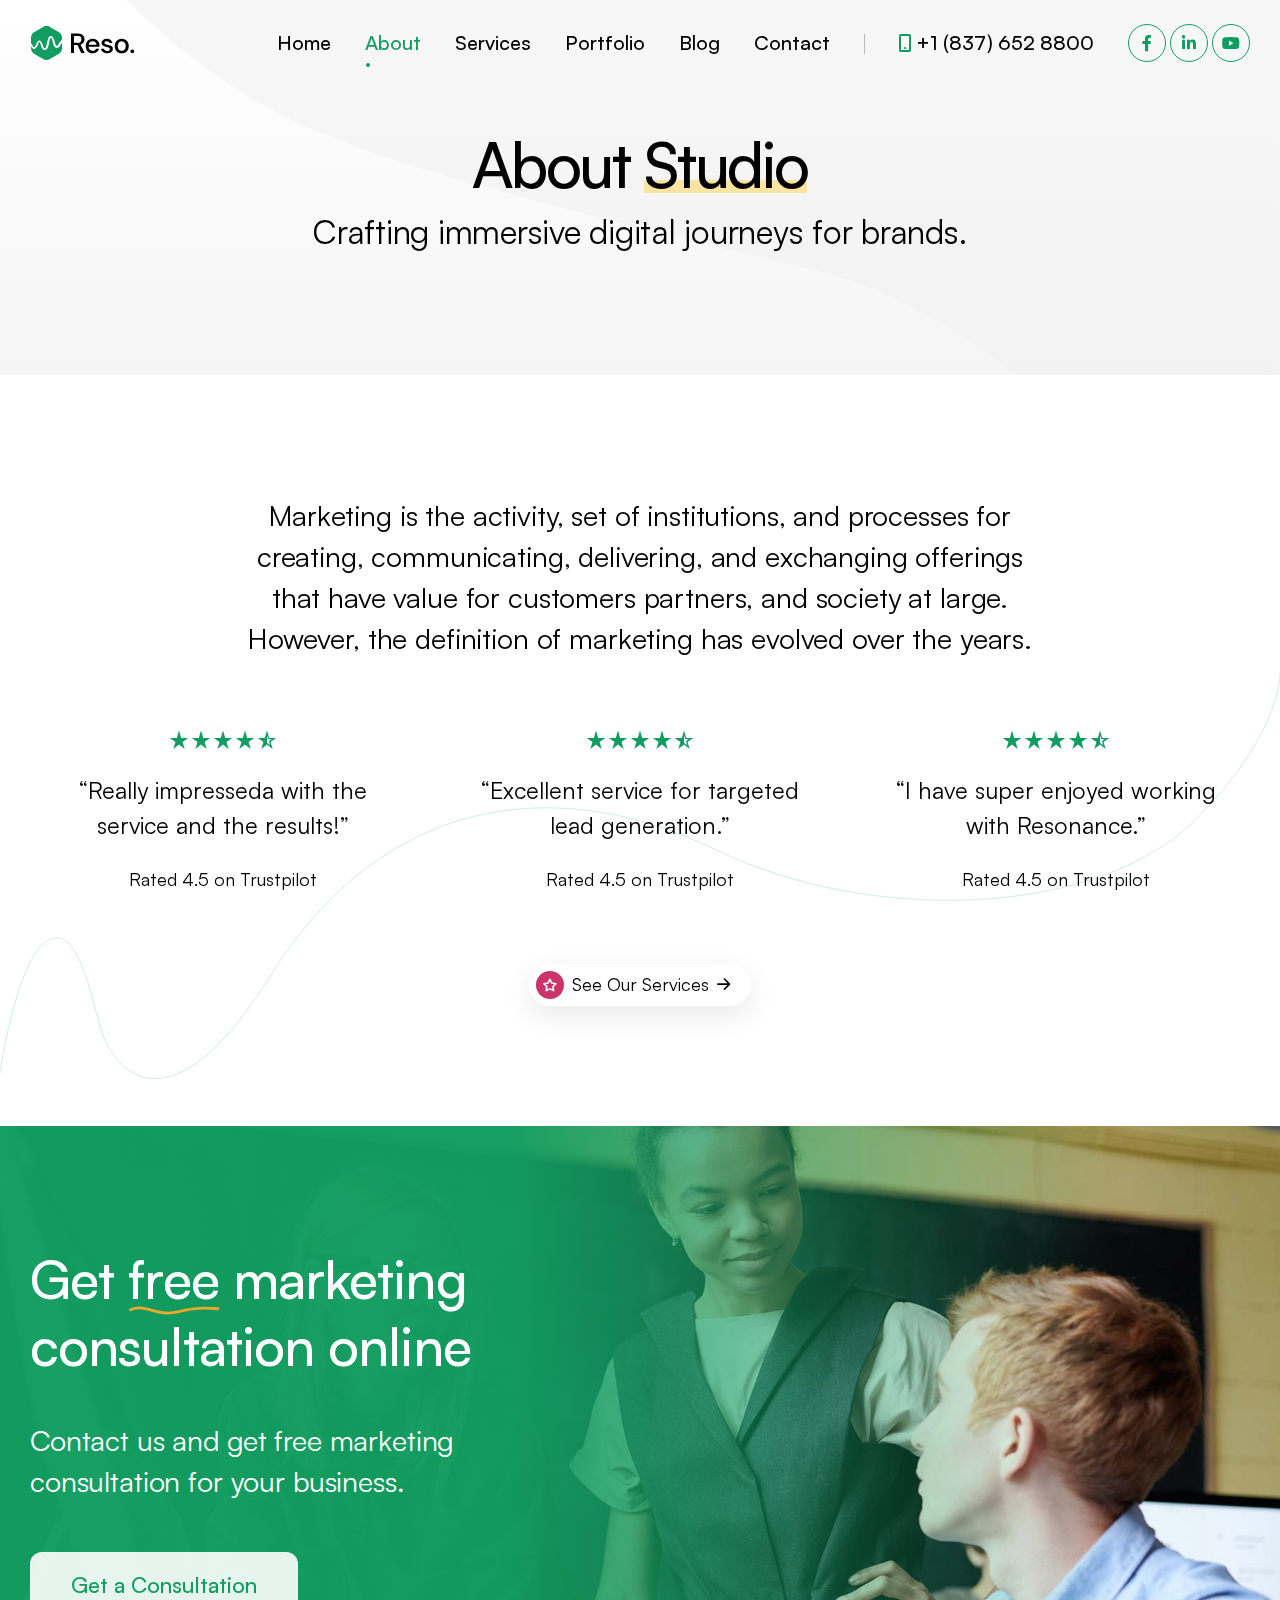
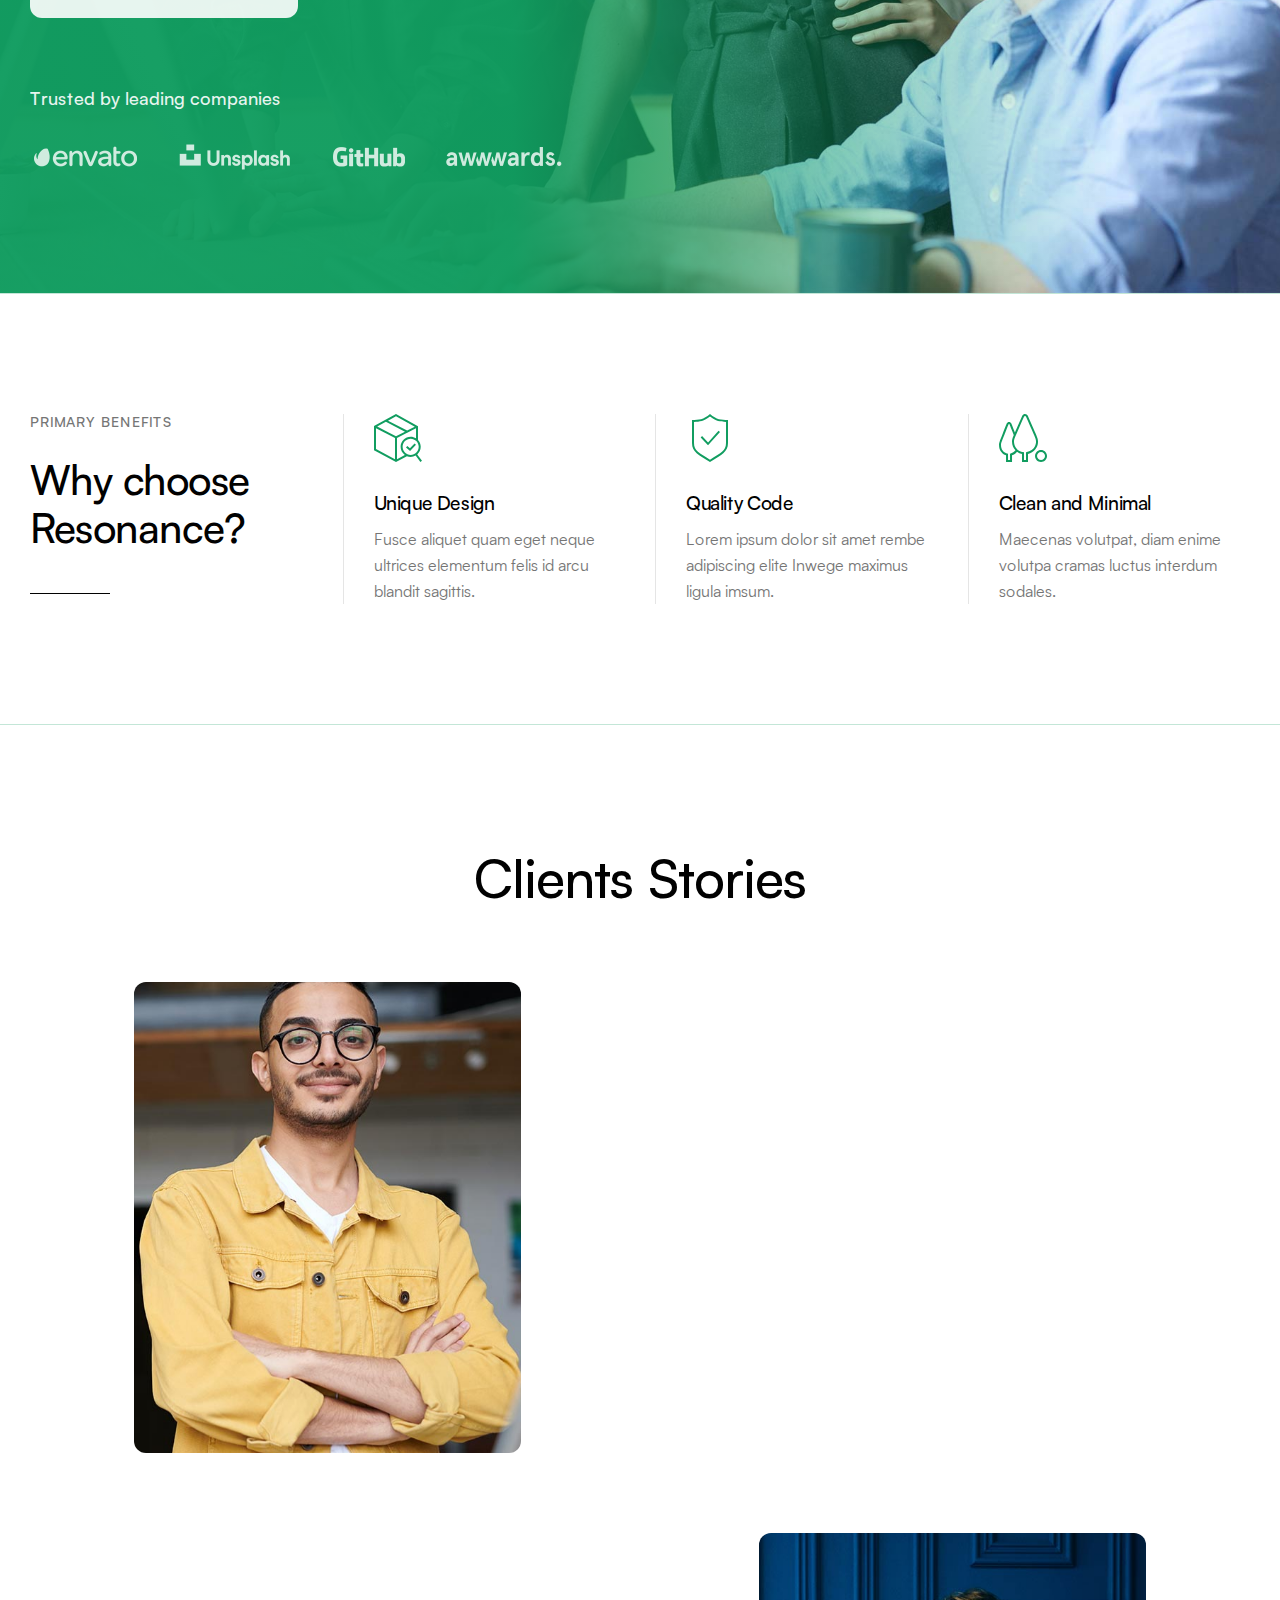
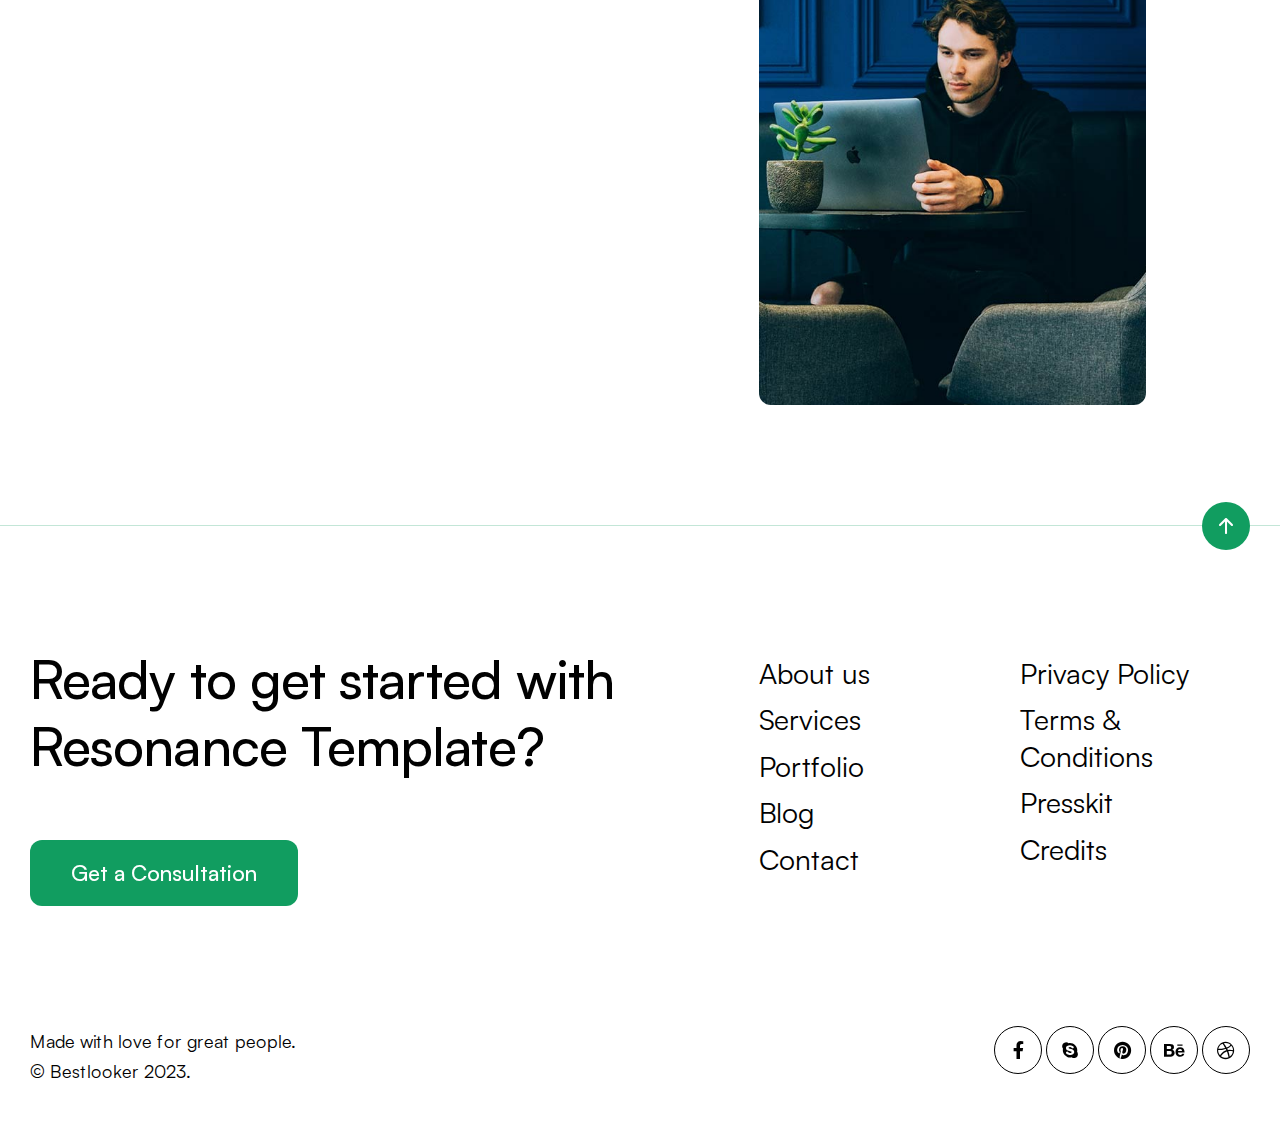
<file: www/corporate-about.html>
<!DOCTYPE html>
<!-- Change the value of lang="en" attribute if your website's language is not English.
You can find the code of your language here - https://www.w3schools.com/tags/ref_language_codes.asp -->
<html lang="en">
  <head>
    <title>Resonance &mdash; One & Multi Page Creative Template</title>
    <meta
      name="description"
      content="Resonance &mdash; One & Multi Page Creative Template"
    />
    <meta charset="utf-8" />
    <meta
      name="author"
      content="https://themeforest.net/user/bestlooker/portfolio"
    />
    <meta name="viewport" content="width=device-width, initial-scale=1.0" />

    <!-- Favicon -->
    <link rel="icon" href="images/favicon.png" type="image/png" sizes="any" />
    <link rel="icon" href="images/favicon.svg" type="image/svg+xml" />

    <!-- CSS -->
    <link rel="stylesheet" href="css/bootstrap.min.css" />
    <link rel="stylesheet" href="css/style.css" />
    <link rel="stylesheet" href="css/style-responsive.css" />
    <link rel="stylesheet" href="css/vertical-rhythm.min.css" />
    <link rel="stylesheet" href="css/magnific-popup.css" />
    <link rel="stylesheet" href="css/owl.carousel.css" />
    <link rel="stylesheet" href="css/splitting.css" />
    <link rel="stylesheet" href="css/YTPlayer.css" />
    <link rel="stylesheet" href="css/demo-corporate/demo-corporate.css" />
  </head>
  <body class="appear-animate">
    <!-- Page Loader -->
    <div class="page-loader color">
      <div class="loader">Loading...</div>
    </div>
    <!-- End Page Loader -->

    <!-- Skip to Content -->
    <a href="#main" class="btn skip-to-content">Skip to Content</a>
    <!-- End Skip to Content -->

    <!-- Page Wrap -->
    <div class="page" id="top">
      <!-- Navigation Panel -->
      <nav class="main-nav transparent stick-fixed wow-menubar wch-unset">
        <div class="main-nav-sub container">
          <!-- Logo  (* Add your text or image to the link tag. Use SVG or PNG image format. 
                    If you use a PNG logo image, the image resolution must be equal 200% of the visible logo
                    image size for support of retina screens. See details in the template documentation. *) -->
          <div class="nav-logo-wrap position-static local-scroll">
            <a href="corporate-multi-page.html" class="logo">
              <img
                src="images/demo-corporate/logo-dark.svg"
                alt="Your Company Logo"
                width="106"
                height="36"
              />
            </a>
          </div>

          <!-- Mobile Menu Button -->
          <div class="mobile-nav" role="button" tabindex="0">
            <i class="mobile-nav-icon"></i>
            <span class="visually-hidden">Menu</span>
          </div>

          <!-- Main Menu -->
          <div class="inner-nav desktop-nav">
            <ul class="clearlist local-scroll justify-content-end">
              <li><a href="corporate-multi-page.html">Home</a></li>
              <li><a href="corporate-about.html" class="active">About</a></li>
              <li><a href="corporate-services.html">Services</a></li>
              <li><a href="corporate-portfolio.html">Portfolio</a></li>
              <li><a href="corporate-blog.html">Blog</a></li>
              <li><a href="corporate-contact.html">Contact</a></li>

              <li class="desktop-nav-display">
                <div class="vr mt-2"></div>
              </li>

              <li>
                <a href="tel:+18376528800"
                  ><i
                    class="mi-mobile size-24 color-primary-1 align-center"
                  ></i>
                  +1 (837) 652 8800</a
                >
              </li>

              <!-- Social Links -->
              <li>
                <a href="#" class="no-hover opacity-1 pe-1"
                  ><span class="mn-soc-link mn-soc-link-color" title="Facebook"
                    ><i class="fa-facebook-f"></i
                  ></span>
                  <span class="mobile-nav-display-i">Facebook</span></a
                >
                <a href="#" class="no-hover opacity-1 pe-1"
                  ><span class="mn-soc-link mn-soc-link-color" title="LinkedIn"
                    ><i class="fa-linkedin-in"></i
                  ></span>
                  <span class="mobile-nav-display-i">LinkedIn</span></a
                >
                <a href="#" class="no-hover opacity-1"
                  ><span class="mn-soc-link mn-soc-link-color" title="Youtube"
                    ><i class="fa-youtube"></i
                  ></span>
                  <span class="mobile-nav-display-i">Youtube</span></a
                >
              </li>
              <!-- End Social Links  -->
            </ul>
          </div>
          <!-- End Main Menu -->
        </div>
      </nav>
      <!-- End Navigation Panel -->

      <main id="main">
        <!-- Home Section -->
        <section
          class="page-section bg-gradient-gray-light-1 bg-scroll overflow-hidden"
        >
          <!-- Background Shape -->
          <div class="bg-shape-1 wow fadeIn">
            <img
              class="opacity-05"
              src="images/demo-corporate/bg-shape-1.svg"
              alt=""
            />
          </div>
          <!-- End Background Shape -->

          <div class="container position-relative pt-10 pt-sm-40 text-center">
            <div class="row">
              <div class="col-lg-10 offset-lg-1">
                <h1 class="hs-title-9 mb-10">
                  <span class="wow charsAnimIn" data-splitting="chars">
                    About
                    <span class="mark-decoration-3-wrap"
                      >Studio<b
                        class="mark-decoration-3 wow scalexIn"
                        data-wow-delay="0.5s"
                      ></b
                    ></span>
                  </span>
                </h1>

                <p class="hs-descr mb-0 wow fadeIn" data-wow-delay="0.2s">
                  Crafting immersive digital journeys for brands.
                </p>
              </div>
            </div>
          </div>
        </section>
        <!-- End Home Section -->

        <!-- About Section -->
        <section class="page-section" id="about">
          <!-- Decorative Line -->
          <div class="bg-line-1 opacity-025">
            <img
              src="images/demo-corporate/decoration-2.svg"
              alt=""
              class="wow fadeIn"
              data-wow-delay="0.4s"
            />
          </div>
          <!-- End Decorative Line -->

          <div class="container position-relative">
            <div class="row mb-70 mb-sm-50 wow fadeInUp" data-wow-offset="0">
              <div
                class="col-md-10 offset-md-1 col-lg-8 offset-lg-2 text-center"
              >
                <p class="section-descr mb-0">
                  Marketing is the activity, set of institutions, and processes
                  for creating, communicating, delivering, and exchanging
                  offerings that have value for customers partners, and society
                  at large. However, the definition of marketing has evolved
                  over the years.
                </p>
              </div>
            </div>

            <!-- Testimonials Grid -->
            <div class="row mt-n50 mb-70 mb-sm-50">
              <!-- Testimonials Item -->
              <div class="col-md-4 mt-50 wow fadeInLeft" data-wow-delay="0s">
                <div class="text-center px-lg-4">
                  <div class="testimonials-5-stars">
                    <i class="icon-star-rate"></i>
                    <i class="icon-star-rate"></i>
                    <i class="icon-star-rate"></i>
                    <i class="icon-star-rate"></i>
                    <i class="icon-star-rate-a"></i>
                  </div>

                  <div class="testimonials-5-text">
                    “Really impresseda with the service and the results!”
                  </div>

                  <div class="testimonials-5-caption">
                    Rated 4.5 on Trustpilot
                  </div>
                </div>
              </div>
              <!-- End Testimonials Item -->

              <!-- Testimonials Item -->
              <div class="col-md-4 mt-50 wow fadeInLeft" data-wow-delay="0.15s">
                <div class="text-center px-lg-4">
                  <div class="testimonials-5-stars">
                    <i class="icon-star-rate"></i>
                    <i class="icon-star-rate"></i>
                    <i class="icon-star-rate"></i>
                    <i class="icon-star-rate"></i>
                    <i class="icon-star-rate-a"></i>
                  </div>

                  <div class="testimonials-5-text">
                    “Excellent service for targeted lead generation.”
                  </div>

                  <div class="testimonials-5-caption">
                    Rated 4.5 on Trustpilot
                  </div>
                </div>
              </div>
              <!-- End Testimonials Item -->

              <!-- Testimonials Item -->
              <div class="col-md-4 mt-50 wow fadeInLeft" data-wow-delay="0.3s">
                <div class="text-center px-lg-4">
                  <div class="testimonials-5-stars">
                    <i class="icon-star-rate"></i>
                    <i class="icon-star-rate"></i>
                    <i class="icon-star-rate"></i>
                    <i class="icon-star-rate"></i>
                    <i class="icon-star-rate-a"></i>
                  </div>

                  <div class="testimonials-5-text">
                    “I have super enjoyed working with Resonance.”
                  </div>

                  <div class="testimonials-5-caption">
                    Rated 4.5 on Trustpilot
                  </div>
                </div>
              </div>
              <!-- End Testimonials Item -->
            </div>
            <!-- End Testimonials Grid -->

            <div class="local-scroll text-center">
              <a
                href="corporate-services.html"
                class="btn btn-mod btn-w btn-with-icon btn-circle"
                ><span class="btn-icon color-3"
                  ><i class="mi-favorite"></i
                ></span>
                <span data-btn-animate="y"
                  >See Our Services <i class="mi-arrow-right"></i></span
              ></a>
            </div>
          </div>
        </section>
        <!-- End About Section -->

        <!-- Call to Action Section -->
        <section
          class="page-section bg-scroll light-content"
          style="background-image: url(images/section-bg-1.jpg)"
        >
          <!-- Desktop Overlay -->
          <div
            class="bg-overlay bg-gradient-primary-alpha-1 d-none d-md-block"
          ></div>
          <!-- End Desktop Overlay -->

          <!-- Mobile Overlay -->
          <div class="bg-overlay bg-primary-1 opacity-09 d-md-none"></div>
          <!-- End Mobile Overlay -->

          <div class="container position-relative">
            <div class="row">
              <div class="col-md-7 col-lg-6 col-xl-5">
                <h2 class="section-title mb-40 mb-xs-30">
                  Get <span class="mark-decoration-5">free</span> marketing
                  consultation online
                </h2>

                <p class="section-descr mb-50 mb-sm-40">
                  Contact us and get free marketing consultation for your
                  business.
                </p>

                <div class="local-scroll mb-70 mb-sm-50">
                  <a
                    href="corporate-contact.html"
                    class="btn btn-mod btn-w-c btn-large btn-round btn-hover-anim opacity-09"
                    ><span>Get a Consultation</span></a
                  >
                </div>
              </div>
            </div>

            <!-- Logotypes -->
            <div class="row">
              <div class="col-md-6">
                <h2 class="section-title-tiny opacity-09 mb-30">
                  Trusted by leading companies
                </h2>

                <div class="logo-grid">
                  <img
                    class="logo-grid-img"
                    src="images/logo-1.png"
                    width="110"
                    height="33"
                    alt="Image description is here"
                  />
                  <img
                    class="logo-grid-img"
                    src="images/logo-2.png"
                    width="119"
                    height="33"
                    alt="Image description is here"
                  />
                  <img
                    class="logo-grid-img"
                    src="images/logo-3.png"
                    width="79"
                    height="33"
                    alt="Image description is here"
                  />
                  <img
                    class="logo-grid-img"
                    src="images/logo-4.png"
                    width="122"
                    height="33"
                    alt="Image description is here"
                  />
                </div>
              </div>
            </div>
            <!-- End Logotypes -->
          </div>
        </section>
        <!-- End Call to Action Section -->

        <!-- Divider -->
        <hr class="mt-0 mb-0" />
        <!-- End Divider -->

        <!-- Benefits Section -->
        <section class="page-section">
          <div class="container position-relative">
            <!-- Grid -->
            <div class="row">
              <!-- Text -->
              <div class="col-md-12 col-lg-3 mb-md-50">
                <h2 class="section-caption mb-xs-10">Primary Benefits</h2>

                <h3 class="section-title-small mb-40">Why choose Resonance?</h3>

                <div class="section-line"></div>
              </div>
              <!-- End Text -->

              <!-- Feature Item -->
              <div
                class="col-md-4 col-lg-3 d-flex align-items-stretch mb-sm-30"
              >
                <div class="alt-features-item border-left mt-0">
                  <div class="alt-features-icon">
                    <svg
                      width="24"
                      height="24"
                      viewBox="0 0 24 24"
                      fill="currentColor"
                      aria-hidden="true"
                      focusable="false"
                      xmlns="http://www.w3.org/2000/svg"
                      fill-rule="evenodd"
                      clip-rule="evenodd"
                    >
                      <path
                        d="M21.62 20.196c1.055-.922 1.737-2.262 1.737-3.772 0-1.321-.521-2.515-1.357-3.412v-6.946l-11.001-6.066-11 6v12.131l11 5.869 5.468-2.917c.578.231 1.205.367 1.865.367.903 0 1.739-.258 2.471-.676l2.394 3.226.803-.596-2.38-3.208zm-11.121 2.404l-9.5-5.069v-10.447l9.5 4.946v10.57zm1-.001v-10.567l5.067-2.608.029.015.021-.04 4.384-2.256v5.039c-.774-.488-1.686-.782-2.668-.782-2.773 0-5.024 2.252-5.024 5.024 0 1.686.838 3.171 2.113 4.083l-3.922 2.092zm6.833-2.149c-2.219 0-4.024-1.808-4.024-4.026s1.805-4.025 4.024-4.025c2.22 0 4.025 1.807 4.025 4.025 0 2.218-1.805 4.026-4.025 4.026zm-.364-3.333l-1.306-1.147-.66.751 2.029 1.782 2.966-3.12-.725-.689-2.304 2.423zm-16.371-10.85l4.349-2.372 9.534 4.964-4.479 2.305-9.404-4.897zm9.4-5.127l9.404 5.186-3.832 1.972-9.565-4.98 3.993-2.178z"
                      />
                    </svg>
                  </div>
                  <h4 class="alt-features-title">Unique Design</h4>
                  <div class="alt-features-descr">
                    Fusce aliquet quam eget neque ultrices elementum felis id
                    arcu blandit sagittis.
                  </div>
                </div>
              </div>
              <!-- End Feature Item -->

              <!-- Feature Item -->
              <div
                class="col-md-4 col-lg-3 d-flex align-items-stretch mb-sm-30"
              >
                <div class="alt-features-item border-left mt-0">
                  <div class="alt-features-icon">
                    <svg
                      width="24"
                      height="24"
                      viewBox="0 0 24 24"
                      fill="currentColor"
                      aria-hidden="true"
                      focusable="false"
                      xmlns="http://www.w3.org/2000/svg"
                      fill-rule="evenodd"
                      clip-rule="evenodd"
                    >
                      <path
                        d="M12 0c-3.371 2.866-5.484 3-9 3v11.535c0 4.603 3.203 5.804 9 9.465 5.797-3.661 9-4.862 9-9.465v-11.535c-3.516 0-5.629-.134-9-3zm0 1.292c2.942 2.31 5.12 2.655 8 2.701v10.542c0 3.891-2.638 4.943-8 8.284-5.375-3.35-8-4.414-8-8.284v-10.542c2.88-.046 5.058-.391 8-2.701zm5 7.739l-5.992 6.623-3.672-3.931.701-.683 3.008 3.184 5.227-5.878.728.685z"
                      />
                    </svg>
                  </div>
                  <h4 class="alt-features-title">Quality Code</h4>
                  <div class="alt-features-descr">
                    Lorem ipsum dolor sit amet rembe adipiscing elite Inwege
                    maximus ligula imsum.
                  </div>
                </div>
              </div>
              <!-- End Feature Item -->

              <!-- Feature Item -->
              <div class="col-md-4 col-lg-3 d-flex align-items-stretch">
                <div class="alt-features-item border-left mt-0">
                  <div class="alt-features-icon">
                    <svg
                      width="24"
                      height="24"
                      viewBox="0 0 24 24"
                      fill="currentColor"
                      aria-hidden="true"
                      focusable="false"
                      xmlns="http://www.w3.org/2000/svg"
                      fill-rule="evenodd"
                      clip-rule="evenodd"
                    >
                      <path
                        d="M6.514 24.015h-3v-3.39c-2.08-.638-3.5-2.652-3.5-5.04 0-1.19.202-1.693 1.774-5.603.521-1.294 1.195-2.97 2.068-5.179.204-.518.67-.806 1.17-.802.482.004.941.284 1.146.802.718 1.817 1.302 3.274 1.777 4.454.26-.596.567-1.288.928-2.103.694-1.565 1.591-3.592 2.754-6.265.258-.592.881-.906 1.397-.888.572.015 1.126.329 1.369.888 1.163 2.673 2.06 4.7 2.754 6.265 2.094 4.727 2.363 5.334 2.363 6.764 0 2.927-2.078 5.422-5 6.082v4.015h-3v-4.015c-.943-.213-1.797-.617-2.523-1.165-.612.845-1.466 1.48-2.477 1.79v3.39zm14.493-6c1.652 0 2.993 1.341 2.993 2.993s-1.341 2.993-2.993 2.993-2.993-1.341-2.993-2.993 1.341-2.993 2.993-2.993zm.007.993c1.104 0 2 .896 2 2s-.896 2-2 2-2-.896-2-2 .896-2 2-2zm-7.5 3.993v-3.839c4.906-.786 5-4.751 5-5.244 0-1.218-.216-1.705-2.277-6.359-2.134-4.82-2.721-6.198-2.755-6.261-.079-.145-.193-.292-.455-.297-.238 0-.37.092-.481.297-.034.063-.621 1.441-2.755 6.261-2.061 4.654-2.277 5.141-2.277 6.359 0 .493.094 4.458 5 5.244v3.839h1zm-6.123-12.448l-.08-.198c-1.589-3.957-2.04-5.116-2.067-5.171-.072-.151-.15-.226-.226-.228-.109 0-.188.13-.235.228-.028.05-.316.818-2.066 5.171-1.542 3.833-1.703 4.233-1.703 5.23 0 1.988 1.076 3.728 3.5 4.25v3.166h1v-3.166c1.266-.273 2.159-.876 2.725-1.666-1.078-1.12-1.725-2.619-1.725-4.251 0-.979.126-1.572.877-3.365z"
                      />
                    </svg>
                  </div>
                  <h4 class="alt-features-title">Clean and Minimal</h4>
                  <div class="alt-features-descr">
                    Maecenas volutpat, diam enime volutpa cramas luctus interdum
                    sodales.
                  </div>
                </div>
              </div>
              <!-- End Feature Item -->
            </div>
            <!-- End Grid -->
          </div>
        </section>
        <!-- End Benefits Section -->

        <!-- Divider -->
        <hr class="mt-0 mb-0" />
        <!-- End Divider -->

        <!-- Testimonials Section -->
        <section class="page-section" id="clients-stories">
          <div class="container position-relative">
            <div class="row">
              <div class="col-md-8 offset-md-2 col-lg-6 offset-lg-3">
                <h2 class="section-title mb-70 mb-sm-50 text-center">
                  Clients Stories
                </h2>
              </div>
            </div>

            <!-- Testimonial -->
            <div class="row mb-80 mb-sm-60">
              <div class="col-md-5 col-lg-4 offset-lg-1 mb-sm-40">
                <div class="overflow-hidden round">
                  <img
                    src="images/testimonial-1.jpg"
                    alt="Image Description"
                    class="wow scaleOutIn"
                  />
                </div>
              </div>

              <div
                class="col-md-6 offset-md-1 col-lg-5 offset-lg-1 d-flex align-items-center wow fadeInUp"
              >
                <blockquote class="testimonials-6-item">
                  <div class="testimonials-6-icon" aria-hidden="true">“</div>

                  <p class="testimonials-6-text mb-40">
                    This is template is so beautiful and has such wonderful new
                    options. It is updated often which gives me even more
                    quality. The support is the absolute best I've ever had the
                    pleasure of interacting with. Quick, courteous, premium and
                    extremely helpful!
                  </p>

                  <div class="section-line mb-10"></div>

                  <footer>
                    <div class="testimonials-6-author">Adam Peterson</div>
                    <div class="testimonials-6-position">
                      Marketing Consultant
                    </div>
                  </footer>
                </blockquote>
              </div>
            </div>
            <!-- End Testimonial -->

            <!-- Testimonial -->
            <div class="row">
              <div
                class="col-md-5 offset-md-1 col-lg-4 offset-lg-1 order-md-last mb-sm-40"
              >
                <div class="overflow-hidden round">
                  <img
                    src="images/testimonial-2.jpg"
                    alt="Image Description"
                    class="wow scaleOutIn"
                  />
                </div>
              </div>

              <div
                class="col-md-6 col-lg-5 offset-lg-1 d-flex align-items-center wow fadeInUp"
              >
                <blockquote class="testimonials-6-item">
                  <div class="testimonials-6-icon" aria-hidden="true">“</div>

                  <p class="testimonials-6-text mb-40">
                    Optimization and structure are verry good for SEO basics. A
                    remarkable model, everything has been thought out with
                    talent, the design, the various adaptations. Beautifull
                    template, nice code and easy to customize.
                  </p>

                  <div class="section-line mb-10"></div>

                  <footer>
                    <div class="testimonials-6-author">Jordan Harvey</div>
                    <div class="testimonials-6-position">SEO/SMO Expert</div>
                  </footer>
                </blockquote>
              </div>
            </div>
            <!-- End Testimonial -->
          </div>
        </section>
        <!-- End Testimonials Section -->
      </main>

      <!-- Divider -->
      <hr class="mt-0 mb-0" />
      <!-- End Divider -->

      <!-- Footer -->
      <footer class="footer-2 pb-50">
        <div class="container position-relative">
          <!-- Back to Top Link -->
          <div class="local-scroll position-relative z-index-1">
            <a
              href="#top"
              class="link-to-top color position-absolute top-0 end-0 translate-middle-y"
            >
              <i class="mi-arrow-up size-24"></i>
              <span class="visually-hidden">Scroll to top</span>
            </a>
          </div>
          <!-- End Back to Top Link -->

          <div class="page-section">
            <div class="row">
              <div class="col-lg-6 mb-md-60">
                <h2 class="section-title mb-60 mb-sm-40">
                  Ready to get started with Resonance Template?
                </h2>

                <div class="local-scroll">
                  <a
                    href="corporate-contact.html"
                    class="btn btn-mod btn-color btn-large btn-round btn-hover-anim"
                  >
                    <span>Get a Consultation</span>
                  </a>
                </div>
              </div>

              <div class="col-lg-5 offset-lg-1 pt-10">
                <div class="row">
                  <div class="col-md-6 mb-sm-40">
                    <ul class="fw-menu-large clearlist">
                      <li>
                        <a href="#">About us</a>
                      </li>
                      <li>
                        <a href="#">Services</a>
                      </li>
                      <li>
                        <a href="#">Portfolio</a>
                      </li>
                      <li>
                        <a href="#">Blog</a>
                      </li>
                      <li>
                        <a href="#">Contact</a>
                      </li>
                    </ul>
                  </div>

                  <div class="col-md-6">
                    <ul class="fw-menu-large clearlist">
                      <li>
                        <a href="#">Privacy Policy</a>
                      </li>
                      <li>
                        <a href="#">Terms & Conditions</a>
                      </li>
                      <li>
                        <a href="#">Presskit</a>
                      </li>
                      <li>
                        <a href="#">Credits</a>
                      </li>
                    </ul>
                  </div>
                </div>
              </div>
            </div>
          </div>

          <!-- Footer Text -->
          <div class="row">
            <div class="col-md-6 mb-sm-40">
              Made with love for great people. <br />
              © Bestlooker 2023.
            </div>

            <!-- Social Links -->
            <div class="col-md-6 footer-2-social-links text-md-end mb-md-40">
              <a
                href="#"
                title="Facebook"
                rel="noopener nofollow"
                target="_blank"
              >
                <span class="visually-hidden">Facebook</span>
                <i class="fa-facebook-f"></i>
              </a>
              <a
                href="#"
                title="Twitter"
                rel="noopener nofollow"
                target="_blank"
              >
                <span class="visually-hidden">Skype</span>
                <i class="fa-skype"></i>
              </a>
              <a
                href="#"
                title="Pinterest"
                rel="noopener nofollow"
                target="_blank"
              >
                <span class="visually-hidden">Pinterest</span>
                <i class="fa-pinterest"></i>
              </a>
              <a
                href="#"
                title="Behance"
                rel="noopener nofollow"
                target="_blank"
              >
                <span class="visually-hidden">Behance</span>
                <i class="fa-behance"></i>
              </a>
              <a
                href="#"
                title="Dribbble"
                rel="noopener nofollow"
                target="_blank"
              >
                <span class="visually-hidden">Dribbble</span>
                <i class="fa-dribbble"></i>
              </a>
            </div>
            <!-- End Social Links -->
          </div>
          <!-- End Footer Text -->
        </div>
      </footer>
      <!-- End Footer -->
    </div>
    <!-- End Page Wrap -->

    <!-- JS -->
    <script src="js/jquery.min.js"></script>
    <script src="js/bootstrap.bundle.min.js"></script>
    <script src="js/plugins.js"></script>
    <script src="js/jquery.ajaxchimp.min.js"></script>
    <script src="js/contact-form.js"></script>
    <script src="js/all.js"></script>
    <!-- End JS -->
  </body>
</html>
</file>
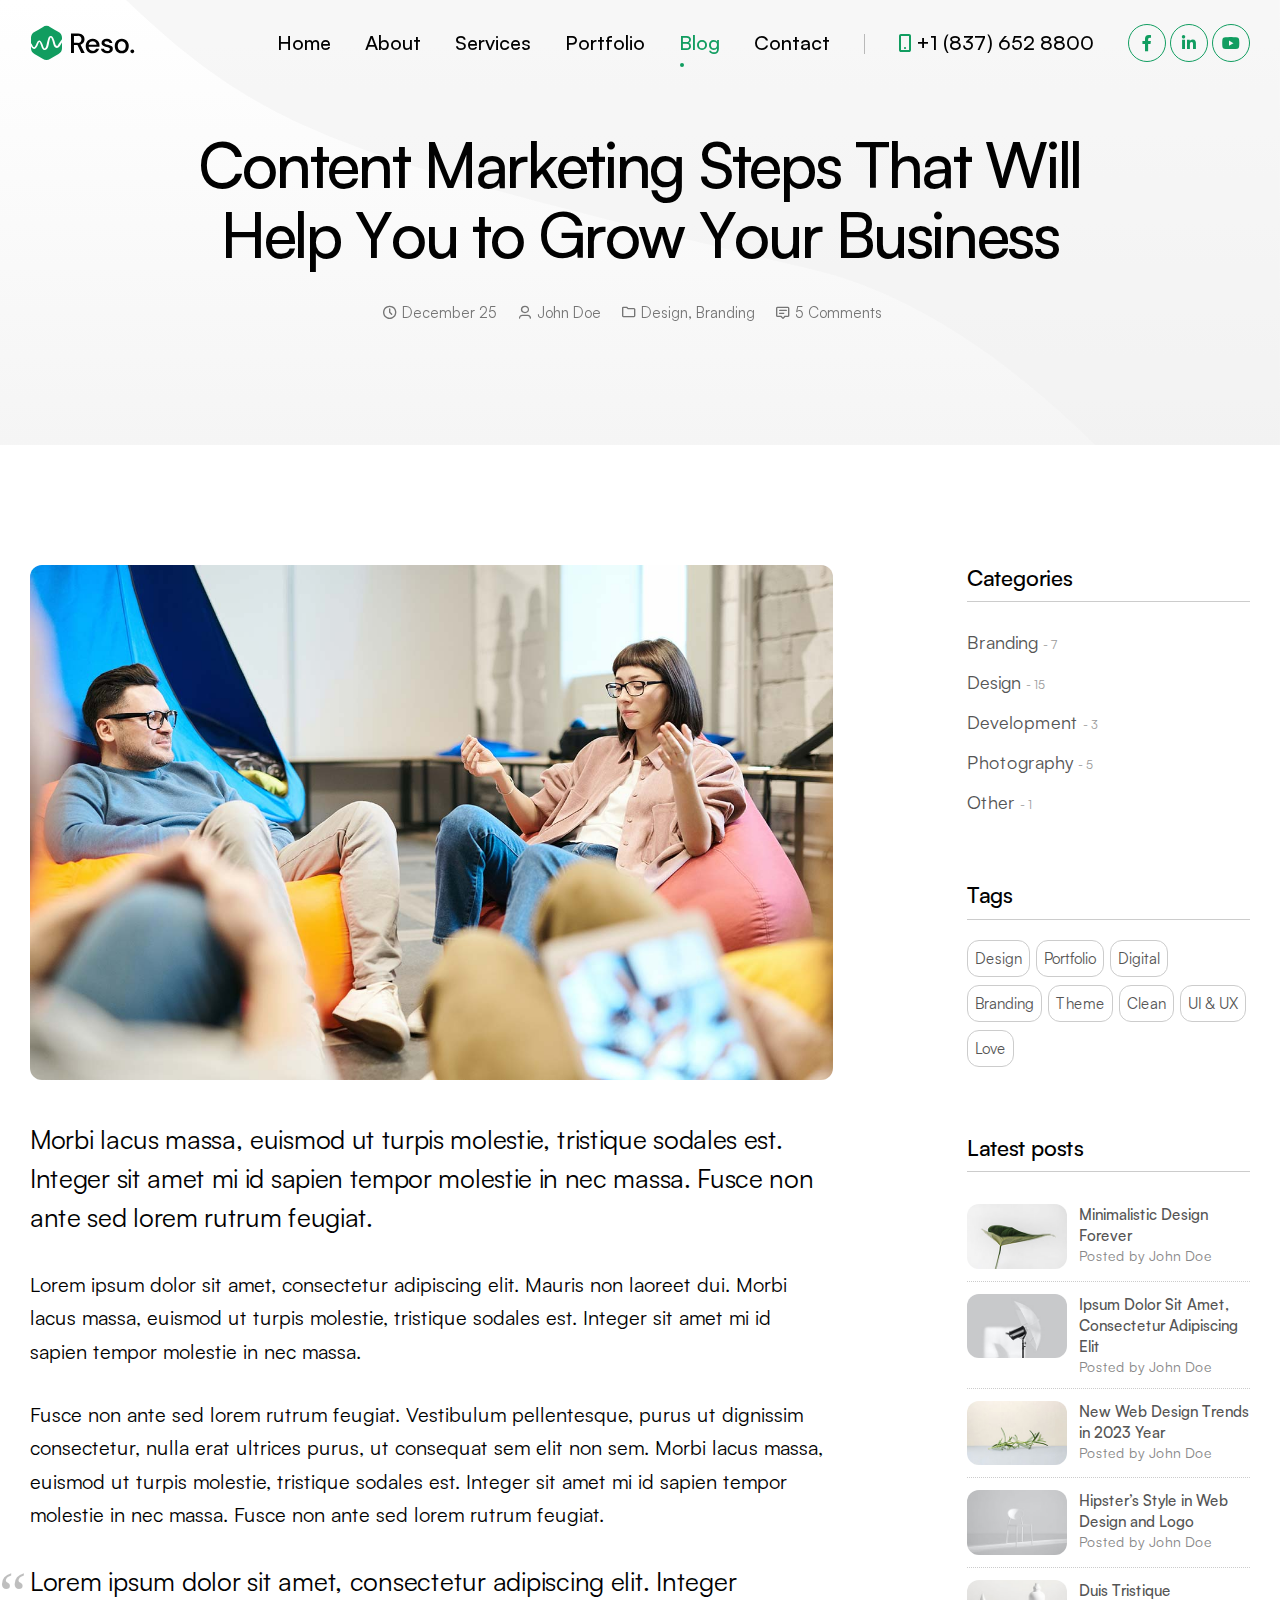
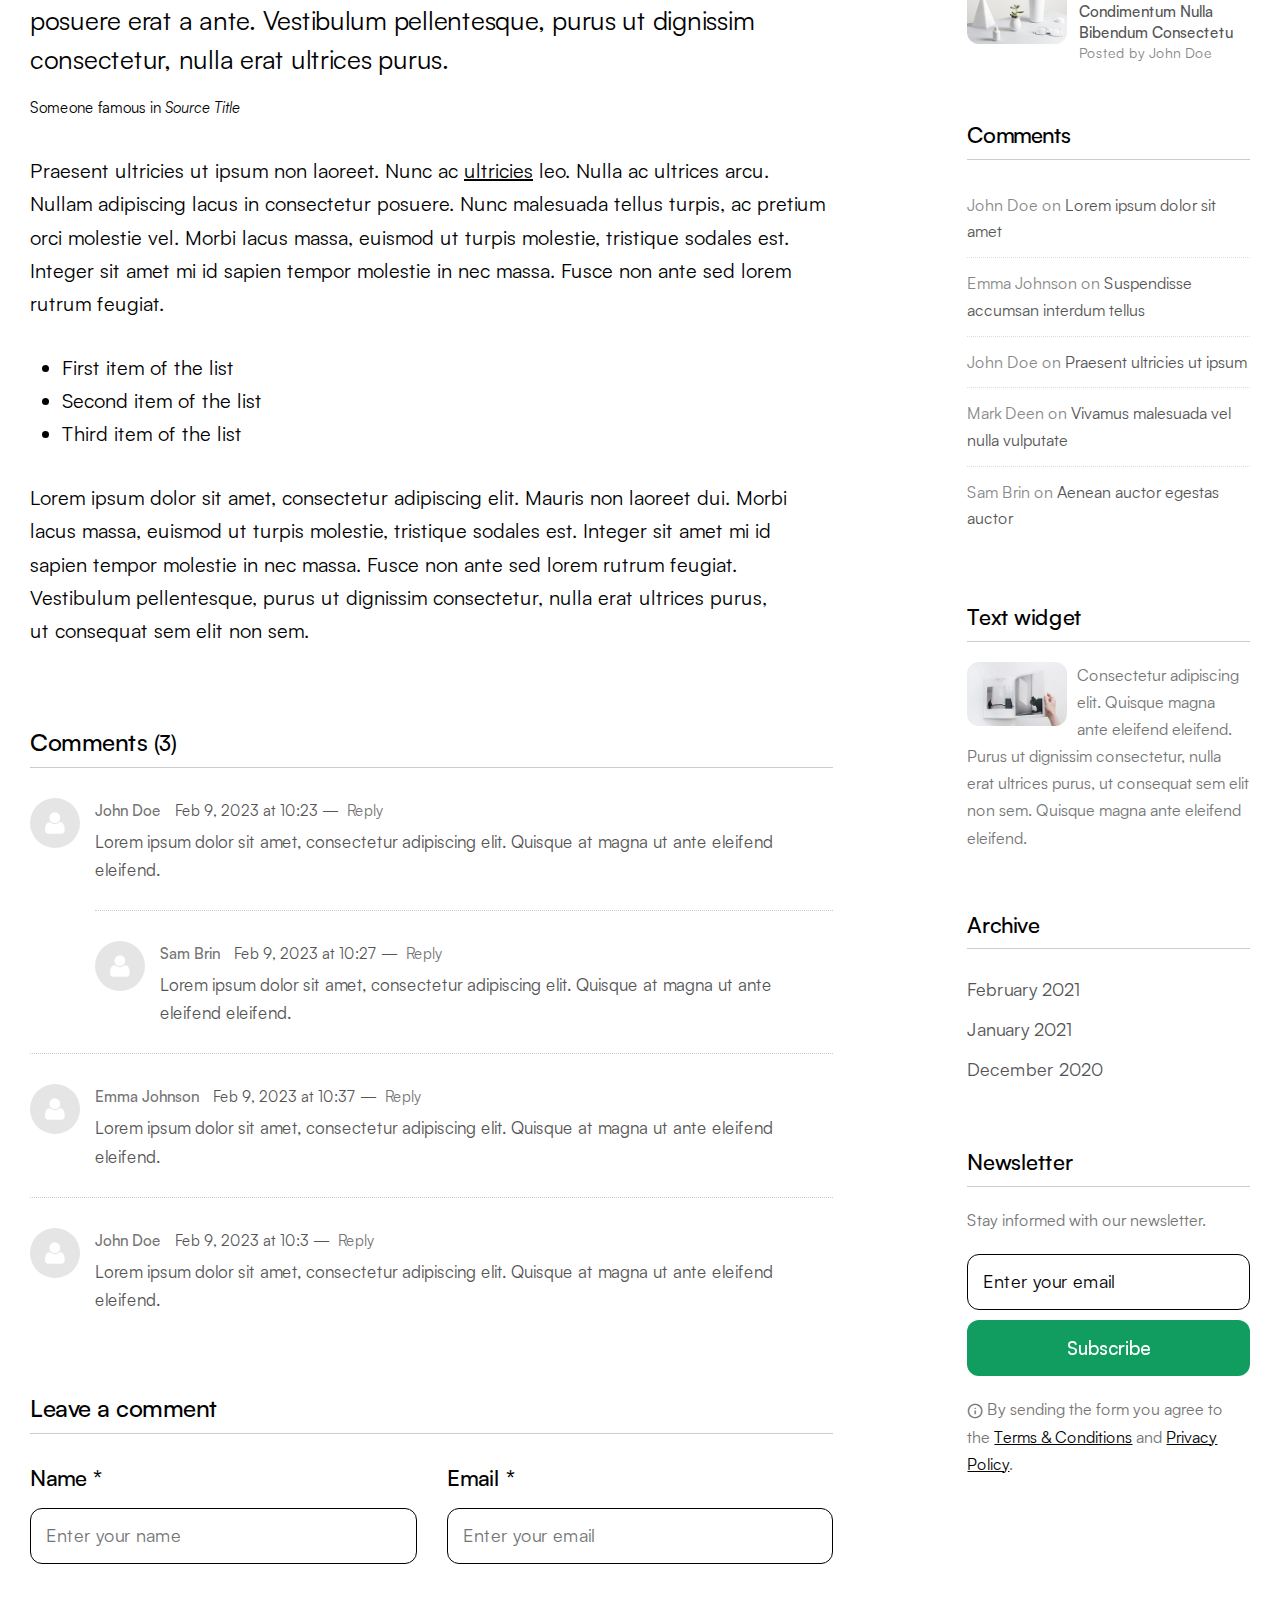
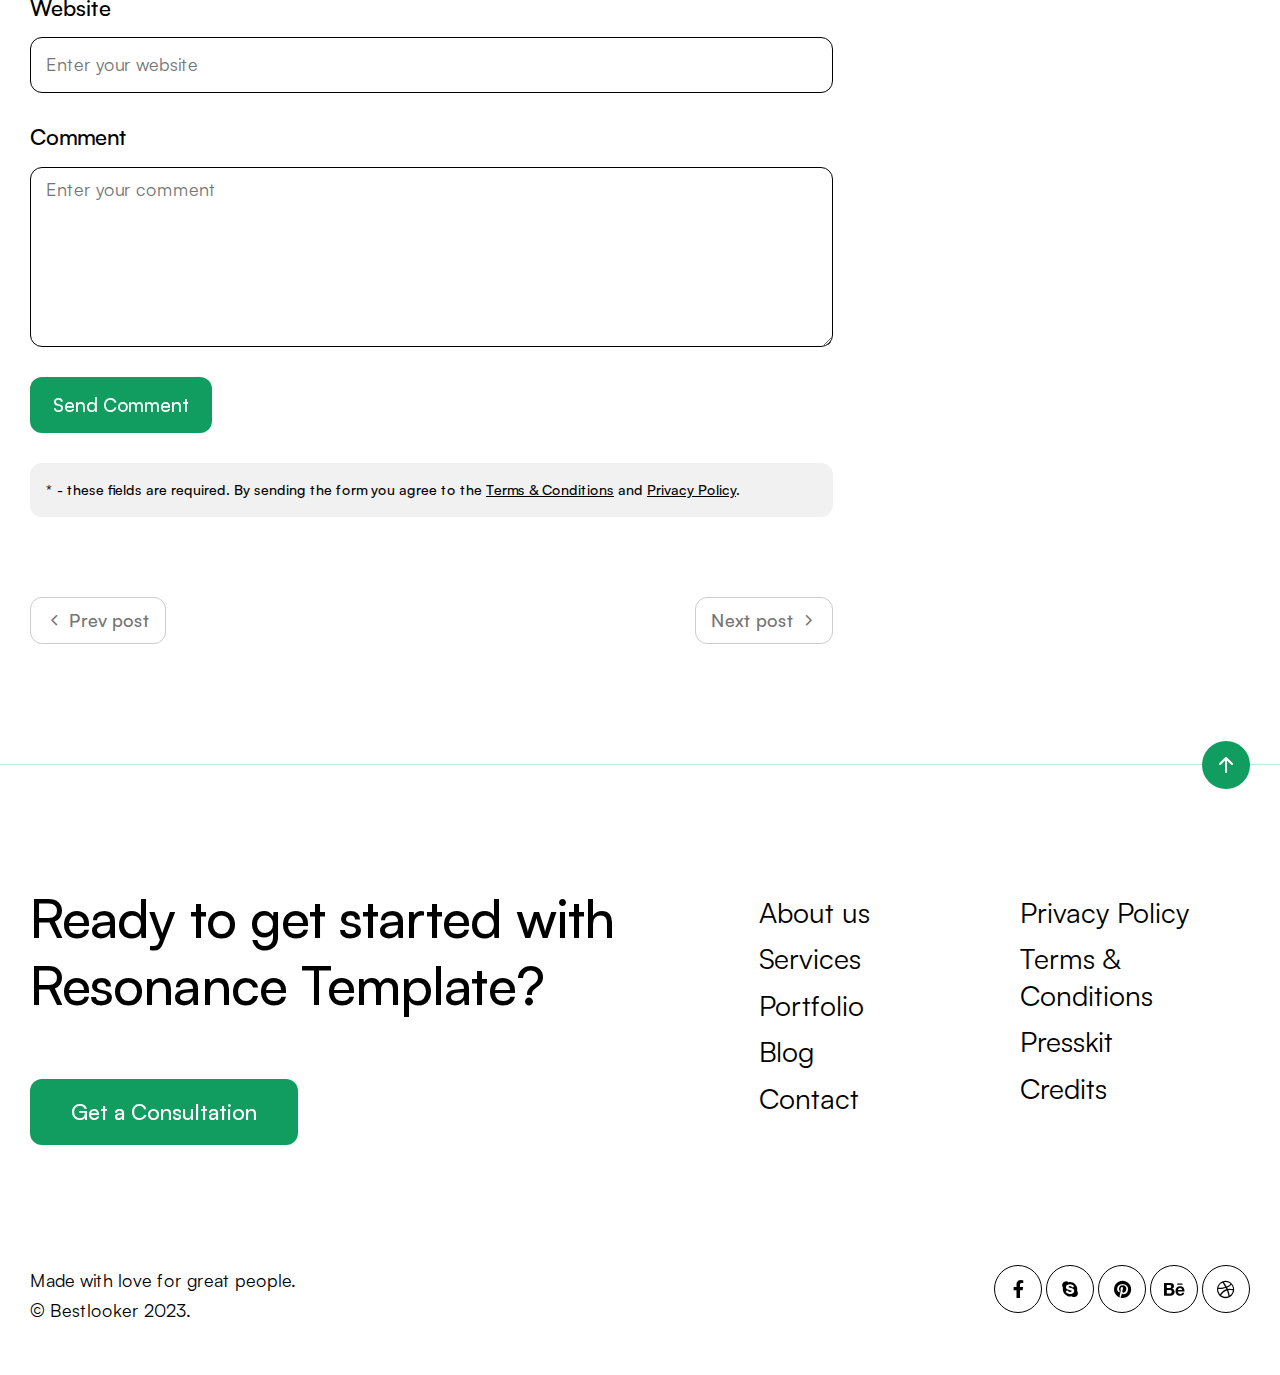
<file: www/corporate-blog-single.html>
<!DOCTYPE html>
<!-- Change the value of lang="en" attribute if your website's language is not English.
You can find the code of your language here - https://www.w3schools.com/tags/ref_language_codes.asp -->
<html lang="en">
  <head>
    <title>Resonance &mdash; One & Multi Page Creative Template</title>
    <meta
      name="description"
      content="Resonance &mdash; One & Multi Page Creative Template"
    />
    <meta charset="utf-8" />
    <meta
      name="author"
      content="https://themeforest.net/user/bestlooker/portfolio"
    />
    <meta name="viewport" content="width=device-width, initial-scale=1.0" />

    <!-- Favicon -->
    <link rel="icon" href="images/favicon.png" type="image/png" sizes="any" />
    <link rel="icon" href="images/favicon.svg" type="image/svg+xml" />

    <!-- CSS -->
    <link rel="stylesheet" href="css/bootstrap.min.css" />
    <link rel="stylesheet" href="css/style.css" />
    <link rel="stylesheet" href="css/style-responsive.css" />
    <link rel="stylesheet" href="css/vertical-rhythm.min.css" />
    <link rel="stylesheet" href="css/magnific-popup.css" />
    <link rel="stylesheet" href="css/owl.carousel.css" />
    <link rel="stylesheet" href="css/splitting.css" />
    <link rel="stylesheet" href="css/YTPlayer.css" />
    <link rel="stylesheet" href="css/demo-corporate/demo-corporate.css" />
  </head>
  <body class="appear-animate">
    <!-- Page Loader -->
    <div class="page-loader color">
      <div class="loader">Loading...</div>
    </div>
    <!-- End Page Loader -->

    <!-- Skip to Content -->
    <a href="#main" class="btn skip-to-content">Skip to Content</a>
    <!-- End Skip to Content -->

    <!-- Page Wrap -->
    <div class="page" id="top">
      <!-- Navigation Panel -->
      <nav class="main-nav transparent stick-fixed wow-menubar wch-unset">
        <div class="main-nav-sub container">
          <!-- Logo  (* Add your text or image to the link tag. Use SVG or PNG image format. 
                    If you use a PNG logo image, the image resolution must be equal 200% of the visible logo
                    image size for support of retina screens. See details in the template documentation. *) -->
          <div class="nav-logo-wrap position-static local-scroll">
            <a href="corporate-multi-page.html" class="logo">
              <img
                src="images/demo-corporate/logo-dark.svg"
                alt="Your Company Logo"
                width="106"
                height="36"
              />
            </a>
          </div>

          <!-- Mobile Menu Button -->
          <div class="mobile-nav" role="button" tabindex="0">
            <i class="mobile-nav-icon"></i>
            <span class="visually-hidden">Menu</span>
          </div>

          <!-- Main Menu -->
          <div class="inner-nav desktop-nav">
            <ul class="clearlist local-scroll justify-content-end">
              <li><a href="corporate-multi-page.html">Home</a></li>
              <li><a href="corporate-about.html">About</a></li>
              <li><a href="corporate-services.html">Services</a></li>
              <li><a href="corporate-portfolio.html">Portfolio</a></li>
              <li><a href="corporate-blog.html" class="active">Blog</a></li>
              <li><a href="corporate-contact.html">Contact</a></li>

              <li class="desktop-nav-display">
                <div class="vr mt-2"></div>
              </li>

              <li>
                <a href="tel:+18376528800"
                  ><i
                    class="mi-mobile size-24 color-primary-1 align-center"
                  ></i>
                  +1 (837) 652 8800</a
                >
              </li>

              <!-- Social Links -->
              <li>
                <a href="#" class="no-hover opacity-1 pe-1"
                  ><span class="mn-soc-link mn-soc-link-color" title="Facebook"
                    ><i class="fa-facebook-f"></i
                  ></span>
                  <span class="mobile-nav-display-i">Facebook</span></a
                >
                <a href="#" class="no-hover opacity-1 pe-1"
                  ><span class="mn-soc-link mn-soc-link-color" title="LinkedIn"
                    ><i class="fa-linkedin-in"></i
                  ></span>
                  <span class="mobile-nav-display-i">LinkedIn</span></a
                >
                <a href="#" class="no-hover opacity-1"
                  ><span class="mn-soc-link mn-soc-link-color" title="Youtube"
                    ><i class="fa-youtube"></i
                  ></span>
                  <span class="mobile-nav-display-i">Youtube</span></a
                >
              </li>
              <!-- End Social Links  -->
            </ul>
          </div>
          <!-- End Main Menu -->
        </div>
      </nav>
      <!-- End Navigation Panel -->

      <main id="main">
        <!-- Home Section -->
        <section
          class="page-section bg-gradient-gray-light-1 bg-scroll overflow-hidden"
        >
          <!-- Background Shape -->
          <div class="bg-shape-1 wow fadeIn">
            <img
              class="opacity-05"
              src="images/demo-corporate/bg-shape-1.svg"
              alt=""
            />
          </div>
          <!-- End Background Shape -->

          <div class="container position-relative pt-10 pt-sm-40 text-center">
            <div class="row">
              <div class="col-lg-10 offset-lg-1">
                <h1 class="hs-title-9 mb-20">
                  <span class="wow charsAnimIn" data-splitting="chars">
                    Content Marketing Steps That Will Help You to Grow Your
                    Business
                  </span>
                </h1>

                <!-- Author, Categories, Comments -->
                <div
                  class="blog-item-data mt-30 mt-sm-10 mb-0 wow fadeIn"
                  data-wow-delay="0.2s"
                >
                  <div class="d-inline-block me-3">
                    <a href="#"
                      ><i class="mi-clock size-16"></i
                      ><span class="visually-hidden">Date:</span> December 25</a
                    >
                  </div>
                  <div class="d-inline-block me-3">
                    <a href="#"
                      ><i class="mi-user size-16"></i
                      ><span class="visually-hidden">Author:</span> John Doe</a
                    >
                  </div>
                  <div class="d-inline-block me-3">
                    <i class="mi-folder size-16"></i>
                    <span class="visually-hidden">Categories:</span>
                    <a href="#">Design</a>, <a href="#">Branding</a>
                  </div>
                  <div class="d-inline-block me-3">
                    <a href="#"
                      ><i class="mi-message size-16"></i> 5 Comments</a
                    >
                  </div>
                </div>
                <!-- End Author, Categories, Comments -->
              </div>
            </div>
          </div>
        </section>
        <!-- End Home Section -->

        <!-- Section -->
        <section class="page-section">
          <div class="container relative">
            <div class="row">
              <!-- Content -->
              <div class="col-lg-8 mb-md-80">
                <!-- Post -->
                <div class="blog-item mb-80 mb-xs-40">
                  <div class="blog-item-body">
                    <div class="mb-40 mb-xs-30">
                      <img
                        class="round"
                        src="images/post-single.jpg"
                        alt="Image Description"
                      />
                    </div>

                    <p class="lead">
                      Morbi lacus massa, euismod ut turpis molestie, tristique
                      sodales est. Integer sit amet mi id sapien tempor molestie
                      in nec massa. Fusce non ante sed lorem rutrum feugiat.
                    </p>

                    <p>
                      Lorem ipsum dolor sit amet, consectetur adipiscing elit.
                      Mauris non laoreet dui. Morbi lacus massa, euismod ut
                      turpis molestie, tristique sodales est. Integer sit amet
                      mi id sapien tempor molestie in nec massa.
                    </p>

                    <p>
                      Fusce non ante sed lorem rutrum feugiat. Vestibulum
                      pellentesque, purus ut&nbsp;dignissim consectetur, nulla
                      erat ultrices purus, ut&nbsp;consequat sem elit non sem.
                      Morbi lacus massa, euismod ut turpis molestie, tristique
                      sodales est. Integer sit amet mi id sapien tempor molestie
                      in nec massa. Fusce non ante sed lorem rutrum feugiat.
                    </p>
  
                    <blockquote>
                      <p>
                        Lorem ipsum dolor sit amet, consectetur adipiscing elit.
                        Integer posuere erat a&nbsp;ante. Vestibulum
                        pellentesque, purus ut dignissim consectetur, nulla erat
                        ultrices purus.
                      </p>
                      <footer>
                        Someone famous in
                        <cite title="Source Title"> Source Title </cite>
                      </footer>
                    </blockquote>

                    <p>
                      Praesent ultricies ut ipsum non laoreet. Nunc ac
                      <a href="#">ultricies</a> leo. Nulla ac ultrices arcu.
                      Nullam adipiscing lacus in consectetur posuere. Nunc
                      malesuada tellus turpis, ac pretium orci molestie vel.
                      Morbi lacus massa, euismod ut turpis molestie, tristique
                      sodales est. Integer sit amet mi id sapien tempor molestie
                      in nec massa. Fusce non ante sed lorem rutrum feugiat.
                    </p>

                    <ul>
                      <li>First item of the list</li>
                      <li>Second item of the list</li>
                      <li>Third item of the list</li>
                    </ul>

                    <p>
                      Lorem ipsum dolor sit amet, consectetur adipiscing elit.
                      Mauris non laoreet dui. Morbi lacus massa, euismod ut
                      turpis molestie, tristique sodales est. Integer sit amet
                      mi id sapien tempor molestie in nec massa. Fusce non ante
                      sed lorem rutrum feugiat. Vestibulum pellentesque, purus
                      ut&nbsp;dignissim consectetur, nulla erat ultrices purus,
                      ut&nbsp;consequat sem elit non sem.
                    </p>
                  </div>
                </div>
                <!-- End Post -->

                <!-- Comments -->
                <div class="mb-80 mb-xs-40">
                  <h4 class="blog-page-title">
                    Comments <small class="number">(3)</small>
                  </h4>

                  <ul class="media-list comment-list clearlist">
                    <!-- Comment Item -->
                    <li class="media comment-item">
                      <a class="float-start" href="#"
                        ><img
                          class="media-object comment-avatar"
                          src="images/user-avatar.png"
                          alt=""
                          width="50"
                          height="50"
                      /></a>

                      <div class="media-body">
                        <div class="comment-item-data">
                          <div class="comment-author">
                            <a href="#">John Doe</a>
                          </div>
                          Feb 9, 2023 at 10:23
                          <span class="separator">&mdash;</span>
                          <a href="#"
                            ><i class="fa fa-comment"></i>&nbsp;Reply</a
                          >
                        </div>

                        <p>
                          Lorem ipsum dolor sit amet, consectetur adipiscing
                          elit. Quisque at magna ut ante eleifend eleifend.
                        </p>

                        <!-- Comment of second level -->
                        <div class="media comment-item">
                          <a class="float-start" href="#"
                            ><img
                              class="media-object comment-avatar"
                              src="images/user-avatar.png"
                              alt=""
                          /></a>

                          <div class="media-body">
                            <div class="comment-item-data">
                              <div class="comment-author">
                                <a href="#">Sam Brin</a>
                              </div>
                              Feb 9, 2023 at 10:27
                              <span class="separator">&mdash;</span>
                              <a href="#"
                                ><i class="fa fa-comment"></i>&nbsp;Reply</a
                              >
                            </div>

                            <p>
                              Lorem ipsum dolor sit amet, consectetur adipiscing
                              elit. Quisque at magna ut ante eleifend eleifend.
                            </p>
                          </div>
                        </div>
                        <!-- End Comment of second level -->
                      </div>
                    </li>
                    <!-- End Comment Item -->

                    <!-- Comment Item -->
                    <li class="media comment-item">
                      <a class="float-start" href="#"
                        ><img
                          class="media-object comment-avatar"
                          src="images/user-avatar.png"
                          alt=""
                      /></a>

                      <div class="media-body">
                        <div class="comment-item-data">
                          <div class="comment-author">
                            <a href="#">Emma Johnson</a>
                          </div>
                          Feb 9, 2023 at 10:37
                          <span class="separator">&mdash;</span>
                          <a href="#"
                            ><i class="fa fa-comment"></i>&nbsp;Reply</a
                          >
                        </div>

                        <p>
                          Lorem ipsum dolor sit amet, consectetur adipiscing
                          elit. Quisque at magna ut ante eleifend eleifend.
                        </p>
                      </div>
                    </li>
                    <!-- End Comment Item -->

                    <!-- Comment Item -->
                    <li class="media comment-item">
                      <a class="float-start" href="#"
                        ><img
                          class="media-object comment-avatar"
                          src="images/user-avatar.png"
                          alt=""
                      /></a>

                      <div class="media-body">
                        <div class="comment-item-data">
                          <div class="comment-author">
                            <a href="#">John Doe</a>
                          </div>
                          Feb 9, 2023 at 10:3
                          <span class="separator">&mdash;</span>
                          <a href="#"
                            ><i class="fa fa-comment"></i>&nbsp;Reply</a
                          >
                        </div>

                        <p>
                          Lorem ipsum dolor sit amet, consectetur adipiscing
                          elit. Quisque at magna ut ante eleifend eleifend.
                        </p>
                      </div>
                    </li>
                    <!-- End Comment Item -->
                  </ul>
                </div>
                <!-- End Comments -->

                <!-- Add Comment -->
                <div class="mb-80 mb-xs-40">
                  <h4 class="blog-page-title">Leave a comment</h4>

                  <!-- Form -->
                  <form method="post" action="#" id="form" class="form">
                    <div class="row mb-30 mb-md-20">
                      <div class="col-md-6 mb-md-20">
                        <!-- Name -->
                        <label for="name">Name *</label>
                        <input
                          type="text"
                          name="name"
                          id="name"
                          class="input-md round form-control"
                          placeholder="Enter your name"
                          maxlength="100"
                          required
                          aria-required="true"
                        />
                      </div>

                      <div class="col-md-6">
                        <!-- Email -->
                        <label for="email">Email *</label>
                        <input
                          type="email"
                          name="email"
                          id="email"
                          class="input-md round form-control"
                          placeholder="Enter your email"
                          maxlength="100"
                          required
                          aria-required="true"
                        />
                      </div>
                    </div>

                    <div class="mb-30 mb-md-20">
                      <!-- Website -->
                      <label for="website">Website</label>
                      <input
                        type="text"
                        name="website"
                        id="website"
                        class="input-md round form-control"
                        placeholder="Enter your website"
                        maxlength="100"
                      />
                    </div>

                    <!-- Comment -->
                    <div class="mb-30 mb-md-20">
                      <label for="comment">Comment</label>
                      <textarea
                        name="comment"
                        id="comment"
                        class="input-md round form-control"
                        rows="6"
                        placeholder="Enter your comment"
                        maxlength="400"
                      ></textarea>
                    </div>

                    <!-- Send Button -->
                    <button
                      type="submit"
                      class="btn btn-mod btn-color btn-medium btn-round btn-hover-anim"
                    >
                      <span>Send Comment</span>
                    </button>

                    <!-- Inform Tip -->
                    <div class="form-tip bg-gray-light-1 round mt-30 p-3">
                      * - these fields are required. By sending the form you
                      agree to the <a href="#">Terms & Conditions</a> and
                      <a href="#">Privacy Policy</a>.
                    </div>
                  </form>
                  <!-- End Form -->
                </div>
                <!-- End Add Comment -->

                <!-- Prev/Next Post -->
                <div class="clearfix mt-40">
                  <a href="#" class="blog-item-more left"
                    ><i class="mi-chevron-left"></i>&nbsp;Prev post</a
                  >
                  <a href="#" class="blog-item-more right"
                    >Next post&nbsp;<i class="mi-chevron-right"></i
                  ></a>
                </div>
                <!-- End Prev/Next Post -->
              </div>
              <!-- End Content -->

              <!-- Sidebar -->
              <div class="col-lg-4 col-xl-3 offset-xl-1">
                <!-- Widget -->
                <div class="widget">
                  <h3 class="widget-title">Categories</h3>

                  <div class="widget-body">
                    <ul class="clearlist widget-menu">
                      <li>
                        <a href="#" title="">Branding</a>
                        <small> - 7 </small>
                      </li>
                      <li>
                        <a href="#" title="">Design</a>
                        <small> - 15 </small>
                      </li>
                      <li>
                        <a href="#" title="">Development</a>
                        <small> - 3 </small>
                      </li>
                      <li>
                        <a href="#" title="">Photography</a>
                        <small> - 5 </small>
                      </li>
                      <li>
                        <a href="#" title="">Other</a>
                        <small> - 1 </small>
                      </li>
                    </ul>
                  </div>
                </div>
                <!-- End Widget -->

                <!-- Widget -->
                <div class="widget">
                  <h3 class="widget-title">Tags</h3>

                  <div class="widget-body">
                    <div class="tags">
                      <a href="#">Design</a>
                      <a href="#">Portfolio</a>
                      <a href="#">Digital</a>
                      <a href="#">Branding</a>
                      <a href="#">Theme</a>
                      <a href="#">Clean</a>
                      <a href="#">UI & UX</a>
                      <a href="#">Love</a>
                    </div>
                  </div>
                </div>
                <!-- End Widget -->

                <!-- Widget -->
                <div class="widget">
                  <h3 class="widget-title">Latest posts</h3>

                  <div class="widget-body">
                    <ul class="clearlist widget-posts">
                      <li class="clearfix">
                        <a href="#"
                          ><img
                            src="images/prev-1.jpg"
                            alt=""
                            width="100"
                            class="widget-posts-img"
                        /></a>
                        <div class="widget-posts-descr">
                          <a href="#" title="">Minimalistic Design Forever</a>
                          Posted by John Doe
                        </div>
                      </li>
                      <li class="clearfix">
                        <a href="#"
                          ><img
                            src="images/prev-2.jpg"
                            alt=""
                            width="100"
                            class="widget-posts-img"
                        /></a>
                        <div class="widget-posts-descr">
                          <a href="#" title=""
                            >Ipsum Dolor Sit Amet, Consectetur Adipiscing
                            Elit</a
                          >
                          Posted by John Doe
                        </div>
                      </li>
                      <li class="clearfix">
                        <a href="#"
                          ><img
                            src="images/prev-3.jpg"
                            alt=""
                            width="100"
                            class="widget-posts-img"
                        /></a>
                        <div class="widget-posts-descr">
                          <a href="#" title=""
                            >New Web Design Trends in 2023 Year</a
                          >
                          Posted by John Doe
                        </div>
                      </li>
                      <li class="clearfix">
                        <a href="#"
                          ><img
                            src="images/prev-4.jpg"
                            alt=""
                            width="100"
                            class="widget-posts-img"
                        /></a>
                        <div class="widget-posts-descr">
                          <a href="#" title=""
                            >Hipster’s Style in Web Design and Logo</a
                          >
                          Posted by John Doe
                        </div>
                      </li>
                      <li class="clearfix">
                        <a href="#"
                          ><img
                            src="images/prev-5.jpg"
                            alt=""
                            width="100"
                            class="widget-posts-img"
                        /></a>
                        <div class="widget-posts-descr">
                          <a href="#" title=""
                            >Duis Tristique Condimentum Nulla Bibendum
                            Consectetu</a
                          >
                          Posted by John Doe
                        </div>
                      </li>
                    </ul>
                  </div>
                </div>
                <!-- End Widget -->

                <!-- Widget -->
                <div class="widget">
                  <h3 class="widget-title">Comments</h3>

                  <div class="widget-body">
                    <ul class="clearlist widget-comments">
                      <li>
                        John Doe on
                        <a href="#" title="">Lorem ipsum dolor sit amet</a>
                      </li>
                      <li>
                        Emma Johnson on
                        <a href="#" title=""
                          >Suspendisse accumsan interdum tellus</a
                        >
                      </li>
                      <li>
                        John Doe on
                        <a href="#" title="">Praesent ultricies ut ipsum</a>
                      </li>
                      <li>
                        Mark Deen on
                        <a href="#" title=""
                          >Vivamus malesuada vel nulla vulputate</a
                        >
                      </li>
                      <li>
                        Sam Brin on
                        <a href="#" title="">Aenean auctor egestas auctor</a>
                      </li>
                    </ul>
                  </div>
                </div>
                <!-- End Widget -->

                <!-- Widget -->
                <div class="widget">
                  <h3 class="widget-title">Text widget</h3>

                  <div class="widget-body">
                    <div class="widget-text clearfix">
                      <img
                        src="images/prev-6.jpg"
                        alt="Image Description"
                        width="100"
                        class="left img-left"
                      />

                      Consectetur adipiscing elit. Quisque magna ante eleifend
                      eleifend. Purus ut dignissim consectetur, nulla erat
                      ultrices purus, ut consequat sem elit non sem. Quisque
                      magna ante eleifend eleifend.
                    </div>
                  </div>
                </div>
                <!-- End Widget -->

                <!-- Widget -->
                <div class="widget">
                  <h3 class="widget-title">Archive</h3>

                  <div class="widget-body">
                    <ul class="clearlist widget-menu">
                      <li>
                        <a href="#" title="">February 2021</a>
                      </li>
                      <li>
                        <a href="#" title="">January 2021</a>
                      </li>
                      <li>
                        <a href="#" title="">December 2020</a>
                      </li>
                    </ul>
                  </div>
                </div>
                <!-- End Widget -->

                <!-- Widget -->
                <div class="widget mb-0">
                  <h3 class="widget-title">Newsletter</h3>

                  <div class="widget-body">
                    <div class="widget-text clearfix">
                      <form class="form" id="mailchimp">
                        <div class="mb-20">
                          Stay informed with our newsletter.
                        </div>

                        <div class="mb-20">
                          <input
                            placeholder="Enter your email"
                            class="newsletter-field form-control input-md round mb-10"
                            type="email"
                            pattern=".{5,100}"
                            required
                            aria-required="true"
                          />
                          <button
                            type="submit"
                            class="btn btn-mod btn-color btn-medium btn-round btn-hover-anim form-control"
                          >
                            <span>Subscribe</span>
                          </button>
                        </div>

                        <div>
                          <i class="icon-info size-16" aria-hidden="true"></i>
                          By sending the form you agree to the
                          <a href="#">Terms &amp; Conditions</a> and
                          <a href="#">Privacy Policy</a>.
                        </div>

                        <div
                          id="subscribe-result"
                          role="region"
                          aria-live="polite"
                          aria-atomic="true"
                        ></div>
                      </form>
                    </div>
                  </div>
                </div>
                <!-- End Widget -->
              </div>
              <!-- End Sidebar -->
            </div>
          </div>
        </section>
        <!-- End Section -->
      </main>

      <!-- Divider -->
      <hr class="mt-0 mb-0" />
      <!-- End Divider -->

      <!-- Footer -->
      <footer class="footer-2 pb-50">
        <div class="container position-relative">
          <!-- Back to Top Link -->
          <div class="local-scroll position-relative z-index-1">
            <a
              href="#top"
              class="link-to-top color position-absolute top-0 end-0 translate-middle-y"
            >
              <i class="mi-arrow-up size-24"></i>
              <span class="visually-hidden">Scroll to top</span>
            </a>
          </div>
          <!-- End Back to Top Link -->

          <div class="page-section">
            <div class="row">
              <div class="col-lg-6 mb-md-60">
                <h2 class="section-title mb-60 mb-sm-40">
                  Ready to get started with Resonance Template?
                </h2>

                <div class="local-scroll">
                  <a
                    href="corporate-contact.html"
                    class="btn btn-mod btn-color btn-large btn-round btn-hover-anim"
                  >
                    <span>Get a Consultation</span>
                  </a>
                </div>
              </div>

              <div class="col-lg-5 offset-lg-1 pt-10">
                <div class="row">
                  <div class="col-md-6 mb-sm-40">
                    <ul class="fw-menu-large clearlist">
                      <li>
                        <a href="#">About us</a>
                      </li>
                      <li>
                        <a href="#">Services</a>
                      </li>
                      <li>
                        <a href="#">Portfolio</a>
                      </li>
                      <li>
                        <a href="#">Blog</a>
                      </li>
                      <li>
                        <a href="#">Contact</a>
                      </li>
                    </ul>
                  </div>

                  <div class="col-md-6">
                    <ul class="fw-menu-large clearlist">
                      <li>
                        <a href="#">Privacy Policy</a>
                      </li>
                      <li>
                        <a href="#">Terms & Conditions</a>
                      </li>
                      <li>
                        <a href="#">Presskit</a>
                      </li>
                      <li>
                        <a href="#">Credits</a>
                      </li>
                    </ul>
                  </div>
                </div>
              </div>
            </div>
          </div>

          <!-- Footer Text -->
          <div class="row">
            <div class="col-md-6 mb-sm-40">
              Made with love for great people. <br />
              © Bestlooker 2023.
            </div>

            <!-- Social Links -->
            <div class="col-md-6 footer-2-social-links text-md-end mb-md-40">
              <a
                href="#"
                title="Facebook"
                rel="noopener nofollow"
                target="_blank"
              >
                <span class="visually-hidden">Facebook</span>
                <i class="fa-facebook-f"></i>
              </a>
              <a
                href="#"
                title="Twitter"
                rel="noopener nofollow"
                target="_blank"
              >
                <span class="visually-hidden">Skype</span>
                <i class="fa-skype"></i>
              </a>
              <a
                href="#"
                title="Pinterest"
                rel="noopener nofollow"
                target="_blank"
              >
                <span class="visually-hidden">Pinterest</span>
                <i class="fa-pinterest"></i>
              </a>
              <a
                href="#"
                title="Behance"
                rel="noopener nofollow"
                target="_blank"
              >
                <span class="visually-hidden">Behance</span>
                <i class="fa-behance"></i>
              </a>
              <a
                href="#"
                title="Dribbble"
                rel="noopener nofollow"
                target="_blank"
              >
                <span class="visually-hidden">Dribbble</span>
                <i class="fa-dribbble"></i>
              </a>
            </div>
            <!-- End Social Links -->
          </div>
          <!-- End Footer Text -->
        </div>
      </footer>
      <!-- End Footer -->
    </div>
    <!-- End Page Wrap -->

    <!-- JS -->
    <script src="js/jquery.min.js"></script>
    <script src="js/bootstrap.bundle.min.js"></script>
    <script src="js/plugins.js"></script>
    <script src="js/jquery.ajaxchimp.min.js"></script>
    <script src="js/contact-form.js"></script>
    <script src="js/all.js"></script>
    <!-- End JS -->
  </body>
</html>
</file>
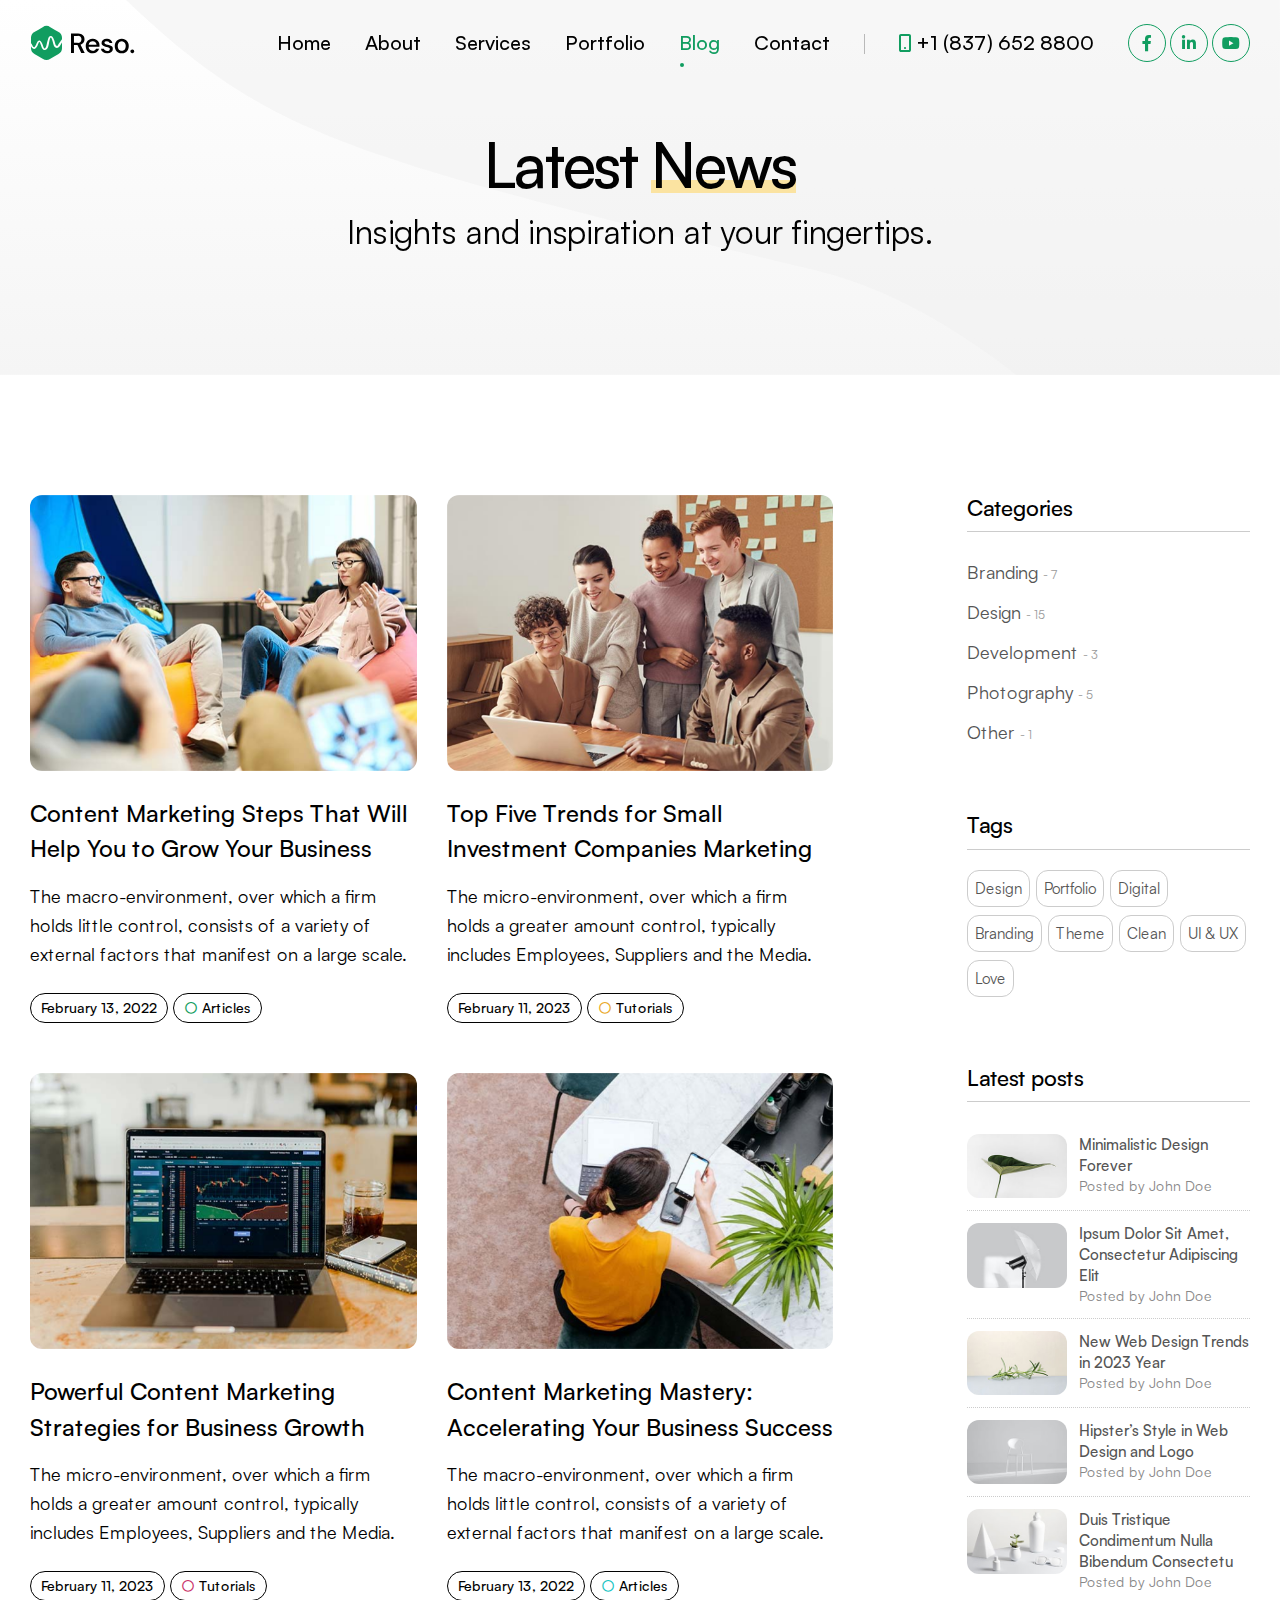
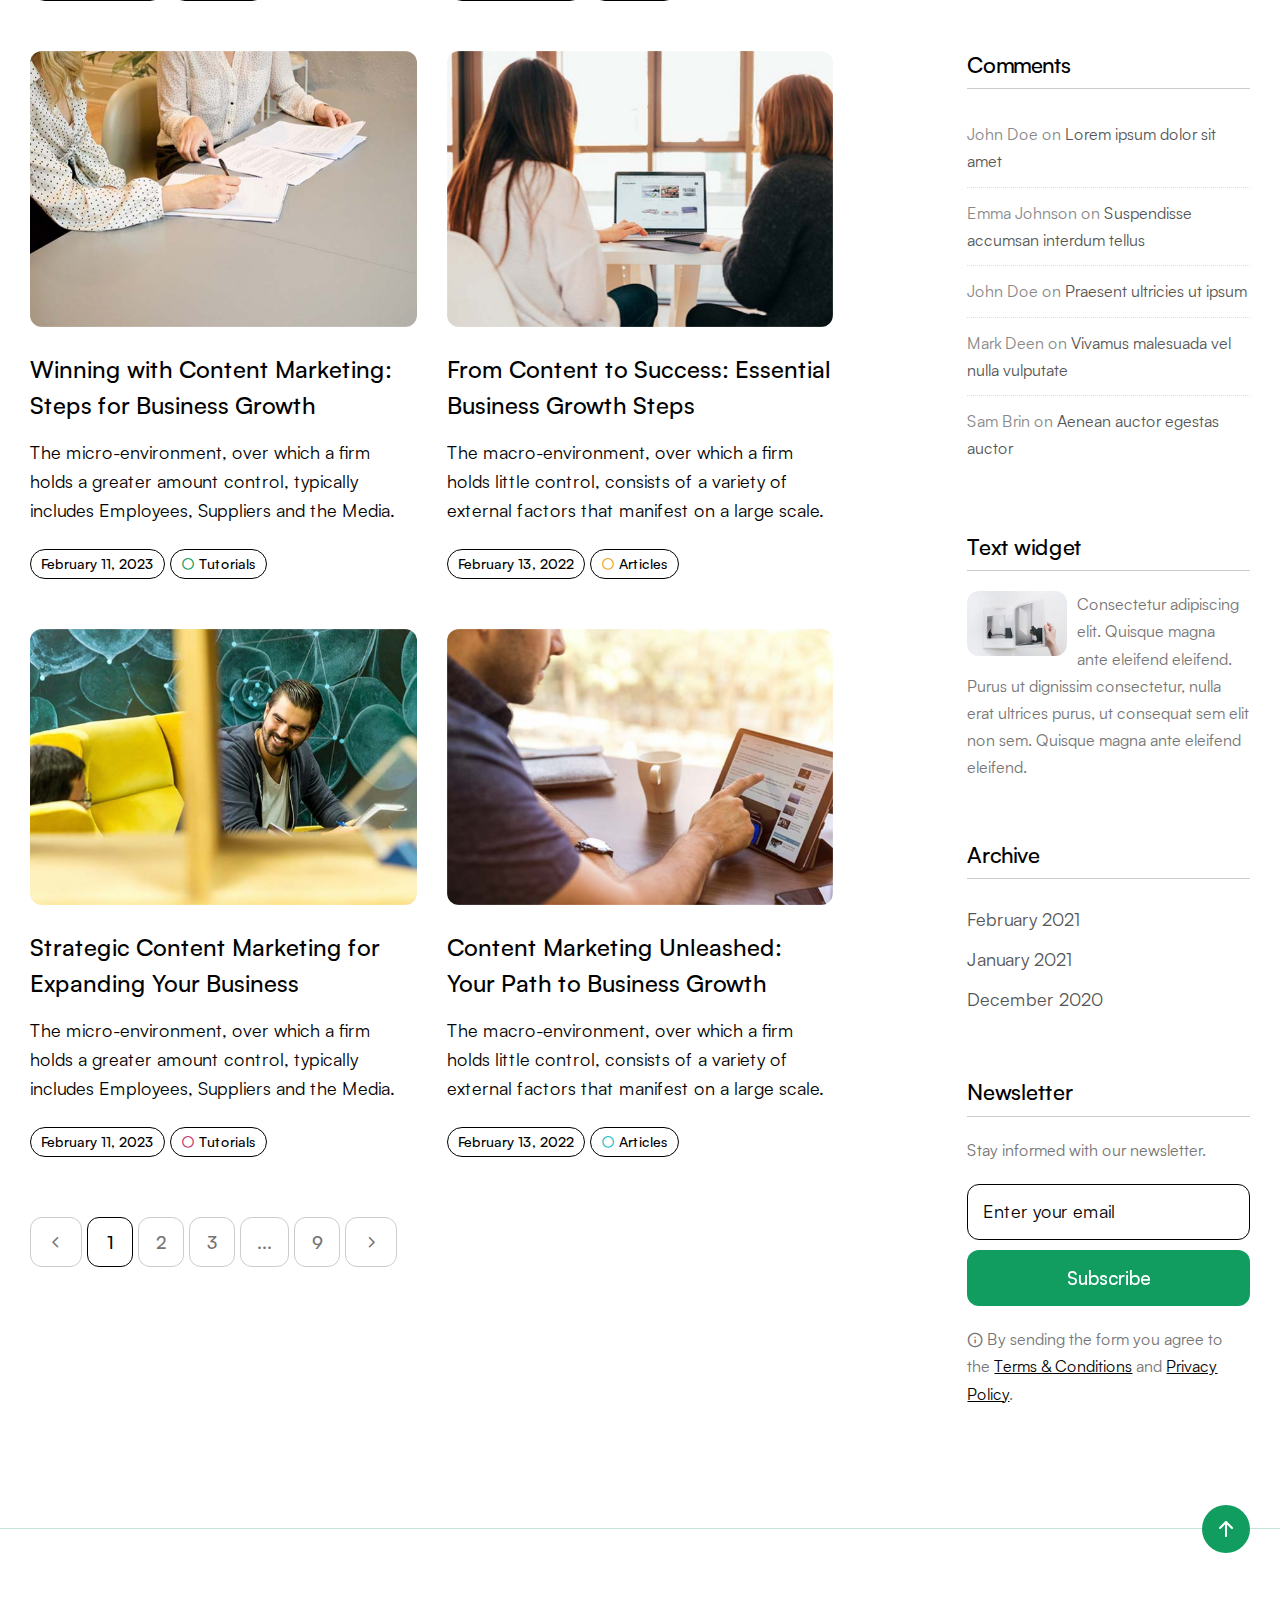
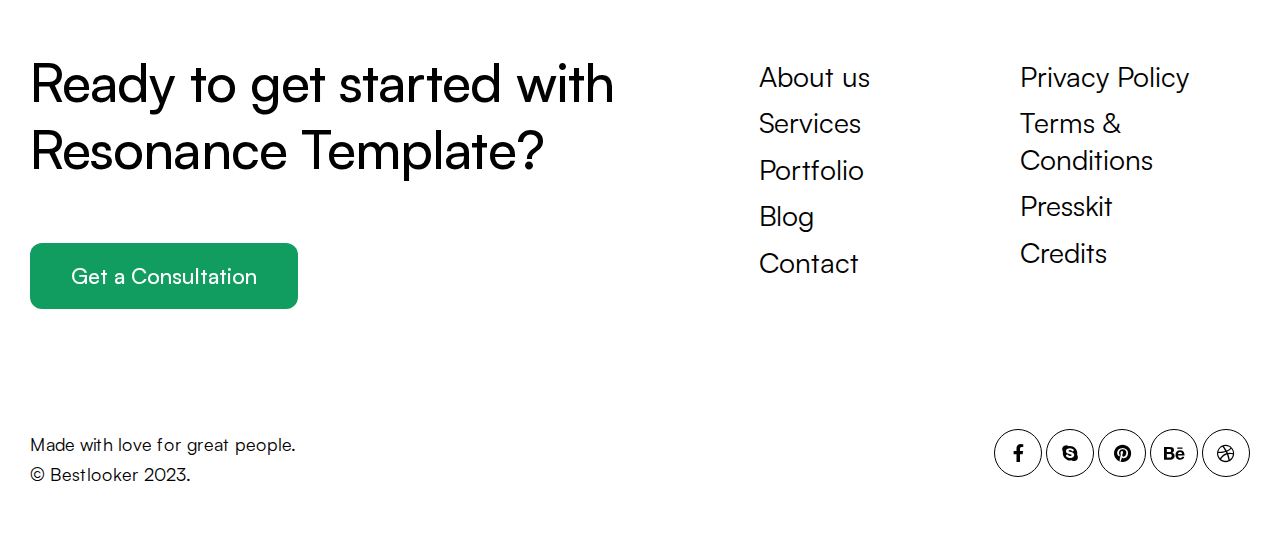
<file: www/corporate-blog.html>
<!DOCTYPE html>
<!-- Change the value of lang="en" attribute if your website's language is not English.
You can find the code of your language here - https://www.w3schools.com/tags/ref_language_codes.asp -->
<html lang="en">
  <head>
    <title>Resonance &mdash; One & Multi Page Creative Template</title>
    <meta
      name="description"
      content="Resonance &mdash; One & Multi Page Creative Template"
    />
    <meta charset="utf-8" />
    <meta
      name="author"
      content="https://themeforest.net/user/bestlooker/portfolio"
    />
    <meta name="viewport" content="width=device-width, initial-scale=1.0" />

    <!-- Favicon -->
    <link rel="icon" href="images/favicon.png" type="image/png" sizes="any" />
    <link rel="icon" href="images/favicon.svg" type="image/svg+xml" />

    <!-- CSS -->
    <link rel="stylesheet" href="css/bootstrap.min.css" />
    <link rel="stylesheet" href="css/style.css" />
    <link rel="stylesheet" href="css/style-responsive.css" />
    <link rel="stylesheet" href="css/vertical-rhythm.min.css" />
    <link rel="stylesheet" href="css/magnific-popup.css" />
    <link rel="stylesheet" href="css/owl.carousel.css" />
    <link rel="stylesheet" href="css/splitting.css" />
    <link rel="stylesheet" href="css/YTPlayer.css" />
    <link rel="stylesheet" href="css/demo-corporate/demo-corporate.css" />
  </head>
  <body class="appear-animate">
    <!-- Page Loader -->
    <div class="page-loader color">
      <div class="loader">Loading...</div>
    </div>
    <!-- End Page Loader -->

    <!-- Skip to Content -->
    <a href="#main" class="btn skip-to-content">Skip to Content</a>
    <!-- End Skip to Content -->

    <!-- Page Wrap -->
    <div class="page" id="top">
      <!-- Navigation Panel -->
      <nav class="main-nav transparent stick-fixed wow-menubar wch-unset">
        <div class="main-nav-sub container">
          <!-- Logo  (* Add your text or image to the link tag. Use SVG or PNG image format. 
                    If you use a PNG logo image, the image resolution must be equal 200% of the visible logo
                    image size for support of retina screens. See details in the template documentation. *) -->
          <div class="nav-logo-wrap position-static local-scroll">
            <a href="corporate-multi-page.html" class="logo">
              <img
                src="images/demo-corporate/logo-dark.svg"
                alt="Your Company Logo"
                width="106"
                height="36"
              />
            </a>
          </div>

          <!-- Mobile Menu Button -->
          <div class="mobile-nav" role="button" tabindex="0">
            <i class="mobile-nav-icon"></i>
            <span class="visually-hidden">Menu</span>
          </div>

          <!-- Main Menu -->
          <div class="inner-nav desktop-nav">
            <ul class="clearlist local-scroll justify-content-end">
              <li><a href="corporate-multi-page.html">Home</a></li>
              <li><a href="corporate-about.html">About</a></li>
              <li><a href="corporate-services.html">Services</a></li>
              <li><a href="corporate-portfolio.html">Portfolio</a></li>
              <li><a href="corporate-blog.html" class="active">Blog</a></li>
              <li><a href="corporate-contact.html">Contact</a></li>

              <li class="desktop-nav-display">
                <div class="vr mt-2"></div>
              </li>

              <li>
                <a href="tel:+18376528800"
                  ><i
                    class="mi-mobile size-24 color-primary-1 align-center"
                  ></i>
                  +1 (837) 652 8800</a
                >
              </li>

              <!-- Social Links -->
              <li>
                <a href="#" class="no-hover opacity-1 pe-1"
                  ><span class="mn-soc-link mn-soc-link-color" title="Facebook"
                    ><i class="fa-facebook-f"></i
                  ></span>
                  <span class="mobile-nav-display-i">Facebook</span></a
                >
                <a href="#" class="no-hover opacity-1 pe-1"
                  ><span class="mn-soc-link mn-soc-link-color" title="LinkedIn"
                    ><i class="fa-linkedin-in"></i
                  ></span>
                  <span class="mobile-nav-display-i">LinkedIn</span></a
                >
                <a href="#" class="no-hover opacity-1"
                  ><span class="mn-soc-link mn-soc-link-color" title="Youtube"
                    ><i class="fa-youtube"></i
                  ></span>
                  <span class="mobile-nav-display-i">Youtube</span></a
                >
              </li>
              <!-- End Social Links  -->
            </ul>
          </div>
          <!-- End Main Menu -->
        </div>
      </nav>
      <!-- End Navigation Panel -->

      <main id="main">
        <!-- Home Section -->
        <section
          class="page-section bg-gradient-gray-light-1 bg-scroll overflow-hidden"
        >
          <!-- Background Shape -->
          <div class="bg-shape-1 wow fadeIn">
            <img
              class="opacity-05"
              src="images/demo-corporate/bg-shape-1.svg"
              alt=""
            />
          </div>
          <!-- End Background Shape -->

          <div class="container position-relative pt-10 pt-sm-40 text-center">
            <div class="row">
              <div class="col-lg-10 offset-lg-1">
                <h1 class="hs-title-9 mb-10">
                  <span class="wow charsAnimIn" data-splitting="chars">
                    Latest
                    <span class="mark-decoration-3-wrap"
                      >News<b
                        class="mark-decoration-3 wow scalexIn"
                        data-wow-delay="0.5s"
                      ></b
                    ></span>
                  </span>
                </h1>

                <p class="hs-descr mb-0 wow fadeIn" data-wow-delay="0.2s">
                  Insights and inspiration at your fingertips.
                </p>
              </div>
            </div>
          </div>
        </section>
        <!-- End Home Section -->

        <!-- Section -->
        <section class="page-section">
          <div class="container relative">
            <div class="row">
              <!-- Content -->
              <div class="col-lg-8 mb-md-80">
                <!-- Blog Posts Grid -->
                <div class="row mt-n50 mb-60 mb-sm-40">
                  <!-- Blog Post Item -->
                  <div class="post-prev-2 col-md-6 mt-50">
                    <div class="post-prev-2-img">
                      <a href="corporate-blog-single.html"
                        ><img
                          src="images/post-prev-1.jpg"
                          alt="Image Description"
                      /></a>
                    </div>

                    <h3 class="post-prev-2-title">
                      <a href="corporate-blog-single.html"
                        >Content Marketing Steps That Will Help You to Grow Your
                        Business</a
                      >
                    </h3>

                    <p class="post-prev-2-text">
                      The macro-environment, over which a firm holds little
                      control, consists of a variety of external factors that
                      manifest on a large scale.
                    </p>

                    <div class="post-prev-2-tags">
                      <span class="post-prev-2-tag">February 13, 2022</span>
                      <span class="post-prev-2-tag"
                        ><i class="mi-circle color-primary-1"></i>
                        Articles</span
                      >
                    </div>
                  </div>
                  <!-- End Blog Post Item -->

                  <!-- Blog Post Item -->
                  <div class="post-prev-2 col-md-6 mt-50">
                    <div class="post-prev-2-img">
                      <a href="corporate-blog-single.html"
                        ><img
                          src="images/post-prev-2.jpg"
                          alt="Image Description"
                      /></a>
                    </div>

                    <h3 class="post-prev-2-title">
                      <a href="corporate-blog-single.html"
                        >Top Five Trends for Small Investment Companies
                        Marketing</a
                      >
                    </h3>

                    <p class="post-prev-2-text">
                      The micro-environment, over which a firm holds a greater
                      amount control, typically includes Employees, Suppliers
                      and the Media.
                    </p>

                    <div class="post-prev-2-tags">
                      <span class="post-prev-2-tag">February 11, 2023</span>
                      <span class="post-prev-2-tag"
                        ><i class="mi-circle color-primary-2"></i>
                        Tutorials</span
                      >
                    </div>
                  </div>
                  <!-- End Blog Post Item -->

                  <!-- Blog Post Item -->
                  <div class="post-prev-2 col-md-6 mt-50">
                    <div class="post-prev-2-img">
                      <a href="corporate-blog-single.html"
                        ><img
                          src="images/post-prev-3.jpg"
                          alt="Image Description"
                      /></a>
                    </div>

                    <h3 class="post-prev-2-title">
                      <a href="corporate-blog-single.html"
                        >Powerful Content Marketing Strategies for Business
                        Growth</a
                      >
                    </h3>

                    <p class="post-prev-2-text">
                      The micro-environment, over which a firm holds a greater
                      amount control, typically includes Employees, Suppliers
                      and the Media.
                    </p>

                    <div class="post-prev-2-tags">
                      <span class="post-prev-2-tag">February 11, 2023</span>
                      <span class="post-prev-2-tag"
                        ><i class="mi-circle color-primary-3"></i>
                        Tutorials</span
                      >
                    </div>
                  </div>
                  <!-- End Blog Post Item -->

                  <!-- Blog Post Item -->
                  <div class="post-prev-2 col-md-6 mt-50">
                    <div class="post-prev-2-img">
                      <a href="corporate-blog-single.html"
                        ><img
                          src="images/post-prev-4.jpg"
                          alt="Image Description"
                      /></a>
                    </div>

                    <h3 class="post-prev-2-title">
                      <a href="corporate-blog-single.html"
                        >Content Marketing Mastery: Accelerating Your Business
                        Success</a
                      >
                    </h3>

                    <p class="post-prev-2-text">
                      The macro-environment, over which a firm holds little
                      control, consists of a variety of external factors that
                      manifest on a large scale.
                    </p>

                    <div class="post-prev-2-tags">
                      <span class="post-prev-2-tag">February 13, 2022</span>
                      <span class="post-prev-2-tag"
                        ><i class="mi-circle color-primary-4"></i>
                        Articles</span
                      >
                    </div>
                  </div>
                  <!-- End Blog Post Item -->

                  <!-- Blog Post Item -->
                  <div class="post-prev-2 col-md-6 mt-50">
                    <div class="post-prev-2-img">
                      <a href="corporate-blog-single.html"
                        ><img
                          src="images/post-prev-5.jpg"
                          alt="Image Description"
                      /></a>
                    </div>

                    <h3 class="post-prev-2-title">
                      <a href="corporate-blog-single.html"
                        >Winning with Content Marketing: Steps for Business
                        Growth</a
                      >
                    </h3>

                    <p class="post-prev-2-text">
                      The micro-environment, over which a firm holds a greater
                      amount control, typically includes Employees, Suppliers
                      and the Media.
                    </p>

                    <div class="post-prev-2-tags">
                      <span class="post-prev-2-tag">February 11, 2023</span>
                      <span class="post-prev-2-tag"
                        ><i class="mi-circle color-primary-1"></i>
                        Tutorials</span
                      >
                    </div>
                  </div>
                  <!-- End Blog Post Item -->

                  <!-- Blog Post Item -->
                  <div class="post-prev-2 col-md-6 mt-50">
                    <div class="post-prev-2-img">
                      <a href="corporate-blog-single.html"
                        ><img
                          src="images/post-prev-6.jpg"
                          alt="Image Description"
                      /></a>
                    </div>

                    <h3 class="post-prev-2-title">
                      <a href="corporate-blog-single.html"
                        >From Content to Success: Essential Business Growth
                        Steps</a
                      >
                    </h3>

                    <p class="post-prev-2-text">
                      The macro-environment, over which a firm holds little
                      control, consists of a variety of external factors that
                      manifest on a large scale.
                    </p>

                    <div class="post-prev-2-tags">
                      <span class="post-prev-2-tag">February 13, 2022</span>
                      <span class="post-prev-2-tag"
                        ><i class="mi-circle color-primary-2"></i>
                        Articles</span
                      >
                    </div>
                  </div>
                  <!-- End Blog Post Item -->

                  <!-- Blog Post Item -->
                  <div class="post-prev-2 col-md-6 mt-50">
                    <div class="post-prev-2-img">
                      <a href="corporate-blog-single.html"
                        ><img
                          src="images/post-prev-7.jpg"
                          alt="Image Description"
                      /></a>
                    </div>

                    <h3 class="post-prev-2-title">
                      <a href="corporate-blog-single.html"
                        >Strategic Content Marketing for Expanding Your
                        Business</a
                      >
                    </h3>

                    <p class="post-prev-2-text">
                      The micro-environment, over which a firm holds a greater
                      amount control, typically includes Employees, Suppliers
                      and the Media.
                    </p>

                    <div class="post-prev-2-tags">
                      <span class="post-prev-2-tag">February 11, 2023</span>
                      <span class="post-prev-2-tag"
                        ><i class="mi-circle color-primary-3"></i>
                        Tutorials</span
                      >
                    </div>
                  </div>
                  <!-- End Blog Post Item -->

                  <!-- Blog Post Item -->
                  <div class="post-prev-2 col-md-6 mt-50">
                    <div class="post-prev-2-img">
                      <a href="corporate-blog-single.html"
                        ><img
                          src="images/post-prev-8.jpg"
                          alt="Image Description"
                      /></a>
                    </div>

                    <h3 class="post-prev-2-title">
                      <a href="corporate-blog-single.html"
                        >Content Marketing Unleashed: Your Path to Business
                        Growth</a
                      >
                    </h3>

                    <p class="post-prev-2-text">
                      The macro-environment, over which a firm holds little
                      control, consists of a variety of external factors that
                      manifest on a large scale.
                    </p>

                    <div class="post-prev-2-tags">
                      <span class="post-prev-2-tag">February 13, 2022</span>
                      <span class="post-prev-2-tag"
                        ><i class="mi-circle color-primary-4"></i>
                        Articles</span
                      >
                    </div>
                  </div>
                  <!-- End Blog Post Item -->
                </div>
                <!-- End Blog Posts Grid -->

                <!-- Pagination -->
                <div class="pagination">
                  <a href="#"
                    ><i class="mi-chevron-left"></i
                    ><span class="visually-hidden">Previous page</span></a
                  >
                  <a href="#" class="active">1</a>
                  <a href="#">2</a>
                  <a href="#">3</a>
                  <span class="no-active">...</span>
                  <a href="#">9</a>
                  <a href="#"
                    ><i class="mi-chevron-right"></i
                    ><span class="visually-hidden">Next page</span></a
                  >
                </div>
                <!-- End Pagination -->
              </div>
              <!-- End Content -->

              <!-- Sidebar -->
              <div class="col-lg-4 col-xl-3 offset-xl-1">
                <!-- Widget -->
                <div class="widget">
                  <h3 class="widget-title">Categories</h3>

                  <div class="widget-body">
                    <ul class="clearlist widget-menu">
                      <li>
                        <a href="#" title="">Branding</a>
                        <small> - 7 </small>
                      </li>
                      <li>
                        <a href="#" title="">Design</a>
                        <small> - 15 </small>
                      </li>
                      <li>
                        <a href="#" title="">Development</a>
                        <small> - 3 </small>
                      </li>
                      <li>
                        <a href="#" title="">Photography</a>
                        <small> - 5 </small>
                      </li>
                      <li>
                        <a href="#" title="">Other</a>
                        <small> - 1 </small>
                      </li>
                    </ul>
                  </div>
                </div>
                <!-- End Widget -->

                <!-- Widget -->
                <div class="widget">
                  <h3 class="widget-title">Tags</h3>

                  <div class="widget-body">
                    <div class="tags">
                      <a href="#">Design</a>
                      <a href="#">Portfolio</a>
                      <a href="#">Digital</a>
                      <a href="#">Branding</a>
                      <a href="#">Theme</a>
                      <a href="#">Clean</a>
                      <a href="#">UI & UX</a>
                      <a href="#">Love</a>
                    </div>
                  </div>
                </div>
                <!-- End Widget -->

                <!-- Widget -->
                <div class="widget">
                  <h3 class="widget-title">Latest posts</h3>

                  <div class="widget-body">
                    <ul class="clearlist widget-posts">
                      <li class="clearfix">
                        <a href="#"
                          ><img
                            src="images/prev-1.jpg"
                            alt=""
                            width="100"
                            class="widget-posts-img"
                        /></a>
                        <div class="widget-posts-descr">
                          <a href="#" title="">Minimalistic Design Forever</a>
                          Posted by John Doe
                        </div>
                      </li>
                      <li class="clearfix">
                        <a href="#"
                          ><img
                            src="images/prev-2.jpg"
                            alt=""
                            width="100"
                            class="widget-posts-img"
                        /></a>
                        <div class="widget-posts-descr">
                          <a href="#" title=""
                            >Ipsum Dolor Sit Amet, Consectetur Adipiscing
                            Elit</a
                          >
                          Posted by John Doe
                        </div>
                      </li>
                      <li class="clearfix">
                        <a href="#"
                          ><img
                            src="images/prev-3.jpg"
                            alt=""
                            width="100"
                            class="widget-posts-img"
                        /></a>
                        <div class="widget-posts-descr">
                          <a href="#" title=""
                            >New Web Design Trends in 2023 Year</a
                          >
                          Posted by John Doe
                        </div>
                      </li>
                      <li class="clearfix">
                        <a href="#"
                          ><img
                            src="images/prev-4.jpg"
                            alt=""
                            width="100"
                            class="widget-posts-img"
                        /></a>
                        <div class="widget-posts-descr">
                          <a href="#" title=""
                            >Hipster’s Style in Web Design and Logo</a
                          >
                          Posted by John Doe
                        </div>
                      </li>
                      <li class="clearfix">
                        <a href="#"
                          ><img
                            src="images/prev-5.jpg"
                            alt=""
                            width="100"
                            class="widget-posts-img"
                        /></a>
                        <div class="widget-posts-descr">
                          <a href="#" title=""
                            >Duis Tristique Condimentum Nulla Bibendum
                            Consectetu</a
                          >
                          Posted by John Doe
                        </div>
                      </li>
                    </ul>
                  </div>
                </div>
                <!-- End Widget -->

                <!-- Widget -->
                <div class="widget">
                  <h3 class="widget-title">Comments</h3>

                  <div class="widget-body">
                    <ul class="clearlist widget-comments">
                      <li>
                        John Doe on
                        <a href="#" title="">Lorem ipsum dolor sit amet</a>
                      </li>
                      <li>
                        Emma Johnson on
                        <a href="#" title=""
                          >Suspendisse accumsan interdum tellus</a
                        >
                      </li>
                      <li>
                        John Doe on
                        <a href="#" title="">Praesent ultricies ut ipsum</a>
                      </li>
                      <li>
                        Mark Deen on
                        <a href="#" title=""
                          >Vivamus malesuada vel nulla vulputate</a
                        >
                      </li>
                      <li>
                        Sam Brin on
                        <a href="#" title="">Aenean auctor egestas auctor</a>
                      </li>
                    </ul>
                  </div>
                </div>
                <!-- End Widget -->

                <!-- Widget -->
                <div class="widget">
                  <h3 class="widget-title">Text widget</h3>

                  <div class="widget-body">
                    <div class="widget-text clearfix">
                      <img
                        src="images/prev-6.jpg"
                        alt="Image Description"
                        width="100"
                        class="left img-left"
                      />

                      Consectetur adipiscing elit. Quisque magna ante eleifend
                      eleifend. Purus ut dignissim consectetur, nulla erat
                      ultrices purus, ut consequat sem elit non sem. Quisque
                      magna ante eleifend eleifend.
                    </div>
                  </div>
                </div>
                <!-- End Widget -->

                <!-- Widget -->
                <div class="widget">
                  <h3 class="widget-title">Archive</h3>

                  <div class="widget-body">
                    <ul class="clearlist widget-menu">
                      <li>
                        <a href="#" title="">February 2021</a>
                      </li>
                      <li>
                        <a href="#" title="">January 2021</a>
                      </li>
                      <li>
                        <a href="#" title="">December 2020</a>
                      </li>
                    </ul>
                  </div>
                </div>
                <!-- End Widget -->

                <!-- Widget -->
                <div class="widget mb-0">
                  <h3 class="widget-title">Newsletter</h3>

                  <div class="widget-body">
                    <div class="widget-text clearfix">
                      <form class="form" id="mailchimp">
                        <div class="mb-20">
                          Stay informed with our newsletter.
                        </div>

                        <div class="mb-20">
                          <input
                            placeholder="Enter your email"
                            class="newsletter-field form-control input-md round mb-10"
                            type="email"
                            pattern=".{5,100}"
                            required
                            aria-required="true"
                          />
                          <button
                            type="submit"
                            class="btn btn-mod btn-color btn-medium btn-round btn-hover-anim form-control"
                          >
                            <span>Subscribe</span>
                          </button>
                        </div>

                        <div>
                          <i class="icon-info size-16" aria-hidden="true"></i>
                          By sending the form you agree to the
                          <a href="#">Terms &amp; Conditions</a> and
                          <a href="#">Privacy Policy</a>.
                        </div>

                        <div
                          id="subscribe-result"
                          role="region"
                          aria-live="polite"
                          aria-atomic="true"
                        ></div>
                      </form>
                    </div>
                  </div>
                </div>
                <!-- End Widget -->
              </div>
              <!-- End Sidebar -->
            </div>
          </div>
        </section>
        <!-- End Section -->
      </main>

      <!-- Divider -->
      <hr class="mt-0 mb-0" />
      <!-- End Divider -->

      <!-- Footer -->
      <footer class="footer-2 pb-50">
        <div class="container position-relative">
          <!-- Back to Top Link -->
          <div class="local-scroll position-relative z-index-1">
            <a
              href="#top"
              class="link-to-top color position-absolute top-0 end-0 translate-middle-y"
            >
              <i class="mi-arrow-up size-24"></i>
              <span class="visually-hidden">Scroll to top</span>
            </a>
          </div>
          <!-- End Back to Top Link -->

          <div class="page-section">
            <div class="row">
              <div class="col-lg-6 mb-md-60">
                <h2 class="section-title mb-60 mb-sm-40">
                  Ready to get started with Resonance Template?
                </h2>

                <div class="local-scroll">
                  <a
                    href="corporate-contact.html"
                    class="btn btn-mod btn-color btn-large btn-round btn-hover-anim"
                  >
                    <span>Get a Consultation</span>
                  </a>
                </div>
              </div>

              <div class="col-lg-5 offset-lg-1 pt-10">
                <div class="row">
                  <div class="col-md-6 mb-sm-40">
                    <ul class="fw-menu-large clearlist">
                      <li>
                        <a href="#">About us</a>
                      </li>
                      <li>
                        <a href="#">Services</a>
                      </li>
                      <li>
                        <a href="#">Portfolio</a>
                      </li>
                      <li>
                        <a href="#">Blog</a>
                      </li>
                      <li>
                        <a href="#">Contact</a>
                      </li>
                    </ul>
                  </div>

                  <div class="col-md-6">
                    <ul class="fw-menu-large clearlist">
                      <li>
                        <a href="#">Privacy Policy</a>
                      </li>
                      <li>
                        <a href="#">Terms & Conditions</a>
                      </li>
                      <li>
                        <a href="#">Presskit</a>
                      </li>
                      <li>
                        <a href="#">Credits</a>
                      </li>
                    </ul>
                  </div>
                </div>
              </div>
            </div>
          </div>

          <!-- Footer Text -->
          <div class="row">
            <div class="col-md-6 mb-sm-40">
              Made with love for great people. <br />
              © Bestlooker 2023.
            </div>

            <!-- Social Links -->
            <div class="col-md-6 footer-2-social-links text-md-end mb-md-40">
              <a
                href="#"
                title="Facebook"
                rel="noopener nofollow"
                target="_blank"
              >
                <span class="visually-hidden">Facebook</span>
                <i class="fa-facebook-f"></i>
              </a>
              <a
                href="#"
                title="Twitter"
                rel="noopener nofollow"
                target="_blank"
              >
                <span class="visually-hidden">Skype</span>
                <i class="fa-skype"></i>
              </a>
              <a
                href="#"
                title="Pinterest"
                rel="noopener nofollow"
                target="_blank"
              >
                <span class="visually-hidden">Pinterest</span>
                <i class="fa-pinterest"></i>
              </a>
              <a
                href="#"
                title="Behance"
                rel="noopener nofollow"
                target="_blank"
              >
                <span class="visually-hidden">Behance</span>
                <i class="fa-behance"></i>
              </a>
              <a
                href="#"
                title="Dribbble"
                rel="noopener nofollow"
                target="_blank"
              >
                <span class="visually-hidden">Dribbble</span>
                <i class="fa-dribbble"></i>
              </a>
            </div>
            <!-- End Social Links -->
          </div>
          <!-- End Footer Text -->
        </div>
      </footer>
      <!-- End Footer -->
    </div>
    <!-- End Page Wrap -->

    <!-- JS -->
    <script src="js/jquery.min.js"></script>
    <script src="js/bootstrap.bundle.min.js"></script>
    <script src="js/plugins.js"></script>
    <script src="js/jquery.ajaxchimp.min.js"></script>
    <script src="js/contact-form.js"></script>
    <script src="js/all.js"></script>
    <!-- End JS -->
  </body>
</html>
</file>
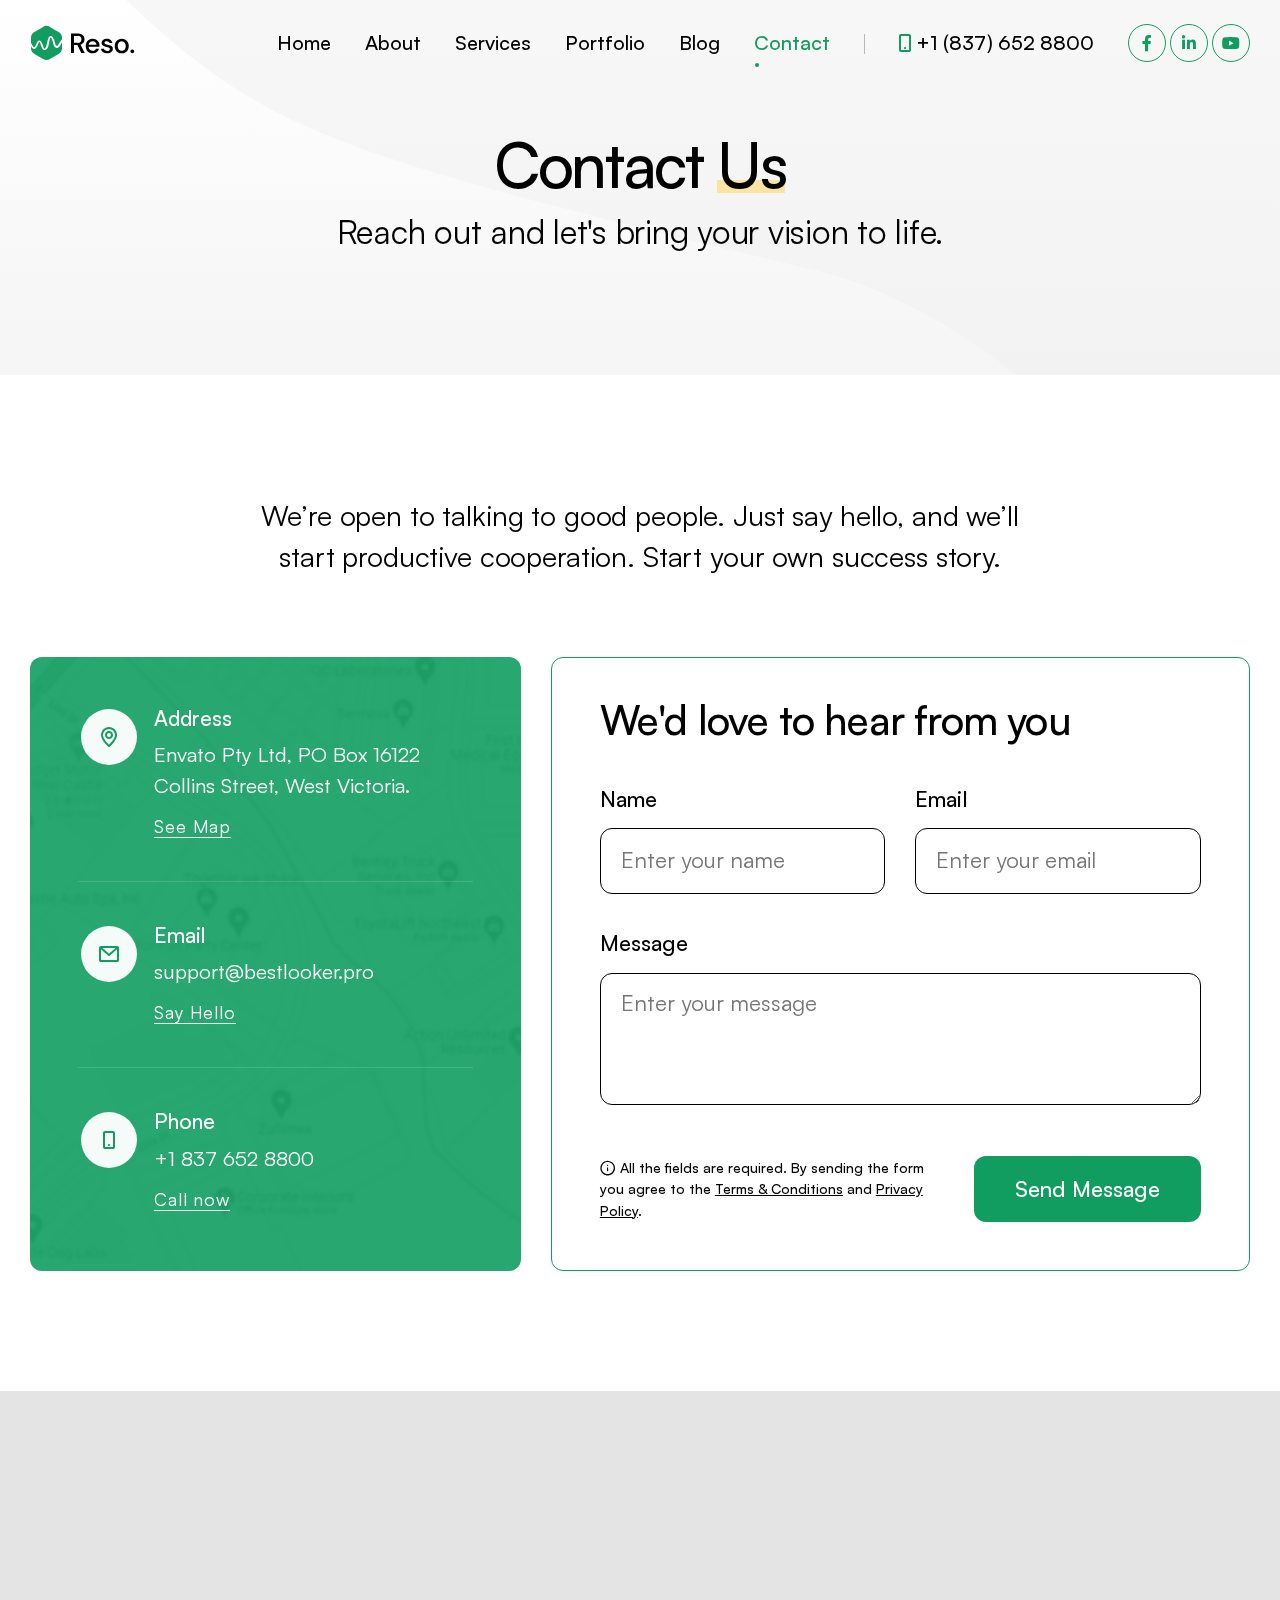
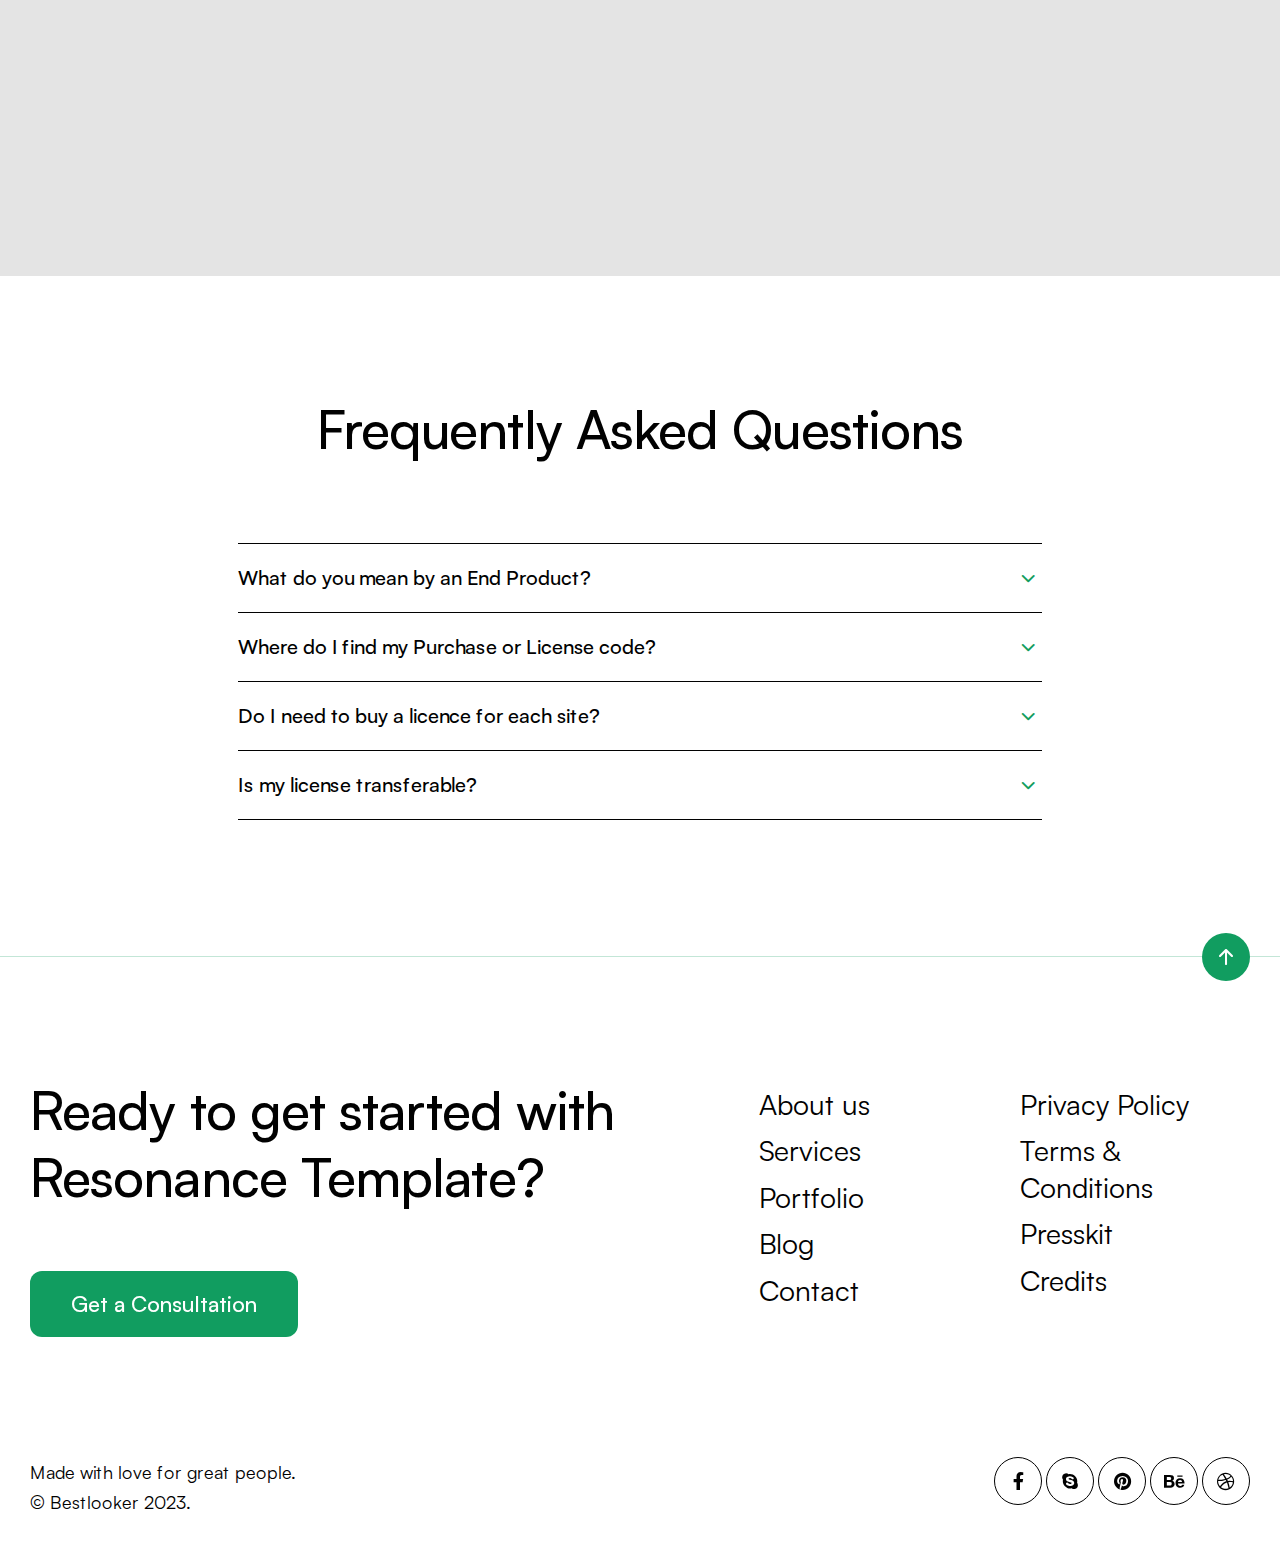
<file: www/corporate-contact.html>
<!DOCTYPE html>
<!-- Change the value of lang="en" attribute if your website's language is not English.
You can find the code of your language here - https://www.w3schools.com/tags/ref_language_codes.asp -->
<html lang="en">
  <head>
    <title>Resonance &mdash; One & Multi Page Creative Template</title>
    <meta
      name="description"
      content="Resonance &mdash; One & Multi Page Creative Template"
    />
    <meta charset="utf-8" />
    <meta
      name="author"
      content="https://themeforest.net/user/bestlooker/portfolio"
    />
    <meta name="viewport" content="width=device-width, initial-scale=1.0" />

    <!-- Favicon -->
    <link rel="icon" href="images/favicon.png" type="image/png" sizes="any" />
    <link rel="icon" href="images/favicon.svg" type="image/svg+xml" />

    <!-- CSS -->
    <link rel="stylesheet" href="css/bootstrap.min.css" />
    <link rel="stylesheet" href="css/style.css" />
    <link rel="stylesheet" href="css/style-responsive.css" />
    <link rel="stylesheet" href="css/vertical-rhythm.min.css" />
    <link rel="stylesheet" href="css/magnific-popup.css" />
    <link rel="stylesheet" href="css/owl.carousel.css" />
    <link rel="stylesheet" href="css/splitting.css" />
    <link rel="stylesheet" href="css/YTPlayer.css" />
    <link rel="stylesheet" href="css/demo-corporate/demo-corporate.css" />
  </head>
  <body class="appear-animate">
    <!-- Page Loader -->
    <div class="page-loader color">
      <div class="loader">Loading...</div>
    </div>
    <!-- End Page Loader -->

    <!-- Skip to Content -->
    <a href="#main" class="btn skip-to-content">Skip to Content</a>
    <!-- End Skip to Content -->

    <!-- Page Wrap -->
    <div class="page" id="top">
      <!-- Navigation Panel -->
      <nav class="main-nav transparent stick-fixed wow-menubar wch-unset">
        <div class="main-nav-sub container">
          <!-- Logo  (* Add your text or image to the link tag. Use SVG or PNG image format. 
                    If you use a PNG logo image, the image resolution must be equal 200% of the visible logo
                    image size for support of retina screens. See details in the template documentation. *) -->
          <div class="nav-logo-wrap position-static local-scroll">
            <a href="corporate-multi-page.html" class="logo">
              <img
                src="images/demo-corporate/logo-dark.svg"
                alt="Your Company Logo"
                width="106"
                height="36"
              />
            </a>
          </div>

          <!-- Mobile Menu Button -->
          <div class="mobile-nav" role="button" tabindex="0">
            <i class="mobile-nav-icon"></i>
            <span class="visually-hidden">Menu</span>
          </div>

          <!-- Main Menu -->
          <div class="inner-nav desktop-nav">
            <ul class="clearlist local-scroll justify-content-end">
              <li><a href="corporate-multi-page.html">Home</a></li>
              <li><a href="corporate-about.html">About</a></li>
              <li><a href="corporate-services.html">Services</a></li>
              <li><a href="corporate-portfolio.html">Portfolio</a></li>
              <li><a href="corporate-blog.html">Blog</a></li>
              <li>
                <a href="corporate-contact.html" class="active">Contact</a>
              </li>

              <li class="desktop-nav-display">
                <div class="vr mt-2"></div>
              </li>

              <li>
                <a href="tel:+18376528800"
                  ><i
                    class="mi-mobile size-24 color-primary-1 align-center"
                  ></i>
                  +1 (837) 652 8800</a
                >
              </li>

              <!-- Social Links -->
              <li>
                <a href="#" class="no-hover opacity-1 pe-1"
                  ><span class="mn-soc-link mn-soc-link-color" title="Facebook"
                    ><i class="fa-facebook-f"></i
                  ></span>
                  <span class="mobile-nav-display-i">Facebook</span></a
                >
                <a href="#" class="no-hover opacity-1 pe-1"
                  ><span class="mn-soc-link mn-soc-link-color" title="LinkedIn"
                    ><i class="fa-linkedin-in"></i
                  ></span>
                  <span class="mobile-nav-display-i">LinkedIn</span></a
                >
                <a href="#" class="no-hover opacity-1"
                  ><span class="mn-soc-link mn-soc-link-color" title="Youtube"
                    ><i class="fa-youtube"></i
                  ></span>
                  <span class="mobile-nav-display-i">Youtube</span></a
                >
              </li>
              <!-- End Social Links  -->
            </ul>
          </div>
          <!-- End Main Menu -->
        </div>
      </nav>
      <!-- End Navigation Panel -->

      <main id="main">
        <!-- Home Section -->
        <section
          class="page-section bg-gradient-gray-light-1 bg-scroll overflow-hidden"
        >
          <!-- Background Shape -->
          <div class="bg-shape-1 wow fadeIn">
            <img
              class="opacity-05"
              src="images/demo-corporate/bg-shape-1.svg"
              alt=""
            />
          </div>
          <!-- End Background Shape -->

          <div class="container position-relative pt-10 pt-sm-40 text-center">
            <div class="row">
              <div class="col-lg-10 offset-lg-1">
                <h1 class="hs-title-9 mb-10">
                  <span class="wow charsAnimIn" data-splitting="chars">
                    Contact
                    <span class="mark-decoration-3-wrap"
                      >Us<b
                        class="mark-decoration-3 wow scalexIn"
                        data-wow-delay="0.5s"
                      ></b
                    ></span>
                  </span>
                </h1>

                <p class="hs-descr mb-0 wow fadeIn" data-wow-delay="0.2s">
                  Reach out and let's bring your vision to life.
                </p>
              </div>
            </div>
          </div>
        </section>
        <!-- End Home Section -->

        <!-- Contact Section -->
        <section class="page-section" id="contact">
          <div class="container position-relative">
            <div class="row mb-80 mb-sm-60 wow fadeInUp" data-wow-offset="0">
              <div
                class="col-md-10 offset-md-1 col-lg-8 offset-lg-2 text-center"
              >
                <p class="section-descr mb-0">
                  We’re open to talking to good people. Just say hello, and
                  we’ll start productive cooperation. Start your own success
                  story.
                </p>
              </div>
            </div>

            <div class="row wow fadeInUp">
              <!-- Left Column -->
              <div class="col-lg-5 mb-md-50 mb-sm-30 d-flex align-items-strech">
                <div
                  class="bg-color-primary-1 bg-color-alpha-90 bg-image bg-scroll light-content w-100 round overflow-hidden px-4 px-sm-5 py-5"
                  style="
                    background-image: url(images/demo-corporate/section-bg-4.jpg);
                  "
                >
                  <!-- Address -->
                  <div class="contact-item mb-40 mb-sm-20">
                    <div class="ci-icon">
                      <i class="mi-location"></i>
                    </div>
                    <h4 class="ci-title">Address</h4>
                    <div class="ci-text large">
                      Envato Pty Ltd, PO Box 16122 Collins Street, West
                      Victoria.
                    </div>
                    <div class="ci-link">
                      <a
                        href="https://goo.gl/maps/7Vw1PBhxx5BaXStr8"
                        rel="nofollow noopener"
                        target="_blank"
                        >See Map</a
                      >
                    </div>
                  </div>
                  <!-- End Address -->

                  <hr class="mt-0 mb-40 mb-sm-20 opacity-02" />

                  <!-- Email -->
                  <div class="contact-item mb-40 mb-sm-20">
                    <div class="ci-icon">
                      <i class="mi-email"></i>
                    </div>
                    <h4 class="ci-title">Email</h4>
                    <div class="ci-text large">support@bestlooker.pro</div>
                    <div class="ci-link">
                      <a href="mailto:support@bestlooker.pro">Say Hello</a>
                    </div>
                  </div>
                  <!-- End Email -->

                  <hr class="mt-0 mb-40 mb-sm-20 opacity-02" />

                  <!-- Phone -->
                  <div class="contact-item">
                    <div class="ci-icon">
                      <i class="mi-mobile"></i>
                    </div>
                    <h4 class="ci-title">Phone</h4>
                    <div class="ci-text large">+1 837 652 8800</div>
                    <div class="ci-link">
                      <a href="tel:+61383767284">Call now</a>
                    </div>
                  </div>
                  <!-- End Phone -->
                </div>
              </div>
              <!-- End Left Column -->

              <!-- Right Column -->
              <div class="col-lg-7 d-flex align-items-strech">
                <div
                  class="border-color-primary-1 round w-100 px-4 px-sm-5 py-5"
                >
                  <h3 class="section-title-small mt-n10 mb-40 mb-sm-30">
                    We'd love to hear from you
                  </h3>

                  <!-- Contact Form -->
                  <form class="form contact-form" id="contact_form">
                    <div class="row">
                      <div class="col-md-6">
                        <!-- Name -->
                        <div class="form-group">
                          <label for="name">Name</label>
                          <input
                            type="text"
                            name="name"
                            id="name"
                            class="input-lg round form-control"
                            placeholder="Enter your name"
                            pattern=".{3,100}"
                            required
                            aria-required="true"
                          />
                        </div>
                        <!-- End Name -->
                      </div>

                      <div class="col-md-6">
                        <!-- Email -->
                        <div class="form-group">
                          <label for="email">Email</label>
                          <input
                            type="email"
                            name="email"
                            id="email"
                            class="input-lg round form-control"
                            placeholder="Enter your email"
                            pattern=".{5,100}"
                            required
                            aria-required="true"
                          />
                        </div>
                        <!-- End Email -->
                      </div>
                    </div>

                    <!-- Message -->
                    <div class="form-group">
                      <label for="message">Message</label>
                      <textarea
                        name="message"
                        id="message"
                        class="input-lg round form-control"
                        style="height: 132px"
                        placeholder="Enter your message"
                      ></textarea>
                    </div>

                    <div class="row">
                      <div class="col-md-6 col-xl-7 d-flex align-items-center">
                        <!-- Inform Tip -->
                        <div class="form-tip w-100 pt-3">
                          <i class="icon-info size-16"></i>
                          All the fields are required. By sending the form you
                          agree to the <a href="#">Terms & Conditions</a> and
                          <a href="#">Privacy Policy</a>.
                        </div>
                        <!-- End Inform Tip -->
                      </div>

                      <div class="col-md-6 col-xl-5 mt-sm-20">
                        <!-- Send Button -->
                        <div class="pt-3 text-md-end">
                          <button
                            type="submit"
                            class="submit_btn btn btn-mod btn-color btn-large btn-round btn-hover-anim"
                            id="submit_btn"
                            aria-controls="result"
                          >
                            <span>Send Message</span>
                          </button>
                        </div>
                        <!-- End Send Button -->
                      </div>
                    </div>

                    <div
                      id="result"
                      role="region"
                      aria-live="polite"
                      aria-atomic="true"
                    ></div>
                  </form>
                  <!-- End Contact Form -->
                </div>
              </div>
              <!-- End Right Column -->
            </div>
          </div>
        </section>
        <!-- End Contact Section -->

        <!-- Google Map -->
        <div class="google-map">
          <a href="#" class="map-section">
            <div class="map-toggle wow fadeInUpShort" aria-hidden="true">
              <div class="mt-icon">
                <i class="mi-location"></i>
              </div>
              <div class="mt-text">
                <div class="mt-open">
                  Open the map <i class="mt-open-icon"></i>
                </div>
                <div class="mt-close">
                  Close the map <i class="mt-close-icon"></i>
                </div>
              </div>
            </div>
          </a>

          <iframe
            src="https://www.google.com/maps/embed?pb=!1m14!1m8!1m3!1d24572.368311964965!2d-75.602613!3d39.65993!3m2!1i1024!2i768!4f13.1!3m3!1m2!1s0x89c703f3d191cf13%3A0xf4674106f987fe3a!2zMjQ1IFF1aWdsZXkgQmx2ZCBTdGUgSywgTmV3IENhc3RsZSwgREUgMTk3MjAsINCh0L_QvtC70YPRh9C10L3RliDQqNGC0LDRgtC4INCQ0LzQtdGA0LjQutC4!5e0!3m2!1suk!2sua!4v1584450429598!5m2!1suk!2sua"
            width="600"
            height="450"
            loading="lazy"
            style="border: 0"
            allowfullscreen=""
            aria-hidden="false"
            tabindex="0"
          ></iframe>
        </div>
        <!-- End Google Map -->

        <!-- FAQ Section -->
        <section class="page-section">
          <div class="container position-relative">
            <div class="row position-relative">
              <div class="col-md-10 offset-md-1 col-lg-8 offset-lg-2">
                <h3 class="section-title text-center mb-80 mb-sm-60">
                  Frequently Asked Questions
                </h3>

                <!-- Accordion -->
                <dl class="toggle">
                  <dt>
                    <a href="#">What do you mean by an End Product?</a>
                  </dt>
                  <dd class="black">
                    Lorem ipsum dolor sit amet, consectetur adipiscing elit.
                    Curabitur vehicula porttitor rutrum. Ut laoreet sodales
                    rutrum. Ut eget tristique nibh. Cras mattis est eget lacus
                    dignissim, non consectetur velit pellentesque. Ut sit amet
                    placerat eros, id gravida arcu. Sed felis purus, tempor ac
                    vestibulum nec, consectetur at purus.
                  </dd>

                  <dt>
                    <a href="#">Where do I find my Purchase or License code?</a>
                  </dt>
                  <dd class="black">
                    Lorem ipsum dolor sit amet, consectetur adipiscing elit.
                    Curabitur vehicula porttitor rutrum. Ut laoreet sodales
                    rutrum. Ut eget tristique nibh. Cras mattis est eget lacus
                    dignissim, non consectetur velit pellentesque. Ut sit amet
                    placerat eros, id gravida arcu. Sed felis purus, tempor ac
                    vestibulum nec, consectetur at purus.
                  </dd>

                  <dt>
                    <a href="#">Do I need to buy a licence for each site?</a>
                  </dt>
                  <dd class="black">
                    Lorem ipsum dolor sit amet, consectetur adipiscing elit.
                    Curabitur vehicula porttitor rutrum. Ut laoreet sodales
                    rutrum. Ut eget tristique nibh. Cras mattis est eget lacus
                    dignissim, non consectetur velit pellentesque. Ut sit amet
                    placerat eros, id gravida arcu. Sed felis purus, tempor ac
                    vestibulum nec, consectetur at purus.
                  </dd>

                  <dt>
                    <a href="#">Is my license transferable?</a>
                  </dt>
                  <dd class="black">
                    Lorem ipsum dolor sit amet, consectetur adipiscing elit.
                    Curabitur vehicula porttitor rutrum. Ut laoreet sodales
                    rutrum. Ut eget tristique nibh. Cras mattis est eget lacus
                    dignissim, non consectetur velit pellentesque. Ut sit amet
                    placerat eros, id gravida arcu. Sed felis purus, tempor ac
                    vestibulum nec, consectetur at purus.
                  </dd>
                </dl>
                <!-- End Accordion -->
              </div>
            </div>
          </div>
        </section>
        <!-- End FAQ Section -->
      </main>

      <!-- Divider -->
      <hr class="mt-0 mb-0" />
      <!-- End Divider -->

      <!-- Footer -->
      <footer class="footer-2 pb-50">
        <div class="container position-relative">
          <!-- Back to Top Link -->
          <div class="local-scroll position-relative z-index-1">
            <a
              href="#top"
              class="link-to-top color position-absolute top-0 end-0 translate-middle-y"
            >
              <i class="mi-arrow-up size-24"></i>
              <span class="visually-hidden">Scroll to top</span>
            </a>
          </div>
          <!-- End Back to Top Link -->

          <div class="page-section">
            <div class="row">
              <div class="col-lg-6 mb-md-60">
                <h2 class="section-title mb-60 mb-sm-40">
                  Ready to get started with Resonance Template?
                </h2>

                <div class="local-scroll">
                  <a
                    href="corporate-contact.html"
                    class="btn btn-mod btn-color btn-large btn-round btn-hover-anim"
                  >
                    <span>Get a Consultation</span>
                  </a>
                </div>
              </div>

              <div class="col-lg-5 offset-lg-1 pt-10">
                <div class="row">
                  <div class="col-md-6 mb-sm-40">
                    <ul class="fw-menu-large clearlist">
                      <li>
                        <a href="#">About us</a>
                      </li>
                      <li>
                        <a href="#">Services</a>
                      </li>
                      <li>
                        <a href="#">Portfolio</a>
                      </li>
                      <li>
                        <a href="#">Blog</a>
                      </li>
                      <li>
                        <a href="#">Contact</a>
                      </li>
                    </ul>
                  </div>

                  <div class="col-md-6">
                    <ul class="fw-menu-large clearlist">
                      <li>
                        <a href="#">Privacy Policy</a>
                      </li>
                      <li>
                        <a href="#">Terms & Conditions</a>
                      </li>
                      <li>
                        <a href="#">Presskit</a>
                      </li>
                      <li>
                        <a href="#">Credits</a>
                      </li>
                    </ul>
                  </div>
                </div>
              </div>
            </div>
          </div>

          <!-- Footer Text -->
          <div class="row">
            <div class="col-md-6 mb-sm-40">
              Made with love for great people. <br />
              © Bestlooker 2023.
            </div>

            <!-- Social Links -->
            <div class="col-md-6 footer-2-social-links text-md-end mb-md-40">
              <a
                href="#"
                title="Facebook"
                rel="noopener nofollow"
                target="_blank"
              >
                <span class="visually-hidden">Facebook</span>
                <i class="fa-facebook-f"></i>
              </a>
              <a
                href="#"
                title="Twitter"
                rel="noopener nofollow"
                target="_blank"
              >
                <span class="visually-hidden">Skype</span>
                <i class="fa-skype"></i>
              </a>
              <a
                href="#"
                title="Pinterest"
                rel="noopener nofollow"
                target="_blank"
              >
                <span class="visually-hidden">Pinterest</span>
                <i class="fa-pinterest"></i>
              </a>
              <a
                href="#"
                title="Behance"
                rel="noopener nofollow"
                target="_blank"
              >
                <span class="visually-hidden">Behance</span>
                <i class="fa-behance"></i>
              </a>
              <a
                href="#"
                title="Dribbble"
                rel="noopener nofollow"
                target="_blank"
              >
                <span class="visually-hidden">Dribbble</span>
                <i class="fa-dribbble"></i>
              </a>
            </div>
            <!-- End Social Links -->
          </div>
          <!-- End Footer Text -->
        </div>
      </footer>
      <!-- End Footer -->
    </div>
    <!-- End Page Wrap -->

    <!-- JS -->
    <script src="js/jquery.min.js"></script>
    <script src="js/bootstrap.bundle.min.js"></script>
    <script src="js/plugins.js"></script>
    <script src="js/jquery.ajaxchimp.min.js"></script>
    <script src="js/contact-form.js"></script>
    <script src="js/all.js"></script>
    <!-- End JS -->
  </body>
</html>
</file>
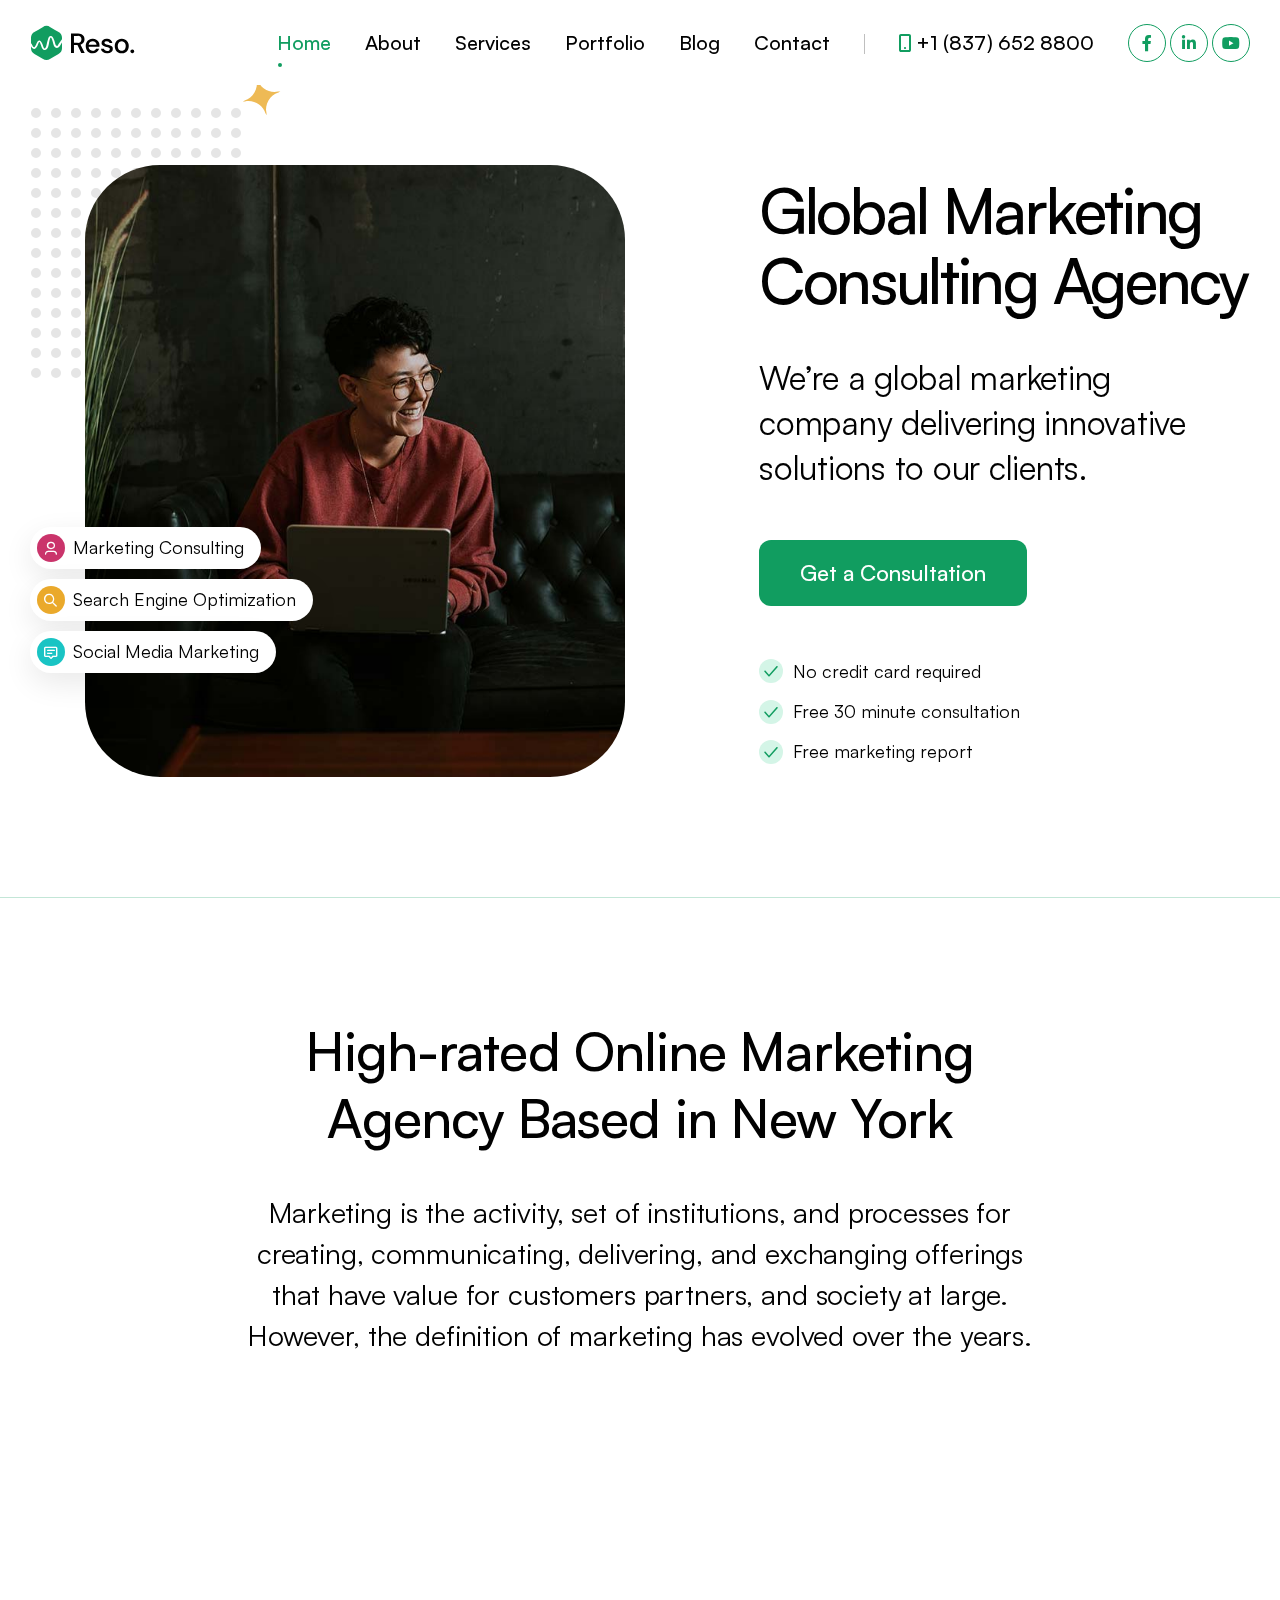
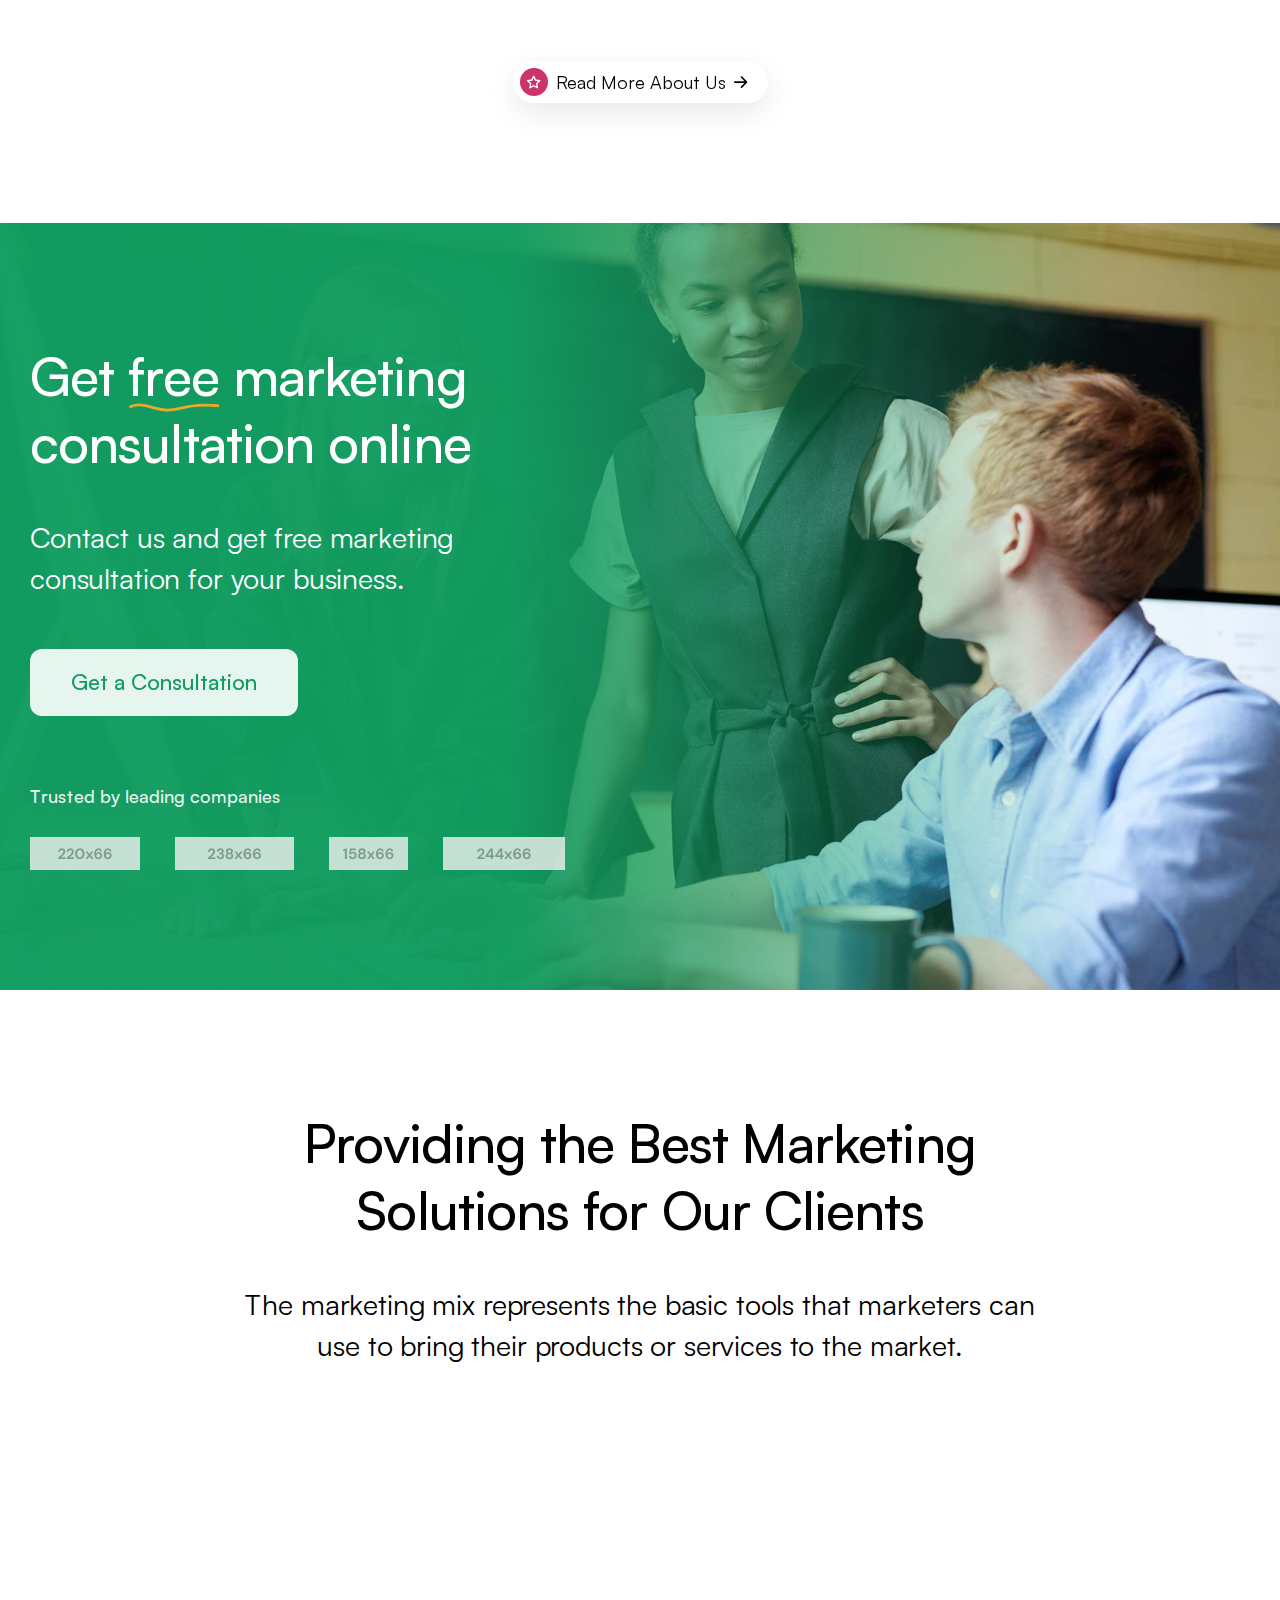
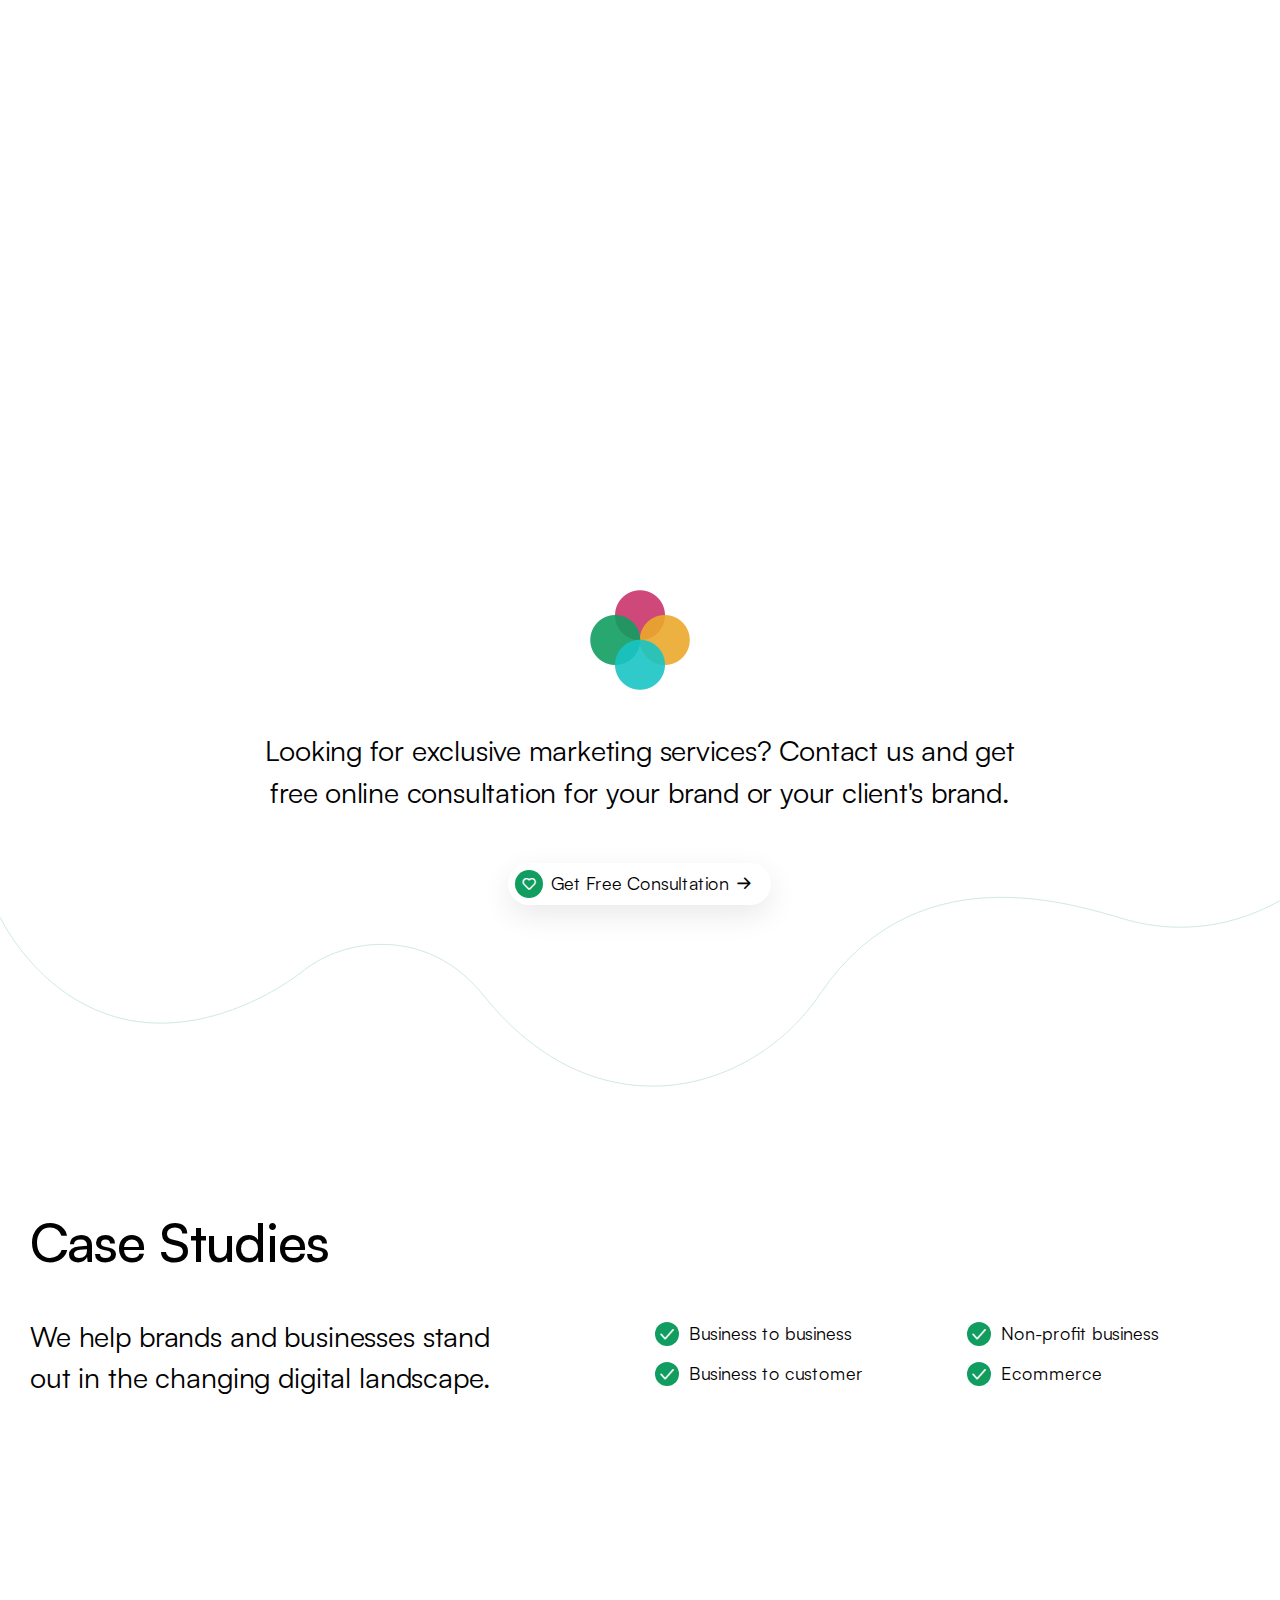
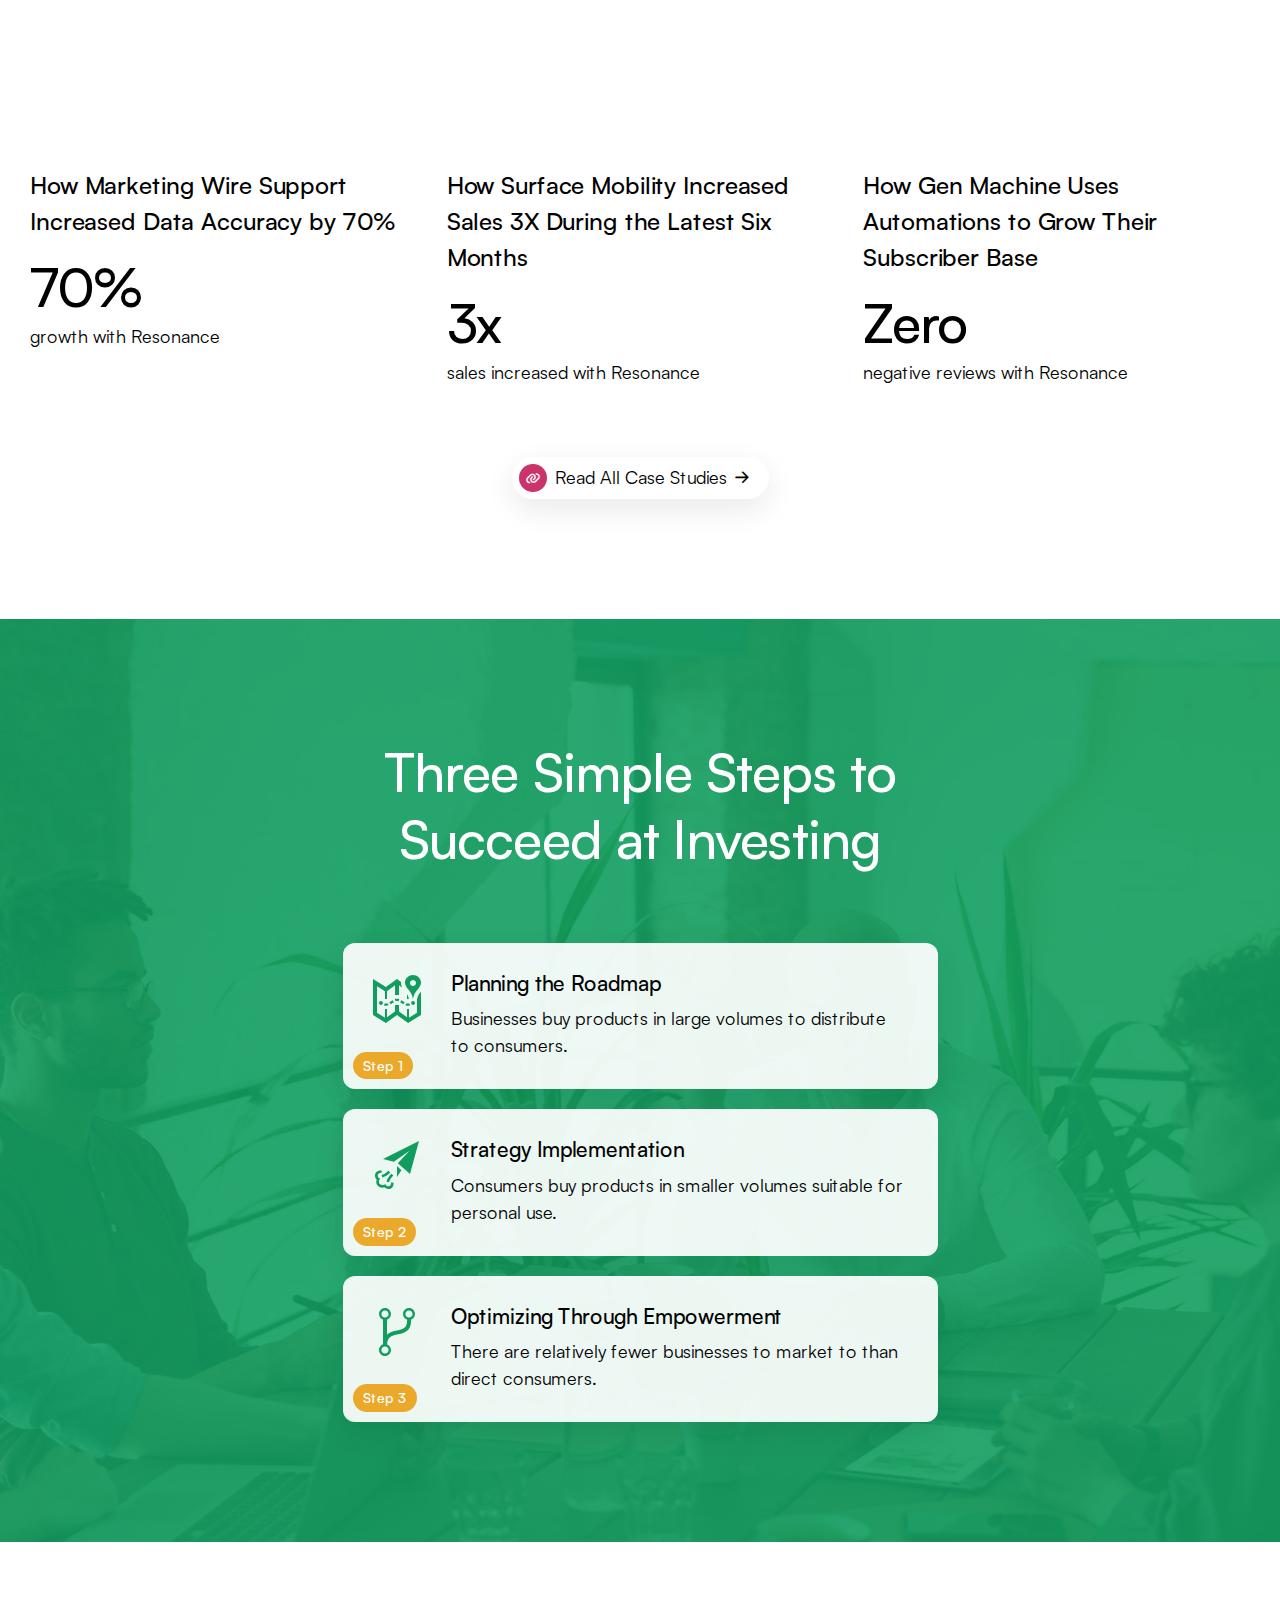
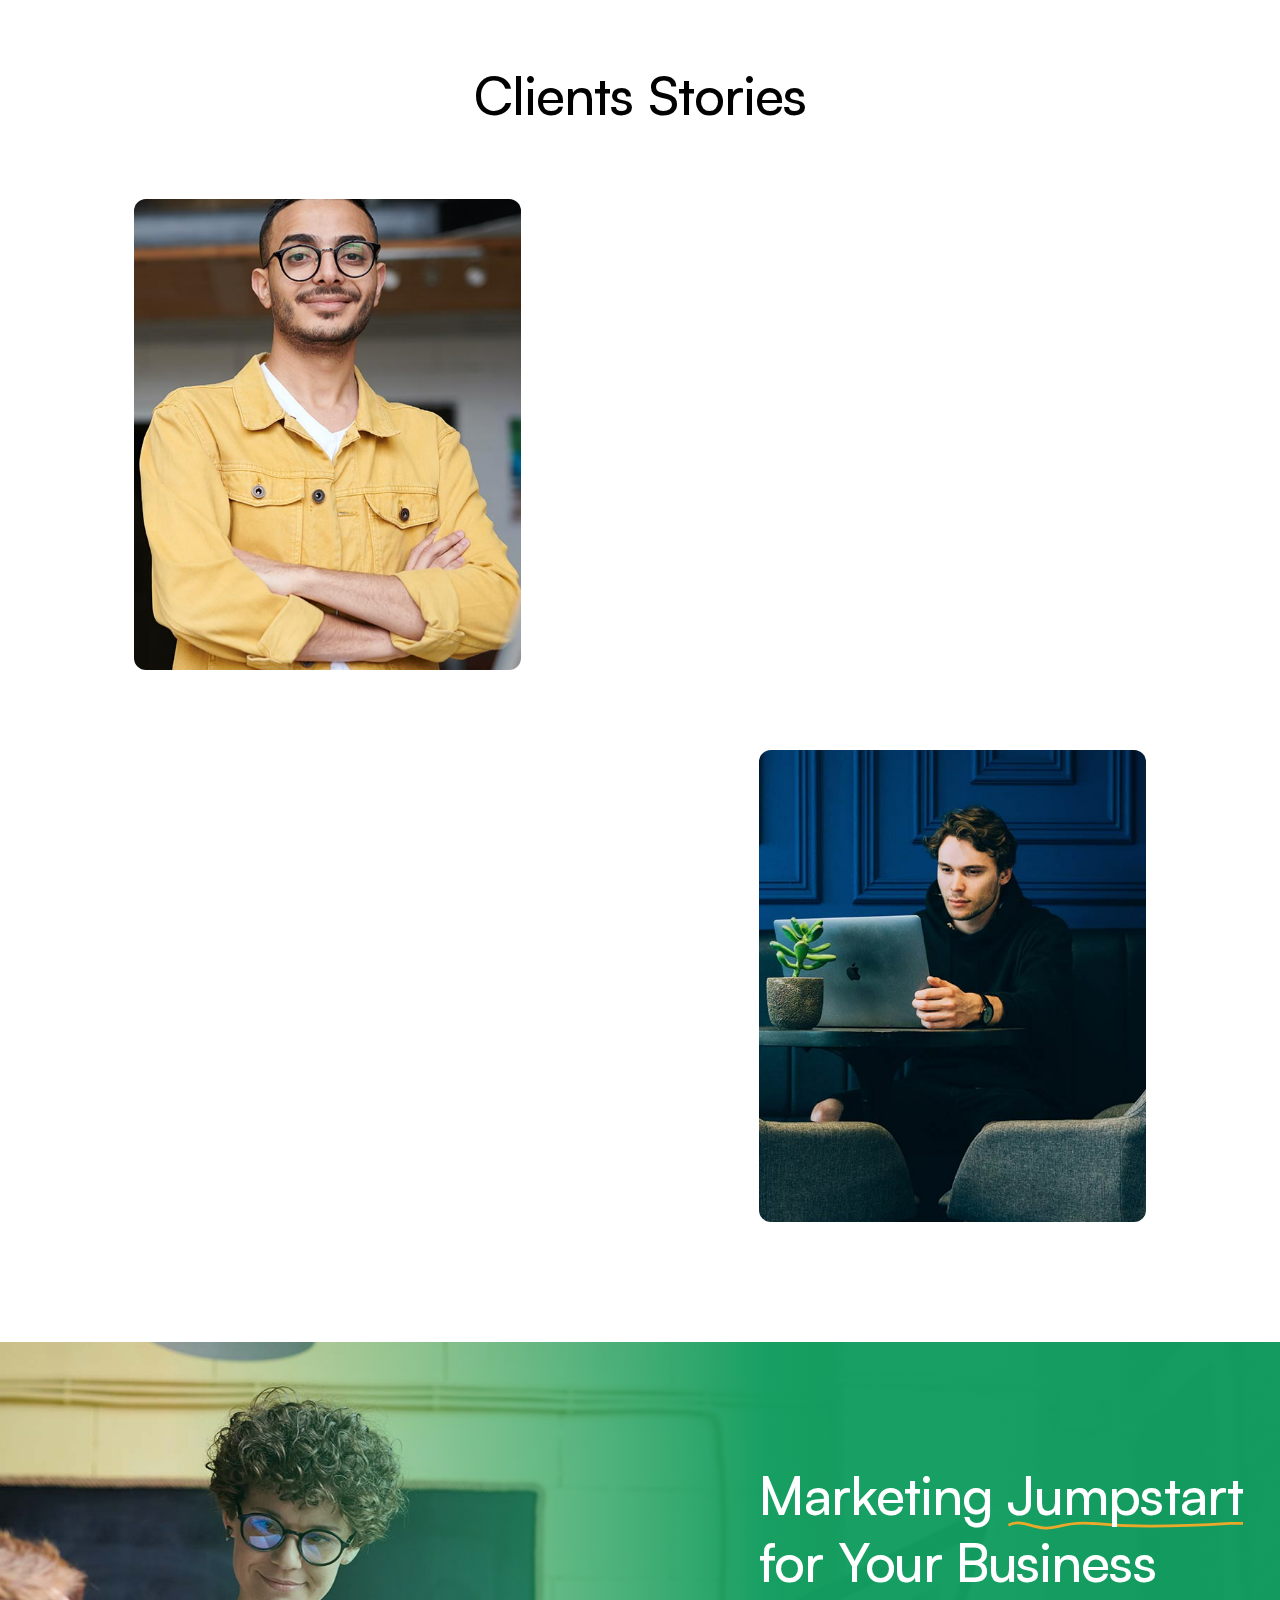
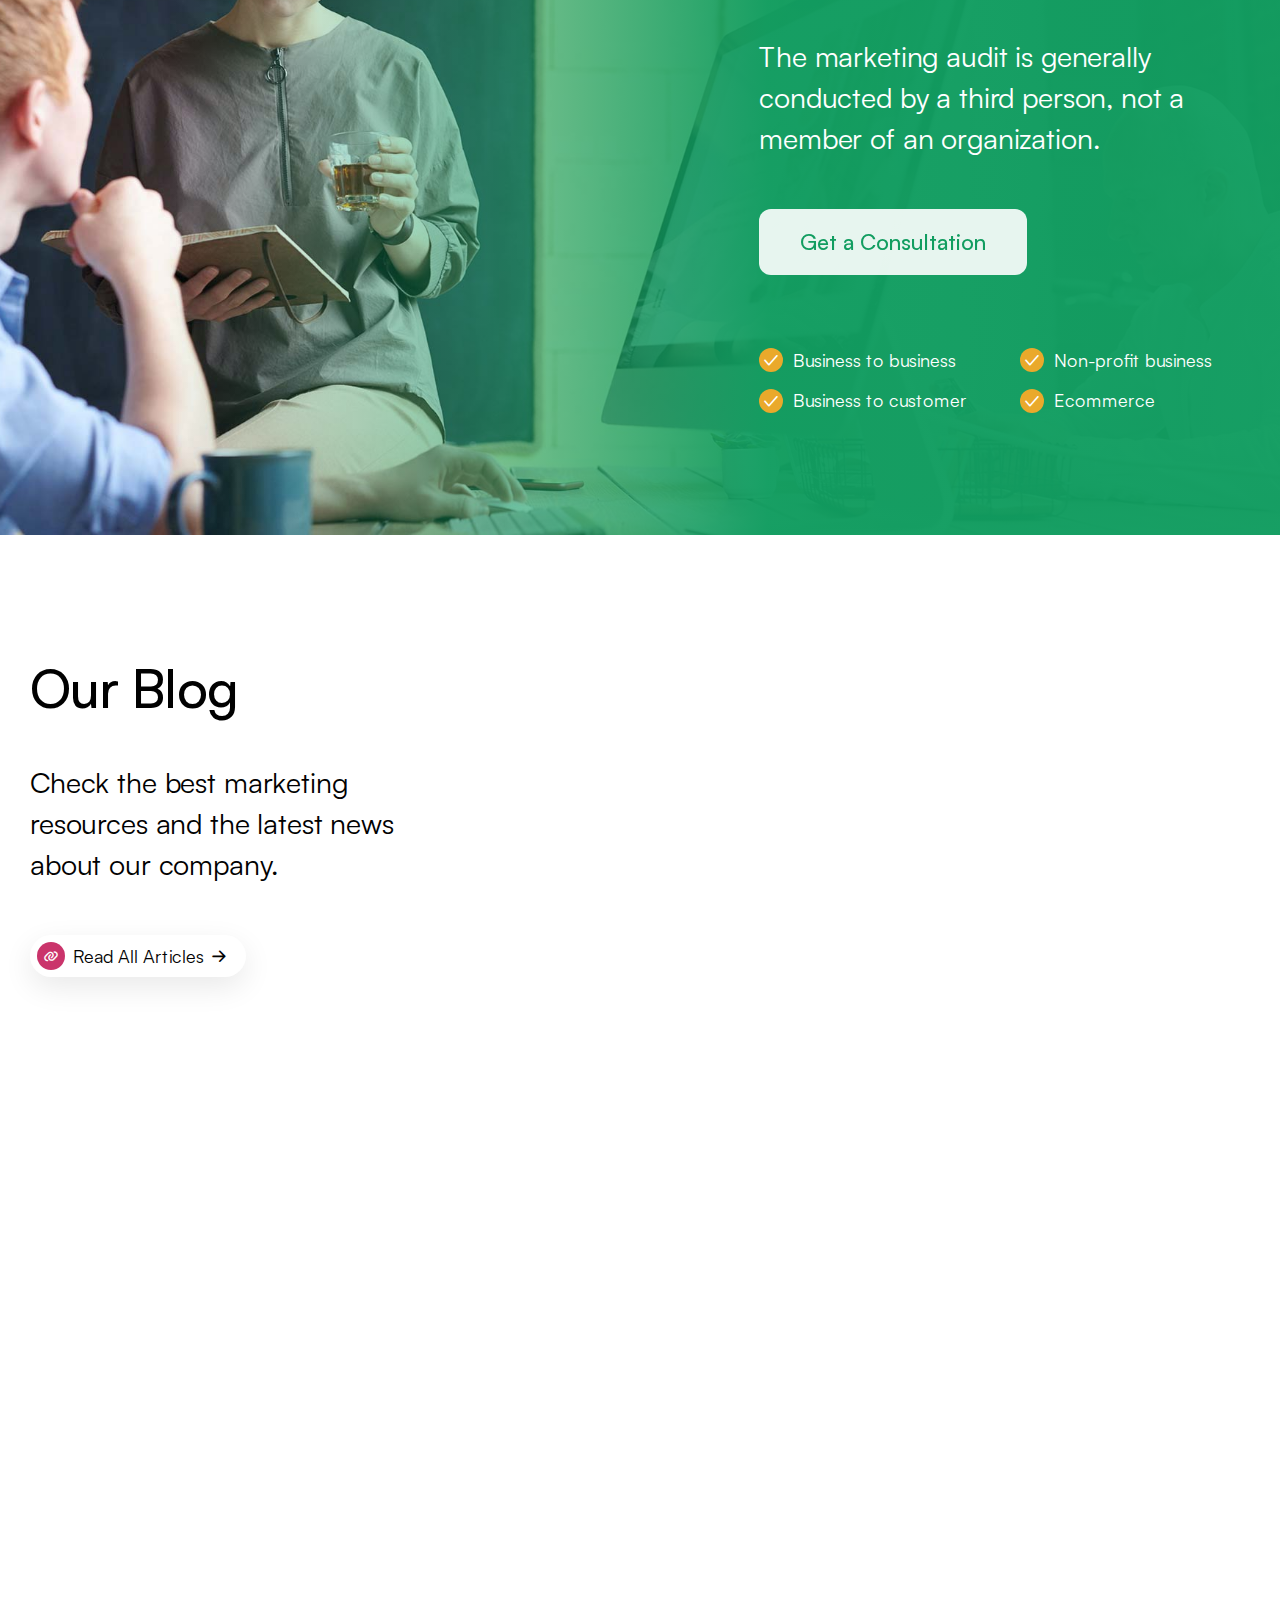
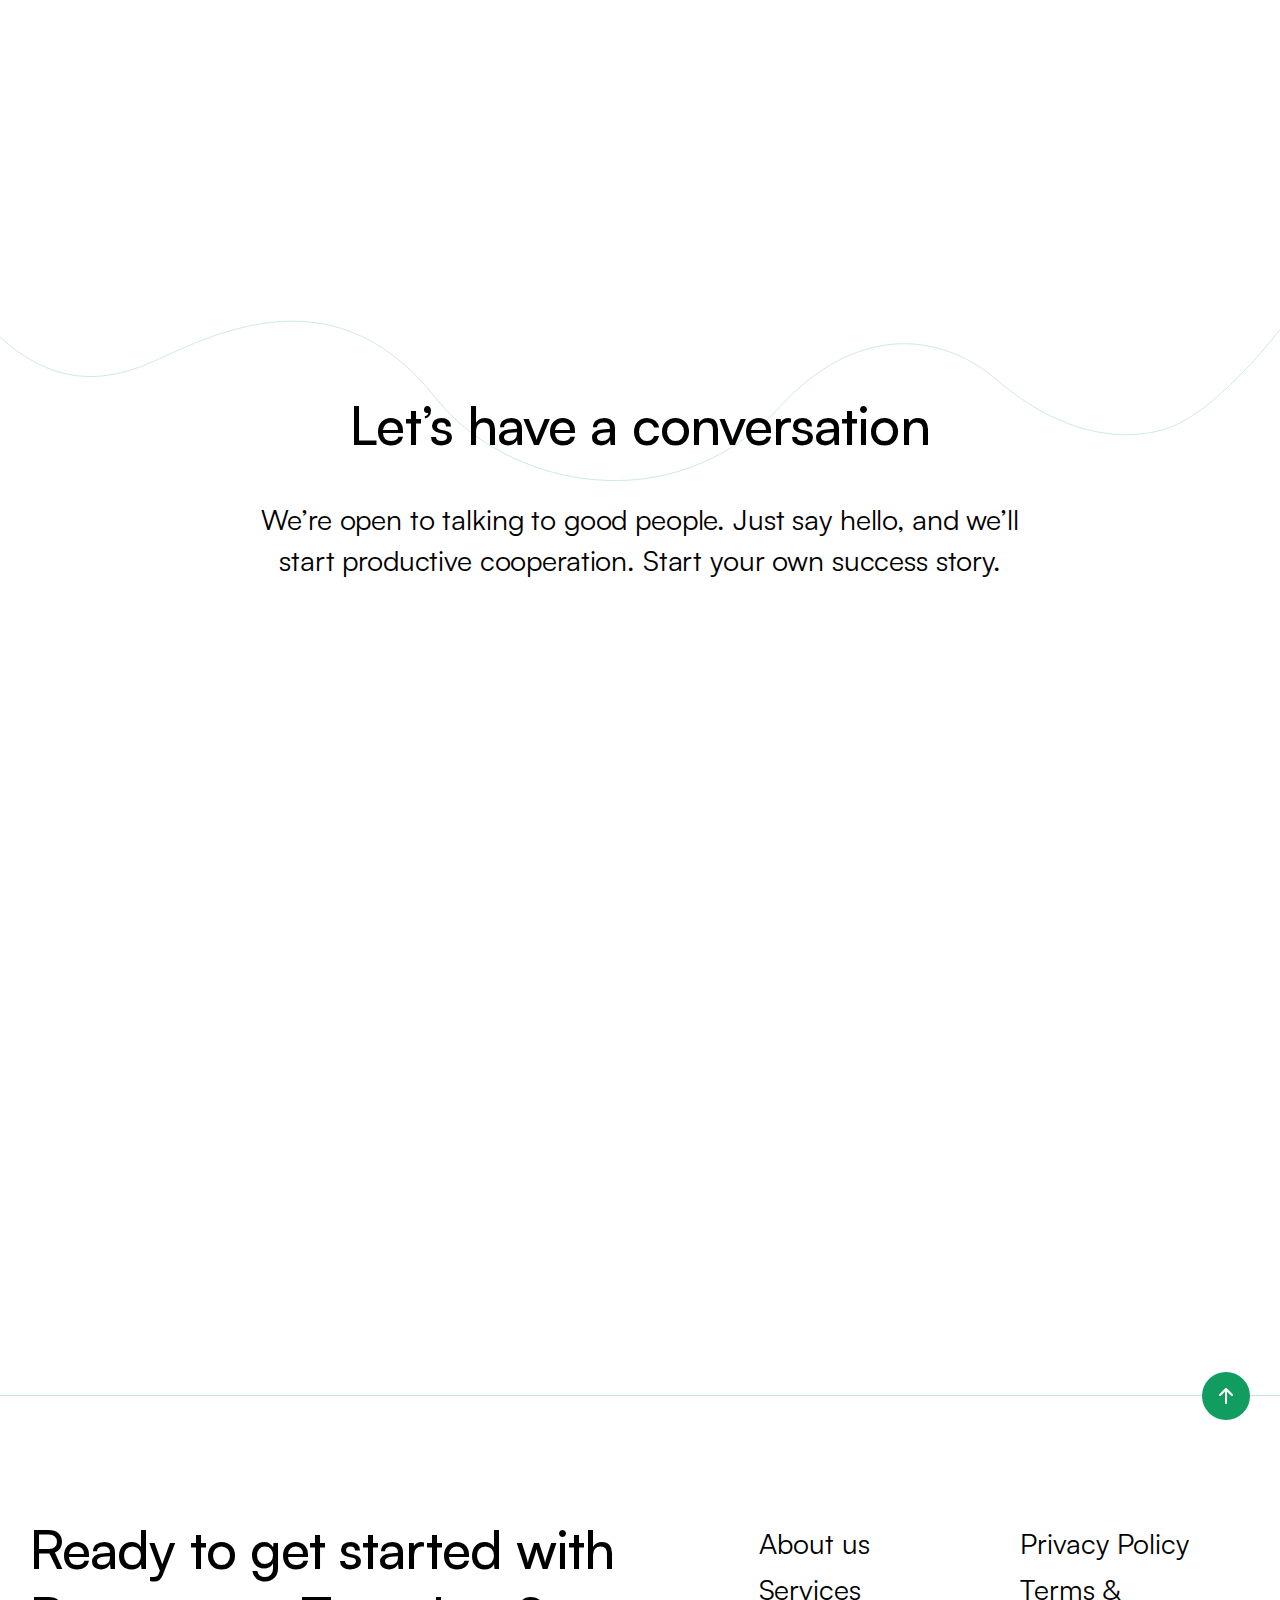
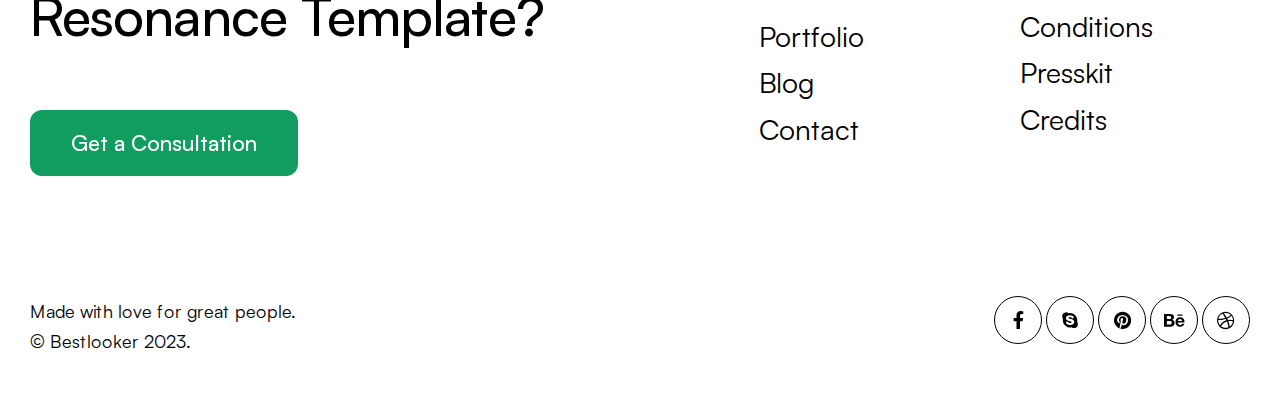
<file: www/corporate-multi-page.html>
<!DOCTYPE html>
<!-- Change the value of lang="en" attribute if your website's language is not English.
You can find the code of your language here - https://www.w3schools.com/tags/ref_language_codes.asp -->
<html lang="en">
  <head>
    <title>Resonance &mdash; One & Multi Page Creative Template</title>
    <meta
      name="description"
      content="Resonance &mdash; One & Multi Page Creative Template"
    />
    <meta charset="utf-8" />
    <meta
      name="author"
      content="https://themeforest.net/user/bestlooker/portfolio"
    />
    <meta name="viewport" content="width=device-width, initial-scale=1.0" />

    <!-- Favicon -->
    <link rel="icon" href="images/favicon.png" type="image/png" sizes="any" />
    <link rel="icon" href="images/favicon.svg" type="image/svg+xml" />

    <!-- CSS -->
    <link rel="stylesheet" href="css/bootstrap.min.css" />
    <link rel="stylesheet" href="css/style.css" />
    <link rel="stylesheet" href="css/style-responsive.css" />
    <link rel="stylesheet" href="css/vertical-rhythm.min.css" />
    <link rel="stylesheet" href="css/magnific-popup.css" />
    <link rel="stylesheet" href="css/owl.carousel.css" />
    <link rel="stylesheet" href="css/splitting.css" />
    <link rel="stylesheet" href="css/YTPlayer.css" />
    <link rel="stylesheet" href="css/demo-corporate/demo-corporate.css" />
  </head>
  <body class="appear-animate">
    <!-- Page Loader -->
    <div class="page-loader color">
      <div class="loader">Loading...</div>
    </div>
    <!-- End Page Loader -->

    <!-- Skip to Content -->
    <a href="#main" class="btn skip-to-content">Skip to Content</a>
    <!-- End Skip to Content -->

    <!-- Page Wrap -->
    <div class="page" id="top">
      <!-- Navigation Panel -->
      <nav class="main-nav transparent sticky wow-menubar wch-unset">
        <div class="main-nav-sub container">
          <!-- Logo  (* Add your text or image to the link tag. Use SVG or PNG image format. 
                    If you use a PNG logo image, the image resolution must be equal 200% of the visible logo
                    image size for support of retina screens. See details in the template documentation. *) -->
          <div class="nav-logo-wrap position-static local-scroll">
            <a href="corporate-multi-page.html" class="logo">
              <img
                src="images/demo-corporate/logo-dark.svg"
                alt="Your Company Logo"
                width="106"
                height="36"
              />
            </a>
          </div>

          <!-- Mobile Menu Button -->
          <div class="mobile-nav" role="button" tabindex="0">
            <i class="mobile-nav-icon"></i>
            <span class="visually-hidden">Menu</span>
          </div>

          <!-- Main Menu -->
          <div class="inner-nav desktop-nav">
            <ul class="clearlist local-scroll justify-content-end">
              <li>
                <a href="corporate-multi-page.html" class="active">Home</a>
              </li>
              <li><a href="corporate-about.html">About</a></li>
              <li><a href="corporate-services.html">Services</a></li>
              <li><a href="corporate-portfolio.html">Portfolio</a></li>
              <li><a href="corporate-blog.html">Blog</a></li>
              <li><a href="corporate-contact.html">Contact</a></li>

              <li class="desktop-nav-display">
                <div class="vr mt-2"></div>
              </li>

              <li>
                <a href="tel:+18376528800"
                  ><i
                    class="mi-mobile size-24 color-primary-1 align-center"
                  ></i>
                  +1 (837) 652 8800</a
                >
              </li>

              <!-- Social Links -->
              <li>
                <a href="#" class="no-hover opacity-1 pe-1"
                  ><span class="mn-soc-link mn-soc-link-color" title="Facebook"
                    ><i class="fa-facebook-f"></i
                  ></span>
                  <span class="mobile-nav-display-i">Facebook</span></a
                >
                <a href="#" class="no-hover opacity-1 pe-1"
                  ><span class="mn-soc-link mn-soc-link-color" title="LinkedIn"
                    ><i class="fa-linkedin-in"></i
                  ></span>
                  <span class="mobile-nav-display-i">LinkedIn</span></a
                >
                <a href="#" class="no-hover opacity-1"
                  ><span class="mn-soc-link mn-soc-link-color" title="Youtube"
                    ><i class="fa-youtube"></i
                  ></span>
                  <span class="mobile-nav-display-i">Youtube</span></a
                >
              </li>
              <!-- End Social Links  -->
            </ul>
          </div>
          <!-- End Main Menu -->
        </div>
      </nav>
      <!-- End Navigation Panel -->

      <main id="main">
        <!-- Home Section -->
        <section class="page-section" id="home">
          <div class="container position-relative d-flex align-items-center">
            <!-- Home Section Content -->
            <div class="home-content text-start mt-n40">
              <div class="row">
                <!-- Home Section Text -->
                <div
                  class="col-lg-6 col-xl-5 offset-xl-1 d-flex align-items-center order-first order-lg-last mb-md-60"
                >
                  <div class="w-100 text-center text-lg-start">
                    <h1 class="hs-title-9 mb-40 mb-sm-20 wow fadeInUp">
                      Global Marketing Consulting Agency
                    </h1>

                    <p
                      class="hs-descr mb-50 mb-sm-40 wow fadeInUp"
                      data-wow-delay="0.15s"
                    >
                      We’re a global marketing company delivering innovative
                      solutions to our clients.
                    </p>

                    <div
                      class="wow fadeInUp wch-unset"
                      data-wow-delay="0.3s"
                      data-wow-offset="0"
                    >
                      <div class="local-scroll mb-60 mb-sm-50">
                        <a
                          href="corporate-contact.html"
                          class="btn btn-mod btn-color btn-large btn-round btn-hover-anim"
                        >
                          <span>Get a Consultation</span>
                        </a>
                      </div>

                      <!-- Features List -->
                      <div class="mt-n10">
                        <!-- Features List Item -->
                        <div
                          class="d-flex justify-content-center justify-content-lg-start mt-10"
                        >
                          <div class="features-list-icon">
                            <i class="mi-check"></i>
                          </div>
                          <div class="features-list-text">
                            No credit card required
                          </div>
                        </div>
                        <!-- End Features List Item -->

                        <!-- Features List Item -->
                        <div
                          class="d-flex justify-content-center justify-content-lg-start mt-10"
                        >
                          <div class="features-list-icon">
                            <i class="mi-check"></i>
                          </div>
                          <div class="features-list-text">
                            Free 30 minute consultation
                          </div>
                        </div>
                        <!-- End Features List Item -->

                        <!-- Features List Item -->
                        <div
                          class="d-flex justify-content-center justify-content-lg-start mt-10"
                        >
                          <div class="features-list-icon">
                            <i class="mi-check"></i>
                          </div>
                          <div class="features-list-text">
                            Free marketing report
                          </div>
                        </div>
                        <!-- End Features List Item -->
                      </div>
                      <!-- End Features List -->
                    </div>
                  </div>
                </div>
                <!-- End Home Section Text -->

                <!-- Images -->
                <div class="col-lg-6">
                  <div class="composition-8">
                    <!-- Decorative Dots -->
                    <div
                      class="composition-8-decoration-1 mt-n90 mt-md-n60 wow fadeIn"
                      data-wow-duration="1.3s"
                    >
                      <img
                        src="images/demo-corporate/decoration-1.svg"
                        alt=""
                      />
                    </div>
                    <!-- End Decorative Dots -->

                    <!-- Main Image -->
                    <div class="composition-8-image bg-white">
                      <img
                        src="images/hs-image-2.jpg"
                        alt="Image Description"
                        class="wow fadeScaleOutIn"
                        data-wow-duration="1.3s"
                      />
                    </div>
                    <!-- End Main Image -->

                    <!-- Overlay Buttons -->
                    <div
                      class="composition-8-decoration-2 local-scroll wow fadeIn"
                      data-wow-duration="1.3s"
                      data-wow-offset="0"
                    >
                      <div class="mt-10">
                        <a
                          href="corporate-services.html"
                          class="btn btn-mod btn-w btn-with-icon btn-circle"
                        >
                          <span class="btn-icon color-3"
                            ><i class="mi-user"></i
                          ></span>
                          <span data-btn-animate="y">Marketing Consulting</span>
                        </a>
                      </div>
                      <div class="mt-10">
                        <a
                          href="corporate-services.html"
                          class="btn btn-mod btn-w btn-with-icon btn-circle"
                        >
                          <span class="btn-icon color-2"
                            ><i class="mi-search"></i
                          ></span>
                          <span data-btn-animate="y"
                            >Search Engine Optimization</span
                          >
                        </a>
                      </div>
                      <div class="mt-10">
                        <a
                          href="corporate-services.html"
                          class="btn btn-mod btn-w btn-with-icon btn-circle"
                        >
                          <span class="btn-icon color-4"
                            ><i class="mi-message"></i
                          ></span>
                          <span data-btn-animate="y"
                            >Social Media Marketing</span
                          >
                        </a>
                      </div>
                    </div>
                    <!-- End Overlay Buttons -->
                  </div>
                </div>
                <!-- End Images -->
              </div>
            </div>
            <!-- End Home Section Content -->
          </div>
        </section>
        <!-- End Home Section -->

        <!-- Divider -->
        <hr class="mt-0 mb-0" />
        <!-- End Divider -->

        <!-- About Section -->
        <section class="page-section" id="about">
          <!-- Decorative Line -->
          <div class="bg-line-1 opacity-025">
            <img
              src="images/demo-corporate/decoration-2.svg"
              alt=""
              class="wow fadeIn"
              data-wow-delay="0.4s"
            />
          </div>
          <!-- End Decorative Line -->

          <div class="container position-relative">
            <div class="row mb-70 mb-sm-50">
              <div
                class="col-md-10 offset-md-1 col-lg-8 offset-lg-2 text-center"
              >
                <h2 class="section-title mb-40 mb-xs-30">
                  High-rated Online Marketing Agency Based in New York
                </h2>

                <p class="section-descr mb-0">
                  Marketing is the activity, set of institutions, and processes
                  for creating, communicating, delivering, and exchanging
                  offerings that have value for customers partners, and society
                  at large. However, the definition of marketing has evolved
                  over the years.
                </p>
              </div>
            </div>

            <!-- Testimonials Grid -->
            <div class="row mt-n50 mb-70 mb-sm-50">
              <!-- Testimonials Item -->
              <div class="col-md-4 mt-50 wow fadeInLeft" data-wow-delay="0s">
                <div class="text-center px-lg-4">
                  <div class="testimonials-5-stars">
                    <i class="icon-star-rate"></i>
                    <i class="icon-star-rate"></i>
                    <i class="icon-star-rate"></i>
                    <i class="icon-star-rate"></i>
                    <i class="icon-star-rate-a"></i>
                  </div>

                  <div class="testimonials-5-text">
                    “Really impresseda with the service and the results!”
                  </div>

                  <div class="testimonials-5-caption">
                    Rated 4.5 on Trustpilot
                  </div>
                </div>
              </div>
              <!-- End Testimonials Item -->

              <!-- Testimonials Item -->
              <div class="col-md-4 mt-50 wow fadeInLeft" data-wow-delay="0.15s">
                <div class="text-center px-lg-4">
                  <div class="testimonials-5-stars">
                    <i class="icon-star-rate"></i>
                    <i class="icon-star-rate"></i>
                    <i class="icon-star-rate"></i>
                    <i class="icon-star-rate"></i>
                    <i class="icon-star-rate-a"></i>
                  </div>

                  <div class="testimonials-5-text">
                    “Excellent service for targeted lead generation.”
                  </div>

                  <div class="testimonials-5-caption">
                    Rated 4.5 on Trustpilot
                  </div>
                </div>
              </div>
              <!-- End Testimonials Item -->

              <!-- Testimonials Item -->
              <div class="col-md-4 mt-50 wow fadeInLeft" data-wow-delay="0.3s">
                <div class="text-center px-lg-4">
                  <div class="testimonials-5-stars">
                    <i class="icon-star-rate"></i>
                    <i class="icon-star-rate"></i>
                    <i class="icon-star-rate"></i>
                    <i class="icon-star-rate"></i>
                    <i class="icon-star-rate-a"></i>
                  </div>

                  <div class="testimonials-5-text">
                    “I have super enjoyed working with Resonance.”
                  </div>

                  <div class="testimonials-5-caption">
                    Rated 4.5 on Trustpilot
                  </div>
                </div>
              </div>
              <!-- End Testimonials Item -->
            </div>
            <!-- End Testimonials Grid -->

            <div class="local-scroll text-center">
              <a
                href="corporate-about.html"
                class="btn btn-mod btn-w btn-with-icon btn-circle"
                ><span class="btn-icon color-3"
                  ><i class="mi-favorite"></i
                ></span>
                <span data-btn-animate="y"
                  >Read More About Us <i class="mi-arrow-right"></i></span
              ></a>
            </div>
          </div>
        </section>
        <!-- End About Section -->

        <!-- Call to Action Section -->
        <section
          class="page-section bg-scroll light-content"
          style="background-image: url(images/section-bg-1.jpg)"
        >
          <!-- Desktop Overlay -->
          <div
            class="bg-overlay bg-gradient-primary-alpha-1 d-none d-md-block"
          ></div>
          <!-- End Desktop Overlay -->

          <!-- Mobile Overlay -->
          <div class="bg-overlay bg-primary-1 opacity-09 d-md-none"></div>
          <!-- End Mobile Overlay -->

          <div class="container position-relative">
            <div class="row">
              <div class="col-md-7 col-lg-6 col-xl-5">
                <h2 class="section-title mb-40 mb-xs-30">
                  Get <span class="mark-decoration-5">free</span> marketing
                  consultation online
                </h2>

                <p class="section-descr mb-50 mb-sm-40">
                  Contact us and get free marketing consultation for your
                  business.
                </p>

                <div class="local-scroll mb-70 mb-sm-50">
                  <a
                    href="corporate-contact.html"
                    class="btn btn-mod btn-w-c btn-large btn-round btn-hover-anim opacity-09"
                    ><span>Get a Consultation</span></a
                  >
                </div>
              </div>
            </div>

            <!-- Logotypes -->
            <div class="row">
              <div class="col-md-6">
                <h2 class="section-title-tiny opacity-09 mb-30">
                  Trusted by leading companies
                </h2>

                <div class="logo-grid">
                  <img
                    class="logo-grid-img"
                    src="images/clients-logos/logo-grid-dark/logo-1.png"
                    width="110"
                    height="33"
                    alt="Image description is here"
                  />
                  <img
                    class="logo-grid-img"
                    src="images/clients-logos/logo-grid-dark/logo-2.png"
                    width="119"
                    height="33"
                    alt="Image description is here"
                  />
                  <img
                    class="logo-grid-img"
                    src="images/clients-logos/logo-grid-dark/logo-3.png"
                    width="79"
                    height="33"
                    alt="Image description is here"
                  />
                  <img
                    class="logo-grid-img"
                    src="images/clients-logos/logo-grid-dark/logo-4.png"
                    width="122"
                    height="33"
                    alt="Image description is here"
                  />
                </div>
              </div>
            </div>
            <!-- End Logotypes -->
          </div>
        </section>
        <!-- End Call to Action Section -->

        <!-- Services Section -->
        <section class="page-section pb-0" id="services">
          <div class="container position-relative">
            <div class="row mb-70 mb-sm-50">
              <div class="col-md-8 offset-md-2 text-center">
                <h2 class="section-title mb-40 mb-xs-30">
                  Providing the Best Marketing Solutions for Our Clients
                </h2>

                <p class="section-descr mb-0">
                  The marketing mix represents the basic tools that marketers
                  can use to bring their products or services to the market.
                </p>
              </div>
            </div>
          </div>

          <!-- Services Grid -->
          <div class="row g-0 mb-70 mb-sm-50">
            <!-- Services Item -->
            <div class="col-md-6 col-xl-3 d-flex">
              <div
                class="services-8-item p-4 p-sm-5 wow fadeIn"
                data-wow-duration="1.2s"
              >
                <div class="services-8-icon color-3">
                  <svg
                    xmlns="http://www.w3.org/2000/svg"
                    width="24"
                    height="24"
                    viewBox="0 0 24 24"
                    aria-hidden="true"
                  >
                    <path
                      d="M7 22v-16h14v7.543c0 4.107-6 2.457-6 2.457s1.518 6-2.638 6h-5.362zm16-7.614v-10.386h-18v20h8.189c3.163 0 9.811-7.223 9.811-9.614zm-10 1.614h-4v-1h4v1zm6-4h-10v1h10v-1zm0-3h-10v1h10v-1zm1-7h-17v19h-2v-21h19v2z"
                    />
                  </svg>
                </div>

                <h3 class="services-8-title">Marketing Consulting</h3>

                <p class="services-8-text">
                  The product aspects of marketing deal with the specifications
                  of the actual relevant products, goods or services, and how it
                  relates to the end-user's needs and wants.
                </p>

                <div class="pb-1">
                  <div class="services-8-category">
                    Search Engine Optimization
                  </div>
                </div>

                <div class="pb-1">
                  <div class="services-8-category">Marketing Strategy</div>
                </div>

                <div class="pb-1">
                  <div class="services-8-category">Partnerships</div>
                </div>
              </div>
            </div>
            <!-- End Services Item -->

            <!-- Services Item -->
            <div class="col-md-6 col-xl-3 d-flex">
              <div
                class="services-8-item p-4 p-sm-5 wow fadeIn"
                data-wow-duration="1.2s"
                data-wow-delay="0.15s"
              >
                <div class="services-8-icon color-2">
                  <svg
                    xmlns="http://www.w3.org/2000/svg"
                    width="24"
                    height="24"
                    viewBox="0 0 24 24"
                    aria-hidden="true"
                  >
                    <path
                      d="M18 10.031v-6.423l-6.036-3.608-5.964 3.569v6.499l-6 3.224v7.216l6.136 3.492 5.864-3.393 5.864 3.393 6.136-3.492v-7.177l-6-3.3zm-1.143.036l-4.321 2.384v-4.956l4.321-2.539v5.111zm-4.895-8.71l4.272 2.596-4.268 2.509-4.176-2.554 4.172-2.551zm-10.172 12.274l4.778-2.53 4.237 2.417-4.668 2.667-4.347-2.554zm4.917 3.587l4.722-2.697v5.056l-4.722 2.757v-5.116zm6.512-3.746l4.247-2.39 4.769 2.594-4.367 2.509-4.649-2.713zm9.638 6.323l-4.421 2.539v-5.116l4.421-2.538v5.115z"
                    />
                  </svg>
                </div>

                <h3 class="services-8-title">Media Relations</h3>

                <p class="services-8-text">
                  The price need not be monetary it can simply be what is
                  exchanged for the product or services energy or any sacrifices
                  consumers make in order to acquire a product or service.
                </p>

                <div class="pb-1">
                  <div class="services-8-category">Seasonal Campaigns</div>
                </div>

                <div class="pb-1">
                  <div class="services-8-category">Digital Marketing</div>
                </div>

                <div class="pb-1">
                  <div class="services-8-category">Sponsorships</div>
                </div>
              </div>
            </div>
            <!-- End Services Item -->

            <!-- Services Item -->
            <div class="col-md-6 col-xl-3 d-flex">
              <div
                class="services-8-item p-4 p-sm-5 wow fadeIn"
                data-wow-duration="1.2s"
                data-wow-delay="0.3s"
              >
                <div class="services-8-icon color-1">
                  <svg
                    xmlns="http://www.w3.org/2000/svg"
                    width="24"
                    height="24"
                    viewBox="0 0 24 24"
                    aria-hidden="true"
                  >
                    <path
                      d="M6.676 9.18c-1.426-.009-3.217.764-4.583 2.13-.521.521-.979 1.129-1.333 1.812 1.232-.933 2.547-1.225 4.086-.361.453-1.199 1.056-2.418 1.83-3.581zm8.154 8.143c-1.264.826-2.506 1.422-3.581 1.842.863 1.54.571 2.853-.361 4.085.684-.353 1.291-.812 1.812-1.334 1.37-1.369 2.144-3.165 2.13-4.593zm5.127-13.288c-.344-.024-.681-.035-1.011-.035-7.169 0-11.249 5.465-12.733 9.86l3.939 3.94c4.525-1.62 9.848-5.549 9.848-12.642 0-.366-.014-.74-.043-1.123zm-8.24 8.258c-.326-.325-.326-.853 0-1.178.325-.326.853-.326 1.178 0 .326.326.326.853 0 1.178-.326.326-.853.326-1.178 0zm2.356-2.356c-.651-.65-.651-1.706 0-2.357s1.706-.651 2.356 0c.651.651.651 1.706 0 2.357-.65.65-1.704.65-2.356 0zm-12.432 10.378l-.755-.755 4.34-4.323.755.755-4.34 4.323zm4.149 1.547l-.755-.755 3.029-3.054.755.755-3.029 3.054zm-5.035 2.138l-.755-.755 5.373-5.364.756.755-5.374 5.364zm21.083-14.291c-.188.618-.673 1.102-1.291 1.291.618.188 1.103.672 1.291 1.291.189-.619.673-1.103 1.291-1.291-.618-.188-1.102-.672-1.291-1.291zm-14.655-6.504c-.247.81-.881 1.443-1.69 1.69.81.247 1.443.881 1.69 1.69.248-.809.881-1.443 1.69-1.69-.81-.247-1.442-.88-1.69-1.69zm-1.827-3.205c-.199.649-.706 1.157-1.356 1.355.65.199 1.157.707 1.356 1.355.198-.649.706-1.157 1.354-1.355-.648-.198-1.155-.706-1.354-1.355zm5.387 0c-.316 1.035-1.127 1.846-2.163 2.163 1.036.316 1.847 1.126 2.163 2.163.316-1.036 1.127-1.846 2.162-2.163-1.035-.317-1.845-1.128-2.162-2.163zm11.095 13.64c-.316 1.036-1.127 1.846-2.163 2.163 1.036.316 1.847 1.162 2.163 2.197.316-1.036 1.127-1.881 2.162-2.197-1.035-.317-1.846-1.127-2.162-2.163z"
                    />
                  </svg>
                </div>

                <h3 class="services-8-title">Online Advertising</h3>

                <p class="services-8-text">
                  This refers to how the product gets to the custome and
                  intermediaries such as wholesalers and retailers who enable
                  customers to access products or services in a convenient
                  manner.
                </p>

                <div class="pb-1">
                  <div class="services-8-category">Experiential Marketing</div>
                </div>

                <div class="pb-1">
                  <div class="services-8-category">Event Marketing</div>
                </div>

                <div class="pb-1">
                  <div class="services-8-category">Seasonal Campaigns</div>
                </div>
              </div>
            </div>
            <!-- End Services Item -->

            <!-- Services Item -->
            <div class="col-md-6 col-xl-3 d-flex">
              <div
                class="services-8-item p-4 p-sm-5 wow fadeIn"
                data-wow-duration="1.2s"
                data-wow-delay="0.3s"
              >
                <div class="services-8-icon color-4">
                  <svg
                    width="24"
                    height="24"
                    viewBox="0 0 24 24"
                    xmlns="http://www.w3.org/2000/svg"
                    fill-rule="evenodd"
                    clip-rule="evenodd"
                    aria-hidden="true"
                  >
                    <path
                      d="M24 20h-3v4l-5.333-4h-7.667v-4h2v2h6.333l2.667 2v-2h3v-8.001h-2v-2h4v12.001zm-6-6h-9.667l-5.333 4v-4h-3v-14.001h18v14.001zm-9-4.084h-5v1.084h5v-1.084zm5-2.916h-10v1h10v-1zm0-3h-10v1h10v-1z"
                    />
                  </svg>
                </div>

                <h3 class="services-8-title">Social Media</h3>

                <p class="services-8-text">
                  In response to environmental and technological changes in
                  marketing, as well as criticisms towards the 4Ps approach, the
                  4Cs has emerged as a modern marketing mix model.
                </p>

                <div class="pb-1">
                  <div class="services-8-category">Content Generation</div>
                </div>

                <div class="pb-1">
                  <div class="services-8-category">Copywriting</div>
                </div>

                <div class="pb-1">
                  <div class="services-8-category">SMO Strategy</div>
                </div>
              </div>
            </div>
            <!-- End Services Item -->
          </div>
          <!-- End Services Grid -->

          <!-- Call to Action Block -->
          <div class="container position-relative z-index-1">
            <div class="row text-center">
              <div class="col-md-10 offset-md-1 col-lg-8 offset-lg-2">
                <div class="text-center mb-40 mb-sm-30">
                  <img
                    src="images/section-image-1.png"
                    width="100"
                    height="100"
                    alt="Image Description"
                  />
                </div>
                <p class="section-descr-medium mb-50 mb-sm-40">
                  Looking for exclusive marketing services? Contact us and get
                  free online consultation for your brand or your client's
                  brand.
                </p>
                <div class="local-scroll text-center">
                  <a
                    href="corporate-contact.html"
                    class="btn btn-mod btn-w btn-with-icon btn-circle"
                    ><span class="btn-icon color-1"
                      ><i class="mi-heart"></i
                    ></span>
                    <span data-btn-animate="y"
                      >Get Free Consultation
                      <i class="mi-arrow-right"></i></span
                  ></a>
                </div>
              </div>
            </div>
          </div>
          <!-- End Call to Action Block -->

          <!-- Decorative Line -->
          <div class="bg-line-2 mt-n10 mt-md-20 opacity-025">
            <img src="images/demo-corporate/decoration-3.svg" alt="" />
          </div>
          <!-- End Decorative Line -->
        </section>
        <!-- End Services Section -->

        <!-- Portfolio Section -->
        <section class="page-section" id="portfolio">
          <div class="container position-relative">
            <div class="row mb-70 mb-sm-50">
              <div class="col-lg-6 col-xl-5 mb-md-40">
                <h2 class="section-title mb-40 mb-xs-30">Case Studies</h2>

                <p class="section-descr mb-0">
                  We help brands and businesses stand out in the changing
                  digital landscape.
                </p>
              </div>

              <div class="col-lg-6 offset-xl-1 d-flex align-items-end pb-10">
                <!-- Features List -->
                <div class="row mt-n10">
                  <!-- Features List Item -->
                  <div class="col-sm-6 d-flex mt-10">
                    <div class="features-list-icon features-list-color-1">
                      <i class="mi-check"></i>
                    </div>
                    <div class="features-list-text">Business to business</div>
                  </div>
                  <!-- End Features List Item -->

                  <!-- Features List Item -->
                  <div class="col-sm-6 d-flex mt-10">
                    <div class="features-list-icon features-list-color-1">
                      <i class="mi-check"></i>
                    </div>
                    <div class="features-list-text">Non-profit business</div>
                  </div>
                  <!-- End Features List Item -->

                  <!-- Features List Item -->
                  <div class="col-sm-6 d-flex mt-10">
                    <div class="features-list-icon features-list-color-1">
                      <i class="mi-check"></i>
                    </div>
                    <div class="features-list-text">Business to customer</div>
                  </div>
                  <!-- End Features List Item -->

                  <!-- Features List Item -->
                  <div class="col-sm-6 d-flex mt-10">
                    <div class="features-list-icon features-list-color-1">
                      <i class="mi-check"></i>
                    </div>
                    <div class="features-list-text">Ecommerce</div>
                  </div>
                  <!-- End Features List Item -->
                </div>
                <!-- End Features List -->
              </div>
            </div>

            <!-- Portfolio Grid -->
            <div class="row mt-n50 mt-sm-n40 mb-70 mb-sm-50">
              <!-- Portfolio Item -->
              <div class="col-md-6 col-lg-4 mt-50 mt-sm-40">
                <a
                  href="corporate-portfolio-single.html"
                  class="portfolio-5-link"
                >
                  <div class="portfolio-5-image">
                    <div class="portfolio-5-image-bg wow scalexIn"></div>
                    <div class="wow fadeIn" data-wow-delay="1s">
                      <img
                        src="images/project-1.jpg"
                        alt="Image Description"
                      />
                    </div>
                  </div>

                  <h3 class="portfolio-5-title">
                    <span
                      >How Marketing Wire Support Increased Data Accuracy by
                      70%</span
                    >
                  </h3>

                  <div class="portfolio-5-number">70%</div>

                  <div class="portfolio-5-number-descr">
                    growth with Resonance
                  </div>
                </a>
              </div>
              <!-- End Portfolio Item -->

              <!-- Portfolio Item -->
              <div class="col-md-6 col-lg-4 mt-50 mt-sm-40">
                <a
                  href="corporate-portfolio-single.html"
                  class="portfolio-5-link"
                >
                  <div class="portfolio-5-image">
                    <div class="portfolio-5-image-bg wow scalexIn"></div>
                    <div class="wow fadeIn" data-wow-delay="1s">
                      <img
                        src="images/project-2.jpg"
                        alt="Image Description"
                      />
                    </div>
                  </div>

                  <h3 class="portfolio-5-title">
                    <span
                      >How Surface Mobility Increased Sales 3X During the Latest
                      Six Months</span
                    >
                  </h3>

                  <div class="portfolio-5-number">3x</div>

                  <div class="portfolio-5-number-descr">
                    sales increased with Resonance
                  </div>
                </a>
              </div>
              <!-- End Portfolio Item -->

              <!-- Portfolio Item -->
              <div class="col-md-6 col-lg-4 mt-50 mt-sm-40">
                <a
                  href="corporate-portfolio-single.html"
                  class="portfolio-5-link"
                >
                  <div class="portfolio-5-image">
                    <div class="portfolio-5-image-bg wow scalexIn"></div>
                    <div class="wow fadeIn" data-wow-delay="1s">
                      <img
                        src="images/project-3.jpg"
                        alt="Image Description"
                      />
                    </div>
                  </div>

                  <h3 class="portfolio-5-title">
                    <span
                      >How Gen Machine Uses Automations to Grow Their Subscriber
                      Base</span
                    >
                  </h3>

                  <div class="portfolio-5-number">Zero</div>

                  <div class="portfolio-5-number-descr">
                    negative reviews with Resonance
                  </div>
                </a>
              </div>
              <!-- End Portfolio Item -->
            </div>
            <!-- End Portfolio Grid -->

            <div class="local-scroll text-center">
              <a
                href="corporate-portfolio.html"
                class="btn btn-mod btn-w btn-with-icon btn-circle"
                ><span class="btn-icon color-3"
                  ><i class="mi-link-alt"></i
                ></span>
                <span data-btn-animate="y"
                  >Read All Case Studies <i class="mi-arrow-right"></i></span
              ></a>
            </div>
          </div>
        </section>
        <!-- End Portfolio Section -->

        <!-- Steps Section -->
        <section
          class="page-section bg-primary-1 bg-color-alpha-90 bg-scroll light-content"
          style="background-image: url(images/section-bg-2.jpg)"
        >
          <div class="container position-relative">
            <div class="row">
              <div class="col-md-10 offset-md-1 col-lg-6 offset-lg-3">
                <h2 class="section-title mb-70 mb-sm-50 text-center">
                  Three Simple Steps to Succeed at Investing
                </h2>

                <!-- Steps Grid -->
                <div class="mb-n20">
                  <!-- Steps Item -->
                  <div class="steps-2-item d-block d-sm-flex mb-20">
                    <div class="steps-2-icon">
                      <svg
                        xmlns="http://www.w3.org/2000/svg"
                        width="24"
                        height="24"
                        viewBox="0 0 24 24"
                        aria-hidden="true"
                      >
                        <path
                          d="M17.492 15.432c-.433 0-.855-.087-1.253-.259l.467-1.082c.25.107.514.162.786.162.222 0 .441-.037.651-.11l.388 1.112c-.334.118-.683.177-1.039.177zm-10.922-.022c-.373 0-.741-.066-1.093-.195l.407-1.105c.221.081.451.122.686.122.26 0 .514-.05.754-.148l.447 1.09c-.382.157-.786.236-1.201.236zm8.67-.783l-1.659-.945.583-1.024 1.66.945-.584 1.024zm-6.455-.02l-.605-1.011 1.639-.981.605 1.011-1.639.981zm3.918-1.408c-.243-.101-.5-.153-.764-.153-.23 0-.457.04-.674.119l-.401-1.108c.346-.125.708-.188 1.075-.188.42 0 .83.082 1.217.244l-.453 1.086zm7.327-.163c-.534 0-.968.433-.968.968 0 .535.434.968.968.968.535 0 .969-.434.969-.968 0-.535-.434-.968-.969-.968zm-16.061 0c-.535 0-.969.433-.969.968 0 .535.434.968.969.968s.969-.434.969-.968c0-.535-.434-.968-.969-.968zm18.031-.832v6.683l-4 2.479v-4.366h-1v4.141l-4-2.885v-3.256h-2v3.255l-4 2.885v-4.14h-1v4.365l-4-2.479v-13.294l4 2.479v3.929h1v-3.927l4-2.886v4.813h2v-4.813l1.577 1.138c-.339-.701-.577-1.518-.577-2.524l.019-.345-2.019-1.456-5.545 4-6.455-4v18l6.455 4 5.545-4 5.545 4 6.455-4v-11.618l-.039.047c-.831.982-1.614 1.918-1.961 3.775zm2-8.403c0-2.099-1.9-3.801-4-3.801s-4 1.702-4 3.801c0 3.121 3.188 3.451 4 8.199.812-4.748 4-5.078 4-8.199zm-5.5.199c0-.829.672-1.5 1.5-1.5s1.5.671 1.5 1.5-.672 1.5-1.5 1.5-1.5-.671-1.5-1.5zm-.548 8c-.212-.992-.547-1.724-.952-2.334v2.334h.952z"
                        />
                      </svg>
                    </div>

                    <div class="steps-2-intro pb-xs-30">
                      <h3 class="steps-2-title">Planning the Roadmap</h3>
                      <p class="steps-2-text mb-0">
                        Businesses buy products in large volumes to distribute
                        to consumers.
                      </p>
                    </div>

                    <div class="steps-2-number">Step 1</div>
                  </div>
                  <!-- End Steps Item -->

                  <!-- Steps Item -->
                  <div class="steps-2-item d-block d-sm-flex mb-20">
                    <div class="steps-2-icon">
                      <svg
                        xmlns="http://www.w3.org/2000/svg"
                        width="24"
                        height="24"
                        viewBox="0 0 24 24"
                        aria-hidden="true"
                      >
                        <path
                          d="M23 0l-4.5 16.5-6.097-5.43 5.852-6.175-7.844 5.421-5.411-1.316 18-9zm-11 12.501v5.499l2.193-3.323-2.193-2.176zm-2.789 3.857l.94.934c-.875.885-1.773 1.933-2.125 3.375l-1.286-.314c.434-1.774 1.491-3.004 2.471-3.995zm-1.565 7.642c-.715 0-1.353-.279-1.887-.83-1.458.515-2.844-.044-3.576-1.084-.575-.817-.703-1.853-.353-2.845-.552-.534-.83-1.166-.83-1.884 0-1.562 1.16-2.803 3.24-2.586l.195 1.117c-.664.062-1.277.097-1.674.494-.668.668-.467 2.063.787 2.433-.832.836-.751 2.037-.127 2.696.654.69 1.903.799 2.765-.059.385 1.305 1.798 1.422 2.433.787.392-.392.431-.995.492-1.649l1.125.229c.2 1.979-1.009 3.181-2.59 3.181zm-3.318-7.032l.314 1.287c1.755-.43 2.953-1.45 3.989-2.471l-.938-.931c-.876.866-1.927 1.764-3.365 2.115z"
                        />
                      </svg>
                    </div>

                    <div class="steps-2-intro pb-xs-30">
                      <h3 class="steps-2-title">Strategy Implementation</h3>
                      <p class="steps-2-text mb-0">
                        Consumers buy products in smaller volumes suitable for
                        personal use.
                      </p>
                    </div>

                    <div class="steps-2-number">Step 2</div>
                  </div>
                  <!-- End Steps Item -->

                  <!-- Steps Item -->
                  <div class="steps-2-item d-block d-sm-flex mb-20">
                    <div class="steps-2-icon">
                      <svg
                        xmlns="http://www.w3.org/2000/svg"
                        width="24"
                        height="24"
                        viewBox="0 0 24 24"
                        aria-hidden="true"
                      >
                        <path
                          d="M21 3c0-1.657-1.343-3-3-3s-3 1.343-3 3c0 1.323.861 2.433 2.05 2.832.168 4.295-2.021 4.764-4.998 5.391-1.709.36-3.642.775-5.052 2.085v-7.492c1.163-.413 2-1.511 2-2.816 0-1.657-1.343-3-3-3s-3 1.343-3 3c0 1.305.837 2.403 2 2.816v12.367c-1.163.414-2 1.512-2 2.817 0 1.657 1.343 3 3 3s3-1.343 3-3c0-1.295-.824-2.388-1.973-2.808.27-3.922 2.57-4.408 5.437-5.012 3.038-.64 6.774-1.442 6.579-7.377 1.141-.425 1.957-1.514 1.957-2.803zm-16.8 0c0-.993.807-1.8 1.8-1.8s1.8.807 1.8 1.8-.807 1.8-1.8 1.8-1.8-.807-1.8-1.8zm3.6 18c0 .993-.807 1.8-1.8 1.8s-1.8-.807-1.8-1.8.807-1.8 1.8-1.8 1.8.807 1.8 1.8zm10.2-16.2c-.993 0-1.8-.807-1.8-1.8s.807-1.8 1.8-1.8 1.8.807 1.8 1.8-.807 1.8-1.8 1.8z"
                        />
                      </svg>
                    </div>

                    <div class="steps-2-intro pb-xs-30">
                      <h3 class="steps-2-title">
                        Optimizing Through Empowerment
                      </h3>
                      <p class="steps-2-text mb-0">
                        There are relatively fewer businesses to market to than
                        direct consumers.
                      </p>
                    </div>

                    <div class="steps-2-number">Step 3</div>
                  </div>
                  <!-- End Steps Item -->
                </div>
                <!-- End Steps Grid -->
              </div>
            </div>
          </div>
        </section>
        <!-- End Steps Section -->

        <!-- Testimonials Section -->
        <section class="page-section" id="clients-stories">
          <div class="container position-relative">
            <div class="row">
              <div class="col-md-8 offset-md-2 col-lg-6 offset-lg-3">
                <h2 class="section-title mb-70 mb-sm-50 text-center">
                  Clients Stories
                </h2>
              </div>
            </div>

            <!-- Testimonial -->
            <div class="row mb-80 mb-sm-60">
              <div class="col-md-5 col-lg-4 offset-lg-1 mb-sm-40">
                <div class="overflow-hidden round">
                  <img
                    src="images/testimonial-1.jpg"
                    alt="Image Description"
                    class="wow scaleOutIn"
                  />
                </div>
              </div>

              <div
                class="col-md-6 offset-md-1 col-lg-5 offset-lg-1 d-flex align-items-center wow fadeInUp"
              >
                <blockquote class="testimonials-6-item">
                  <div class="testimonials-6-icon" aria-hidden="true">“</div>

                  <p class="testimonials-6-text mb-40">
                    This is template is so beautiful and has such wonderful new
                    options. It is updated often which gives me even more
                    quality. The support is the absolute best I've ever had the
                    pleasure of interacting with. Quick, courteous, premium and
                    extremely helpful!
                  </p>

                  <div class="section-line mb-10"></div>

                  <footer>
                    <div class="testimonials-6-author">Adam Peterson</div>
                    <div class="testimonials-6-position">
                      Marketing Consultant
                    </div>
                  </footer>
                </blockquote>
              </div>
            </div>
            <!-- End Testimonial -->

            <!-- Testimonial -->
            <div class="row">
              <div
                class="col-md-5 offset-md-1 col-lg-4 offset-lg-1 order-md-last mb-sm-40"
              >
                <div class="overflow-hidden round">
                  <img
                    src="images/testimonial-2.jpg"
                    alt="Image Description"
                    class="wow scaleOutIn"
                  />
                </div>
              </div>

              <div
                class="col-md-6 col-lg-5 offset-lg-1 d-flex align-items-center wow fadeInUp"
              >
                <blockquote class="testimonials-6-item">
                  <div class="testimonials-6-icon" aria-hidden="true">“</div>

                  <p class="testimonials-6-text mb-40">
                    Optimization and structure are verry good for SEO basics. A
                    remarkable model, everything has been thought out with
                    talent, the design, the various adaptations. Beautifull
                    template, nice code and easy to customize.
                  </p>

                  <div class="section-line mb-10"></div>

                  <footer>
                    <div class="testimonials-6-author">Jordan Harvey</div>
                    <div class="testimonials-6-position">SEO/SMO Expert</div>
                  </footer>
                </blockquote>
              </div>
            </div>
            <!-- End Testimonial -->
          </div>
        </section>
        <!-- End Testimonials Section -->

        <!-- Call to Action Section -->
        <section
          class="page-section bg-scroll light-content"
          style="background-image: url(images/section-bg-4.jpg)"
        >
          <!-- Desktop Overlay -->
          <div
            class="bg-overlay bg-gradient-primary-alpha-2 d-none d-md-block"
          ></div>
          <!-- End Desktop Overlay -->

          <!-- Mobile Overlay -->
          <div class="bg-overlay bg-primary-1 opacity-09 d-md-none"></div>
          <!-- End Mobile Overlay -->

          <div class="container position-relative">
            <div class="row">
              <div
                class="col-md-7 offset-md-5 col-lg-6 offset-lg-6 col-xl-5 offset-xl-7"
              >
                <h2 class="section-title mb-40 mb-xs-30">
                  Marketing <span class="mark-decoration-5">Jumpstart</span> for
                  Your Business
                </h2>

                <p class="section-descr mb-50 mb-sm-40">
                  The marketing audit is generally conducted by a third person,
                  not a member of an organization.
                </p>

                <div class="local-scroll mb-70 mb-sm-50">
                  <a
                    href="corporate-contact.html"
                    class="btn btn-mod btn-w-c btn-large btn-round btn-hover-anim opacity-09"
                    ><span>Get a Consultation</span></a
                  >
                </div>

                <!-- Features List -->
                <div class="row mt-n10">
                  <!-- Features List Item -->
                  <div class="col-lg-6 d-flex mt-10">
                    <div class="features-list-icon features-list-color-2">
                      <i class="mi-check"></i>
                    </div>
                    <div class="features-list-text">Business to business</div>
                  </div>
                  <!-- End Features List Item -->

                  <!-- Features List Item -->
                  <div class="col-lg-6 d-flex mt-10">
                    <div class="features-list-icon features-list-color-2">
                      <i class="mi-check"></i>
                    </div>
                    <div class="features-list-text">Non-profit business</div>
                  </div>
                  <!-- End Features List Item -->

                  <!-- Features List Item -->
                  <div class="col-lg-6 d-flex mt-10">
                    <div class="features-list-icon features-list-color-2">
                      <i class="mi-check"></i>
                    </div>
                    <div class="features-list-text">Business to customer</div>
                  </div>
                  <!-- End Features List Item -->

                  <!-- Features List Item -->
                  <div class="col-lg-6 d-flex mt-10">
                    <div class="features-list-icon features-list-color-2">
                      <i class="mi-check"></i>
                    </div>
                    <div class="features-list-text">Ecommerce</div>
                  </div>
                  <!-- End Features List Item -->
                </div>
                <!-- End Features List -->
              </div>
            </div>
          </div>
        </section>
        <!-- End Call to Action Section -->

        <!-- Blog Section -->
        <section class="page-section" id="blog">
          <div class="container position-relative">
            <div class="row">
              <div class="col-lg-5 col-xl-4 mb-md-70 mb-sm-50">
                <h2 class="section-title mb-40 mb-xs-30">Our Blog</h2>

                <p class="section-descr mb-50 mb-sm-40">
                  Check the best marketing resources and the latest news about
                  our company.
                </p>

                <div class="local-scroll">
                  <a
                    href="corporate-blog.html"
                    class="btn btn-mod btn-w btn-with-icon btn-circle"
                    ><span class="btn-icon color-3"
                      ><i class="mi-link-alt"></i
                    ></span>
                    <span data-btn-animate="y"
                      >Read All Articles <i class="mi-arrow-right"></i></span
                  ></a>
                </div>
              </div>

              <div class="col-lg-7 col-xl-8">
                <div class="row mt-n50">
                  <!-- Blog Post Item -->
                  <div class="post-prev-2 col-md-6 mt-50 wow fadeInLeft">
                    <div class="post-prev-2-img">
                      <a href="corporate-blog-single.html"
                        ><img
                          src="images/post-prev-1.jpg"
                          alt="Image Description"
                      /></a>
                    </div>

                    <h3 class="post-prev-2-title">
                      <a href="corporate-blog-single.html"
                        >Content Marketing Steps That Will Help You to Grow Your
                        Business</a
                      >
                    </h3>

                    <p class="post-prev-2-text">
                      The macro-environment, over which a firm holds little
                      control, consists of a variety of external factors that
                      manifest on a large scale.
                    </p>

                    <div class="post-prev-2-tags">
                      <span class="post-prev-2-tag">February 13, 2022</span>
                      <span class="post-prev-2-tag"
                        ><i class="mi-circle color-primary-1"></i>
                        Articles</span
                      >
                    </div>
                  </div>
                  <!-- End Blog Post Item -->

                  <!-- Blog Post Item -->
                  <div
                    class="post-prev-2 col-md-6 mt-50 wow fadeInLeft"
                    data-wow-delay="0.12s"
                  >
                    <div class="post-prev-2-img">
                      <a href="corporate-blog-single.html"
                        ><img
                          src="images/post-prev-2.jpg"
                          alt="Image Description"
                      /></a>
                    </div>

                    <h3 class="post-prev-2-title">
                      <a href="corporate-blog-single.html"
                        >Top Five Trends for Small Investment Companies
                        Marketing</a
                      >
                    </h3>

                    <p class="post-prev-2-text">
                      The micro-environment, over which a firm holds a greater
                      amount control, typically includes Employees, Suppliers
                      and the Media.
                    </p>

                    <div class="post-prev-2-tags">
                      <span class="post-prev-2-tag">February 11, 2023</span>
                      <span class="post-prev-2-tag"
                        ><i class="mi-circle color-primary-2"></i>
                        Tutorials</span
                      >
                    </div>
                  </div>
                  <!-- End Blog Post Item -->
                </div>
              </div>
            </div>
          </div>
        </section>
        <!-- End Blog Section -->

        <!-- Newsletter Section -->
        <section class="container">
          <div
            class="page-section px-4 px-md-0 bg-gradient-primary-light-1 round"
          >
            <div class="row">
              <div
                class="col-md-10 offset-md-1 col-lg-8 offset-lg-2 wow fadeInUp"
              >
                <div class="row">
                  <div class="col-md-10 col-xl-8 d-flex mb-50 mb-sm-30">
                    <div class="flex-sm-shrink-0 me-3 me-sm-4">
                      <img
                        src="images/demo-corporate/section-image-1.png"
                        width="100"
                        height="100"
                        alt="Image Description"
                      />
                    </div>
                    <div class="d-flex align-items-center">
                      <h2 class="section-title-small w-100 mb-0">
                        Stay informed with our weekly newsletter.
                      </h2>
                    </div>
                  </div>
                </div>

                <form id="mailchimp" class="form">
                  <div class="d-sm-flex justify-content-between mb-3">
                    <label for="newsletter-email" class="visually-hidden"
                      >Your email</label
                    >
                    <input
                      placeholder="Enter your email"
                      class="newsletter-field input-lg round"
                      id="newsletter-email"
                      name="newsletter-email"
                      type="email"
                      pattern=".{5,100}"
                      required
                      aria-required="true"
                    />
                    <button
                      type="submit"
                      aria-controls="subscribe-result"
                      class="newsletter-button btn btn-mod btn-color btn-large btn-round btn-hover-anim"
                    >
                      <span
                        >Subscribe
                        <span class="d-none d-md-inline-block">Now</span></span
                      >
                    </button>
                  </div>

                  <div class="form-tip">
                    <i class="icon-info size-16"></i>
                    By sending the form you agree to the
                    <a href="#">Terms & Conditions</a> and
                    <a href="#">Privacy Policy</a>.
                  </div>

                  <div
                    id="subscribe-result"
                    role="region"
                    aria-live="polite"
                    aria-atomic="true"
                  ></div>
                </form>
              </div>
            </div>
          </div>
        </section>
        <!-- End Newsletter Section -->

        <!-- Contact Section -->
        <section class="page-section" id="contact">
          <!-- Decorative Line -->
          <div
            class="bg-line-3 opacity-025 mb-n90 mb-lg-n70 mb-md-n60 mb-sm-n40"
          >
            <img src="images/demo-corporate/decoration-4.svg" alt="" />
          </div>
          <!-- End Decorative Line -->

          <div class="container position-relative">
            <div class="row mb-80 mb-sm-60">
              <div
                class="col-md-10 offset-md-1 col-lg-8 offset-lg-2 text-center"
              >
                <h2 class="section-title mb-40 mb-xs-30">
                  Let’s have a conversation
                </h2>

                <p class="section-descr mb-0">
                  We’re open to talking to good people. Just say hello, and
                  we’ll start productive cooperation. Start your own success
                  story.
                </p>
              </div>
            </div>

            <div class="row wow fadeInUp">
              <!-- Left Column -->
              <div class="col-lg-5 mb-md-50 mb-sm-30 d-flex align-items-strech">
                <div
                  class="bg-color-primary-1 bg-color-alpha-90 bg-image bg-scroll light-content w-100 round overflow-hidden px-4 px-sm-5 py-5"
                  style="
                    background-image: url(images/demo-corporate/section-bg-4.jpg);
                  "
                >
                  <!-- Address -->
                  <div class="contact-item mb-40 mb-sm-20">
                    <div class="ci-icon">
                      <i class="mi-location"></i>
                    </div>
                    <h4 class="ci-title">Address</h4>
                    <div class="ci-text large">
                      Envato Pty Ltd, PO Box 16122 Collins Street, West
                      Victoria.
                    </div>
                    <div class="ci-link">
                      <a
                        href="https://goo.gl/maps/7Vw1PBhxx5BaXStr8"
                        rel="nofollow noopener"
                        target="_blank"
                        >See Map</a
                      >
                    </div>
                  </div>
                  <!-- End Address -->

                  <hr class="mt-0 mb-40 mb-sm-20 opacity-02" />

                  <!-- Email -->
                  <div class="contact-item mb-40 mb-sm-20">
                    <div class="ci-icon">
                      <i class="mi-email"></i>
                    </div>
                    <h4 class="ci-title">Email</h4>
                    <div class="ci-text large">support@bestlooker.pro</div>
                    <div class="ci-link">
                      <a href="mailto:support@bestlooker.pro">Say Hello</a>
                    </div>
                  </div>
                  <!-- End Email -->

                  <hr class="mt-0 mb-40 mb-sm-20 opacity-02" />

                  <!-- Phone -->
                  <div class="contact-item">
                    <div class="ci-icon">
                      <i class="mi-mobile"></i>
                    </div>
                    <h4 class="ci-title">Phone</h4>
                    <div class="ci-text large">+1 837 652 8800</div>
                    <div class="ci-link">
                      <a href="tel:+61383767284">Call now</a>
                    </div>
                  </div>
                  <!-- End Phone -->
                </div>
              </div>
              <!-- End Left Column -->

              <!-- Right Column -->
              <div class="col-lg-7 d-flex align-items-strech">
                <div
                  class="border-color-primary-1 round w-100 px-4 px-sm-5 py-5"
                >
                  <h3 class="section-title-small mt-n10 mb-40 mb-sm-30">
                    We'd love to hear from you
                  </h3>

                  <!-- Contact Form -->
                  <form class="form contact-form" id="contact_form">
                    <div class="row">
                      <div class="col-md-6">
                        <!-- Name -->
                        <div class="form-group">
                          <label for="name">Name</label>
                          <input
                            type="text"
                            name="name"
                            id="name"
                            class="input-lg round form-control"
                            placeholder="Enter your name"
                            pattern=".{3,100}"
                            required
                            aria-required="true"
                          />
                        </div>
                        <!-- End Name -->
                      </div>

                      <div class="col-md-6">
                        <!-- Email -->
                        <div class="form-group">
                          <label for="email">Email</label>
                          <input
                            type="email"
                            name="email"
                            id="email"
                            class="input-lg round form-control"
                            placeholder="Enter your email"
                            pattern=".{5,100}"
                            required
                            aria-required="true"
                          />
                        </div>
                        <!-- End Email -->
                      </div>
                    </div>

                    <!-- Message -->
                    <div class="form-group">
                      <label for="message">Message</label>
                      <textarea
                        name="message"
                        id="message"
                        class="input-lg round form-control"
                        style="height: 132px"
                        placeholder="Enter your message"
                      ></textarea>
                    </div>

                    <div class="row">
                      <div class="col-md-6 col-xl-7 d-flex align-items-center">
                        <!-- Inform Tip -->
                        <div class="form-tip w-100 pt-3">
                          <i class="icon-info size-16"></i>
                          All the fields are required. By sending the form you
                          agree to the <a href="#">Terms & Conditions</a> and
                          <a href="#">Privacy Policy</a>.
                        </div>
                        <!-- End Inform Tip -->
                      </div>

                      <div class="col-md-6 col-xl-5 mt-sm-20">
                        <!-- Send Button -->
                        <div class="pt-3 text-md-end">
                          <button
                            type="submit"
                            class="submit_btn btn btn-mod btn-color btn-large btn-round btn-hover-anim"
                            id="submit_btn"
                            aria-controls="result"
                          >
                            <span>Send Message</span>
                          </button>
                        </div>
                        <!-- End Send Button -->
                      </div>
                    </div>

                    <div
                      id="result"
                      role="region"
                      aria-live="polite"
                      aria-atomic="true"
                    ></div>
                  </form>
                  <!-- End Contact Form -->
                </div>
              </div>
              <!-- End Right Column -->
            </div>
          </div>
        </section>
        <!-- End Contact Section -->
      </main>

      <!-- Divider -->
      <hr class="mt-0 mb-0" />
      <!-- End Divider -->

      <!-- Footer -->
      <footer class="footer-2 pb-50">
        <div class="container position-relative">
          <!-- Back to Top Link -->
          <div class="local-scroll position-relative z-index-1">
            <a
              href="#top"
              class="link-to-top color position-absolute top-0 end-0 translate-middle-y"
            >
              <i class="mi-arrow-up size-24"></i>
              <span class="visually-hidden">Scroll to top</span>
            </a>
          </div>
          <!-- End Back to Top Link -->

          <div class="page-section">
            <div class="row">
              <div class="col-lg-6 mb-md-60">
                <h2 class="section-title mb-60 mb-sm-40">
                  Ready to get started with Resonance Template?
                </h2>

                <div class="local-scroll">
                  <a
                    href="corporate-contact.html"
                    class="btn btn-mod btn-color btn-large btn-round btn-hover-anim"
                  >
                    <span>Get a Consultation</span>
                  </a>
                </div>
              </div>

              <div class="col-lg-5 offset-lg-1 pt-10">
                <div class="row">
                  <div class="col-md-6 mb-sm-40">
                    <ul class="fw-menu-large clearlist">
                      <li>
                        <a href="#">About us</a>
                      </li>
                      <li>
                        <a href="#">Services</a>
                      </li>
                      <li>
                        <a href="#">Portfolio</a>
                      </li>
                      <li>
                        <a href="#">Blog</a>
                      </li>
                      <li>
                        <a href="#">Contact</a>
                      </li>
                    </ul>
                  </div>

                  <div class="col-md-6">
                    <ul class="fw-menu-large clearlist">
                      <li>
                        <a href="#">Privacy Policy</a>
                      </li>
                      <li>
                        <a href="#">Terms & Conditions</a>
                      </li>
                      <li>
                        <a href="#">Presskit</a>
                      </li>
                      <li>
                        <a href="#">Credits</a>
                      </li>
                    </ul>
                  </div>
                </div>
              </div>
            </div>
          </div>

          <!-- Footer Text -->
          <div class="row">
            <div class="col-md-6 mb-sm-40">
              Made with love for great people. <br />
              © Bestlooker 2023.
            </div>

            <!-- Social Links -->
            <div class="col-md-6 footer-2-social-links text-md-end mb-md-40">
              <a
                href="#"
                title="Facebook"
                rel="noopener nofollow"
                target="_blank"
              >
                <span class="visually-hidden">Facebook</span>
                <i class="fa-facebook-f"></i>
              </a>
              <a
                href="#"
                title="Twitter"
                rel="noopener nofollow"
                target="_blank"
              >
                <span class="visually-hidden">Skype</span>
                <i class="fa-skype"></i>
              </a>
              <a
                href="#"
                title="Pinterest"
                rel="noopener nofollow"
                target="_blank"
              >
                <span class="visually-hidden">Pinterest</span>
                <i class="fa-pinterest"></i>
              </a>
              <a
                href="#"
                title="Behance"
                rel="noopener nofollow"
                target="_blank"
              >
                <span class="visually-hidden">Behance</span>
                <i class="fa-behance"></i>
              </a>
              <a
                href="#"
                title="Dribbble"
                rel="noopener nofollow"
                target="_blank"
              >
                <span class="visually-hidden">Dribbble</span>
                <i class="fa-dribbble"></i>
              </a>
            </div>
            <!-- End Social Links -->
          </div>
          <!-- End Footer Text -->
        </div>
      </footer>
      <!-- End Footer -->
    </div>
    <!-- End Page Wrap -->

    <!-- JS -->
    <script src="js/jquery.min.js"></script>
    <script src="js/bootstrap.bundle.min.js"></script>
    <script src="js/plugins.js"></script>
    <script src="js/jquery.ajaxchimp.min.js"></script>
    <script src="js/contact-form.js"></script>
    <script src="js/all.js"></script>
    <!-- End JS -->
  </body>
</html>
</file>
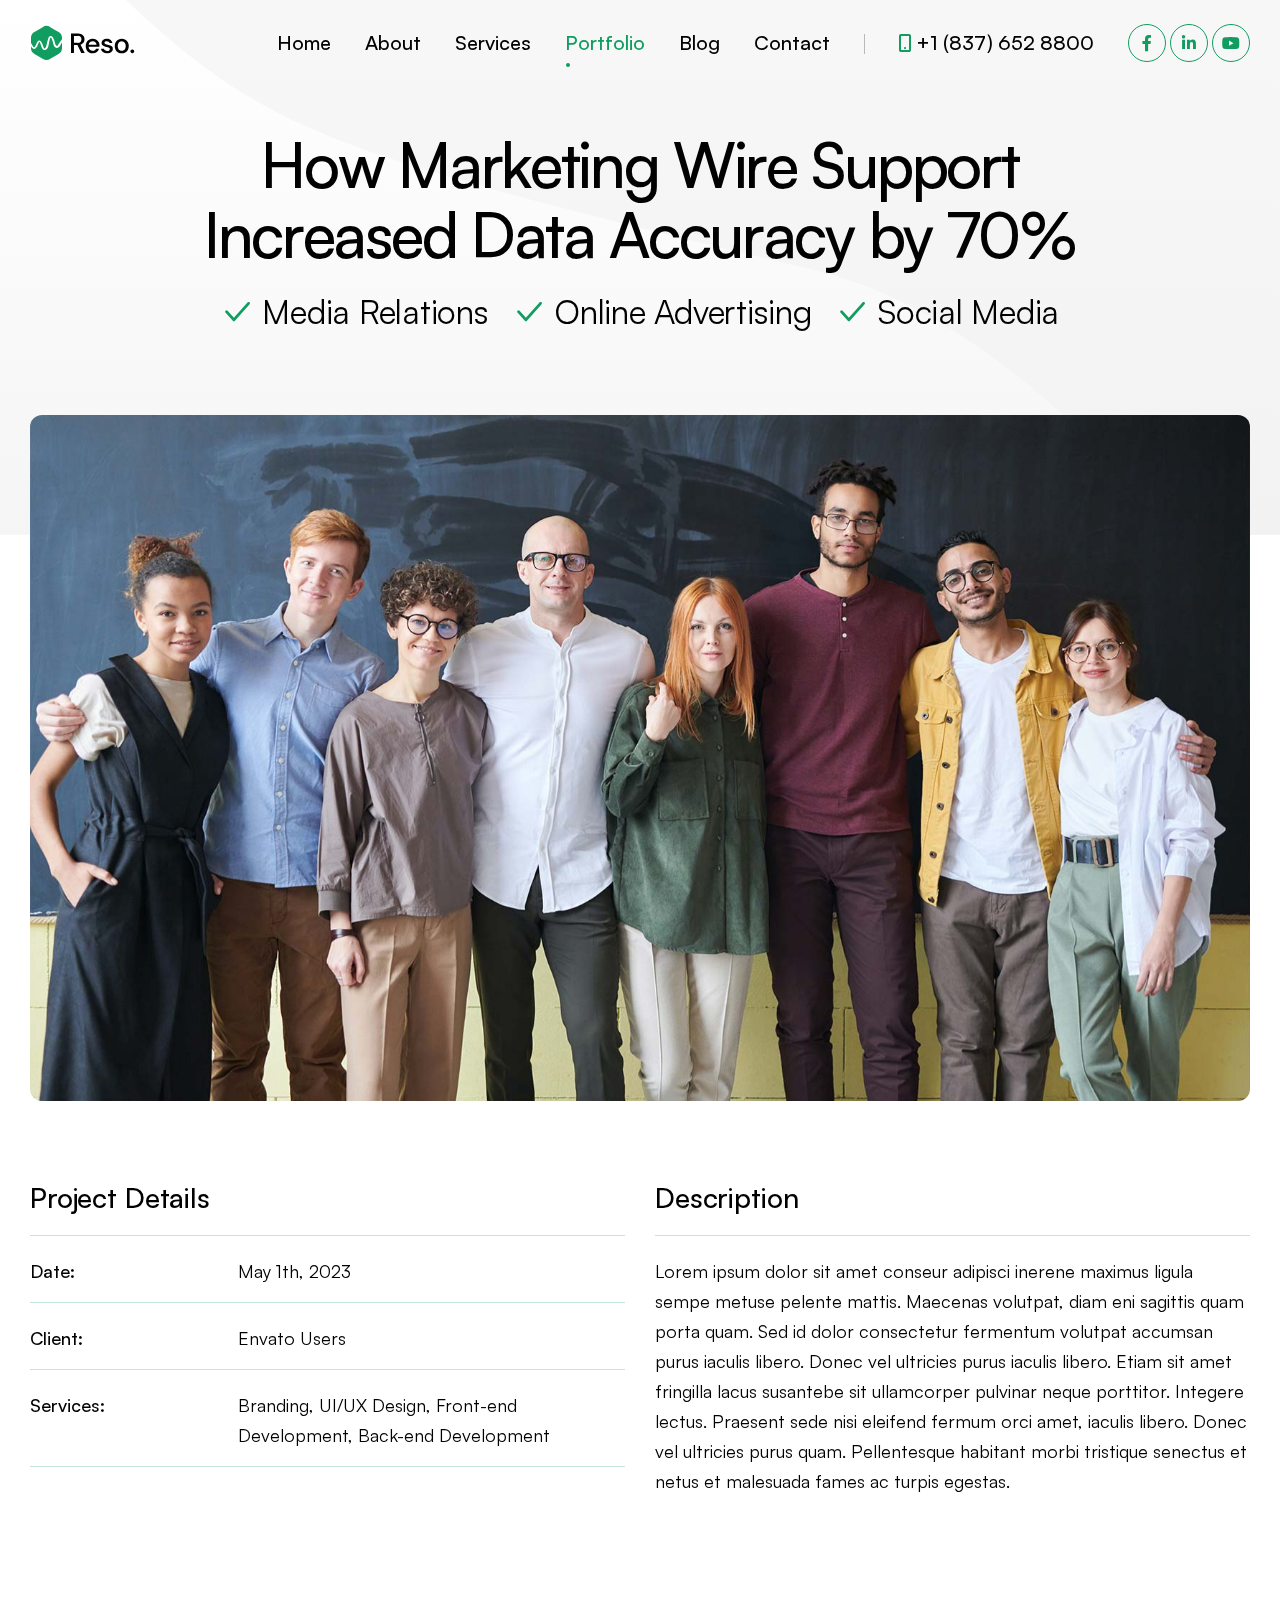
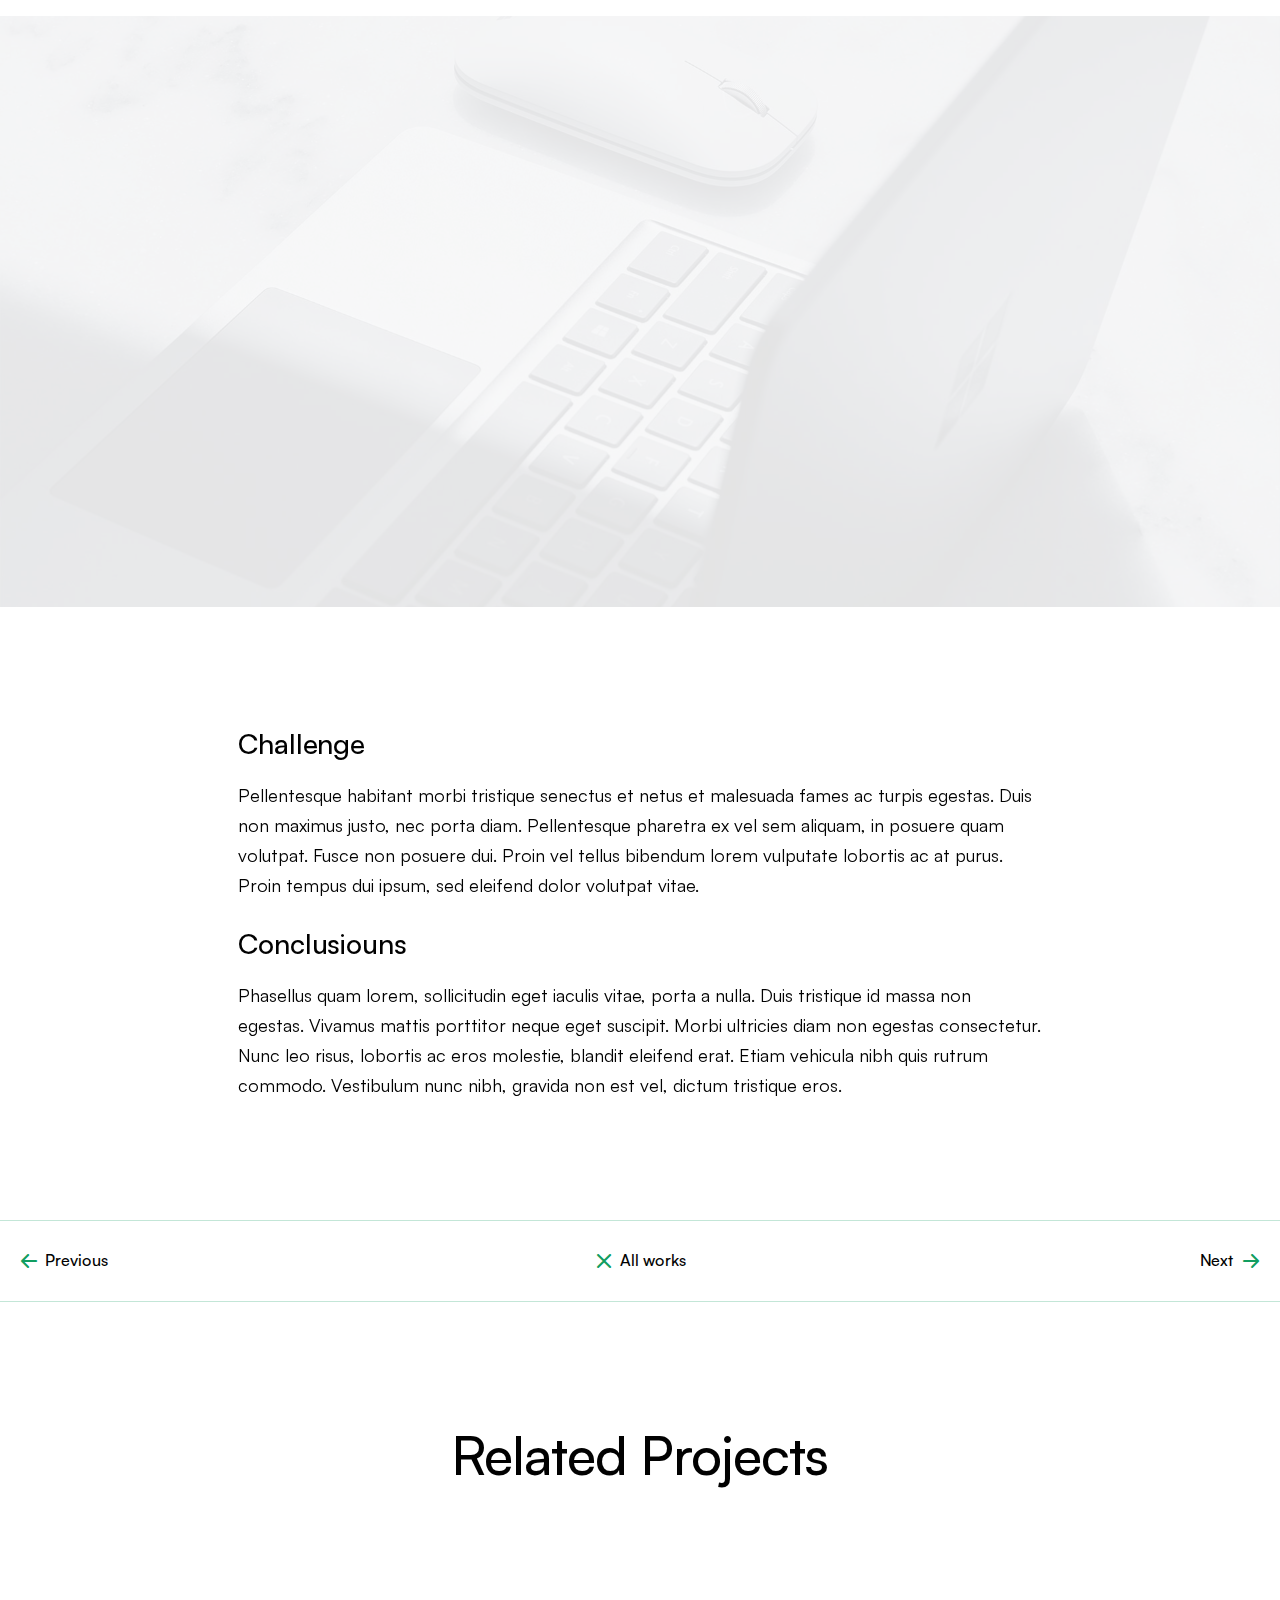
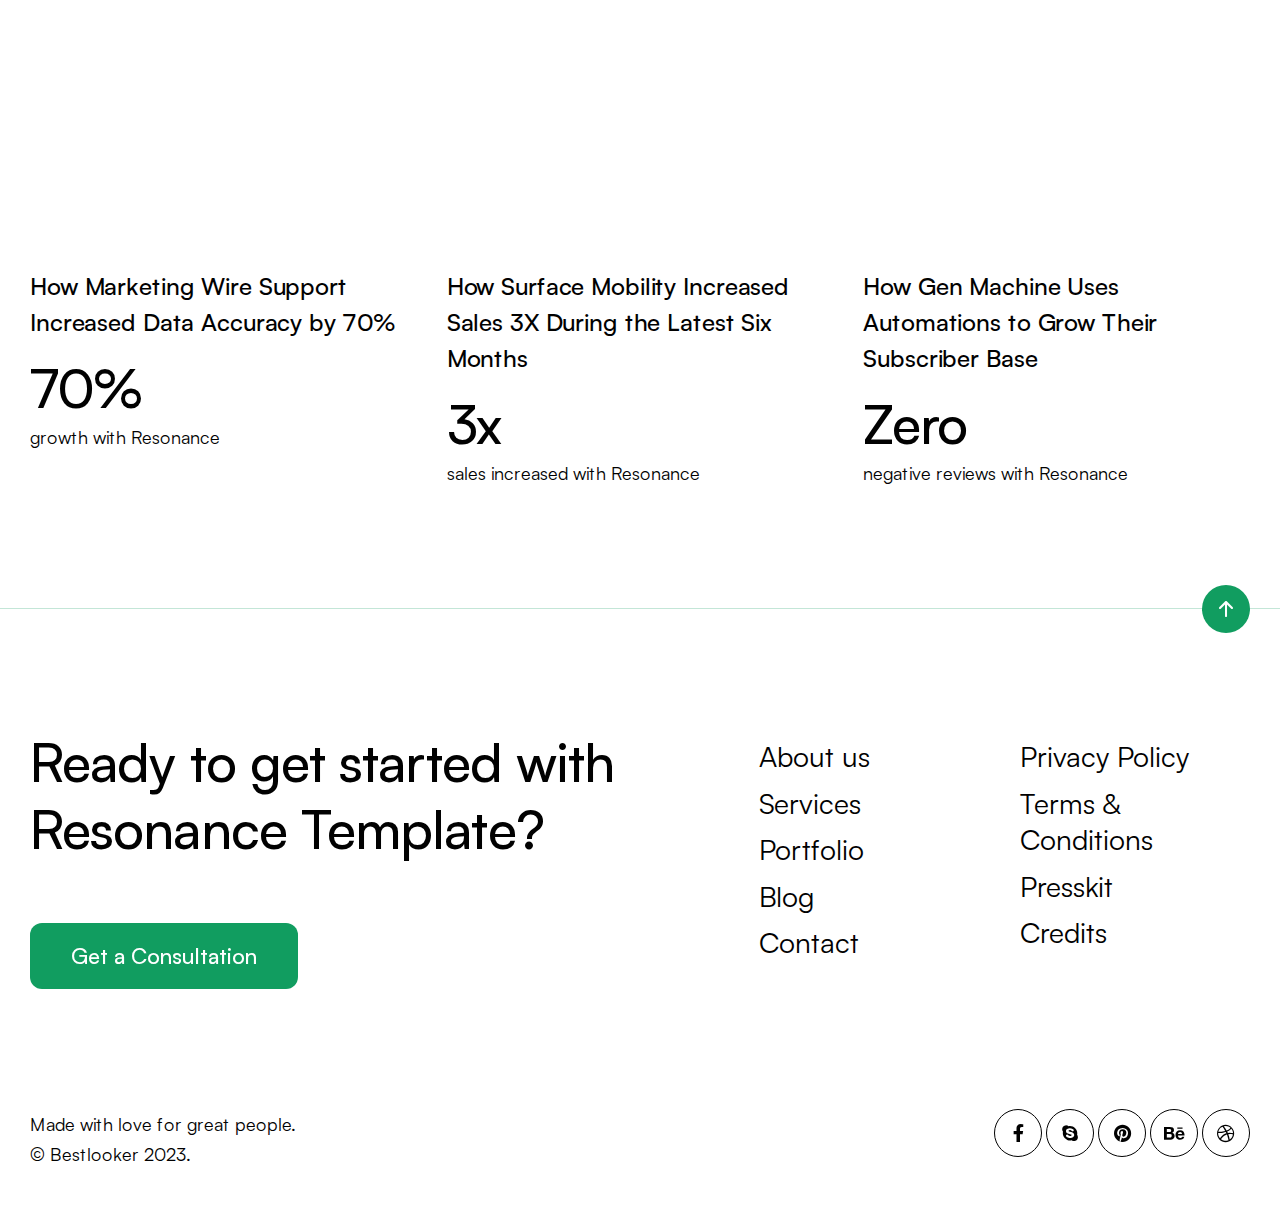
<file: www/corporate-portfolio-single.html>
<!DOCTYPE html>
<!-- Change the value of lang="en" attribute if your website's language is not English.
You can find the code of your language here - https://www.w3schools.com/tags/ref_language_codes.asp -->
<html lang="en">
  <head>
    <title>Resonance &mdash; One & Multi Page Creative Template</title>
    <meta
      name="description"
      content="Resonance &mdash; One & Multi Page Creative Template"
    />
    <meta charset="utf-8" />
    <meta
      name="author"
      content="https://themeforest.net/user/bestlooker/portfolio"
    />
    <meta name="viewport" content="width=device-width, initial-scale=1.0" />

    <!-- Favicon -->
    <link rel="icon" href="images/favicon.png" type="image/png" sizes="any" />
    <link rel="icon" href="images/favicon.svg" type="image/svg+xml" />

    <!-- CSS -->
    <link rel="stylesheet" href="css/bootstrap.min.css" />
    <link rel="stylesheet" href="css/style.css" />
    <link rel="stylesheet" href="css/style-responsive.css" />
    <link rel="stylesheet" href="css/vertical-rhythm.min.css" />
    <link rel="stylesheet" href="css/magnific-popup.css" />
    <link rel="stylesheet" href="css/owl.carousel.css" />
    <link rel="stylesheet" href="css/splitting.css" />
    <link rel="stylesheet" href="css/YTPlayer.css" />
    <link rel="stylesheet" href="css/demo-corporate/demo-corporate.css" />
  </head>
  <body class="appear-animate">
    <!-- Page Loader -->
    <div class="page-loader color">
      <div class="loader">Loading...</div>
    </div>
    <!-- End Page Loader -->

    <!-- Skip to Content -->
    <a href="#main" class="btn skip-to-content">Skip to Content</a>
    <!-- End Skip to Content -->

    <!-- Page Wrap -->
    <div class="page" id="top">
      <!-- Navigation Panel -->
      <nav class="main-nav transparent stick-fixed wow-menubar wch-unset">
        <div class="main-nav-sub container">
          <!-- Logo  (* Add your text or image to the link tag. Use SVG or PNG image format. 
                    If you use a PNG logo image, the image resolution must be equal 200% of the visible logo
                    image size for support of retina screens. See details in the template documentation. *) -->
          <div class="nav-logo-wrap position-static local-scroll">
            <a href="corporate-multi-page.html" class="logo">
              <img
                src="images/demo-corporate/logo-dark.svg"
                alt="Your Company Logo"
                width="106"
                height="36"
              />
            </a>
          </div>

          <!-- Mobile Menu Button -->
          <div class="mobile-nav" role="button" tabindex="0">
            <i class="mobile-nav-icon"></i>
            <span class="visually-hidden">Menu</span>
          </div>

          <!-- Main Menu -->
          <div class="inner-nav desktop-nav">
            <ul class="clearlist local-scroll justify-content-end">
              <li><a href="corporate-multi-page.html">Home</a></li>
              <li><a href="corporate-about.html">About</a></li>
              <li><a href="corporate-services.html">Services</a></li>
              <li>
                <a href="corporate-portfolio.html" class="active">Portfolio</a>
              </li>
              <li><a href="corporate-blog.html">Blog</a></li>
              <li><a href="corporate-contact.html">Contact</a></li>

              <li class="desktop-nav-display">
                <div class="vr mt-2"></div>
              </li>

              <li>
                <a href="tel:+18376528800"
                  ><i
                    class="mi-mobile size-24 color-primary-1 align-center"
                  ></i>
                  +1 (837) 652 8800</a
                >
              </li>

              <!-- Social Links -->
              <li>
                <a href="#" class="no-hover opacity-1 pe-1"
                  ><span class="mn-soc-link mn-soc-link-color" title="Facebook"
                    ><i class="fa-facebook-f"></i
                  ></span>
                  <span class="mobile-nav-display-i">Facebook</span></a
                >
                <a href="#" class="no-hover opacity-1 pe-1"
                  ><span class="mn-soc-link mn-soc-link-color" title="LinkedIn"
                    ><i class="fa-linkedin-in"></i
                  ></span>
                  <span class="mobile-nav-display-i">LinkedIn</span></a
                >
                <a href="#" class="no-hover opacity-1"
                  ><span class="mn-soc-link mn-soc-link-color" title="Youtube"
                    ><i class="fa-youtube"></i
                  ></span>
                  <span class="mobile-nav-display-i">Youtube</span></a
                >
              </li>
              <!-- End Social Links  -->
            </ul>
          </div>
          <!-- End Main Menu -->
        </div>
      </nav>
      <!-- End Navigation Panel -->

      <main id="main">
        <!-- Home Section -->
        <section
          class="page-section bg-gradient-gray-light-1 bg-scroll overflow-hidden"
        >
          <!-- Background Shape -->
          <div class="bg-shape-1 wow fadeIn">
            <img
              class="opacity-05"
              src="images/demo-corporate/bg-shape-1.svg"
              alt=""
            />
          </div>
          <!-- End Background Shape -->

          <div
            class="container position-relative pt-10 pt-sm-40 pb-80 pb-sm-20 text-center"
          >
            <div class="row">
              <div class="col-lg-10 offset-lg-1">
                <h1 class="hs-title-9 mb-20">
                  <span class="wow charsAnimIn" data-splitting="chars">
                    How Marketing Wire Support Increased Data Accuracy by 70%
                  </span>
                </h1>

                <div
                  class="hs-descr mt-n10 mb-0 wow fadeIn"
                  data-wow-delay="0.2s"
                >
                  <div class="d-inline-block mt-10 mx-2">
                    <i class="mi-check color-primary-1"></i> Media Relations
                  </div>
                  <div class="d-inline-block mt-10 mx-2">
                    <i class="mi-check color-primary-1"></i> Online Advertising
                  </div>
                  <div class="d-inline-block mt-10 mx-2">
                    <i class="mi-check color-primary-1"></i> Social Media
                  </div>
                </div>
              </div>
            </div>
          </div>
        </section>
        <!-- End Home Section -->

        <!-- Section -->
        <section class="page-section pt-0">
          <div class="container position-relative">
            <div class="mt-n120 mt-sm-n60 mb-80 mb-sm-60 round overflow-hidden">
              <img
                src="images/project-large.jpg"
                alt="Image Description"
                class="wow scaleOutIn"
                data-wow-duration="1.2s"
                data-wow-offset="0"
              />
            </div>

            <div class="row">
              <!-- Project Details -->
              <div class="col-md-6 mb-sm-40">
                <h2 class="h3 mb-20">Project Details</h2>

                <hr class="mb-20" />

                <div class="row">
                  <div class="col-sm-4">
                    <b>Date:</b>
                  </div>
                  <div class="col-sm-8">May 1th, 2023</div>
                </div>

                <hr class="mb-20" />

                <div class="row">
                  <div class="col-sm-4">
                    <b>Client:</b>
                  </div>
                  <div class="col-sm-8">Envato Users</div>
                </div>

                <hr class="mb-20" />

                <div class="row">
                  <div class="col-sm-4">
                    <b>Services:</b>
                  </div>
                  <div class="col-sm-8">
                    Branding, UI/UX Design, Front-end Development, Back-end
                    Development
                  </div>
                </div>

                <hr class="mb-20" />
              </div>
              <!-- End Project Details -->

              <!-- Project Description -->
              <div class="col-md-6">
                <h2 class="h3 mb-20">Description</h2>

                <hr class="mb-20" />

                <p class="mb-0">
                  Lorem ipsum dolor sit amet conseur adipisci inerene maximus
                  ligula sempe metuse pelente mattis. Maecenas volutpat, diam
                  eni sagittis quam porta quam. Sed id dolor consectetur
                  fermentum volutpat accumsan purus iaculis libero. Donec vel
                  ultricies purus iaculis libero. Etiam sit amet fringilla lacus
                  susantebe sit ullamcorper pulvinar neque porttitor. Integere
                  lectus. Praesent sede nisi eleifend fermum orci amet, iaculis
                  libero. Donec vel ultricies purus quam. Pellentesque habitant
                  morbi tristique senectus et netus et malesuada fames ac turpis
                  egestas.
                </p>
              </div>
              <!-- End Project Description -->
            </div>
          </div>
        </section>
        <!-- End Section -->

        <!-- Achievements Section -->
        <section
          class="page-section bg-light-alpha-90 bg-scroll"
          style="background-image: url(images/section-bg-5.jpg)"
        >
          <div class="container position-relative">
            <div class="row">
              <div class="col-lg-4 mb-md-60 mb-xs-50">
                <h2 class="section-title mb-20 wow fadeInUp">
                  Check project achievements.
                </h2>

                <p
                  class="section-descr mb-0 wow fadeInUp"
                  data-wow-delay="0.1s"
                >
                  We provide the effective ideas that grow businesses of our
                  clients.
                </p>
              </div>

              <div class="col-lg-7 offset-lg-1">
                <!-- Numbers Grid -->
                <div class="row mt-n50 mt-xs-n30">
                  <!-- Number Item -->
                  <div
                    class="col-sm-6 col-lg-5 mt-50 mt-xs-30 wow fadeScaleIn"
                    data-wow-delay="0.4s"
                  >
                    <div class="number-title color-primary-1 mb-10">28%</div>
                    <div class="number-descr black">
                      Resent tincidunt lacus sedenim posuere posuere nulla
                      acusan.
                    </div>
                  </div>
                  <!-- End Number Item -->

                  <!-- Number Item -->
                  <div
                    class="col-sm-6 col-lg-5 offset-lg-2 mt-50 mt-xs-30 wow fadeScaleIn"
                    data-wow-delay="0.6s"
                  >
                    <div class="number-title color-primary-1 mb-10">1.5k</div>
                    <div class="number-descr black">
                      Curabitur eu quam auctor nuca convallis metus nec feugia.
                    </div>
                  </div>
                  <!-- End Number Item -->

                  <!-- Number Item -->
                  <div
                    class="col-sm-6 col-lg-5 mt-50 mt-xs-30 wow fadeScaleIn"
                    data-wow-delay="0.8s"
                  >
                    <div class="number-title color-primary-1 mb-10">30+</div>
                    <div class="number-descr black">
                      Pellentesque pharetra libero eget vestibulum ullamcorper.
                    </div>
                  </div>
                  <!-- End Number Item -->

                  <!-- Number Item -->
                  <div
                    class="col-sm-6 col-lg-5 offset-lg-2 mt-50 mt-xs-30 wow fadeScaleIn"
                    data-wow-delay="1s"
                  >
                    <div class="number-title color-primary-1 mb-10">2x</div>
                    <div class="number-descr black">
                      Suspendisse a scelerisque vitae rutrum posuere sec lacus.
                    </div>
                  </div>
                  <!-- End Number Item -->
                </div>
                <!-- End Numbers Grid -->
              </div>
            </div>
          </div>
        </section>
        <!-- End Achievements Section -->

        <!-- Section -->
        <section class="page-section">
          <div class="container position-relative">
            <div class="row">
              <div class="col-md-10 offset-md-1 col-lg-8 offset-lg-2">
                <h2 class="h3">Challenge</h2>

                <p>
                  Pellentesque habitant morbi tristique senectus et netus et
                  malesuada fames ac turpis egestas. Duis non maximus justo, nec
                  porta diam. Pellentesque pharetra ex vel sem aliquam, in
                  posuere quam volutpat. Fusce non posuere dui. Proin vel tellus
                  bibendum lorem vulputate lobortis ac at purus. Proin tempus
                  dui ipsum, sed eleifend dolor volutpat vitae.
                </p>

                <h2 class="h3">Conclusiouns</h2>

                <p class="mb-0">
                  Phasellus quam lorem, sollicitudin eget iaculis vitae, porta a
                  nulla. Duis tristique id massa non egestas. Vivamus mattis
                  porttitor neque eget suscipit. Morbi ultricies diam non
                  egestas consectetur. Nunc leo risus, lobortis ac eros
                  molestie, blandit eleifend erat. Etiam vehicula nibh quis
                  rutrum commodo. Vestibulum nunc nibh, gravida non est vel,
                  dictum tristique eros.
                </p>
              </div>
            </div>
          </div>
        </section>
        <!-- End Section -->

        <!-- Divider -->
        <hr class="mt-0 mb-0" />
        <!-- End Divider -->

        <!-- Work Navigation -->
        <div class="work-navigation clearfix">
          <a href="main-portfolio-single-1.html" class="work-prev"
            ><span
              ><i
                class="mi-arrow-left size-24 align-middle color-primary-1"
              ></i>
              Previous</span
            ></a
          >
          <a href="#" class="work-all"
            ><span
              ><i class="mi-close size-24 align-middle color-primary-1"></i> All
              works</span
            ></a
          >
          <a href="main-portfolio-single-3.html" class="work-next"
            ><span
              >Next
              <i
                class="mi-arrow-right size-24 align-middle color-primary-1"
              ></i></span
          ></a>
        </div>
        <!-- End Work Navigation -->

        <!-- Divider -->
        <hr class="mt-0 mb-0" />
        <!-- End Divider -->

        <!-- Section -->
        <section class="page-section">
          <div class="container relative">
            <div class="text-center mb-80 mb-sm-60 position-relative z-index-1">
              <h2 class="section-title">Related Projects</h2>
            </div>

            <!-- Portfolio Grid -->
            <div class="row mt-n50 mt-sm-n40">
              <!-- Portfolio Item -->
              <div class="col-md-6 col-lg-4 mt-50 mt-sm-40">
                <a
                  href="corporate-portfolio-single.html"
                  class="portfolio-5-link"
                >
                  <div class="portfolio-5-image">
                    <div class="portfolio-5-image-bg wow scalexIn"></div>
                    <div class="wow fadeIn" data-wow-delay="1s">
                      <img
                        src="images/project-1.jpg"
                        alt="Image Description"
                      />
                    </div>
                  </div>

                  <h3 class="portfolio-5-title">
                    <span
                      >How Marketing Wire Support Increased Data Accuracy by
                      70%</span
                    >
                  </h3>

                  <div class="portfolio-5-number">70%</div>

                  <div class="portfolio-5-number-descr">
                    growth with Resonance
                  </div>
                </a>
              </div>
              <!-- End Portfolio Item -->

              <!-- Portfolio Item -->
              <div class="col-md-6 col-lg-4 mt-50 mt-sm-40">
                <a
                  href="corporate-portfolio-single.html"
                  class="portfolio-5-link"
                >
                  <div class="portfolio-5-image">
                    <div class="portfolio-5-image-bg wow scalexIn"></div>
                    <div class="wow fadeIn" data-wow-delay="1s">
                      <img
                        src="images/project-2.jpg"
                        alt="Image Description"
                      />
                    </div>
                  </div>

                  <h3 class="portfolio-5-title">
                    <span
                      >How Surface Mobility Increased Sales 3X During the Latest
                      Six Months</span
                    >
                  </h3>

                  <div class="portfolio-5-number">3x</div>

                  <div class="portfolio-5-number-descr">
                    sales increased with Resonance
                  </div>
                </a>
              </div>
              <!-- End Portfolio Item -->

              <!-- Portfolio Item -->
              <div class="col-md-6 col-lg-4 mt-50 mt-sm-40">
                <a
                  href="corporate-portfolio-single.html"
                  class="portfolio-5-link"
                >
                  <div class="portfolio-5-image">
                    <div class="portfolio-5-image-bg wow scalexIn"></div>
                    <div class="wow fadeIn" data-wow-delay="1s">
                      <img
                        src="images/project-3.jpg"
                        alt="Image Description"
                      />
                    </div>
                  </div>

                  <h3 class="portfolio-5-title">
                    <span
                      >How Gen Machine Uses Automations to Grow Their Subscriber
                      Base</span
                    >
                  </h3>

                  <div class="portfolio-5-number">Zero</div>

                  <div class="portfolio-5-number-descr">
                    negative reviews with Resonance
                  </div>
                </a>
              </div>
              <!-- End Portfolio Item -->
            </div>
            <!-- End Portfolio Grid -->
          </div>
        </section>
        <!-- End Section -->
      </main>

      <!-- Divider -->
      <hr class="mt-0 mb-0" />
      <!-- End Divider -->

      <!-- Footer -->
      <footer class="footer-2 pb-50">
        <div class="container position-relative">
          <!-- Back to Top Link -->
          <div class="local-scroll position-relative z-index-1">
            <a
              href="#top"
              class="link-to-top color position-absolute top-0 end-0 translate-middle-y"
            >
              <i class="mi-arrow-up size-24"></i>
              <span class="visually-hidden">Scroll to top</span>
            </a>
          </div>
          <!-- End Back to Top Link -->

          <div class="page-section">
            <div class="row">
              <div class="col-lg-6 mb-md-60">
                <h2 class="section-title mb-60 mb-sm-40">
                  Ready to get started with Resonance Template?
                </h2>

                <div class="local-scroll">
                  <a
                    href="corporate-contact.html"
                    class="btn btn-mod btn-color btn-large btn-round btn-hover-anim"
                  >
                    <span>Get a Consultation</span>
                  </a>
                </div>
              </div>

              <div class="col-lg-5 offset-lg-1 pt-10">
                <div class="row">
                  <div class="col-md-6 mb-sm-40">
                    <ul class="fw-menu-large clearlist">
                      <li>
                        <a href="#">About us</a>
                      </li>
                      <li>
                        <a href="#">Services</a>
                      </li>
                      <li>
                        <a href="#">Portfolio</a>
                      </li>
                      <li>
                        <a href="#">Blog</a>
                      </li>
                      <li>
                        <a href="#">Contact</a>
                      </li>
                    </ul>
                  </div>

                  <div class="col-md-6">
                    <ul class="fw-menu-large clearlist">
                      <li>
                        <a href="#">Privacy Policy</a>
                      </li>
                      <li>
                        <a href="#">Terms & Conditions</a>
                      </li>
                      <li>
                        <a href="#">Presskit</a>
                      </li>
                      <li>
                        <a href="#">Credits</a>
                      </li>
                    </ul>
                  </div>
                </div>
              </div>
            </div>
          </div>

          <!-- Footer Text -->
          <div class="row">
            <div class="col-md-6 mb-sm-40">
              Made with love for great people. <br />
              © Bestlooker 2023.
            </div>

            <!-- Social Links -->
            <div class="col-md-6 footer-2-social-links text-md-end mb-md-40">
              <a
                href="#"
                title="Facebook"
                rel="noopener nofollow"
                target="_blank"
              >
                <span class="visually-hidden">Facebook</span>
                <i class="fa-facebook-f"></i>
              </a>
              <a
                href="#"
                title="Twitter"
                rel="noopener nofollow"
                target="_blank"
              >
                <span class="visually-hidden">Skype</span>
                <i class="fa-skype"></i>
              </a>
              <a
                href="#"
                title="Pinterest"
                rel="noopener nofollow"
                target="_blank"
              >
                <span class="visually-hidden">Pinterest</span>
                <i class="fa-pinterest"></i>
              </a>
              <a
                href="#"
                title="Behance"
                rel="noopener nofollow"
                target="_blank"
              >
                <span class="visually-hidden">Behance</span>
                <i class="fa-behance"></i>
              </a>
              <a
                href="#"
                title="Dribbble"
                rel="noopener nofollow"
                target="_blank"
              >
                <span class="visually-hidden">Dribbble</span>
                <i class="fa-dribbble"></i>
              </a>
            </div>
            <!-- End Social Links -->
          </div>
          <!-- End Footer Text -->
        </div>
      </footer>
      <!-- End Footer -->
    </div>
    <!-- End Page Wrap -->

    <!-- JS -->
    <script src="js/jquery.min.js"></script>
    <script src="js/bootstrap.bundle.min.js"></script>
    <script src="js/plugins.js"></script>
    <script src="js/jquery.ajaxchimp.min.js"></script>
    <script src="js/contact-form.js"></script>
    <script src="js/all.js"></script>
    <!-- End JS -->
  </body>
</html>
</file>
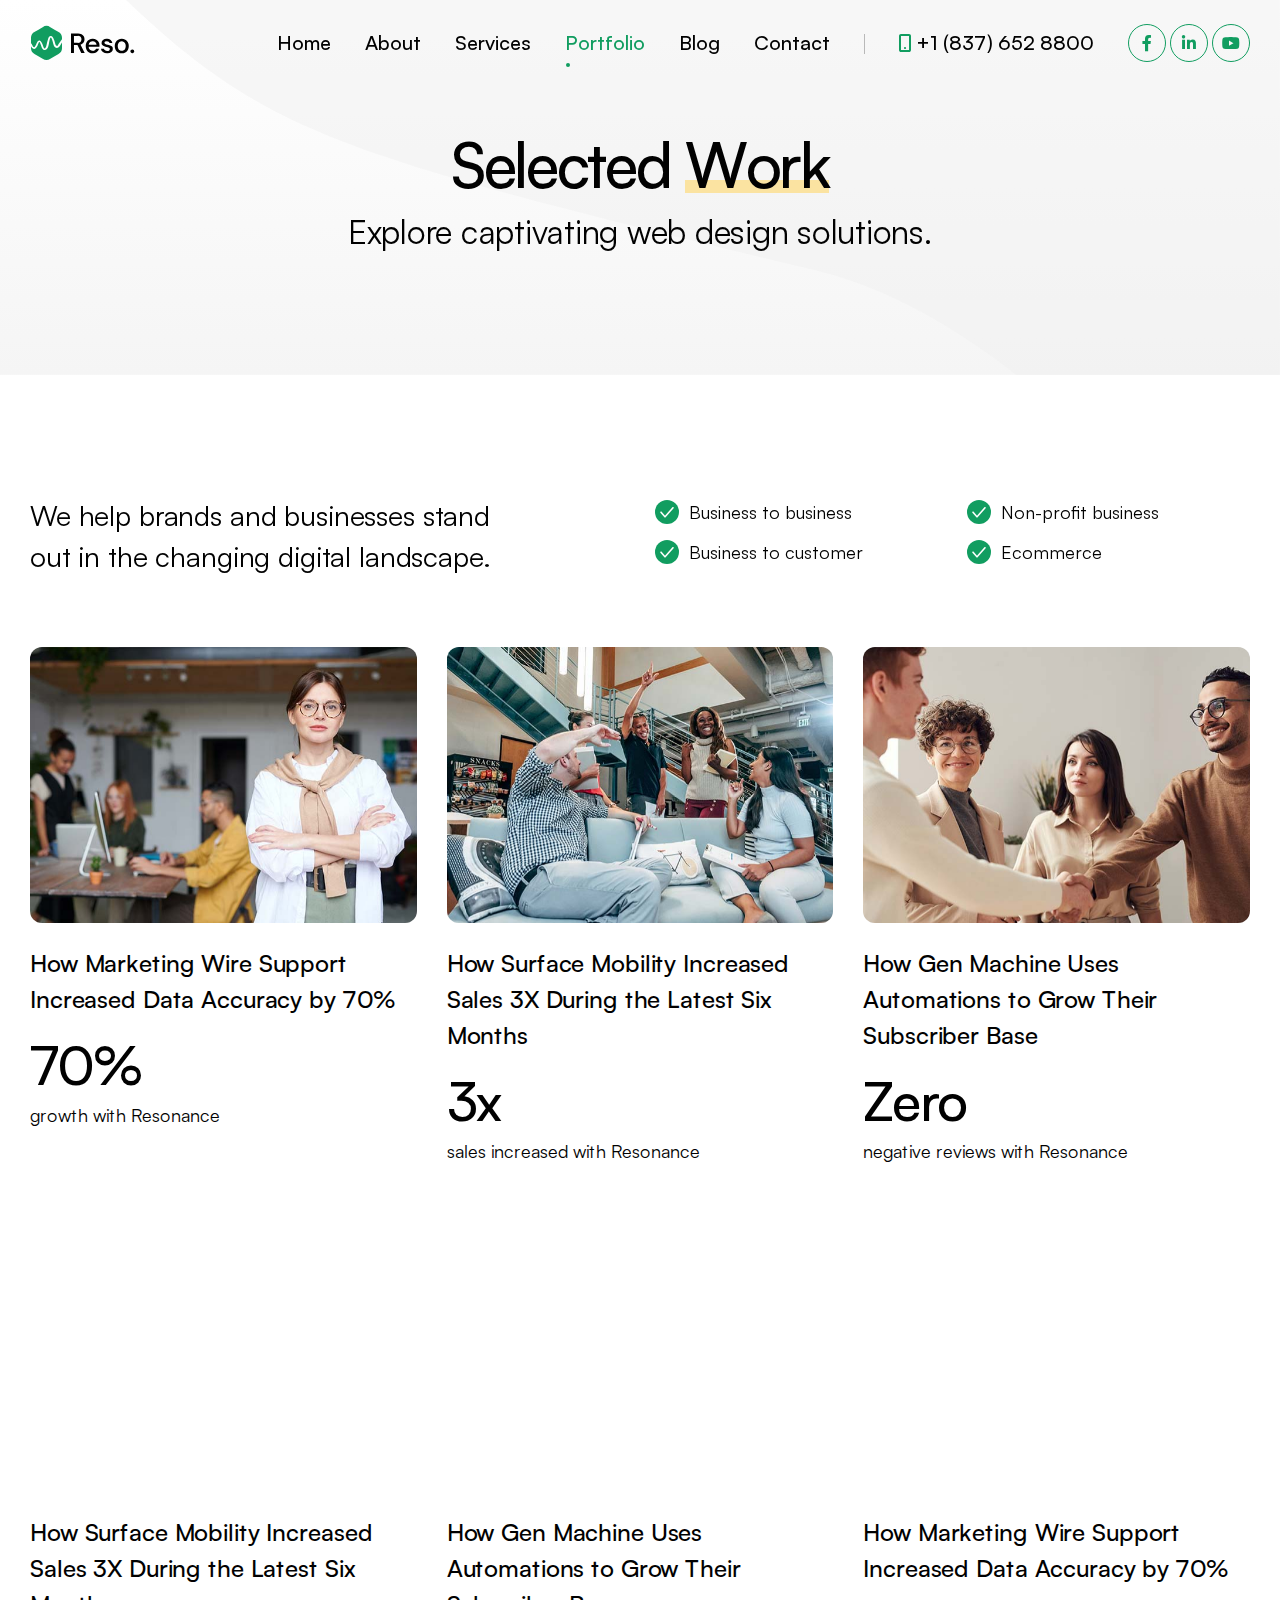
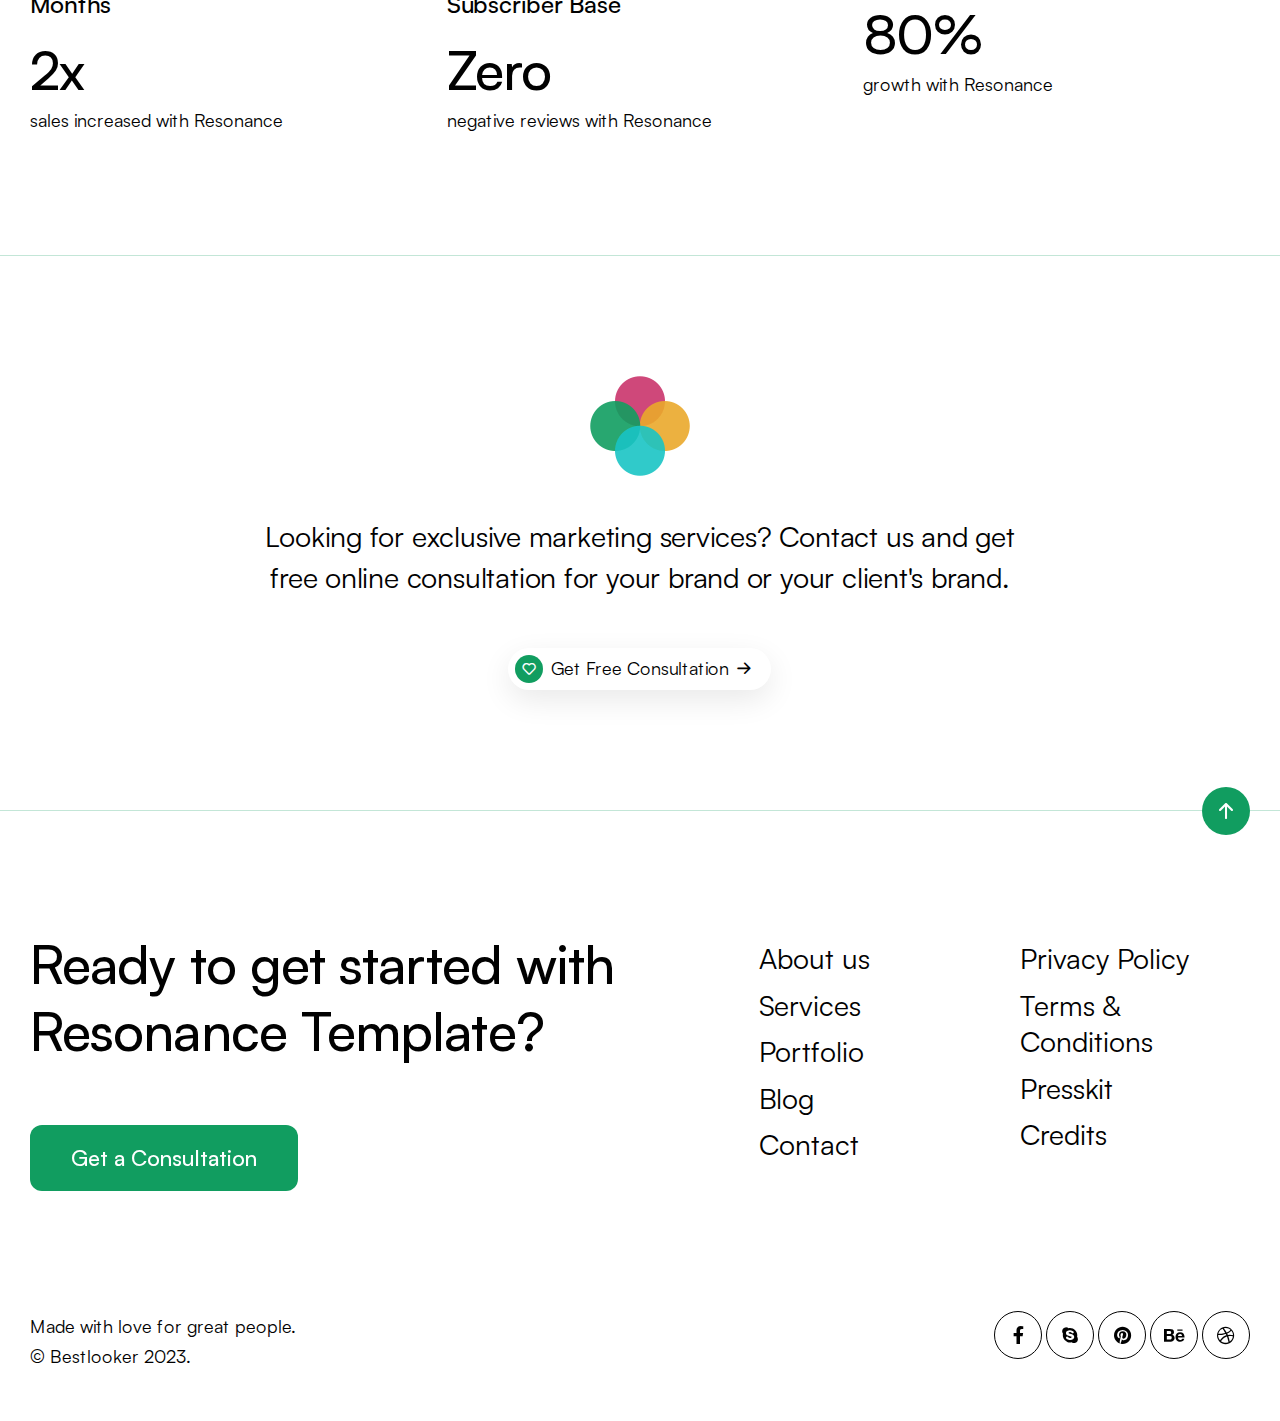
<file: www/corporate-portfolio.html>
<!DOCTYPE html>
<!-- Change the value of lang="en" attribute if your website's language is not English.
You can find the code of your language here - https://www.w3schools.com/tags/ref_language_codes.asp -->
<html lang="en">
  <head>
    <title>Resonance &mdash; One & Multi Page Creative Template</title>
    <meta
      name="description"
      content="Resonance &mdash; One & Multi Page Creative Template"
    />
    <meta charset="utf-8" />
    <meta
      name="author"
      content="https://themeforest.net/user/bestlooker/portfolio"
    />
    <meta name="viewport" content="width=device-width, initial-scale=1.0" />

    <!-- Favicon -->
    <link rel="icon" href="images/favicon.png" type="image/png" sizes="any" />
    <link rel="icon" href="images/favicon.svg" type="image/svg+xml" />

    <!-- CSS -->
    <link rel="stylesheet" href="css/bootstrap.min.css" />
    <link rel="stylesheet" href="css/style.css" />
    <link rel="stylesheet" href="css/style-responsive.css" />
    <link rel="stylesheet" href="css/vertical-rhythm.min.css" />
    <link rel="stylesheet" href="css/magnific-popup.css" />
    <link rel="stylesheet" href="css/owl.carousel.css" />
    <link rel="stylesheet" href="css/splitting.css" />
    <link rel="stylesheet" href="css/YTPlayer.css" />
    <link rel="stylesheet" href="css/demo-corporate/demo-corporate.css" />
  </head>
  <body class="appear-animate">
    <!-- Page Loader -->
    <div class="page-loader color">
      <div class="loader">Loading...</div>
    </div>
    <!-- End Page Loader -->

    <!-- Skip to Content -->
    <a href="#main" class="btn skip-to-content">Skip to Content</a>
    <!-- End Skip to Content -->

    <!-- Page Wrap -->
    <div class="page" id="top">
      <!-- Navigation Panel -->
      <nav class="main-nav transparent stick-fixed wow-menubar wch-unset">
        <div class="main-nav-sub container">
          <!-- Logo  (* Add your text or image to the link tag. Use SVG or PNG image format. 
                    If you use a PNG logo image, the image resolution must be equal 200% of the visible logo
                    image size for support of retina screens. See details in the template documentation. *) -->
          <div class="nav-logo-wrap position-static local-scroll">
            <a href="corporate-multi-page.html" class="logo">
              <img
                src="images/demo-corporate/logo-dark.svg"
                alt="Your Company Logo"
                width="106"
                height="36"
              />
            </a>
          </div>

          <!-- Mobile Menu Button -->
          <div class="mobile-nav" role="button" tabindex="0">
            <i class="mobile-nav-icon"></i>
            <span class="visually-hidden">Menu</span>
          </div>

          <!-- Main Menu -->
          <div class="inner-nav desktop-nav">
            <ul class="clearlist local-scroll justify-content-end">
              <li><a href="corporate-multi-page.html">Home</a></li>
              <li><a href="corporate-about.html">About</a></li>
              <li><a href="corporate-services.html">Services</a></li>
              <li>
                <a href="corporate-portfolio.html" class="active">Portfolio</a>
              </li>
              <li><a href="corporate-blog.html">Blog</a></li>
              <li><a href="corporate-contact.html">Contact</a></li>

              <li class="desktop-nav-display">
                <div class="vr mt-2"></div>
              </li>

              <li>
                <a href="tel:+18376528800"
                  ><i
                    class="mi-mobile size-24 color-primary-1 align-center"
                  ></i>
                  +1 (837) 652 8800</a
                >
              </li>

              <!-- Social Links -->
              <li>
                <a href="#" class="no-hover opacity-1 pe-1"
                  ><span class="mn-soc-link mn-soc-link-color" title="Facebook"
                    ><i class="fa-facebook-f"></i
                  ></span>
                  <span class="mobile-nav-display-i">Facebook</span></a
                >
                <a href="#" class="no-hover opacity-1 pe-1"
                  ><span class="mn-soc-link mn-soc-link-color" title="LinkedIn"
                    ><i class="fa-linkedin-in"></i
                  ></span>
                  <span class="mobile-nav-display-i">LinkedIn</span></a
                >
                <a href="#" class="no-hover opacity-1"
                  ><span class="mn-soc-link mn-soc-link-color" title="Youtube"
                    ><i class="fa-youtube"></i
                  ></span>
                  <span class="mobile-nav-display-i">Youtube</span></a
                >
              </li>
              <!-- End Social Links  -->
            </ul>
          </div>
          <!-- End Main Menu -->
        </div>
      </nav>
      <!-- End Navigation Panel -->

      <main id="main">
        <!-- Home Section -->
        <section
          class="page-section bg-gradient-gray-light-1 bg-scroll overflow-hidden"
        >
          <!-- Background Shape -->
          <div class="bg-shape-1 wow fadeIn">
            <img
              class="opacity-05"
              src="images/demo-corporate/bg-shape-1.svg"
              alt=""
            />
          </div>
          <!-- End Background Shape -->

          <div class="container position-relative pt-10 pt-sm-40 text-center">
            <div class="row">
              <div class="col-lg-10 offset-lg-1">
                <h1 class="hs-title-9 mb-10">
                  <span class="wow charsAnimIn" data-splitting="chars">
                    Selected
                    <span class="mark-decoration-3-wrap"
                      >Work<b
                        class="mark-decoration-3 wow scalexIn"
                        data-wow-delay="0.5s"
                      ></b
                    ></span>
                  </span>
                </h1>

                <p class="hs-descr mb-0 wow fadeIn" data-wow-delay="0.2s">
                  Explore captivating web design solutions.
                </p>
              </div>
            </div>
          </div>
        </section>
        <!-- End Home Section -->

        <!-- Portfolio Section -->
        <section class="page-section" id="portfolio">
          <div class="container position-relative">
            <div class="row mb-70 mb-sm-50 wow fadeInUp" data-wow-offset="0">
              <div class="col-lg-5 mb-md-40">
                <p class="section-descr mb-0">
                  We help brands and businesses stand out in the changing
                  digital landscape.
                </p>
              </div>

              <div class="col-lg-6 offset-lg-1 d-flex align-items-end pb-10">
                <!-- Features List -->
                <div class="row mt-n10">
                  <!-- Features List Item -->
                  <div class="col-sm-6 d-flex mt-10">
                    <div class="features-list-icon features-list-color-1">
                      <i class="mi-check"></i>
                    </div>
                    <div class="features-list-text">Business to business</div>
                  </div>
                  <!-- End Features List Item -->

                  <!-- Features List Item -->
                  <div class="col-sm-6 d-flex mt-10">
                    <div class="features-list-icon features-list-color-1">
                      <i class="mi-check"></i>
                    </div>
                    <div class="features-list-text">Non-profit business</div>
                  </div>
                  <!-- End Features List Item -->

                  <!-- Features List Item -->
                  <div class="col-sm-6 d-flex mt-10">
                    <div class="features-list-icon features-list-color-1">
                      <i class="mi-check"></i>
                    </div>
                    <div class="features-list-text">Business to customer</div>
                  </div>
                  <!-- End Features List Item -->

                  <!-- Features List Item -->
                  <div class="col-sm-6 d-flex mt-10">
                    <div class="features-list-icon features-list-color-1">
                      <i class="mi-check"></i>
                    </div>
                    <div class="features-list-text">Ecommerce</div>
                  </div>
                  <!-- End Features List Item -->
                </div>
                <!-- End Features List -->
              </div>
            </div>

            <!-- Portfolio Grid -->
            <div class="row mt-n50 mt-sm-n40">
              <!-- Portfolio Item -->
              <div class="col-md-6 col-lg-4 mt-50 mt-sm-40">
                <a
                  href="corporate-portfolio-single.html"
                  class="portfolio-5-link"
                >
                  <div class="portfolio-5-image">
                    <div class="portfolio-5-image-bg wow scalexIn"></div>
                    <div class="wow fadeIn" data-wow-delay="1s">
                      <img
                        src="images/project-1.jpg"
                        alt="Image Description"
                      />
                    </div>
                  </div>

                  <h3 class="portfolio-5-title">
                    <span
                      >How Marketing Wire Support Increased Data Accuracy by
                      70%</span
                    >
                  </h3>

                  <div class="portfolio-5-number">70%</div>

                  <div class="portfolio-5-number-descr">
                    growth with Resonance
                  </div>
                </a>
              </div>
              <!-- End Portfolio Item -->

              <!-- Portfolio Item -->
              <div class="col-md-6 col-lg-4 mt-50 mt-sm-40">
                <a
                  href="corporate-portfolio-single.html"
                  class="portfolio-5-link"
                >
                  <div class="portfolio-5-image">
                    <div class="portfolio-5-image-bg wow scalexIn"></div>
                    <div class="wow fadeIn" data-wow-delay="1s">
                      <img
                        src="images/project-2.jpg"
                        alt="Image Description"
                      />
                    </div>
                  </div>

                  <h3 class="portfolio-5-title">
                    <span
                      >How Surface Mobility Increased Sales 3X During the Latest
                      Six Months</span
                    >
                  </h3>

                  <div class="portfolio-5-number">3x</div>

                  <div class="portfolio-5-number-descr">
                    sales increased with Resonance
                  </div>
                </a>
              </div>
              <!-- End Portfolio Item -->

              <!-- Portfolio Item -->
              <div class="col-md-6 col-lg-4 mt-50 mt-sm-40">
                <a
                  href="corporate-portfolio-single.html"
                  class="portfolio-5-link"
                >
                  <div class="portfolio-5-image">
                    <div class="portfolio-5-image-bg wow scalexIn"></div>
                    <div class="wow fadeIn" data-wow-delay="1s">
                      <img
                        src="images/project-3.jpg"
                        alt="Image Description"
                      />
                    </div>
                  </div>

                  <h3 class="portfolio-5-title">
                    <span
                      >How Gen Machine Uses Automations to Grow Their Subscriber
                      Base</span
                    >
                  </h3>

                  <div class="portfolio-5-number">Zero</div>

                  <div class="portfolio-5-number-descr">
                    negative reviews with Resonance
                  </div>
                </a>
              </div>
              <!-- End Portfolio Item -->

              <!-- Portfolio Item -->
              <div class="col-md-6 col-lg-4 mt-50 mt-sm-40">
                <a
                  href="corporate-portfolio-single.html"
                  class="portfolio-5-link"
                >
                  <div class="portfolio-5-image">
                    <div class="portfolio-5-image-bg wow scalexIn"></div>
                    <div class="wow fadeIn" data-wow-delay="1s">
                      <img
                        src="images/project-4.jpg"
                        alt="Image Description"
                      />
                    </div>
                  </div>

                  <h3 class="portfolio-5-title">
                    <span
                      >How Surface Mobility Increased Sales 3X During the Latest
                      Six Months</span
                    >
                  </h3>

                  <div class="portfolio-5-number">2x</div>

                  <div class="portfolio-5-number-descr">
                    sales increased with Resonance
                  </div>
                </a>
              </div>
              <!-- End Portfolio Item -->

              <!-- Portfolio Item -->
              <div class="col-md-6 col-lg-4 mt-50 mt-sm-40">
                <a
                  href="corporate-portfolio-single.html"
                  class="portfolio-5-link"
                >
                  <div class="portfolio-5-image">
                    <div class="portfolio-5-image-bg wow scalexIn"></div>
                    <div class="wow fadeIn" data-wow-delay="1s">
                      <img
                        src="images/project-5.jpg"
                        alt="Image Description"
                      />
                    </div>
                  </div>

                  <h3 class="portfolio-5-title">
                    <span
                      >How Gen Machine Uses Automations to Grow Their Subscriber
                      Base</span
                    >
                  </h3>

                  <div class="portfolio-5-number">Zero</div>

                  <div class="portfolio-5-number-descr">
                    negative reviews with Resonance
                  </div>
                </a>
              </div>
              <!-- End Portfolio Item -->

              <!-- Portfolio Item -->
              <div class="col-md-6 col-lg-4 mt-50 mt-sm-40">
                <a
                  href="corporate-portfolio-single.html"
                  class="portfolio-5-link"
                >
                  <div class="portfolio-5-image">
                    <div class="portfolio-5-image-bg wow scalexIn"></div>
                    <div class="wow fadeIn" data-wow-delay="1s">
                      <img
                        src="images/project-6.jpg"
                        alt="Image Description"
                      />
                    </div>
                  </div>

                  <h3 class="portfolio-5-title">
                    <span
                      >How Marketing Wire Support Increased Data Accuracy by
                      70%</span
                    >
                  </h3>

                  <div class="portfolio-5-number">80%</div>

                  <div class="portfolio-5-number-descr">
                    growth with Resonance
                  </div>
                </a>
              </div>
              <!-- End Portfolio Item -->
            </div>
            <!-- End Portfolio Grid -->
          </div>
        </section>
        <!-- End Portfolio Section -->

        <!-- Divider -->
        <hr class="mt-0 mb-0" />
        <!-- End Divider -->

        <!-- Call to Action Section -->
        <section class="page-section">
          <div class="container position-relative z-index-1">
            <div class="row text-center">
              <div class="col-md-10 offset-md-1 col-lg-8 offset-lg-2">
                <div class="text-center mb-40 mb-sm-30">
                  <img
                    src="images/demo-corporate/section-image-1.png"
                    width="100"
                    height="100"
                    alt="Image Description"
                  />
                </div>
                <p class="section-descr-medium mb-50 mb-sm-40">
                  Looking for exclusive marketing services? Contact us and get
                  free online consultation for your brand or your client's
                  brand.
                </p>
                <div class="local-scroll text-center">
                  <a
                    href="corporate-contact.html"
                    class="btn btn-mod btn-w btn-with-icon btn-circle"
                    ><span class="btn-icon color-1"
                      ><i class="mi-heart"></i
                    ></span>
                    <span data-btn-animate="y"
                      >Get Free Consultation
                      <i class="mi-arrow-right"></i></span
                  ></a>
                </div>
              </div>
            </div>
          </div>
        </section>
        <!-- End Call to Action Section -->
      </main>

      <!-- Divider -->
      <hr class="mt-0 mb-0" />
      <!-- End Divider -->

      <!-- Footer -->
      <footer class="footer-2 pb-50">
        <div class="container position-relative">
          <!-- Back to Top Link -->
          <div class="local-scroll position-relative z-index-1">
            <a
              href="#top"
              class="link-to-top color position-absolute top-0 end-0 translate-middle-y"
            >
              <i class="mi-arrow-up size-24"></i>
              <span class="visually-hidden">Scroll to top</span>
            </a>
          </div>
          <!-- End Back to Top Link -->

          <div class="page-section">
            <div class="row">
              <div class="col-lg-6 mb-md-60">
                <h2 class="section-title mb-60 mb-sm-40">
                  Ready to get started with Resonance Template?
                </h2>

                <div class="local-scroll">
                  <a
                    href="corporate-contact.html"
                    class="btn btn-mod btn-color btn-large btn-round btn-hover-anim"
                  >
                    <span>Get a Consultation</span>
                  </a>
                </div>
              </div>

              <div class="col-lg-5 offset-lg-1 pt-10">
                <div class="row">
                  <div class="col-md-6 mb-sm-40">
                    <ul class="fw-menu-large clearlist">
                      <li>
                        <a href="#">About us</a>
                      </li>
                      <li>
                        <a href="#">Services</a>
                      </li>
                      <li>
                        <a href="#">Portfolio</a>
                      </li>
                      <li>
                        <a href="#">Blog</a>
                      </li>
                      <li>
                        <a href="#">Contact</a>
                      </li>
                    </ul>
                  </div>

                  <div class="col-md-6">
                    <ul class="fw-menu-large clearlist">
                      <li>
                        <a href="#">Privacy Policy</a>
                      </li>
                      <li>
                        <a href="#">Terms & Conditions</a>
                      </li>
                      <li>
                        <a href="#">Presskit</a>
                      </li>
                      <li>
                        <a href="#">Credits</a>
                      </li>
                    </ul>
                  </div>
                </div>
              </div>
            </div>
          </div>

          <!-- Footer Text -->
          <div class="row">
            <div class="col-md-6 mb-sm-40">
              Made with love for great people. <br />
              © Bestlooker 2023.
            </div>

            <!-- Social Links -->
            <div class="col-md-6 footer-2-social-links text-md-end mb-md-40">
              <a
                href="#"
                title="Facebook"
                rel="noopener nofollow"
                target="_blank"
              >
                <span class="visually-hidden">Facebook</span>
                <i class="fa-facebook-f"></i>
              </a>
              <a
                href="#"
                title="Twitter"
                rel="noopener nofollow"
                target="_blank"
              >
                <span class="visually-hidden">Skype</span>
                <i class="fa-skype"></i>
              </a>
              <a
                href="#"
                title="Pinterest"
                rel="noopener nofollow"
                target="_blank"
              >
                <span class="visually-hidden">Pinterest</span>
                <i class="fa-pinterest"></i>
              </a>
              <a
                href="#"
                title="Behance"
                rel="noopener nofollow"
                target="_blank"
              >
                <span class="visually-hidden">Behance</span>
                <i class="fa-behance"></i>
              </a>
              <a
                href="#"
                title="Dribbble"
                rel="noopener nofollow"
                target="_blank"
              >
                <span class="visually-hidden">Dribbble</span>
                <i class="fa-dribbble"></i>
              </a>
            </div>
            <!-- End Social Links -->
          </div>
          <!-- End Footer Text -->
        </div>
      </footer>
      <!-- End Footer -->
    </div>
    <!-- End Page Wrap -->

    <!-- JS -->
    <script src="js/jquery.min.js"></script>
    <script src="js/bootstrap.bundle.min.js"></script>
    <script src="js/plugins.js"></script>
    <script src="js/jquery.ajaxchimp.min.js"></script>
    <script src="js/contact-form.js"></script>
    <script src="js/all.js"></script>
    <!-- End JS -->
  </body>
</html>
</file>
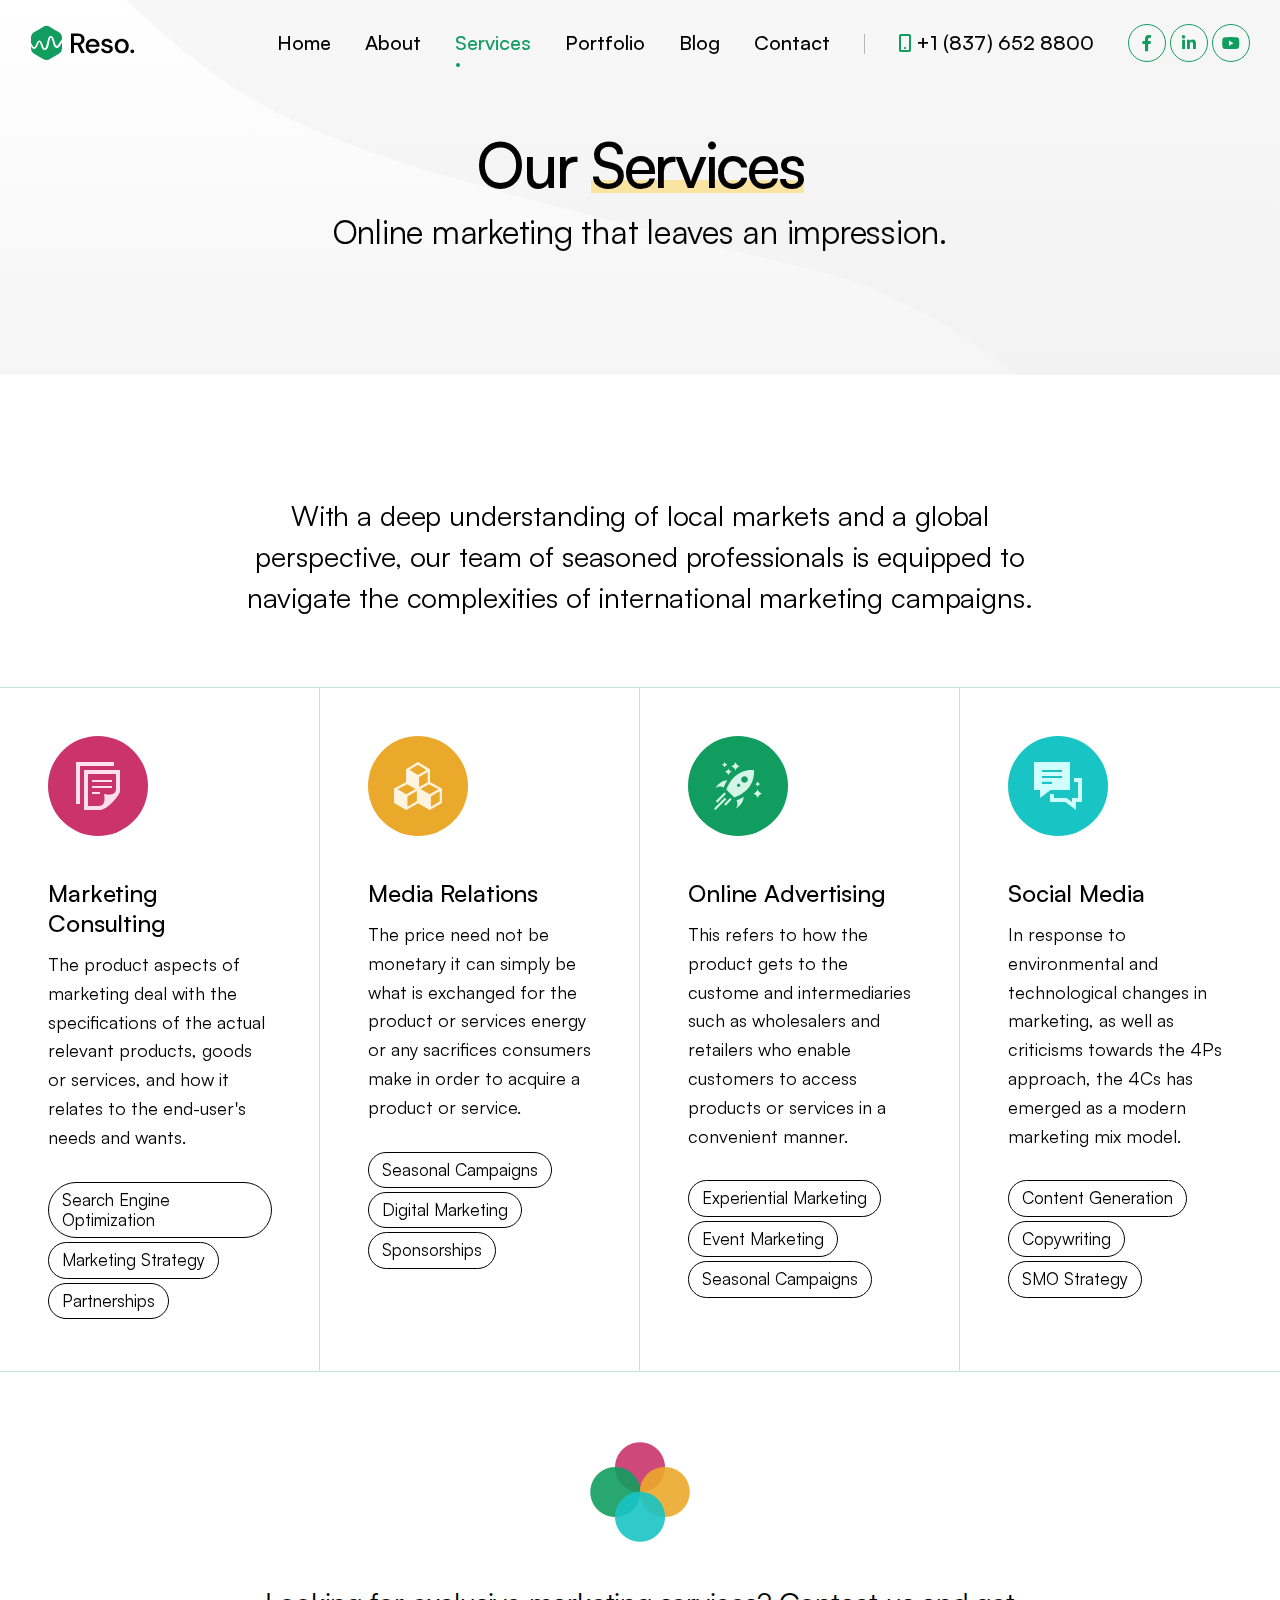
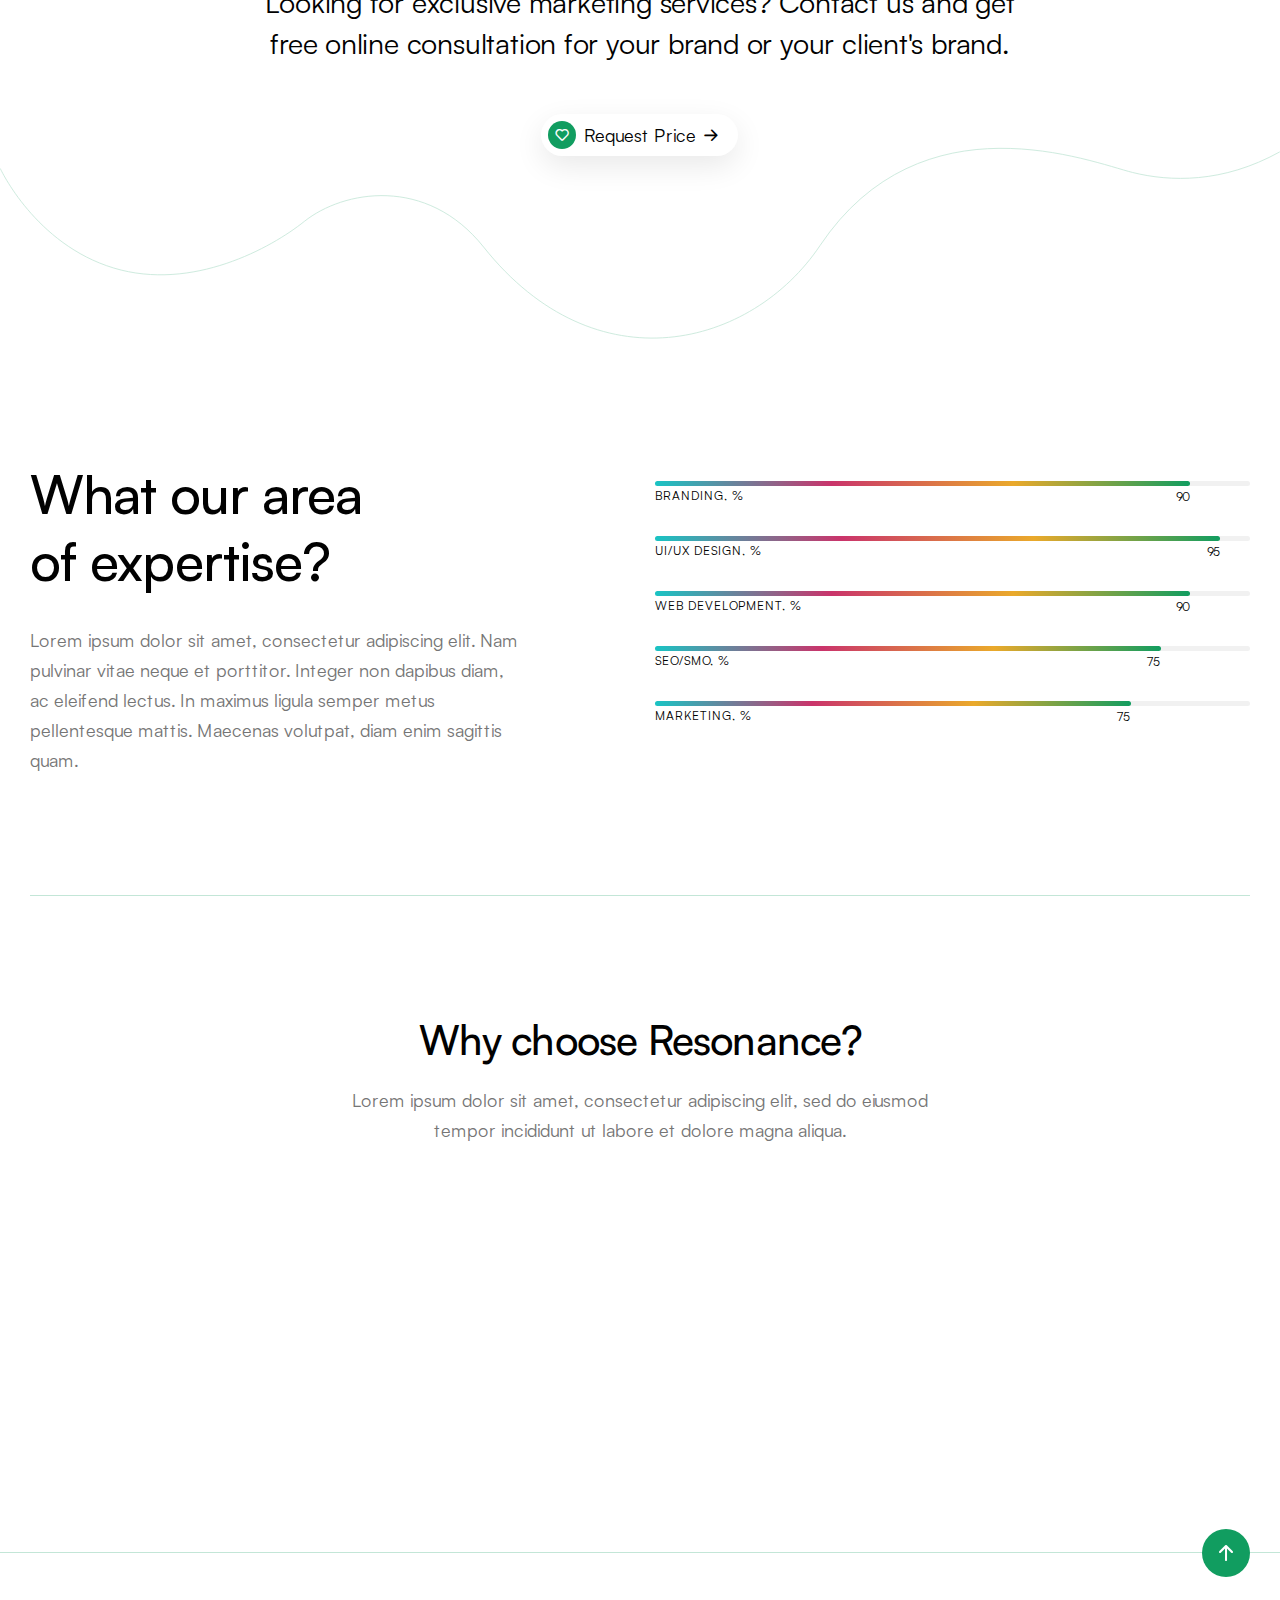
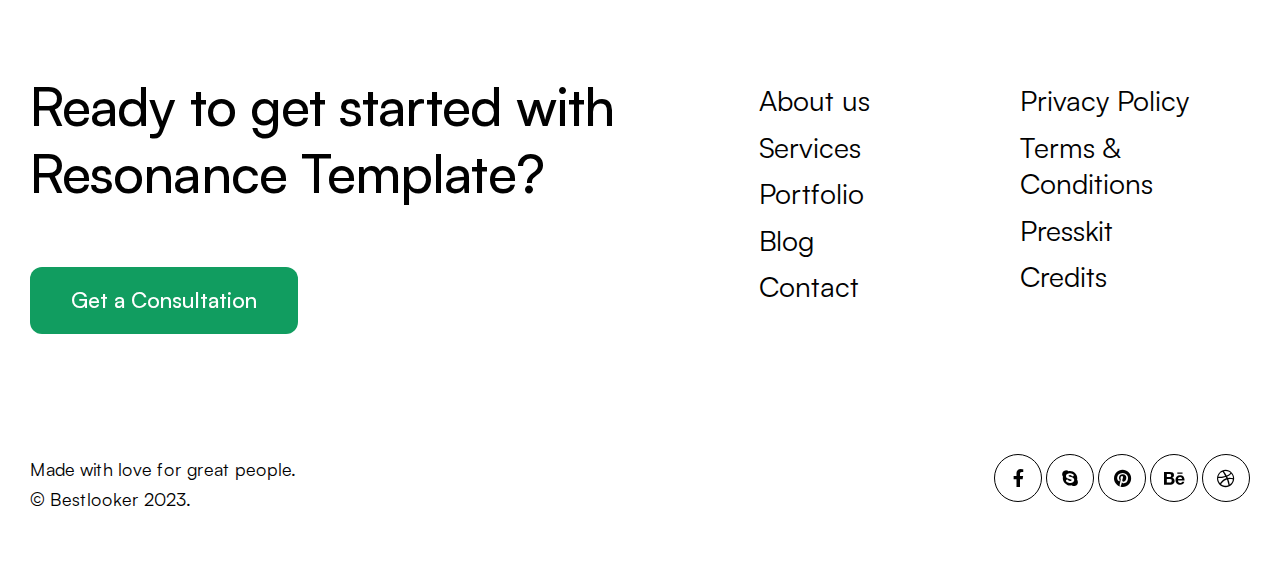
<file: www/corporate-services.html>
<!DOCTYPE html>
<!-- Change the value of lang="en" attribute if your website's language is not English.
You can find the code of your language here - https://www.w3schools.com/tags/ref_language_codes.asp -->
<html lang="en">
  <head>
    <title>Resonance &mdash; One & Multi Page Creative Template</title>
    <meta
      name="description"
      content="Resonance &mdash; One & Multi Page Creative Template"
    />
    <meta charset="utf-8" />
    <meta
      name="author"
      content="https://themeforest.net/user/bestlooker/portfolio"
    />
    <meta name="viewport" content="width=device-width, initial-scale=1.0" />

    <!-- Favicon -->
    <link rel="icon" href="images/favicon.png" type="image/png" sizes="any" />
    <link rel="icon" href="images/favicon.svg" type="image/svg+xml" />

    <!-- CSS -->
    <link rel="stylesheet" href="css/bootstrap.min.css" />
    <link rel="stylesheet" href="css/style.css" />
    <link rel="stylesheet" href="css/style-responsive.css" />
    <link rel="stylesheet" href="css/vertical-rhythm.min.css" />
    <link rel="stylesheet" href="css/magnific-popup.css" />
    <link rel="stylesheet" href="css/owl.carousel.css" />
    <link rel="stylesheet" href="css/splitting.css" />
    <link rel="stylesheet" href="css/YTPlayer.css" />
    <link rel="stylesheet" href="css/demo-corporate/demo-corporate.css" />
  </head>
  <body class="appear-animate">
    <!-- Page Loader -->
    <div class="page-loader color">
      <div class="loader">Loading...</div>
    </div>
    <!-- End Page Loader -->

    <!-- Skip to Content -->
    <a href="#main" class="btn skip-to-content">Skip to Content</a>
    <!-- End Skip to Content -->

    <!-- Page Wrap -->
    <div class="page" id="top">
      <!-- Navigation Panel -->
      <nav class="main-nav transparent stick-fixed wow-menubar wch-unset">
        <div class="main-nav-sub container">
          <!-- Logo  (* Add your text or image to the link tag. Use SVG or PNG image format. 
                    If you use a PNG logo image, the image resolution must be equal 200% of the visible logo
                    image size for support of retina screens. See details in the template documentation. *) -->
          <div class="nav-logo-wrap position-static local-scroll">
            <a href="corporate-multi-page.html" class="logo">
              <img
                src="images/demo-corporate/logo-dark.svg"
                alt="Your Company Logo"
                width="106"
                height="36"
              />
            </a>
          </div>

          <!-- Mobile Menu Button -->
          <div class="mobile-nav" role="button" tabindex="0">
            <i class="mobile-nav-icon"></i>
            <span class="visually-hidden">Menu</span>
          </div>

          <!-- Main Menu -->
          <div class="inner-nav desktop-nav">
            <ul class="clearlist local-scroll justify-content-end">
              <li><a href="corporate-multi-page.html">Home</a></li>
              <li><a href="corporate-about.html">About</a></li>
              <li>
                <a href="corporate-services.html" class="active">Services</a>
              </li>
              <li><a href="corporate-portfolio.html">Portfolio</a></li>
              <li><a href="corporate-blog.html">Blog</a></li>
              <li><a href="corporate-contact.html">Contact</a></li>

              <li class="desktop-nav-display">
                <div class="vr mt-2"></div>
              </li>

              <li>
                <a href="tel:+18376528800"
                  ><i
                    class="mi-mobile size-24 color-primary-1 align-center"
                  ></i>
                  +1 (837) 652 8800</a
                >
              </li>

              <!-- Social Links -->
              <li>
                <a href="#" class="no-hover opacity-1 pe-1"
                  ><span class="mn-soc-link mn-soc-link-color" title="Facebook"
                    ><i class="fa-facebook-f"></i
                  ></span>
                  <span class="mobile-nav-display-i">Facebook</span></a
                >
                <a href="#" class="no-hover opacity-1 pe-1"
                  ><span class="mn-soc-link mn-soc-link-color" title="LinkedIn"
                    ><i class="fa-linkedin-in"></i
                  ></span>
                  <span class="mobile-nav-display-i">LinkedIn</span></a
                >
                <a href="#" class="no-hover opacity-1"
                  ><span class="mn-soc-link mn-soc-link-color" title="Youtube"
                    ><i class="fa-youtube"></i
                  ></span>
                  <span class="mobile-nav-display-i">Youtube</span></a
                >
              </li>
              <!-- End Social Links  -->
            </ul>
          </div>
          <!-- End Main Menu -->
        </div>
      </nav>
      <!-- End Navigation Panel -->

      <main id="main">
        <!-- Home Section -->
        <section
          class="page-section bg-gradient-gray-light-1 bg-scroll overflow-hidden"
        >
          <!-- Background Shape -->
          <div class="bg-shape-1 wow fadeIn">
            <img
              class="opacity-05"
              src="images/demo-corporate/bg-shape-1.svg"
              alt=""
            />
          </div>
          <!-- End Background Shape -->

          <div class="container position-relative pt-10 pt-sm-40 text-center">
            <div class="row">
              <div class="col-lg-10 offset-lg-1">
                <h1 class="hs-title-9 mb-10">
                  <span class="wow charsAnimIn" data-splitting="chars">
                    Our
                    <span class="mark-decoration-3-wrap"
                      >Services<b
                        class="mark-decoration-3 wow scalexIn"
                        data-wow-delay="0.5s"
                      ></b
                    ></span>
                  </span>
                </h1>

                <p class="hs-descr mb-0 wow fadeIn" data-wow-delay="0.2s">
                  Online marketing that leaves an impression.
                </p>
              </div>
            </div>
          </div>
        </section>
        <!-- End Home Section -->

        <!-- Services Section -->
        <section class="page-section pb-0" id="services">
          <div class="container position-relative">
            <div class="row mb-70 mb-sm-50 wow fadeInUp" data-wow-offset="0">
              <div
                class="col-md-10 offset-md-1 col-lg-8 offset-lg-2 text-center"
              >
                <p class="section-descr mb-0">
                  With a deep understanding of local markets and a global
                  perspective, our team of seasoned professionals is equipped to
                  navigate the complexities of international marketing
                  campaigns.
                </p>
              </div>
            </div>
          </div>

          <!-- Services Grid -->
          <div class="row g-0 mb-70 mb-sm-50">
            <!-- Services Item -->
            <div class="col-md-6 col-xl-3 d-flex">
              <div
                class="services-8-item p-4 p-sm-5 wow fadeIn"
                data-wow-duration="1.2s"
              >
                <div class="services-8-icon color-3">
                  <svg
                    xmlns="http://www.w3.org/2000/svg"
                    width="24"
                    height="24"
                    viewBox="0 0 24 24"
                    aria-hidden="true"
                  >
                    <path
                      d="M7 22v-16h14v7.543c0 4.107-6 2.457-6 2.457s1.518 6-2.638 6h-5.362zm16-7.614v-10.386h-18v20h8.189c3.163 0 9.811-7.223 9.811-9.614zm-10 1.614h-4v-1h4v1zm6-4h-10v1h10v-1zm0-3h-10v1h10v-1zm1-7h-17v19h-2v-21h19v2z"
                    />
                  </svg>
                </div>

                <h3 class="services-8-title">Marketing Consulting</h3>

                <p class="services-8-text">
                  The product aspects of marketing deal with the specifications
                  of the actual relevant products, goods or services, and how it
                  relates to the end-user's needs and wants.
                </p>

                <div class="pb-1">
                  <div class="services-8-category">
                    Search Engine Optimization
                  </div>
                </div>

                <div class="pb-1">
                  <div class="services-8-category">Marketing Strategy</div>
                </div>

                <div class="pb-1">
                  <div class="services-8-category">Partnerships</div>
                </div>
              </div>
            </div>
            <!-- End Services Item -->

            <!-- Services Item -->
            <div class="col-md-6 col-xl-3 d-flex">
              <div
                class="services-8-item p-4 p-sm-5 wow fadeIn"
                data-wow-duration="1.2s"
                data-wow-delay="0.15s"
              >
                <div class="services-8-icon color-2">
                  <svg
                    xmlns="http://www.w3.org/2000/svg"
                    width="24"
                    height="24"
                    viewBox="0 0 24 24"
                    aria-hidden="true"
                  >
                    <path
                      d="M18 10.031v-6.423l-6.036-3.608-5.964 3.569v6.499l-6 3.224v7.216l6.136 3.492 5.864-3.393 5.864 3.393 6.136-3.492v-7.177l-6-3.3zm-1.143.036l-4.321 2.384v-4.956l4.321-2.539v5.111zm-4.895-8.71l4.272 2.596-4.268 2.509-4.176-2.554 4.172-2.551zm-10.172 12.274l4.778-2.53 4.237 2.417-4.668 2.667-4.347-2.554zm4.917 3.587l4.722-2.697v5.056l-4.722 2.757v-5.116zm6.512-3.746l4.247-2.39 4.769 2.594-4.367 2.509-4.649-2.713zm9.638 6.323l-4.421 2.539v-5.116l4.421-2.538v5.115z"
                    />
                  </svg>
                </div>

                <h3 class="services-8-title">Media Relations</h3>

                <p class="services-8-text">
                  The price need not be monetary it can simply be what is
                  exchanged for the product or services energy or any sacrifices
                  consumers make in order to acquire a product or service.
                </p>

                <div class="pb-1">
                  <div class="services-8-category">Seasonal Campaigns</div>
                </div>

                <div class="pb-1">
                  <div class="services-8-category">Digital Marketing</div>
                </div>

                <div class="pb-1">
                  <div class="services-8-category">Sponsorships</div>
                </div>
              </div>
            </div>
            <!-- End Services Item -->

            <!-- Services Item -->
            <div class="col-md-6 col-xl-3 d-flex">
              <div
                class="services-8-item p-4 p-sm-5 wow fadeIn"
                data-wow-duration="1.2s"
                data-wow-delay="0.3s"
              >
                <div class="services-8-icon color-1">
                  <svg
                    xmlns="http://www.w3.org/2000/svg"
                    width="24"
                    height="24"
                    viewBox="0 0 24 24"
                    aria-hidden="true"
                  >
                    <path
                      d="M6.676 9.18c-1.426-.009-3.217.764-4.583 2.13-.521.521-.979 1.129-1.333 1.812 1.232-.933 2.547-1.225 4.086-.361.453-1.199 1.056-2.418 1.83-3.581zm8.154 8.143c-1.264.826-2.506 1.422-3.581 1.842.863 1.54.571 2.853-.361 4.085.684-.353 1.291-.812 1.812-1.334 1.37-1.369 2.144-3.165 2.13-4.593zm5.127-13.288c-.344-.024-.681-.035-1.011-.035-7.169 0-11.249 5.465-12.733 9.86l3.939 3.94c4.525-1.62 9.848-5.549 9.848-12.642 0-.366-.014-.74-.043-1.123zm-8.24 8.258c-.326-.325-.326-.853 0-1.178.325-.326.853-.326 1.178 0 .326.326.326.853 0 1.178-.326.326-.853.326-1.178 0zm2.356-2.356c-.651-.65-.651-1.706 0-2.357s1.706-.651 2.356 0c.651.651.651 1.706 0 2.357-.65.65-1.704.65-2.356 0zm-12.432 10.378l-.755-.755 4.34-4.323.755.755-4.34 4.323zm4.149 1.547l-.755-.755 3.029-3.054.755.755-3.029 3.054zm-5.035 2.138l-.755-.755 5.373-5.364.756.755-5.374 5.364zm21.083-14.291c-.188.618-.673 1.102-1.291 1.291.618.188 1.103.672 1.291 1.291.189-.619.673-1.103 1.291-1.291-.618-.188-1.102-.672-1.291-1.291zm-14.655-6.504c-.247.81-.881 1.443-1.69 1.69.81.247 1.443.881 1.69 1.69.248-.809.881-1.443 1.69-1.69-.81-.247-1.442-.88-1.69-1.69zm-1.827-3.205c-.199.649-.706 1.157-1.356 1.355.65.199 1.157.707 1.356 1.355.198-.649.706-1.157 1.354-1.355-.648-.198-1.155-.706-1.354-1.355zm5.387 0c-.316 1.035-1.127 1.846-2.163 2.163 1.036.316 1.847 1.126 2.163 2.163.316-1.036 1.127-1.846 2.162-2.163-1.035-.317-1.845-1.128-2.162-2.163zm11.095 13.64c-.316 1.036-1.127 1.846-2.163 2.163 1.036.316 1.847 1.162 2.163 2.197.316-1.036 1.127-1.881 2.162-2.197-1.035-.317-1.846-1.127-2.162-2.163z"
                    />
                  </svg>
                </div>

                <h3 class="services-8-title">Online Advertising</h3>

                <p class="services-8-text">
                  This refers to how the product gets to the custome and
                  intermediaries such as wholesalers and retailers who enable
                  customers to access products or services in a convenient
                  manner.
                </p>

                <div class="pb-1">
                  <div class="services-8-category">Experiential Marketing</div>
                </div>

                <div class="pb-1">
                  <div class="services-8-category">Event Marketing</div>
                </div>

                <div class="pb-1">
                  <div class="services-8-category">Seasonal Campaigns</div>
                </div>
              </div>
            </div>
            <!-- End Services Item -->

            <!-- Services Item -->
            <div class="col-md-6 col-xl-3 d-flex">
              <div
                class="services-8-item p-4 p-sm-5 wow fadeIn"
                data-wow-duration="1.2s"
                data-wow-delay="0.3s"
              >
                <div class="services-8-icon color-4">
                  <svg
                    width="24"
                    height="24"
                    viewBox="0 0 24 24"
                    xmlns="http://www.w3.org/2000/svg"
                    fill-rule="evenodd"
                    clip-rule="evenodd"
                    aria-hidden="true"
                  >
                    <path
                      d="M24 20h-3v4l-5.333-4h-7.667v-4h2v2h6.333l2.667 2v-2h3v-8.001h-2v-2h4v12.001zm-6-6h-9.667l-5.333 4v-4h-3v-14.001h18v14.001zm-9-4.084h-5v1.084h5v-1.084zm5-2.916h-10v1h10v-1zm0-3h-10v1h10v-1z"
                    />
                  </svg>
                </div>

                <h3 class="services-8-title">Social Media</h3>

                <p class="services-8-text">
                  In response to environmental and technological changes in
                  marketing, as well as criticisms towards the 4Ps approach, the
                  4Cs has emerged as a modern marketing mix model.
                </p>

                <div class="pb-1">
                  <div class="services-8-category">Content Generation</div>
                </div>

                <div class="pb-1">
                  <div class="services-8-category">Copywriting</div>
                </div>

                <div class="pb-1">
                  <div class="services-8-category">SMO Strategy</div>
                </div>
              </div>
            </div>
            <!-- End Services Item -->
          </div>
          <!-- End Services Grid -->

          <!-- Call to Action Block -->
          <div class="container position-relative z-index-1">
            <div class="row text-center">
              <div class="col-md-10 offset-md-1 col-lg-8 offset-lg-2">
                <div class="text-center mb-40 mb-sm-30">
                  <img
                    src="images/demo-corporate/section-image-1.png"
                    width="100"
                    height="100"
                    alt="Image Description"
                  />
                </div>
                <p class="section-descr-medium mb-50 mb-sm-40">
                  Looking for exclusive marketing services? Contact us and get
                  free online consultation for your brand or your client's
                  brand.
                </p>
                <div class="local-scroll text-center">
                  <a
                    href="corporate-contact.html"
                    class="btn btn-mod btn-w btn-with-icon btn-circle"
                    ><span class="btn-icon color-1"
                      ><i class="mi-heart"></i
                    ></span>
                    <span data-btn-animate="y"
                      >Request Price <i class="mi-arrow-right"></i></span
                  ></a>
                </div>
              </div>
            </div>
          </div>
          <!-- End Call to Action Block -->

          <!-- Decorative Line -->
          <div class="bg-line-2 mt-n10 mt-md-20 opacity-025">
            <img src="images/demo-corporate/decoration-3.svg" alt="" />
          </div>
          <!-- End Decorative Line -->
        </section>
        <!-- End Services Section -->

        <!-- Skills Section -->
        <section class="page-section z-index-1">
          <div class="container position-relative">
            <div class="row position-relative">
              <div class="col-md-6 col-lg-5 mb-md-50 mb-sm-30">
                <h3 class="section-title mb-30">
                  What our area of&nbsp;expertise?
                </h3>

                <p class="text-gray mb-0">
                  Lorem ipsum dolor sit amet, consectetur adipiscing elit. Nam
                  pulvinar vitae neque et porttitor. Integer non dapibus diam,
                  ac eleifend lectus. In maximus ligula semper metus
                  pellentesque mattis. Maecenas volutpat, diam enim sagittis
                  quam.
                </p>
              </div>

              <div class="col-md-6 offset-lg-1 pt-10 pt-sm-0">
                <!-- Bar Item -->
                <div class="progress tpl-progress">
                  <div
                    class="progress-bar bg-gradient-primary-1"
                    role="progressbar"
                    aria-valuenow="90"
                    aria-valuemin="0"
                    aria-valuemax="100"
                  >
                    <div>Branding, %</div>
                    <span>90</span>
                  </div>
                </div>
                <!-- End Bar Item -->

                <!-- Bar Item -->
                <div class="progress tpl-progress">
                  <div
                    class="progress-bar bg-gradient-primary-1"
                    role="progressbar"
                    aria-valuenow="95"
                    aria-valuemin="0"
                    aria-valuemax="100"
                  >
                    <div>UI/UX Design, %</div>
                    <span>95</span>
                  </div>
                </div>
                <!-- End Bar Item -->

                <!-- Bar Item -->
                <div class="progress tpl-progress">
                  <div
                    class="progress-bar bg-gradient-primary-1"
                    role="progressbar"
                    aria-valuenow="90"
                    aria-valuemin="0"
                    aria-valuemax="100"
                  >
                    <div>Web Development, %</div>
                    <span>90</span>
                  </div>
                </div>
                <!-- End Bar Item -->

                <!-- Bar Item -->
                <div class="progress tpl-progress">
                  <div
                    class="progress-bar bg-gradient-primary-1"
                    role="progressbar"
                    aria-valuenow="85"
                    aria-valuemin="0"
                    aria-valuemax="100"
                  >
                    <div>SEO/SMO, %</div>
                    <span>75</span>
                  </div>
                </div>
                <!-- End Bar Item -->

                <!-- Bar Item -->
                <div class="progress tpl-progress">
                  <div
                    class="progress-bar bg-gradient-primary-1"
                    role="progressbar"
                    aria-valuenow="80"
                    aria-valuemin="0"
                    aria-valuemax="100"
                  >
                    <div>Marketing, %</div>
                    <span>75</span>
                  </div>
                </div>
                <!-- End Bar Item -->
              </div>
            </div>

            <div class="page-section">
              <hr class="mt-0 mb-0" />
            </div>

            <div class="row mb-50 mb-sm-50">
              <div
                class="col-md-10 offset-md-1 col-lg-8 offset-lg-2 col-xl-6 offset-xl-3 text-center"
              >
                <h2 class="section-title-small mb-20">Why choose Resonance?</h2>
                <p class="text-gray mb-0">
                  Lorem ipsum dolor sit amet, consectetur adipiscing elit, sed
                  do eiusmod tempor incididunt ut labore et dolore magna aliqua.
                </p>
              </div>
            </div>

            <!-- Features Grid -->
            <div class="row mt-n30 wow fadeInUp">
              <!-- Feature Item -->
              <div class="col-sm-6 col-xl-3 d-flex align-items-stretch">
                <div class="alt-features-item box-shadow text-center mt-30">
                  <div class="alt-features-icon mb-10 color-primary-1">
                    <svg
                      width="24"
                      height="24"
                      viewBox="0 0 24 24"
                      fill="currentColor"
                      aria-hidden="true"
                      focusable="false"
                      xmlns="http://www.w3.org/2000/svg"
                      fill-rule="evenodd"
                      clip-rule="evenodd"
                    >
                      <path
                        d="M21.62 20.196c1.055-.922 1.737-2.262 1.737-3.772 0-1.321-.521-2.515-1.357-3.412v-6.946l-11.001-6.066-11 6v12.131l11 5.869 5.468-2.917c.578.231 1.205.367 1.865.367.903 0 1.739-.258 2.471-.676l2.394 3.226.803-.596-2.38-3.208zm-11.121 2.404l-9.5-5.069v-10.447l9.5 4.946v10.57zm1-.001v-10.567l5.067-2.608.029.015.021-.04 4.384-2.256v5.039c-.774-.488-1.686-.782-2.668-.782-2.773 0-5.024 2.252-5.024 5.024 0 1.686.838 3.171 2.113 4.083l-3.922 2.092zm6.833-2.149c-2.219 0-4.024-1.808-4.024-4.026s1.805-4.025 4.024-4.025c2.22 0 4.025 1.807 4.025 4.025 0 2.218-1.805 4.026-4.025 4.026zm-.364-3.333l-1.306-1.147-.66.751 2.029 1.782 2.966-3.12-.725-.689-2.304 2.423zm-16.371-10.85l4.349-2.372 9.534 4.964-4.479 2.305-9.404-4.897zm9.4-5.127l9.404 5.186-3.832 1.972-9.565-4.98 3.993-2.178z"
                      />
                    </svg>
                  </div>
                  <h4 class="alt-features-title">Unique Design</h4>
                  <div class="alt-features-descr">
                    Fusce aliquet quam eget neque ultrices elementum felis id
                    arcu blandit sagittis.
                  </div>
                </div>
              </div>
              <!-- End Feature Item -->

              <!-- Feature Item -->
              <div class="col-sm-6 col-xl-3 d-flex align-items-stretch">
                <div class="alt-features-item box-shadow text-center mt-30">
                  <div class="alt-features-icon mb-10 color-primary-1">
                    <svg
                      width="24"
                      height="24"
                      viewBox="0 0 24 24"
                      fill="currentColor"
                      aria-hidden="true"
                      focusable="false"
                      xmlns="http://www.w3.org/2000/svg"
                      fill-rule="evenodd"
                      clip-rule="evenodd"
                    >
                      <path
                        d="M12 0c-3.371 2.866-5.484 3-9 3v11.535c0 4.603 3.203 5.804 9 9.465 5.797-3.661 9-4.862 9-9.465v-11.535c-3.516 0-5.629-.134-9-3zm0 1.292c2.942 2.31 5.12 2.655 8 2.701v10.542c0 3.891-2.638 4.943-8 8.284-5.375-3.35-8-4.414-8-8.284v-10.542c2.88-.046 5.058-.391 8-2.701zm5 7.739l-5.992 6.623-3.672-3.931.701-.683 3.008 3.184 5.227-5.878.728.685z"
                      />
                    </svg>
                  </div>
                  <h4 class="alt-features-title">Quality Code</h4>
                  <div class="alt-features-descr">
                    Lorem ipsum dolor sit amet rembe adipiscing elite Inwege
                    maximus ligula imsum.
                  </div>
                </div>
              </div>
              <!-- End Feature Item -->

              <!-- Feature Item -->
              <div class="col-sm-6 col-xl-3 d-flex align-items-stretch">
                <div class="alt-features-item box-shadow text-center mt-30">
                  <div class="alt-features-icon mb-10 color-primary-1">
                    <svg
                      width="24"
                      height="24"
                      viewBox="0 0 24 24"
                      fill="currentColor"
                      aria-hidden="true"
                      focusable="false"
                      xmlns="http://www.w3.org/2000/svg"
                      fill-rule="evenodd"
                      clip-rule="evenodd"
                    >
                      <path
                        d="M6.514 24.015h-3v-3.39c-2.08-.638-3.5-2.652-3.5-5.04 0-1.19.202-1.693 1.774-5.603.521-1.294 1.195-2.97 2.068-5.179.204-.518.67-.806 1.17-.802.482.004.941.284 1.146.802.718 1.817 1.302 3.274 1.777 4.454.26-.596.567-1.288.928-2.103.694-1.565 1.591-3.592 2.754-6.265.258-.592.881-.906 1.397-.888.572.015 1.126.329 1.369.888 1.163 2.673 2.06 4.7 2.754 6.265 2.094 4.727 2.363 5.334 2.363 6.764 0 2.927-2.078 5.422-5 6.082v4.015h-3v-4.015c-.943-.213-1.797-.617-2.523-1.165-.612.845-1.466 1.48-2.477 1.79v3.39zm14.493-6c1.652 0 2.993 1.341 2.993 2.993s-1.341 2.993-2.993 2.993-2.993-1.341-2.993-2.993 1.341-2.993 2.993-2.993zm.007.993c1.104 0 2 .896 2 2s-.896 2-2 2-2-.896-2-2 .896-2 2-2zm-7.5 3.993v-3.839c4.906-.786 5-4.751 5-5.244 0-1.218-.216-1.705-2.277-6.359-2.134-4.82-2.721-6.198-2.755-6.261-.079-.145-.193-.292-.455-.297-.238 0-.37.092-.481.297-.034.063-.621 1.441-2.755 6.261-2.061 4.654-2.277 5.141-2.277 6.359 0 .493.094 4.458 5 5.244v3.839h1zm-6.123-12.448l-.08-.198c-1.589-3.957-2.04-5.116-2.067-5.171-.072-.151-.15-.226-.226-.228-.109 0-.188.13-.235.228-.028.05-.316.818-2.066 5.171-1.542 3.833-1.703 4.233-1.703 5.23 0 1.988 1.076 3.728 3.5 4.25v3.166h1v-3.166c1.266-.273 2.159-.876 2.725-1.666-1.078-1.12-1.725-2.619-1.725-4.251 0-.979.126-1.572.877-3.365z"
                      />
                    </svg>
                  </div>
                  <h4 class="alt-features-title">Clean & Minimal</h4>
                  <div class="alt-features-descr">
                    Maecenas volutpat, diam enime volutpa cramas luctus interdum
                    sodales.
                  </div>
                </div>
              </div>
              <!-- End Feature Item -->

              <!-- Feature Item -->
              <div class="col-sm-6 col-xl-3 d-flex align-items-stretch">
                <div class="alt-features-item box-shadow text-center mt-30">
                  <div class="alt-features-icon mb-10 color-primary-1">
                    <svg
                      width="24"
                      height="24"
                      viewBox="0 0 24 24"
                      fill="currentColor"
                      aria-hidden="true"
                      xmlns="http://www.w3.org/2000/svg"
                      fill-rule="evenodd"
                      clip-rule="evenodd"
                    >
                      <path
                        d="M4.57 18.55l2.43.335-1.769 1.7.432 2.415-2.163-1.157-2.163 1.157.432-2.415-1.769-1.7 2.43-.335 1.07-2.207 1.07 2.207zm8.5 0l2.43.335-1.769 1.7.432 2.415-2.163-1.157-2.163 1.157.432-2.415-1.769-1.7 2.43-.335 1.07-2.207 1.07 2.207zm8.5 0l2.43.335-1.769 1.7.432 2.415-2.163-1.157-2.163 1.157.432-2.415-1.769-1.7 2.43-.335 1.07-2.207 1.07 2.207zm-18.473.918l-.917.126.667.641-.163.91.816-.436.816.436-.163-.91.667-.641-.917-.126-.403-.832-.403.832zm8.5 0l-.917.126.667.641-.163.91.816-.436.816.436-.163-.91.667-.641-.917-.126-.403-.832-.403.832zm8.5 0l-.917.126.667.641-.163.91.816-.436.816.436-.163-.91.667-.641-.917-.126-.403-.832-.403.832zm3.903-4.468h-24v-2.059c0-.99.079-1.562 1.249-1.833 1.352-.311 2.61-.585 1.999-1.734-1.852-3.502-.49-5.374 1.468-5.374 1.994 0 3.324 1.943 1.466 5.374-.318.585-.14.944.284 1.195.237-.226.591-.398 1.122-.521 1.683-.389 3.344-.736 2.545-2.209-2.366-4.364-.674-6.839 1.866-6.839 2.491 0 4.226 2.383 1.866 6.839-.775 1.464.826 1.812 2.545 2.209.532.123.887.295 1.123.522.425-.252.604-.61.285-1.196-1.858-3.431-.528-5.374 1.466-5.374 1.958 0 3.32 1.872 1.468 5.374-.61 1.149.647 1.423 1.999 1.734 1.17.271 1.249.843 1.249 1.833v2.059zm-6-1h5v-1.059c0-.783.021-.744-.475-.858-2.277-.536-2.551-.979-2.785-1.49-.162-.355-.27-.936.129-1.688.765-1.447.968-2.67.555-3.354-.393-.652-1.789-.83-2.289.012-.408.685-.197 1.931.562 3.334.407.749.301 1.332.141 1.688-.129.286-.282.581-.886.884.04.266.048.57.048.912v1.619zm-11.953-2.531c-.602-.304-.756-.598-.885-.884-.16-.356-.266-.939.141-1.688.76-1.403.971-2.649.562-3.334-.5-.842-1.896-.664-2.289-.012-.413.684-.21 1.907.555 3.354.399.752.291 1.333.129 1.688-.233.511-.508.954-2.785 1.49-.495.114-.475.075-.475.858v1.059h5v-1.623c0-.341.007-.643.047-.908zm10.953 2.531v-1.619c0-1.127-.03-1.178-.814-1.359-2.751-.634-3.093-1.162-3.359-1.744-.181-.395-.301-1.048.154-1.907 1.022-1.929 1.278-3.582.703-4.538-.437-.725-1.244-.833-1.685-.833-.446 0-1.259.11-1.699.85-.577.969-.318 2.613.712 4.512.465.857.348 1.51.169 1.909-.289.641-.679 1.114-3.368 1.751-.783.181-.813.232-.813 1.355v1.623h10z"
                      />
                    </svg>
                  </div>
                  <h4 class="alt-features-title">Premium Support</h4>
                  <div class="alt-features-descr">
                    Vivamus varius, nisi vel dictum tempor, libero nisl iaculis
                    est, ut rutrum elit ante ac velit.
                  </div>
                </div>
              </div>
              <!-- End Feature Item -->
            </div>
            <!-- End Features Grid -->
          </div>
        </section>
        <!-- End Skill Section -->
      </main>

      <!-- Divider -->
      <hr class="mt-0 mb-0" />
      <!-- End Divider -->

      <!-- Footer -->
      <footer class="footer-2 pb-50">
        <div class="container position-relative">
          <!-- Back to Top Link -->
          <div class="local-scroll position-relative z-index-1">
            <a
              href="#top"
              class="link-to-top color position-absolute top-0 end-0 translate-middle-y"
            >
              <i class="mi-arrow-up size-24"></i>
              <span class="visually-hidden">Scroll to top</span>
            </a>
          </div>
          <!-- End Back to Top Link -->

          <div class="page-section">
            <div class="row">
              <div class="col-lg-6 mb-md-60">
                <h2 class="section-title mb-60 mb-sm-40">
                  Ready to get started with Resonance Template?
                </h2>

                <div class="local-scroll">
                  <a
                    href="corporate-contact.html"
                    class="btn btn-mod btn-color btn-large btn-round btn-hover-anim"
                  >
                    <span>Get a Consultation</span>
                  </a>
                </div>
              </div>

              <div class="col-lg-5 offset-lg-1 pt-10">
                <div class="row">
                  <div class="col-md-6 mb-sm-40">
                    <ul class="fw-menu-large clearlist">
                      <li>
                        <a href="#">About us</a>
                      </li>
                      <li>
                        <a href="#">Services</a>
                      </li>
                      <li>
                        <a href="#">Portfolio</a>
                      </li>
                      <li>
                        <a href="#">Blog</a>
                      </li>
                      <li>
                        <a href="#">Contact</a>
                      </li>
                    </ul>
                  </div>

                  <div class="col-md-6">
                    <ul class="fw-menu-large clearlist">
                      <li>
                        <a href="#">Privacy Policy</a>
                      </li>
                      <li>
                        <a href="#">Terms & Conditions</a>
                      </li>
                      <li>
                        <a href="#">Presskit</a>
                      </li>
                      <li>
                        <a href="#">Credits</a>
                      </li>
                    </ul>
                  </div>
                </div>
              </div>
            </div>
          </div>

          <!-- Footer Text -->
          <div class="row">
            <div class="col-md-6 mb-sm-40">
              Made with love for great people. <br />
              © Bestlooker 2023.
            </div>

            <!-- Social Links -->
            <div class="col-md-6 footer-2-social-links text-md-end mb-md-40">
              <a
                href="#"
                title="Facebook"
                rel="noopener nofollow"
                target="_blank"
              >
                <span class="visually-hidden">Facebook</span>
                <i class="fa-facebook-f"></i>
              </a>
              <a
                href="#"
                title="Twitter"
                rel="noopener nofollow"
                target="_blank"
              >
                <span class="visually-hidden">Skype</span>
                <i class="fa-skype"></i>
              </a>
              <a
                href="#"
                title="Pinterest"
                rel="noopener nofollow"
                target="_blank"
              >
                <span class="visually-hidden">Pinterest</span>
                <i class="fa-pinterest"></i>
              </a>
              <a
                href="#"
                title="Behance"
                rel="noopener nofollow"
                target="_blank"
              >
                <span class="visually-hidden">Behance</span>
                <i class="fa-behance"></i>
              </a>
              <a
                href="#"
                title="Dribbble"
                rel="noopener nofollow"
                target="_blank"
              >
                <span class="visually-hidden">Dribbble</span>
                <i class="fa-dribbble"></i>
              </a>
            </div>
            <!-- End Social Links -->
          </div>
          <!-- End Footer Text -->
        </div>
      </footer>
      <!-- End Footer -->
    </div>
    <!-- End Page Wrap -->

    <!-- JS -->
    <script src="js/jquery.min.js"></script>
    <script src="js/bootstrap.bundle.min.js"></script>
    <script src="js/plugins.js"></script>
    <script src="js/jquery.ajaxchimp.min.js"></script>
    <script src="js/contact-form.js"></script>
    <script src="js/all.js"></script>
    <!-- End JS -->
  </body>
</html>
</file>
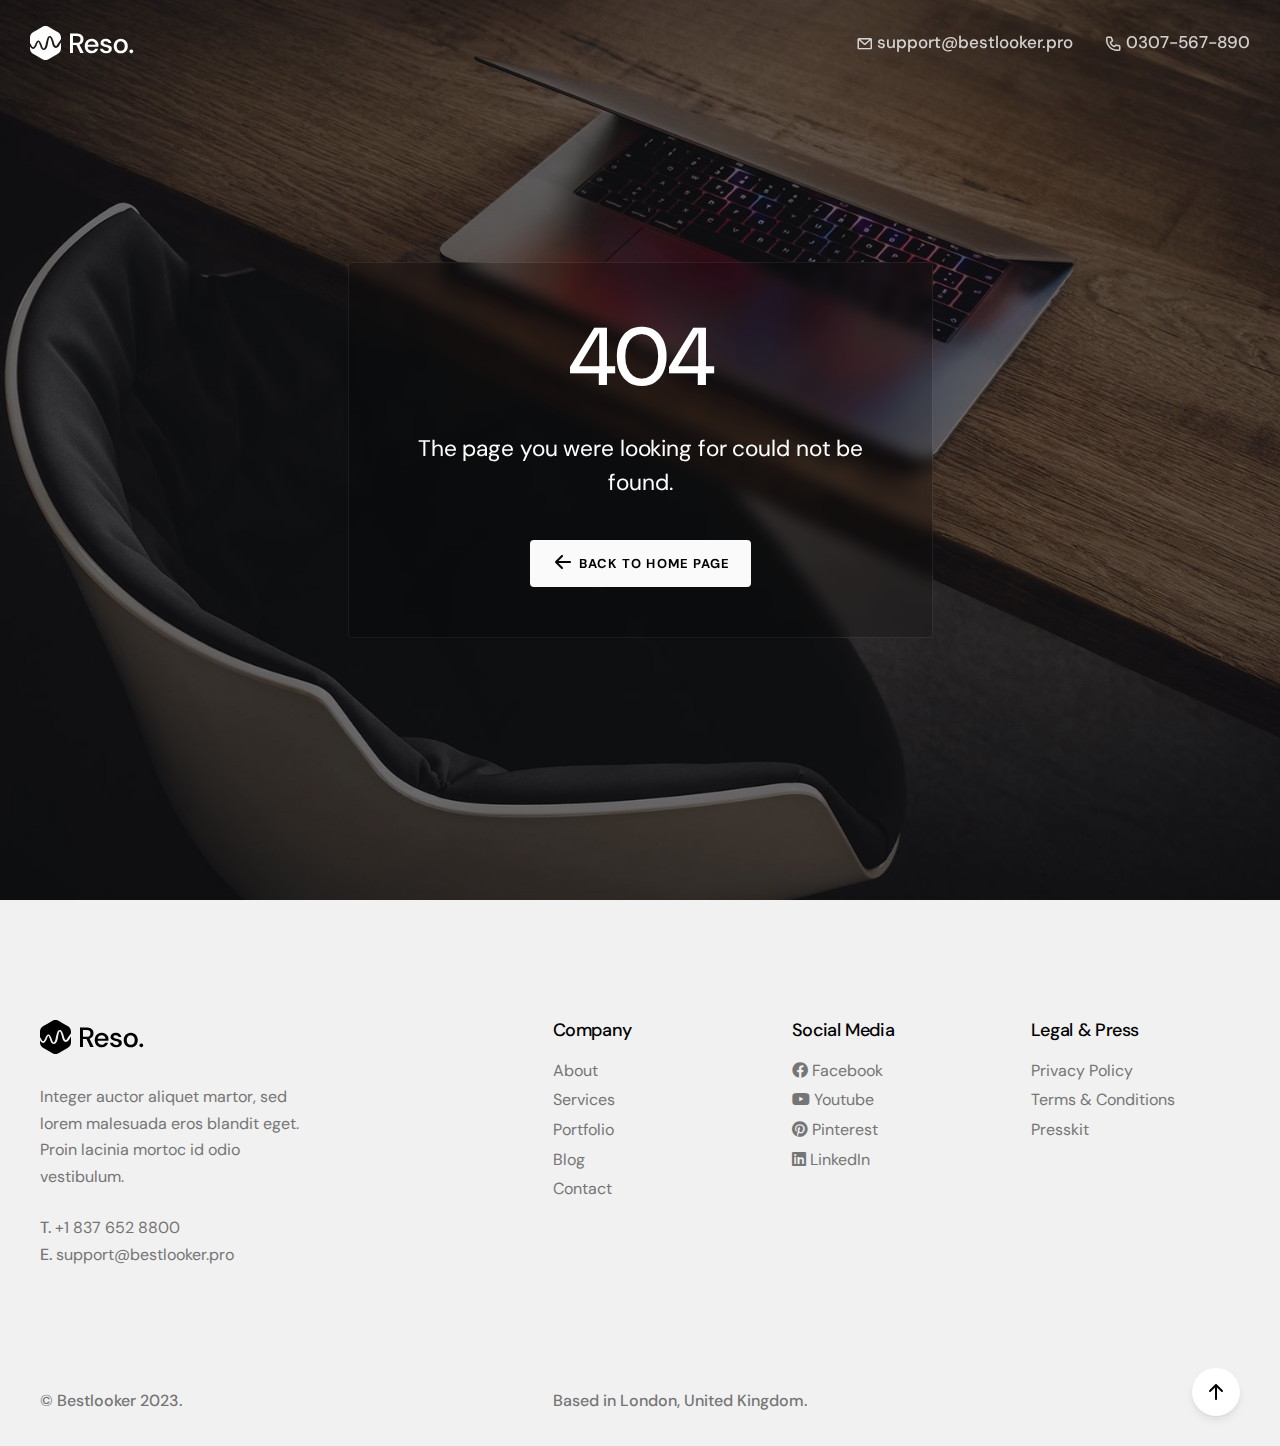
<file: www/main-pages-404.html>
<!DOCTYPE html>
<!-- Change the value of lang="en" attribute if your website's language is not English.
You can find the code of your language here - https://www.w3schools.com/tags/ref_language_codes.asp -->
<html lang="en">
  <head>
    <title>Resonance &mdash; One & Multi Page Creative Template</title>
    <meta
      name="description"
      content="Resonance &mdash; One & Multi Page Creative Template"
    />
    <meta charset="utf-8" />
    <meta
      name="author"
      content="https://themeforest.net/user/bestlooker/portfolio"
    />
    <meta name="viewport" content="width=device-width, initial-scale=1.0" />

    <!-- Favicon -->
    <link rel="icon" href="images/favicon.png" type="image/png" sizes="any" />
    <link rel="icon" href="images/favicon.svg" type="image/svg+xml" />

    <!-- CSS -->
    <link rel="stylesheet" href="css/bootstrap.min.css" />
    <link rel="stylesheet" href="css/style.css" />
    <link rel="stylesheet" href="css/style-responsive.css" />
    <link rel="stylesheet" href="css/vertical-rhythm.min.css" />
    <link rel="stylesheet" href="css/magnific-popup.css" />
    <link rel="stylesheet" href="css/owl.carousel.css" />
    <link rel="stylesheet" href="css/splitting.css" />
    <link rel="stylesheet" href="css/YTPlayer.css" />
    <link rel="stylesheet" href="css/demo-main/demo-main.css" />

    <!-- Google Fonts -->
    <link rel="preconnect" href="https://fonts.googleapis.com" />
    <link rel="preconnect" href="https://fonts.gstatic.com" crossorigin />
    <link
      href="https://fonts.googleapis.com/css2?family=DM+Sans:wght@400;500;700&display=swap"
      rel="stylesheet"
    />
  </head>
  <body class="appear-animate">
    <!-- Page Loader -->
    <div class="page-loader">
      <div class="loader">Loading...</div>
    </div>
    <!-- End Page Loader -->

    <!-- Skip to Content -->
    <a href="#main" class="btn skip-to-content">Skip to Content</a>
    <!-- End Skip to Content -->

    <!-- Page Wrap -->
    <div class="page" id="top">
      <!-- Navigation Panel -->
      <nav
        class="main-nav dark light-after-scroll transparent stick-fixed wow-menubar wch-unset"
      >
        <div class="main-nav-sub full-wrapper">
          <!-- Logo  (* Add your text or image to the link tag. Use SVG or PNG image format. 
                    If you use a PNG logo image, the image resolution must be equal 200% of the visible logo
                    image size for support of retina screens. See details in the template documentation. *) -->
          <div class="nav-logo-wrap local-scroll">
            <a href="corporate-multi-page.html" class="logo">
              <img
                src="images/logo-white.svg"
                alt="Your Company Logo"
                width="105"
                height="34"
                class="logo-white"
              />
              <img
                src="images/logo-dark.svg"
                alt="Your Company Logo"
                width="105"
                height="34"
                class="logo-dark"
              />
            </a>
          </div>

          <!-- Mobile Menu Button -->
          <div class="mobile-nav" role="button" tabindex="0">
            <i class="mobile-nav-icon"></i>
            <span class="visually-hidden">Menu</span>
          </div>

          <!-- Main Menu -->
          <div class="inner-nav desktop-nav">
            <ul class="clearlist scroll-nav local-scroll justify-content-end">
              <li class="active">
                <a href="mailto:support@bestlooker.pro"
                  ><i class="mi-email align-center"></i>
                  support@bestlooker.pro</a
                >
              </li>
              <li>
                <a href="#"
                  ><i class="mi-call align-center"></i> 0307-567-890</a
                >
              </li>
            </ul>
          </div>
          <!-- End Main Menu -->
        </div>
      </nav>
      <!-- End Navigation Panel -->

      <main id="main">
        <!-- Home Section -->
        <section
          class="home-section bg-dark-1 bg-dark-alpha-60 light-content parallax-5"
          style="
            background-image: url(images/section-bg-3.jpg);
          "
          id="home"
        >
          <div
            class="container min-height-100vh d-flex align-items-center pt-100 pb-100 pt-sm-120 pb-sm-120"
          >
            <!-- Home Section Content -->
            <div class="home-content">
              <div class="row">
                <div
                  class="col-sm-10 offset-sm-1 col-md-8 offset-md-2 col-lg-6 offset-lg-3"
                >
                  <div class="hs-wrap">
                    <div class="wow fadeInUp" data-wow-delay=".1s">
                      <h1 class="hs-title-12 mb-30 mb-sm-20">404</h1>
                    </div>

                    <div
                      class="mb-40 mb-sm-30 wow fadeInUp"
                      data-wow-delay=".2s"
                    >
                      <p class="section-descr mb-0">
                        The page you were looking for could not be found.
                      </p>
                    </div>

                    <div class="local-scroll wow fadeInUp" data-wow-delay=".3s">
                      <a
                        href="corporate-multi-page.html"
                        class="btn btn-mod btn-w btn-round btn-medium btn-hover-anim"
                        ><i class="mi-arrow-left size-24 align-center"></i>
                        <span>Back To Home Page</span></a
                      >
                    </div>
                  </div>
                </div>
              </div>
            </div>
            <!-- End Home Section Content -->
          </div>
        </section>
        <!-- End Home Section -->
      </main>

      <!-- Footer -->
      <footer class="page-section footer bg-gray-light-1 pb-30">
        <div class="container">
          <div class="row pb-120 pb-sm-80 pb-xs-50">
            <div class="col-md-4 col-lg-3 text-gray mb-sm-50">
              <div class="mb-30">
                <img
                  src="images/logo-dark.svg"
                  width="105"
                  height="34"
                  alt="Your Company Logo"
                />
              </div>

              <p>
                Integer auctor aliquet martor, sed lorem malesuada eros blandit
                eget. Proin lacinia mortoc id odio vestibulum.
              </p>

              <div class="clearlinks">
                <strong>T.</strong>
                <a href="tel:+18376528800">+1 837 652 8800</a>
              </div>

              <div class="clearlinks">
                <strong>E.</strong>
                <a href="mailto:support@bestlooker.pro"
                  >support@bestlooker.pro</a
                >
              </div>
            </div>

            <div class="col-md-7 offset-md-1 offset-lg-2">
              <div class="row mt-n30">
                <!-- Footer Widget -->
                <div class="col-sm-4 mt-30">
                  <h3 class="fw-title">Company</h3>

                  <ul class="fw-menu clearlist local-scroll">
                    <li><a href="#about">About</a></li>
                    <li><a href="#services">Services</a></li>
                    <li><a href="#portfolio">Portfolio</a></li>
                    <li><a href="#blog">Blog</a></li>
                    <li><a href="main-pages-contact-1.html">Contact</a></li>
                  </ul>
                </div>
                <!-- End Footer Widget -->

                <!-- Footer Widget -->
                <div class="col-sm-4 mt-30">
                  <h3 class="fw-title">Social Media</h3>

                  <ul class="fw-menu clearlist">
                    <li>
                      <a href="#" rel="noopener nofollow" target="_blank">
                        <i class="fa-facebook"></i>
                        Facebook
                      </a>
                    </li>
                    <li>
                      <a href="#" rel="noopener nofollow" target="_blank">
                        <i class="fa-youtube"></i>
                        Youtube
                      </a>
                    </li>
                    <li>
                      <a href="#" rel="noopener nofollow" target="_blank">
                        <i class="fa-pinterest"></i>
                        Pinterest
                      </a>
                    </li>
                    <li>
                      <a href="#" rel="noopener nofollow" target="_blank">
                        <i class="fa-linkedin"></i>
                        LinkedIn
                      </a>
                    </li>
                  </ul>
                </div>
                <!-- End Footer Widget -->

                <!-- Footer Widget -->
                <div class="col-sm-4 mt-30">
                  <h3 class="fw-title">Legal & Press</h3>

                  <ul class="fw-menu clearlist">
                    <li><a href="#">Privacy Policy</a></li>
                    <li><a href="#">Terms & Conditions</a></li>
                    <li><a href="#">Presskit</a></li>
                  </ul>
                </div>
                <!-- End Footer Widget -->
              </div>
            </div>
          </div>

          <!-- Footer Text -->
          <div class="row text-gray">
            <div class="col-md-4 col-lg-3">
              <b>© Bestlooker 2023.</b>
            </div>

            <div class="col-md-7 offset-md-1 offset-lg-2 clearfix">
              <b>Based in London, United Kingdom.</b>

              <!-- Back to Top Link -->
              <div class="local-scroll float-end mt-n20 mt-sm-10">
                <a href="#top" class="link-to-top">
                  <i class="mi-arrow-up size-24"></i>
                  <span class="visually-hidden">Scroll to top</span>
                </a>
              </div>
              <!-- End Back to Top Link -->
            </div>
          </div>
          <!-- End Footer Text -->
        </div>
      </footer>
      <!-- End Footer -->
    </div>
    <!-- End Page Wrap -->

    <!-- JS -->
    <script src="js/jquery.min.js"></script>
    <script src="js/bootstrap.bundle.min.js"></script>
    <script src="js/plugins.js"></script>
    <script src="js/jquery.ajaxchimp.min.js"></script>
    <script src="js/contact-form.js"></script>
    <script src="js/all.js"></script>
    <!-- End JS -->
  </body>
</html>
</file>
<file: www/css/style.css>
@charset "utf-8";
/*------------------------------------------------------------------
[Master Stylesheet]

Project: Resonance
Version: 1.0
Last change: 22 August 2023
Primary use: Multipurpose Template  
-------------------------------------------------------------------*/


/*------------------------------------------------------------------
[Table of contents]

1. Icon fonts.
2. Variables.
3. Common styles.
4. Page loader.
5. Typography.
    5.1. Headings styles.
6. Links.
7. Buttons.
    7.1. Mobile menu button fix.
8. Forms fields.
    8.1. Input underline.
    8.2. Input Gradient.
9. Home sections.
    9.1. Header common styles.
    9.2. Scroll down icon.
    9.3. Scroll down icon type 1.
    9.4. Scroll down icon type 2.
    9.5. Scroll down type 3.
    9.6. Scroll down icon type 4.
    9.7. Home section status.
    9.8. Home section social media links.
    9.9. HTML5 BG Video.
    9.10. Section edge figure.
    9.11. Section BG svg shape.
    9.12. Fullwidth gallery.
    9.13. Typed text.
    9.14. Stack Images.
10. Custom appear animation.
    10.1. Splitting JS chars animation.
    10.2. Splitting JS chars animation 1.
    10.3. Splitting JS chars animation 2.
    10.4. Splitting JS chars animation long.
    10.5. Splitting JS chars animation long 1.
    10.6. Splitting JS words animation.
    10.7. Splitting JS lines animation.
    10.8. Splitting JS lines animation long.
    10.9. Appearing animation styles.
11. Classic menu bar.
    11.1. Logo (in navigation panel).
    11.2. Menu sub.
    11.3. Menu sub multi.
    11.4. Mobile nav.
    11.5. Mobile nav menu sub.
    11.6. Mobile nav menu sub multi.
    11.7. Dark panel style.
    11.8. Transparent panel style.
    11.9. Menu social links.
12. Sections styles.
    12.1. Common section styles.
    12.2. Decorative elements.
    12.3. Marquee text line.
13. Split section.
14. Services.
15. Services 2.
16. Services 3.
17. Services 4.
18. Services 5.
19. Services 6.
20. Services 7.
21. Services 8.
22. Team.
23. Team 1.
24. Features.
25. Features 1.
26. Features 2.
27. Alt features.
28. Spot box.
29. Numbers.
    29.1. Numbers 1.
    29.2. Numbers 2.
    29.3. Numbers 3.
30. Steps.
    30.1. Steps 1.
    30.2. Steps 2.
31. Portfolio.
    31.1. Works filter.
    31.2. Works grid.
32. Portfolio 1.
33. Portfolio 2.
34. Portfolio 3.
35. Portfolio 4.
36. Portfolio 5.
37. Call action 1 section.
38. Call action 2 section.
39. Call action 3 section.
40. Call action 4 section.
41. Images compositions.
    41.1. Images composition 1.
    41.2. Images composition 2.
    41.3. Images composition 3.
    41.4. Images composition 4.
    41.5. Images composition 5.
    41.6. Images composition 6.
    41.7. Images composition 7.
    41.8. Images composition 8.
    41.9. Images composition 9.
42. Work process.
43. Logotypes.
    43.1. Logo carousel.
    43.2. Logo grid.
44. Post previews.
45. Post previews 1.
46. Post previews 2.
47. Post previews 3.
48. Newsletter.
    48.1. Newsletter elegant.
    48.2. Newsletter strong.
    48.3. Newsletter modern.
49. Contact.
50. Contact 1.
51. Contact 2.
52. Google maps.
53. Footer.
54. Footer 1.
55. Footer 2.
56. Blog.
    56.1. Pagination.
    56.2. Comments.
    56.3. Sidebar.
57. Pricing.
58. Shortcodes.
    58.1. Lightbox modal.
    58.2. Owl carousel.
    58.3. Testimonials 4.
    58.4. Testimonials 5.
    58.5. Testimonials 6.
    58.6. Tabs.
    58.7. Tabs minimal.
    58.8. Tabs alternative.
    58.9. Tooltips.
    58.10. Alert messages.
    58.11. Accordion.
    58.12. Toggle.
    58.13. Accorfion style 1.
    58.14. Progress bars.
    58.15. Alt progress bars.
    58.16. Icons examples.
    58.17. Morphext.
59. Skip to content link.
60. Cookies.
61. Intro page.
-------------------------------------------------------------------*/


/* ==============================
   Icon fonts
   ============================== */
  
@import url("icons.css");
@import url("icomoon.css");
@import url("font-awesome-brands.css");


/* ==============================
   Variables
   ============================== */
  
:root{
    --font-global: 'DM Sans', sans-serif;
    --font-alt: 'DM Sans', sans-serif;
    --font-serif: Georgia, 'Times New Roman', Times, serif;
    --full-wrapper-margin-x: 30px;
    --container-width: 1350px;
    --section-padding-y: 120px;
    --menu-bar-height: 85px;
    --menu-bar-height-scrolled: 65px;
    --color-dark-1: #010101;
    --color-dark-2: #171717;
    --color-dark-3: #272727;
    --color-dark-3a: #333;
    --color-dark-4: #555;
    --color-gray-1: #757575;
    --color-gray-2: #888;
    --color-gray-3: #999;
    --color-gray-light-1: #f1f1f1;
    --color-gray-light-2: #f7f7f7;
    --color-gray-light-3: #e5e5e5;
    --color-gray-light-4: #d5d5d5;
    --color-gray-light-5: #ccc;
    --color-gray-light-6: #bbb;
    --color-dark-mode-gray-1: rgba(255,255,255, .7);
    --color-dark-mode-gray-2: rgba(255,255,255, .1275);
    --color-primary-1: #4567ed;
    --color-primary-1-a: #375ae3;    
    --color-primary-light-1: #e3effe;
    --color-primary-light-1-a: #bcd1f1;
    --color-primary-2: #7752e7;
    --color-primary-light-2: #e7defe;
    --color-primary-3: #b947d9;
    --color-primary-light-3: #f7defe;
    --color-primary-4: #e748b1;
    --color-primary-light-4: #ffe1f5; 
    --color-secondary-1: #fbe3a1;   
    --gradient-primary-1: linear-gradient( 90deg, var(--color-primary-4) 0%, var(--color-primary-3) 33%, var(--color-primary-2) 67%, var(--color-primary-1) 100%);
    --gradient-primary-1-a: linear-gradient( 90deg, var(--color-primary-4) 25%, var(--color-primary-3) 40%, var(--color-primary-2) 60%, var(--color-primary-1) 75%);
    --gradient-primary-1-b: linear-gradient( 45deg, var(--color-primary-4) 0%, var(--color-primary-3) 33%, var(--color-primary-2) 67%, var(--color-primary-1) 100%);
    --gradient-primary-1-c: linear-gradient( 0deg, var(--color-primary-4) 0%, var(--color-primary-3) 33%, var(--color-primary-2) 67%, var(--color-primary-1) 100%);
    --gradient-gray-light-1: linear-gradient(0deg, #f5f5f5 0%, #fff 100%);
    --gradient-gray-light-2: linear-gradient(0deg, #fff 0%, #f5f5f5 100%);
    --gradient-dark-alpha-1: linear-gradient( 90deg, var(--color-dark-1) 40%, transparent 87%);
    --gradient-dark-alpha-2: linear-gradient( 90deg, transparent 13%, var(--color-dark-1) 60%);
    --gradient-primary-alpha-1: linear-gradient( 90deg, var(--color-primary-1) 40%, transparent 87%);
    --gradient-primary-alpha-2: linear-gradient( 90deg, transparent 13%, var(--color-primary-1) 60%);
    --border-radius-default: 4px;
    --border-radius-large: 30px;
    --box-shadow: 0px 5px 10px 0px rgba(0, 0, 0, 0.05),0px 1px 1px 0px rgba(0, 0, 0, 0.03),0px 3px 5px 0px rgba(0, 0, 0, 0.03);
    --box-shadow-strong: 0px 5px 10px 0px rgba(0, 0, 0, 0.08),0px 1px 1px 0px rgba(0, 0, 0, 0.06),0px 3px 5px 0px rgba(0, 0, 0, 0.06);
    --box-shadow-block: 0px 3px 50px 0px rgba(0, 0, 0, 0.05);
    --box-shadow-block-strong: 0px 3px 50px 0px rgba(0, 0, 0, 0.15);  
    --transition-default: all 0.27s cubic-bezier(0, 0, 0.58, 1);
    --ease-default: cubic-bezier(0, 0, 0.58, 1);
    --ease-out-long: cubic-bezier(0,.5,0,1);
    --ease-out-medium: cubic-bezier(0,.57,.55,1);
    --ease-out-short: cubic-bezier(.15,.7,.78,1);
    --ease-elastic-1: cubic-bezier(0.68,-0.55,0.27,1.55);
    --ease-elastic-2: cubic-bezier(0.68,-3,0.27,5);
}


/* ==============================
   Common styles
   ============================== */
  
:root{
    scroll-behavior: auto;
}
html{
    -ms-overflow-style: scrollbar;
}
body{
    overflow-x: hidden;
    -webkit-font-smoothing: antialiased;
    -moz-osx-font-smoothing: grayscale;
    text-rendering: optimizeLegibility;    
}
main{
    overflow: clip;
}
iframe{
    border: none;
}
a, b, div, ul, li{
    -webkit-tap-highlight-color: rgba(0,0,0,0); 
    -webkit-tap-highlight-color: transparent; 
    -moz-outline-: none;
}
a:focus:not(.focus-visible),
a:active,
section:focus,
div:active,
div:focus{
    -moz-outline: none;
    outline: none;
}
a:focus.focus-visible,
button:focus.focus-visible,
div:focus.focus-visible{
    -moz-outline: 3px dotted #36a367 !important;
    outline: 3px dotted #36a367 !important;
    outline-offset: 0 !important;
}
img:not([draggable]), embed, object, video{
    max-width: 100%;
    height: auto;
}
.image-fullwidth img{
    width: 100%;
    height: auto;
}
.min-height-80vh{
    min-height: 80vh;
}
.min-height-90vh{
    min-height: 90vh;
}
.min-height-100vh{
    min-height: 100vh !important;
    min-height: 100svh !important;
}
.align-center{ text-align:center !important; }
.left{ float:left !important; }
.right{ float:right !important; }
.hidden{ display:none !important;}
.relative{ position: relative !important;}
.z-index-1{ z-index: 1 !important;}
.z-index-n1{ z-index: -1 !important;}
.no-hover{ cursor: default !important;}
.wch-unset{ will-change: unset !important; }
.white{ color: #fff !important; }
.black{ color: var(--color-dakr-1) !important; }
.color-primary-1{ color: var(--color-primary-1) !important; }
.color-primary-2{ color: var(--color-primary-2) !important; }
.color-primary-3{ color: var(--color-primary-3) !important; }
.color-primary-4{ color: var(--color-primary-4) !important; }
.color-secondary-1{ color: var(--color-secondary-1) !important; }
.opacity-003{ opacity: .03 !important; }
.opacity-004{ opacity: .04 !important; }
.opacity-005{ opacity: .05 !important; }
.opacity-006{ opacity: .06 !important; }
.opacity-007{ opacity: .07 !important; }
.opacity-008{ opacity: .08 !important; }
.opacity-009{ opacity: .09 !important; }
.opacity-01{ opacity: .1 !important; }
.opacity-015{ opacity: .15 !important; }
.opacity-02{ opacity: .2 !important; }
.opacity-025{ opacity: .25 !important; }
.opacity-03{ opacity: .3 !important; }
.opacity-035{ opacity: .35 !important; }
.opacity-04{ opacity: .4 !important; }
.opacity-045{ opacity: .45 !important; }
.opacity-05{ opacity: .5 !important; }
.opacity-055{ opacity: .55 !important; }
.opacity-06{ opacity: .6 !important; }
.opacity-065{ opacity: .65 !important; }
.opacity-07{ opacity: .7 !important; }
.opacity-075{ opacity: .75 !important; }
.opacity-08{ opacity: .8 !important; }
.opacity-085{ opacity: .85 !important; }
.opacity-09{ opacity: .9 !important; }
.opacity-095{ opacity: .95 !important; }
.opacity-1{ opacity: 1 !important; }
.size-13 { font-size: 13.5px !important; }
.size-14{ font-size: 14px !important; }
.size-15{ font-size: 15px !important; }
.size-16{ font-size: 16px !important; }
.size-17{ font-size: 17px !important; }
.size-18{ font-size: 18.5px !important; }
.size-20{ font-size: 20px !important; }
.size-22{ font-size: 22px !important; }
.size-24{ font-size: 24px !important; }
.box-shadow{ box-shadow: var(--box-shadow-block) !important;}
.box-shadow-strong{ box-shadow: var(--box-shadow-block-strong) !important;}
.border-color-primary-1{
    border: 1px solid var(--color-primary-1);
}
.border-color-primary-2{
    border: 1px solid var(--color-primary-2);
}
.border-color-primary-3{
    border: 1px solid var(--color-primary-3);
}
.border-color-primary-4{
    border: 1px solid var(--color-primary-4);
}
.border-dark{
    border: 1px solid var(--color-dark-mode-gray-2) !important;
}
.bg-border-dark{
    background: var(--color-dark-3) !important;
    border: 1px solid var(--color-dark-mode-gray-2) !important;
}
.stick-fixed{
    position: fixed !important;
    top: 0;
    left: 0;
}
.block-sticky{
    position: sticky;
    top: calc(var(--menu-bar-height-scrolled) + 40px);
    left: 0;
}
.round{
    border-radius: var(--border-radius-default) !important;
}
.round-large{
    border-radius: var(--border-radius-large) !important;
}
.circle{
    border-radius: 100px !important;
}
.circle-large{
    border-radius: 700px !important;
}
.round.overflow-hidden,
.round-large.overflow-hidden,
.circle.overflow-hidden,
.circle-large.overflow-hidden{
    isolation: isolate;
    transform: translateZ(0);
}
::selection{
    color: #fff;
    background: var(--color-primary-1);
}
.light-content ::selection{
    color: #fff;
    background: var(--color-primary-1);
}
.animate, .animate *{
    transition: var(--transition-default);
}
.parallax-mousemove{
   transition: var(--transition-default);
   -moz-transition: none !important;
   will-change: transform;
}
.parallax-mousemove-follow{
    -moz-transition: none !important;
}
@media not all and (min-resolution:.001dpcm) { @media {
    .parallax-mousemove,
    .parallax-mousemove-follow{
       transition: none !important;
    }
}}
[data-rellax-x]{
    transition: transform 0.25s var(--ease-out-short);
    transition-delay: 0.0025s;
    will-change: transform;
}
[data-rellax-y]{
    transition: transform 0.25s cubic-bezier(0, 0, 0.58, 1);
    transition-delay: 0.0025s;
    will-change: transform;
}
.no-animate{    
    -webkit-transition-property: none !important;
    -moz-transition-property: none !important;
    -o-transition-property: none !important;
    transition-property: none !important; 
}
.clearlist, .clearlist li{
    list-style: none;
    padding: 0;
    margin: 0;
    background: none;
}
.clearlinks a{
    text-decoration: none;
    color: unset;
}
.clearlinks a:hover{
    color: unset !important;
}
.full-wrapper{
    margin: 0 var(--full-wrapper-margin-x);
}
.container{
    max-width: var(--container-width);
    padding: 0 30px;
}
.row:not(
.g-0, .g-1, .g-2, .g-3, .g-4, .g-5,
.gx-0, .gx-1, .gx-2, .gx-3, .gx-4, .gx-5,
.gy-0, .gy-1, .gy-2, .gy-3, .gy-4, .gy-5){
    --bs-gutter-x: 30px;
}
.row.gx-huge{
    --bs-gutter-x: 276px;
}
.icon-ellipse{
    position: relative;
    top: -0.085em;
    display: inline-block;
    width: 12px;
    height: 12px;
    vertical-align: middle;
    background: currentColor;
    border-radius: 50%;
}
.text-outline-cont{
    position: relative;
    display: inline-block;
}
.text-outline{
    position: relative;
}
.text-outline-1{
    position: absolute;
    top: -0.36em;
    left: 0;
    color: #fff;
    -webkit-text-stroke: 1px var(--color-dark-1);
    opacity: .2;
    pointer-events: none;
}
.text-outline-2{
    position: absolute;
    top: -0.72em;
    left: 0;
    color: #fff;
    -webkit-text-stroke: 1px var(--color-dark-1);
    opacity: .1;
    pointer-events: none;
}
.light-content .text-outline-1{
    color: transparent;
    -webkit-text-stroke: 1px #fff;
    opacity: .17;
}
.light-content .text-outline-2{
    color: transparent;
    -webkit-text-stroke: 1px #fff;
    opacity: .07;
}


/* ==============================
   Page loader
   ============================== */

.page-loader{
    display:block;
    width: 100%;
    height: 100%;
    position: fixed;
    top: 0;
    left: 0;
    background: #fefefe;
    z-index: 100000; 
}
.loader{
    width: 50px;
    height: 50px;
    position: absolute;
    top: 50%;
    left: 50%;
    margin: -25px 0 0 -25px;
    font-size: 10px;
    text-indent: -12345px;
    border-top: 1px solid rgba(0,0,0, 0.15);
    border-right: 1px solid rgba(0,0,0, 0.15);
    border-bottom: 1px solid rgba(0,0,0, 0.15);
    border-left: 1px solid rgba(0,0,0, .55);
    border-radius: 50%;
    animation: spinner 700ms infinite linear;
    will-change: transform;  
    z-index: 100001;
}

.page-loader.dark{
    background: var(--color-dark-1);   
}
.page-loader.dark .loader{
    border-top: 1px solid rgba(255,255,255, 0.15);
    border-right: 1px solid rgba(255,255,255, 0.15);
    border-bottom: 1px solid rgba(255,255,255, 0.15);
    border-left: 1px solid rgba(255,255,255, .5);
}

.page-loader.gradient .loader{
    border-color: transparent;
    background:	linear-gradient(to right, white, white), var(--gradient-primary-1); 
	-webkit-background-clip: padding-box, border-box;
	background-origin: padding-box, border-box;
}
.page-loader.gradient.dark .loader{
    border-color: transparent !important;
    background:	linear-gradient(to right, var(--color-dark-1), var(--color-dark-1)), var(--gradient-primary-1); 
    -webkit-background-clip: padding-box, border-box;
	background-origin: padding-box, border-box; 
}

.page-loader.color .loader{
    border-color: var(--color-primary-light-1-a);
    border-left-color: var(--color-primary-1);
}

@keyframes spinner {
    0% {
        transform: rotate(0deg);
    }
    100% {
        transform: rotate(360deg);
    }
}


/* ==============================
   Typography
   ============================== */
  
body{
    color: var(--color-dark-1);
    font-family: var(--font-global);
    font-size: 18px;
    font-weight: 400;
    letter-spacing: normal;
    line-height: 1.67; 
}
a{
    color: var(--color-dark-1);
    text-decoration: underline;
    transition: color 0.1s var(--ease-default);
}
a:hover{
    color: var(--color-dark-4);
    text-decoration: underline;
}
b, strong{
    font-weight: 500;
}
mark{
    position: relative;
    padding: 0;
    color: inherit;
    background-color: transparent;
    background-image: linear-gradient(90deg,rgba(17,17,17,.1) 0,rgba(17,17,17,.1) 100%);
    background-repeat: no-repeat;
    background-size: 100% .3em;
    background-position: 0 110%;
}
.light-content mark{
    background-image: linear-gradient(90deg,rgba(255,255,255,.2) 0,rgba(255,255,255,.2) 100%);
}
.mark-decoration-1{
    position: relative;
    display: inline-block;
}
.mark-decoration-1:before{
    content: "";
    position: absolute;
    left: 0;
    bottom: -0.4em;
    width: 100%;
    height: 0.5357em;
    background-image: url(../images/mark-decoration-1.svg);
    background-repeat: no-repeat;
    background-size: auto 0.55357em;
    background-position: 0 0;
    pointer-events: none;
}
.light-content .mark-decoration-1:before{
    background-image: url(../images/mark-decoration-1-white.svg);
}
.mark-decoration-2{
    position: relative;
    display: inline-block;
}
.mark-decoration-2:before{
    content:"";
    position: absolute;
    top: -0.09em;
    left: -0.2em;
    bottom: -0.09em;
    right: -0.2em;    
    display: block;
    border: 1px solid var(--color-dark-1);
    border-radius: 50%;
    opacity: 0.7;
    transform: rotate(-7deg);
    pointer-events: none;
}
.mark-decoration-3-wrap{
    position: relative;
    display: inline-block;
    isolation: isolate;
}
.mark-decoration-3{
    position: absolute;
    left: 0;
    bottom: 0.12em;
    display: block;
    width: 100%;
    height: 0.2em;    
    z-index: -1;
}
.mark-decoration-3:before{
    content: "";
    position: absolute;
    top: 0;
    left: 0;
    width: 100%;
    height: 100%;
    background: var(--color-secondary-1);
}
.light-content .mark-decoration-3:before{
    opacity: .37;
}
.mark-decoration-4{
    position: relative;
    display: inline-block;
}
.mark-decoration-4:before{
    content:"";
    position: absolute;
    bottom: 0.12em;
    left: 0;  
    display: block;
    width: 100%;
    height: 7px;
    opacity: 0.2;
    background: var(--gradient-primary-1);
    pointer-events: none;
    z-index: -1;
}
.light-content .mark-decoration-4:before{
    opacity: 0.375;
}
.mark-decoration-5{
    position: relative;
    display: inline-block;
    isolation: isolate;
}
.mark-decoration-5:before{
    content: "";
    position: absolute;
    left: 0;
    bottom: -0.4em;
    width: 100%;
    height: 0.5357em;
    background-image: url(../images/demo-corporate/mark-decoration-1.svg);
    background-repeat: no-repeat;
    background-size: auto 0.25892em;
    background-position: 0 0;
    pointer-events: none;
    z-index: -1;    
}

h1,h2,h3,h4,h5,h6,
.h1,.h2,.h3,.h4,.h5,.h6{
    margin-bottom: 1em;
    font-weight: 500;
    line-height: 1.2;   
}

h1, .h1{
    margin-bottom: 0.5em;
    font-size: 42px;
    letter-spacing: -0.04em;
}
h2, .h2{
    margin-bottom: 0.5em;
    font-size: 36px;
    letter-spacing: -0.03em;
}
h3, .h3{
    margin-bottom: 0.7em;
    font-size: 28px;
    letter-spacing: -0.03em;
}
h4, .h4{
    font-size: 24px;
}
h5, .h5{
    font-size: 20px;
}
h6, .h6{
    font-size: 16px;
    font-weight: 700;
}
p{
    margin: 0 0 1.5em 0;
}
ul, ol{
    margin: 0 0 1.5em 0;
}
blockquote{
    margin: 0 0 2em 0;
    padding: 0;
    border: none;
    background: none;
    font-style: normal;
    line-height: 1.47;
}
blockquote p{
    position: relative;
    margin-bottom: 0.7em;
    font-size: 140%;
    font-style: normal;
    letter-spacing: -0.01em;
    line-height: 1.5;
}
blockquote footer{
    font-size: 15px;
    font-weight: 400;
}
.testimonial{
    position: relative;
    margin: 0 0 1.5em 0;
    padding-left: 1.9778em;
    border: none;
    background: none;
    font-size: 46px;    
    border: none;
}
.testimonial p{
    position: relative;
    margin-bottom: .85em;
    font-size: 46px;
    font-weight: 500;
    font-style: normal;
    letter-spacing: -0.025em;
    line-height: 1.217;
}
.testimonial footer{
    font-size: 18px;
    font-weight: 500;
}
.testimonial .small{
    font-size: 15px;
    font-weight: 400;
    color: var(--color-gray-1);
}
.light-content .testimonial .small{
    color: var(--color-dark-mode-gray-1);
}
.testimonial .blockquote-icon{
    position: absolute;
    top: 0.15em;
    left: 0;
    width: .88em;
    height: .88em;
    background: #fff;
    border-radius: 50%;
    font-family: Georgia, serif;
    font-size: 1.5em;
    line-height: 1.45em;
    text-align: center;
}
.light-content .testimonial .blockquote-icon{
    color: var(--color-dark-1);
}
dl dt{
    margin-bottom: .5em;
    font-size: 20px;
    font-weight: 500;
    line-height: 1.4;
    letter-spacing: -0.0039em;
}
dl dd{
    margin-bottom: 1.9em;
    color: var(--color-gray-1);
}
.light-content dl dd{
    color: var(--color-dark-mode-gray-1);
}
pre{
    background-color: #f9f9f9;
    border-color: #ddd;
}
hr{
    background-color: #000;
    opacity: .1;
}
hr.white{
    background-color: #fff;
    opacity: 1;
}
.dark-mode hr.white{
    background-color: #fff;
    opacity: .15;
}
hr.black{
    background-color: var(--color-dark-1);
    opacity: 1;
}
hr.thick{
    height: 2px;
}

.uppercase{
    text-transform: uppercase;
    letter-spacing: 0.025em;
}
.serif{
    font-family: var(--font-serif);
    font-style: italic;
    font-weight: normal;
}
.font-alt{
   font-family: var(--font-alt); 
}
.normal{
    font-weight: normal;
}
.strong{
    font-weight: 700 !important;
}
.lead{
    margin: 0 0 1em 0;
    font-size: 140%;
    font-weight: 400; 
    letter-spacing: -0.012em;
    line-height: 1.5;
}
.lead-alt{
    font-size: 46px;
    font-weight: 500;
    line-height: 1.196;
    letter-spacing: -0.04em;
}
.dropcap{
    float: left;
    font-size: 3em;
    line-height: 1;
    padding: 2px 8px 2px 0;    
}

.highlight pre{
    border: 1px solid var(--color-gray-light-3);
    background: var(--color-gray-light-2);
    color: var(--color-dark-4);
    border-radius: var(--border-radius-default);
}
.light-content .highlight pre{
    border-color: transparent;
    background-color: var(--color-dark-3a);
    color: var(--color-gray-light-6);
}

/* 
 * Headings styles
 */

.hs-wrap{
    position: relative;
    margin: 0 auto;
    padding: 50px 40px;  
    overflow: hidden;  
    text-align: center;   
    border: 1px solid rgba(255,255,255, .05);
    border-radius: var(--border-radius-default);
    -webkit-backdrop-filter: blur(7px);
    backdrop-filter: blur(7px);
    isolation: isolate;
    transform: translateZ(0);
}
.hs-wrap:before{
    content: "";
    position: absolute;
    top: 0;
    left: 0;
    width: 100%;
    height: 100%;
    background: var(--color-dark-1);
    opacity: 0.17;
}
.hs-line{
    position: absolute;
    top: 50%;
    left: 50%;    
    width: 3%;
    height: 160%;    
    mix-blend-mode: difference; 
    pointer-events: none;
}
.hs-line:before{
    content: "";
    position: absolute;
    top: 0;
    left: 0;
    width: 100%;
    height: 100%;
    background: #fff;
    transform: translate(-50%, -50%) rotate(30deg);
}
.hs-icon{
    display: inline-block;
    width: 50px;
    height: 50px;
    font-size: 50px;
}
.hs-icon svg{
    display: block;
    width: 1em;
    height: 1em;
    fill: currentColor;
}
@media only screen and (min-width: 992px) {
    .hs-title-overlap{ 
        width: 137% !important; 
        margin-right: -37%;
    }
}
.hs-title-1{
    margin-top: 0;
    font-size: 70px;
    font-weight: 500;
    line-height: 1.085;
    letter-spacing: -0.035em;
}
.hs-title-2{
    margin-top: 0;
    font-size: 120px;
    font-weight: 400;
    line-height: 1.2;
    letter-spacing: -0.025em;
}
.hs-title-2a{
    margin-top: 0;
    font-size: 112px;
    font-weight: 500;
    line-height: 1;
    letter-spacing: -0.025em;
}
.hs-title-3{
    margin-top: 0;
    font-size: 38px;
    font-weight: 400;
    line-height: 1.3;
    letter-spacing: 0.3em;
    text-transform: uppercase;
}
.hs-title-3a{
    margin-top: 0;
    font-size: 38px;
    font-weight: 400;
    line-height: 1.3;
    letter-spacing: -0.012em;
}
.hs-title-4{
    margin-top: 0;
    font-size: 100px;
    font-weight: 500;
    line-height: 1.2;
    letter-spacing: -0.01em;
}
.hs-title-4a{
    margin-top: 0;
    font-size: 100px;
    font-weight: 500;
    line-height: 1.2;
    letter-spacing: -0.01em;
}
.hs-title-5{
    margin-top: 0;
    font-size: 150px;
    font-weight: 500;
    line-height: 0.92;
    letter-spacing: normal;
    text-transform: uppercase;
}
.hs-title-6{
    margin-top: 0;
    font-size: 20px;
    font-weight: 400;
    text-transform: uppercase;
    letter-spacing: 0.02em;
}
.hs-title-7{
    margin-top: 0;
    font-size: 160px;
    font-weight: 500;
    line-height: 1;
    letter-spacing: -0.02em;
}
.hs-title-8{
    margin-top: 0;
    font-size: 60px;
    font-weight: 500;
    line-height: 1.085;
    letter-spacing: -0.035em;
}
.hs-title-9{
    margin-top: 0;
    font-size: 65px;
    font-weight: 500;
    line-height: 1.1176;
    letter-spacing: -0.037em;
}
.hs-title-10{
    margin-top: 0;
    font-size: 56px;
    font-weight: 500;
    line-height: 1.1785;
    letter-spacing: -0.037em;
}
.hs-title-11{
    margin-top: 0;
    font-size: 20px;
    font-weight: 500;
    text-transform: uppercase;
    letter-spacing: 0.06em;
}
.hs-title-12{
    margin-top: 0;
    font-size: 86px;
    font-weight: 500;
    line-height: 1.085;
    letter-spacing: -0.035em;
}
.hs-title-13{
    margin-top: 0;
    font-size: 82px;
    font-weight: 500;
    line-height: 1.085;
    letter-spacing: -0.035em;
}
.hs-title-13a{
    margin-top: 0;
    font-size: 82px;
    font-weight: 500;
    line-height: 1.085;
    letter-spacing: -0.035em;
}
.hs-line-14{
    font-size: 120px;
    font-weight: 500;
    letter-spacing: -0.03em;
}
.hs-image-1{
    max-width: 0.85em;
    max-height: 0.85em;
    margin-top: -0.2em;
    vertical-align: middle;
}
.hs-image-1{
    width: 0.85em;
    height: 0.85em;
    margin-top: -0.2em;
    vertical-align: middle;
}
.hs-image-2{
    width: 0.75em;
    height: 0.75em;
    margin-top: -0.2em;
    vertical-align: middle;
    border-radius: 50%;
}
.hs-image-3{
    height: 0.75em !important;
    margin-top: -0.2em;
    vertical-align: middle;
    border-radius: 100px;
}
.hs-paragraph-1{
    position: absolute;
    top: 158px;
    left: 0;
    max-width: 256px;
    font-size: 16px;
    line-height: 1.5;
}
.hs-paragraph-2{
    position: absolute;
    top: 160px;
    right: 50px;
    max-width: 350px;
    font-size: 14px;
    text-transform: uppercase;
    text-indent: 4em;
    line-height: 1.5;
    letter-spacing: 0;
}
.hs-descr{
    font-size: 34px;
    font-weight: 400;
    line-height: 1.353;
    letter-spacing: -0.0075em;
}


/* ==============================
   Links
   ============================== */

.link-hover-anim{    
    position: relative;
    display: inline-block;
    padding: 6px 0;
    overflow: hidden;    
    font-size: 17px;    
    font-weight: 500;
    letter-spacing: normal;
    line-height: 1;
    text-decoration: none;
    vertical-align: middle;
    color: currentColor;
    background: none;
    border: none;
    cursor: pointer;
}
.link-hover-anim:hover{
    text-decoration: none !important;
}
.main-nav .link-hover-anim{
    top: 1px;
}
.link-strong{
    position: relative;
    display: inline-block;
    overflow: hidden;
    padding: 7px 0;
    transition: transform 0.5s var(--ease-elastic-1), opacity 0.5s var(--ease-elastic-1), color 0.2s var(--ease-default);
}
.underline .link-strong{
    border-bottom: 2px solid currentColor;
}
.underline .link-strong i{
    position: relative;
    top: 0.075em;
}
.link-hover-anim:not(.underline) .link-strong i:not([class^="icon-"]){
    position: relative;
    top: -0.05em;
    vertical-align: middle;
}
.link-strong svg{
    position: relative;
    top: -0.1em;
    margin-right: 0.2em;
}
.link-strong-hovered{
    display: block;
    position: absolute;
    top: 6px;
    left: 0;
    opacity: 0;
    transform: translateY(150%) translateZ(0.001px) skewY(10deg);
}
.link-hover-anim:hover{
    color: inherit;
}
.link-strong-unhovered{
    display: block;
}
.link-hover-anim:hover .link-strong-unhovered{ 
    opacity: 0;
    transform: translateY(-150%) translateZ(0.001px) skewY(-10deg);
}

.link-hover-anim:hover .link-strong-hovered{;
    opacity: 1;
    transform: translateY(0) translateZ(0.001px) skewY(0);
}
.light-content .link-strong,
.light-content .link-hover-anim{
    color: #fff;
}

.link-hover-anim.link-gradient .link-strong{
    background: var(--gradient-primary-1-a);
    -webkit-background-clip: text;
    -webkit-text-fill-color: transparent;
}
.link-hover-anim.link-gradient .link-strong i{
    -webkit-text-fill-color: var(--color-primary-1);
}

.link-circle{
    padding-right: 22px;
}
.link-circle:before{
    content: "";
    position: absolute;
    top: calc(50% - 2px);
    right: 7px;
    transform: translate3d(0, -50%, 0.001px);
    display: block;
    width: 51px;
    height: 51px;    
    border: 1px solid currentColor;
    border-radius: 50%;
    transition: all .5s var(--ease-elastic-2);
}
.link-circle:hover:before{
    transform: translate3d(0, -50%, 0.001px) scale(1.1);
}
.link-circle .link-strong{
    padding: 20px 0;
}

.link-circle-1{
    margin-left: -7px;
    padding-left: 27px;
}
.link-circle-1:before{
    content: "";
    position: absolute;
    top: calc(50%);
    left: 7px;
    transform: translate3d(0, -50%, 0.001px);
    display: block;
    width: 60px;
    height: 60px;    
    border: 2px solid var(--color-dark-1);
    border-radius: 50%;
    opacity: .15;
    transition: all .5s var(--ease-elastic-2);
}
.link-circle-1 .link-strong-hovered{
    left: 27px;
}
.light-content .link-circle-1:before{
    border-color: #fff;
    opacity: .25;
}
.link-circle-1:hover:before{
    transform: translate3d(0, -50%, 0.001px) scale(0.88);
}
.link-circle-1 .link-strong{
    padding: 24px 0;
}

  
/* ==============================
   Buttons
   ============================== */
  
.btn-mod,
a.btn-mod{
    -webkit-box-sizing: border-box;
    -moz-box-sizing: border-box;
    box-sizing: border-box;
    padding: 3px 13px;
    color: #fff;
    background: var(--color-dark-1);
    border: 1px solid transparent;
    font-size: 12px;
    font-weight: 700;
    text-transform: uppercase;
    text-decoration: none;
    letter-spacing: .065em;
    border-radius: 0;
    box-shadow: none;
    transition: var(--transition-default);
    cursor: pointer;
}
.btn-mod:hover,
.btn-mod:focus,
a.btn-mod:hover,
a.btn-mod:focus{
    color: #fff;
    text-decoration: none;
    outline: none;
    border-color: transparent;
    box-shadow: none;
}
.btn-mod:active{
    cursor: pointer !important;
    outline: none !important;
}

.btn-mod i.align-center:before{
    display: block;
    margin: -0.275em 0;
    transform: translateY(0.14em);
}

.btn-mod.btn-small{
    height: auto;
    padding: 6px 15px;
    font-size: 13px;
    letter-spacing: 0.05em;
} 
.btn-mod.btn-medium{
    height: auto;
    padding: 13px 20px 12px;
    font-size: 13px;
    letter-spacing: 0.085em;
} 
.btn-mod.btn-large{
    height: auto;
    padding: 16px 32px 15px;
    font-size: 13px;
    letter-spacing: 0.085em;
} 

.btn-mod.btn-w{
    color: var(--color-dark-1);
    background: #fff;    
}
.btn-mod.btn-w:hover,
.btn-mod.btn-w:focus{
    color: var(--color-dark-1);
    background: rgba(255,255,255, 1);
}

.btn-mod.btn-w-c{
    color: var(--color-primary-1);
    background: #fff;    
}
.btn-mod.btn-w-c:hover,
.btn-mod.btn-w-c:focus{
    color: var(--color-primary-1);
    background: #fff;
}

.btn-mod.btn-border{
    color: var(--color-dark-1);
    border: 1px solid var(--color-dark-1);
    background: transparent;
}
.btn-mod.btn-border:hover,
.btn-mod.btn-border:focus{
    color: var(--color-dark-1);
    border-color: var(--color-dark-1);
}

.btn-mod.btn-border-c{
    color: var(--color-primary-1);
    border: 1px solid var(--color-primary-1);
    background: transparent;
}
.btn-mod.btn-border-c:hover,
.btn-mod.btn-border-c:focus{
    color: #fff;
    border-color: transparent;
    background: var(--color-primary-1);
}

.btn-mod.btn-border-w{
    color: #fff;
    border: 1px solid #fff;
    background: transparent;
}
.btn-mod.btn-border-w:hover,
.btn-mod.btn-border-w:focus{
    border-color: #fff;
}

.btn-mod.btn-border-w-light{
    color: rgba(255,255,255, .8);
    border: 1px solid rgba(255,255,255, .5);
    background: transparent;
}
.btn-mod.btn-border-w-light:hover,
.btn-mod.btn-border-w-light:focus{
    color: #fff;
    border-color: rgba(255,255,255, .8);
}

.btn-mod.btn-gray{
    color: var(--color-dark-4);
    background: var(--color-gray-light-3);
}
.btn-mod.btn-gray:hover,
.btn-mod.btn-gray:focus{
    color: var(--color-dark-3);
    background: var(--color-gray-light-4);
}

.btn-mod.btn-color{
    color: #fff;
    background: var(--color-primary-1);
}
.btn-mod.btn-color-light{
    color: var(--color-primary-1);
    background: var(--color-primary-light-1);
}

.btn-mod.btn-dark,
.btn-mod.btn-dark:hover,
.btn-mod.btn-dark:focus{
    background: var(--color-dark-3) !important;
    border: 1px solid var(--color-dark-mode-gray-2) !important;
    box-shadow: none !important;
}

.btn-mod.btn-circle{
    border-radius: 30px;
}
.btn-circle-alt{
    border-radius: 50%;
}
.btn-circle-alt:hover{
    border-radius: 10px;
}
.btn-mod.btn-round{
    border-radius: var(--border-radius-default);
}
.btn-full{
    width: 100%;
}

.btn-mod.btn-with-icon{
    display: inline-flex;
    align-items: center;    
    height: 42px;
    padding: 0 17px;
    font-size: 18px;
    font-weight: 400;
    line-height: 1.2;
    text-transform: none;
    letter-spacing: normal;
    border: none;
    box-shadow: var(--box-shadow-block);
}
.btn-icon{
    display: flex;
    align-items: center;
    justify-content: center;
    flex-shrink: 0;
    width: 28px;
    height: 28px;
    margin-left: -10px;
    margin-right: 8px;
    font-size: 16px;
    border-radius: 50%;
}
.btn-icon.color-1{
    color: #fff;
    background: var(--color-primary-1);
}
.btn-icon.color-2{
    color: #fff;
    background: var(--color-primary-2);
}
.btn-icon.color-3{
    color: #fff;
    background: var(--color-primary-3);
}
.btn-icon.color-4{
    color: #fff;
    background: var(--color-primary-4);
}
.btn-mod.btn-with-icon:hover{
    background: #fff;
    box-shadow: var(--box-shadow-block-strong);
}
.btn-mod.btn-with-icon i:not(.btn-icon i){
    position: relative;
    top: 0.05em;
    font-size: 20px;
}

.btn-mod.btn-hover-anim{
    position: relative;
    overflow: hidden;
    isolation: isolate;
    transform: translateZ(0);
}
.btn-mod.btn-hover-anim > span{
    position: relative;
}
.btn-mod.btn-hover-anim:before{
    content: "";
    display: block;
    width: 100%;
    height: 200%;
    position: absolute;
    top: 0;
    left: 0;
    transform: scale(.7) translateY(55%);
    background: var(--color-dark-3a);
    border-radius: 100%;
    transition: all 0.25s cubic-bezier(0,0,.31,.99);
}
.btn-mod.btn-hover-anim:hover{
   opacity: 1;
   border-color: var(--color-dark-3a);
}
.btn-mod.btn-hover-anim:hover:before{
   transform: scaleX(2) scaleY(1) translateY(-15%);
}
.btn-mod.btn-w.btn-hover-anim:before{
    background: #ddd;
}
.btn-mod.btn-w.btn-hover-anim:hover{
   border-color: #ddd;
}
.btn-mod.btn-w-c.btn-hover-anim:before{
    background: var(--color-primary-light-1);
}
.btn-mod.btn-w-c.btn-hover-anim:hover{
   border-color: var(--color-primary-light-1);
}
.btn-mod.btn-color.btn-hover-anim:before{
    background: var(--color-primary-1-a);
}
.btn-mod.btn-color.btn-hover-anim:hover{
    border-color: var(--color-primary-1-a);
}

.btn-mod.btn-ellipse,
.btn-mod.btn-ellipse:focus{
    position: relative;
    display: inline-flex;
    align-items: center;
    justify-content: center;
    width: 170px;
    height: 170px;
    font-size: 18px;
    font-weight: 500;
    line-height: 1.22;
    text-transform: uppercase;
    letter-spacing: 0.02em;
    background: none;
    transform: rotate(-15deg);
}
.btn-mod.btn-ellipse:before{
    content: "";
    position: absolute;
    top: 0;
    left: 0;
    display: block;
    width: 100%;
    height: 100%;
    background: var(--color-dark-1);
    border-radius: 50%;
    opacity: 97%;
    transition: all .37s var(--ease-out-short);
}
.btn-mod.btn-ellipse > *{
    z-index: 1;
}
.btn-mod.btn-ellipse:hover{
    background: none;
    opacity: 1;
}
.btn-mod.btn-ellipse:hover:before{
    transform: scale(1.1);
}
.btn-mod.btn-ellipse.btn-w:before{
    background: #fff;
}

.btn-mod.btn-ellipse-inner{
    position: relative;
}
.btn-ellipse-inner{
    position: relative;
    overflow: hidden;
}
.btn-ellipse-unhovered{
    display: block;
    padding: 10px;
    transition: all .37s var(--ease-out-short);
}
.btn-ellipse-hovered{
    position: absolute;
    top: 100%;
    left: 0;
    display: block;
    padding: 10px;
    opacity: 0;
    transition: all .37s var(--ease-out-short);
}
.btn-mod.btn-ellipse:hover .btn-ellipse-unhovered{
    opacity: 0;
    transform: translate(0,-100%);
}
.btn-mod.btn-ellipse:hover .btn-ellipse-hovered{
    opacity: 1;
    transform: translate(0,-100%);
}

.btn-animate-y{
    position: relative;
    display: block;
    overflow: hidden;
}
.btn-animate-y-1{
    display: block;
    transition: all .37s var(--ease-out-short), opacity .37s linear;
}
.btn-animate-y-2{
    display: block;
    position: absolute;
    top: 0;
    left: 0;
    width: 100%;
    opacity: 0;
    transform: translate(0,100%);
    transition: all .37s var(--ease-out-short), opacity .37s linear;
}
.btn-mod:hover .btn-animate-y-1,
a:not(.no-hover):hover .btn-animate-y-1{
    opacity: 0;
    transform: translate(0,-100%);
}
.btn-mod:hover .btn-animate-y-2,
a:not(.no-hover):hover .btn-animate-y-2{
    opacity: 1;
    transform: translate(0,0);
}

.big-icon{
    display: inline-flex;
    align-items: center;
    justify-content: center;
    width: 100px;
    height: 100px;
    margin: 0 auto 20px;
    font-size: 30px;
    color: var(--color-dark-1);
    background: #fff;
    border-radius: 50%;
    transition: var(--transition-default);
}
.big-icon i{
    position: relative;
    left: 0.1em;
}
.big-icon-gradient{
    position: relative;
    display: inline-flex;
    align-items: center;
    justify-content: center;
    width: 100px;
    height: 100px;
    margin: 0 auto 12px;
    overflow: hidden;
    font-size: 30px;
    color: var(--color-dark-1);
    background: #fff;
    border-radius: 50%;
    box-shadow: 0px 0px 100px 0px rgba(185, 71, 217, 0.5);
    transition: transform .2s var(--ease-default);
    isolation: isolate;
    transform: translateZ(0);
}
.big-icon-gradient:before{
    content: "";
    position: absolute;
    top: 0;
    left: 0;
    width: 100%;
    height: 100%;
    background: var(--gradient-primary-1-b);
    opacity: .225;
    transition: opacity .1s var(--ease-default);
}
.big-icon-gradient:hover:before{
    opacity: .15;
}
.big-icon-gradient i{
    position: relative;
    left: 0.1em;
}
.big-icon-gradient i:before{
    background: var(--gradient-primary-1-b);
    -webkit-background-clip: text;
    -webkit-text-fill-color: transparent;
}
.big-icon-border{
    display: inline-flex;
    align-items: center;
    justify-content: center;
    width: 100px;
    height: 100px;
    margin: 0 auto 20px;
    border: 3px solid var(--color-dark-1);
    text-align: center;
    font-size: 30px;
    color: var(--color-dark-1);
    border-radius: 50%;
    transition: var(--transition-default);
}
.big-icon-border i{
    position: relative;
    left: 0.1em;
}
.big-icon-link{
    display: inline-block;
    font-size: 48px;
    font-weight: 500;
    line-height: 1.3;
    text-decoration: none;
    letter-spacing: -0.02em;
}
.big-icon-link:hover{
    text-decoration: none;
}
.light-content .big-icon-link{
    color: #fff;
}
.big-icon-link-gradient{
    display: inline-block;
    font-size: 48px;
    font-weight: 500;
    line-height: 1.3;
    text-decoration: none;
    letter-spacing: -0.02em;
}
.big-icon-link-gradient:hover{
    text-decoration: none;
}
.light-content .big-icon-link-gradient{
    background: var(--gradient-primary-1);
    -webkit-background-clip: text;
    -webkit-text-fill-color: rgba(255,255,255, .8);
}
.light-content .big-icon-link-gradient:hover{
    -webkit-text-fill-color: rgba(255,255,255, .9);
}
.light-content .big-icon-border{
    color: #fff;
    border-color: #fff;
}

.btn-mod.btn-grad{
    color: #fff !important;
    background-image: var(--gradient-primary-1);
    background-repeat: no-repeat;
    border: none;
}
.btn-mod.btn-border-grad{
	border: 1px solid transparent;
	background:	linear-gradient(to right, white, white), var(--gradient-primary-1-b); 
	-webkit-background-clip: padding-box, border-box;
	background-origin: padding-box, border-box;
    color: var(--color-primary-1);
}
.btn-mod.btn-border-grad > span{
    position: relative;
    display: block;
	background: var(--gradient-primary-1);
    -webkit-background-clip: text;
    -webkit-text-fill-color: transparent;
}
.btn-mod.btn-border-grad > span i{
    -webkit-text-fill-color: var(--color-primary-1);
}
.btn-mod.btn-border-grad .btn-animate-y-1,
.btn-mod.btn-border-grad .btn-animate-y-2{
    background: var(--gradient-primary-1);
    -webkit-background-clip: text;
    -webkit-text-fill-color: transparent;
}
.main-nav.dark .btn-border-grad{
    background:	linear-gradient(to right, var(--color-dark-1), var(--color-dark-1)), var(--gradient-primary-1-b); 
	-webkit-background-clip: padding-box, border-box;
	background-origin: padding-box, border-box;
}

/* 
 * Mobile menu button fix 
 */

.mobile-on .link-hover-anim{
    top: 0;
}
.mobile-on .btn-border,
.mobile-on .btn-border:hover{
    color: #fff !important;
    border-color: #fff !important;
}


/* ==============================
   Forms fields
   ============================== */

.form input[type="text"],
.form input[type="email"],
.form input[type="number"],
.form input[type="url"],
.form input[type="search"],
.form input[type="tel"],
.form input[type="password"],
.form input[type="date"],
.form input[type="color"],
.form select{
    display: inline-block;
    height: 27px;
    vertical-align: middle;
    font-size: 13px;
    font-weight: 400;
    color: var(--color-dark-1);
    border: 1px solid rgba(0,0,0, .183);
    padding-top: 0;
    padding-bottom: 2px;
    padding-left: 7px;
    padding-right: 7px;
    border-radius: 0;
    box-shadow: none;    
    transition: all 0.2s cubic-bezier(0.000, 0.000, 0.580, 1.000); 
}
.form select:not([multiple]){
    padding-right: 24px !important;
    background-image: url('data:image/svg+xml;utf8,<svg xmlns="http://www.w3.org/2000/svg" xmlns:xlink="http://www.w3.org/1999/xlink" width="9px" height="5px"><path fill-rule="evenodd" fill="rgb(17, 17, 17)" d="M8.886,0.631 L8.336,0.117 C8.263,0.049 8.178,0.015 8.083,0.015 C7.988,0.015 7.903,0.049 7.830,0.117 L4.506,3.155 L1.183,0.117 C1.109,0.049 1.025,0.015 0.930,0.015 C0.834,0.015 0.750,0.049 0.677,0.117 L0.127,0.631 C0.053,0.699 0.017,0.778 0.017,0.867 C0.017,0.956 0.053,1.035 0.127,1.103 L4.253,4.892 C4.327,4.960 4.411,4.994 4.506,4.994 C4.602,4.994 4.686,4.960 4.759,4.892 L8.886,1.103 C8.959,1.035 8.996,0.956 8.996,0.867 C8.996,0.778 8.959,0.699 8.886,0.631 L8.886,0.631 Z"/></svg>');
    background-repeat: no-repeat;
    background-position: right 8px center;
    background-size: 9px 5px;    
}
.form select[multiple]{
    height: auto;
}
.form input[type="text"]::placeholder,
.form input[type="email"]::placeholder,
.form input[type="number"]::placeholder,
.form input[type="url"]::placeholder,
.form input[type="search"]::placeholder,
.form input[type="tel"]::placeholder,
.form input[type="password"]::placeholder,
.form input[type="date"]::placeholder,
.form input[type="color"]::placeholder,
.form select::placeholder{
    color: var(--color-gray-2);
    transition: var(--transition-default), font-size 0s;
}
.form input[type="text"]:hover::placeholder,
.form input[type="email"]:hover::placeholder,
.form input[type="number"]:hover::placeholder,
.form input[type="url"]:hover::placeholder,
.form input[type="search"]:hover::placeholder,
.form input[type="tel"]:hover::placeholder,
.form input[type="password"]:hover::placeholder,
.form input[type="date"]:hover::placeholder,
.form input[type="color"]:hover::placeholder,
.form select::placeholder{
    color: var(--color-gray-1);
}
.form input[type="text"]:hover,
.form input[type="email"]:hover,
.form input[type="number"]:hover,
.form input[type="url"]:hover,
.form input[type="search"]:hover,
.form input[type="tel"]:hover,
.form input[type="password"]:hover,
.form input[type="date"]:hover,
.form input[type="color"]:hover,
.form select:hover{
    border-color: rgba(0,0,0, .38);
}
.form input[type="text"]:focus,
.form input[type="email"]:focus,
.form input[type="number"]:focus,
.form input[type="url"]:focus,
.form input[type="search"]:focus,
.form input[type="tel"]:focus,
.form input[type="password"]:focus,
.form input[type="date"]:focus,
.form input[type="color"]:focus,
.form select:focus{
    color: var(--color-dark-1);
    border-color: rgba(0,0,0, .7);
    box-shadow: 0 0 3px rgba(0,0,0, .3);
    outline: none;
}
input[type="text"]:-webkit-autofill,
input[type="email"]:-webkit-autofill,
input[type="number"]:-webkit-autofill,
input[type="url"]:-webkit-autofill,
input[type="search"]:-webkit-autofill,
input[type="tel"]:-webkit-autofill,
input[type="password"]:-webkit-autofill,
input[type="date"]:-webkit-autofill,
input[type="color"]:-webkit-autofill,
textarea:-webkit-autofill,
input[type="text"]:-webkit-autofill:hover,
input[type="email"]:-webkit-autofill:hover,
input[type="number"]:-webkit-autofill:hover,
input[type="url"]:-webkit-autofill:hover,
input[type="search"]:-webkit-autofill:hover,
input[type="tel"]:-webkit-autofill:hover,
input[type="password"]:-webkit-autofill:hover,
input[type="date"]:-webkit-autofill:hover,
input[type="color"]:-webkit-autofill:hover,
textarea:-webkit-autofill:hover,
input[type="text"]:-webkit-autofill:focus,
input[type="email"]:-webkit-autofill:focus,
input[type="number"]:-webkit-autofill:focus,
input[type="url"]:-webkit-autofill:focus,
input[type="search"]:-webkit-autofill:focus,
input[type="tel"]:-webkit-autofill:focus,
input[type="password"]:-webkit-autofill:focus,
input[type="date"]:-webkit-autofill:focus,
input[type="color"]:-webkit-autofill:focus,
textarea:-webkit-autofill:focus{
    transition: all 0.2s cubic-bezier(0.000, 0.000, 0.580, 1.000), background-color 1s 900000s ease;
    -webkit-text-fill-color: var(--color-dark-1);
}
.light-content input[type="text"],
.light-content input[type="email"],
.light-content input[type="number"],
.light-content input[type="url"],
.light-content input[type="search"],
.light-content input[type="tel"],
.light-content input[type="password"],
.light-content input[type="date"],
.light-content input[type="color"],
.light-content select{
    color: #fff;
    background: none;
    border-color: rgba(255,255,255, .35);
}
.light-content input[type="text"]:hover,
.light-content input[type="email"]:hover,
.light-content input[type="number"]:hover,
.light-content input[type="url"]:hover,
.light-content input[type="search"]:hover,
.light-content input[type="tel"]:hover,
.light-content input[type="password"]:hover,
.light-content input[type="date"]:hover,
.light-content input[type="color"]:hover,
.light-content select:hover{
    border-color: rgba(255,255,255, .5);
}
.light-content input[type="text"]:focus,
.light-content input[type="email"]:focus,
.light-content input[type="number"]:focus,
.light-content input[type="url"]:focus,
.light-content input[type="search"]:focus,
.light-content input[type="tel"]:focus,
.light-content input[type="password"]:focus,
.light-content input[type="date"]:focus,
.light-content input[type="color"]:focus,
.light-content select:focus{
    color: #fff;
    border-color: rgba(255,255,255, .75);
}
.light-content .form input[type="text"]::placeholder,
.light-content .form input[type="email"]::placeholder,
.light-content .form input[type="number"]::placeholder,
.light-content .form input[type="url"]::placeholder,
.light-content .form input[type="search"]::placeholder,
.light-content .form input[type="tel"]::placeholder,
.light-content .form input[type="password"]::placeholder,
.light-content .form input[type="date"]::placeholder,
.light-content .form input[type="color"]::placeholder,
.light-content .form select::placeholder{
    color: rgba(255,255,255, .6);
}
.light-content .form input[type="text"]:hover::placeholder,
.light-content .form input[type="email"]:hover::placeholder,
.light-content .form input[type="number"]:hover::placeholder,
.light-content .form input[type="url"]:hover::placeholder,
.light-content .form input[type="search"]:hover::placeholder,
.light-content .form input[type="tel"]:hover::placeholder,
.light-content .form input[type="password"]:hover::placeholder,
.light-content .form input[type="date"]:hover::placeholder,
.light-content .form input[type="color"]:hover::placeholder,
.light-content .form select::placeholder{
    color: rgba(255,255,255, .75);
}
.light-content input[type="text"]:-webkit-autofill,
.light-content input[type="email"]:-webkit-autofill,
.light-content input[type="number"]:-webkit-autofill,
.light-content input[type="url"]:-webkit-autofill,
.light-content input[type="search"]:-webkit-autofill,
.light-content input[type="tel"]:-webkit-autofill,
.light-content input[type="password"]:-webkit-autofill,
.light-content input[type="date"]:-webkit-autofill,
.light-content input[type="color"]:-webkit-autofill,
.light-content textarea:-webkit-autofill,
.light-content input[type="text"]:-webkit-autofill:hover,
.light-content input[type="email"]:-webkit-autofill:hover,
.light-content input[type="number"]:-webkit-autofill:hover,
.light-content input[type="url"]:-webkit-autofill:hover,
.light-content input[type="search"]:-webkit-autofill:hover,
.light-content input[type="tel"]:-webkit-autofill:hover,
.light-content input[type="password"]:-webkit-autofill:hover,
.light-content input[type="date"]:-webkit-autofill:hover,
.light-content input[type="color"]:-webkit-autofill:hover,
.light-content textarea:-webkit-autofill:hover,
.light-content input[type="text"]:-webkit-autofill:focus,
.light-content input[type="email"]:-webkit-autofill:focus,
.light-content input[type="number"]:-webkit-autofill:focus,
.light-content input[type="url"]:-webkit-autofill:focus,
.light-content input[type="search"]:-webkit-autofill:focus,
.light-content input[type="tel"]:-webkit-autofill:focus,
.light-content input[type="password"]:-webkit-autofill:focus,
.light-content input[type="date"]:-webkit-autofill:focus,
.light-content input[type="color"]:-webkit-autofill:focus,
.light-content textarea:-webkit-autofill:focus{
    -webkit-text-fill-color: #fff;
}
.form input[type="text"].input-lg,
.form input[type="email"].input-lg,
.form input[type="number"].input-lg,
.form input[type="url"].input-lg,
.form input[type="search"].input-lg,
.form input[type="tel"].input-lg,
.form input[type="password"].input-lg,
.form input[type="date"].input-lg,
.form input[type="color"].input-lg,
.form select.input-lg{
    height: 52.5px;
    padding-left: 20px;
    padding-right: 20px;
    font-size: 16px;
}
.form input[type="text"].input-md,
.form input[type="email"].input-md,
.form input[type="number"].input-md,
.form input[type="url"].input-md,
.form input[type="search"].input-md,
.form input[type="tel"].input-md,
.form input[type="password"].input-md,
.form input[type="date"].input-md,
.form input[type="color"].input-md,
.form select.input-md{
    height: 46px;
    padding-left: 15px;
    padding-right: 15px;
    font-size: 15px;
}
.form input[type="text"].input-sm,
.form input[type="email"].input-sm,
.form input[type="number"].input-sm,
.form input[type="url"].input-sm,
.form input[type="search"].input-sm,
.form input[type="tel"].input-sm,
.form input[type="password"].input-sm,
.form input[type="date"].input-sm,
.form input[type="color"].input-sm,
.form select.input-sm{
    height: 37px;
    padding-left: 10px;
    padding-right: 10px;
    font-size: 14px;
}
.form input[type=color]{
    padding: 3px !important;
}
.form input.form-check-input{
    border: 1px solid var(--color-gray-1);
}
.form .form-check-label{
    font-weight: 400;
}
.form textarea{
    font-size: 13px;
    font-weight: 400;
    color: var(--color-dark-1);
    border-color: rgba(0,0,0, .183);
    padding: 0 7px;
    outline: none;
    
    -webkit-box-shadow: none;
    -moz-box-shadow: none;
    box-shadow: none;
    
    -webkit-appearance: none;
}
.form textarea::placeholder{
    color: var(--color-gray-2);
    transition: var(--transition-default);
}
.form textarea:hover::placeholder{
    color: var(--color-gray-1);
}
.form textarea:hover{
    border-color: rgba(0,0,0, .38);
}
.form textarea:focus{
    color: var(--color-dark-1);
    border-color: rgba(0,0,0, .7);
    box-shadow: 0 0 3px rgba(0,0,0, .3);
}
.light-content textarea{
    background: none;
    border-color: rgba(255,255,255, .35);
}
.light-content textarea:hover{
    background: none;
    border-color: rgba(255,255,255, .5);
}
.light-content textarea:focus{
    color: #fff;
    background: none;
    border-color: rgba(255,255,255, .75);
}
.light-content .form textarea::placeholder{
    color: rgba(255,255,255, .6);
}
.light-content .form textarea:hover::placeholder{
    color: rgba(255,255,255, .75);
}
.form textarea.input-lg{
    padding: 12px 20px;
    font-size: 16px;
}
.form textarea.input-md{
    padding: 8px 15px;
    font-size: 15px;
    
}
.form textarea.input-sm{
    padding: 5px 10px;
    font-size: 14px;
}
.form input.input-circle,
.form select.input-circle,
.form textarea.input-circle{
    border-radius: 27px;
}
.form label{
    display: inline-block;
    margin-bottom: 7px;
    font-size: 18px;
    font-weight: 500;
    line-height: 1.3;
}
.form .form-group{
    margin-bottom: 21px;
}

.form div.error{
    margin-top: 20px;
    padding: 13px 20px;
    text-align: center;
    background: var(--bs-danger);
    color: #fff;
    border-radius: var(--border-radius-default);
}
.form div.error a,
.form div.error a:hover{
    color: #fff;
}
.form div.error label,
.form div.success label{
    margin: 0;
    font-size: 18px;
    font-weight: 400;
    text-transform: none;    
}
.form div.success{
    margin-top: 20px;
    padding: 13px 20px;
    text-align: center;
    background: rgba(50,178,95, .75);
    color: #fff;
    border-radius: var(--border-radius-default);
}

.form-tip,
.form-tip a{
    font-size: 14px;
    line-height: 1.43;
    color: var(--color-gray-1);
}
.form-tip a:hover{
    color: var(--color-dark-1);
}
.form-tip .fa{
    font-size: 12px;
}
.light-content .form-tip,
.light-content .form-tip a{
    color: var(--color-dark-mode-gray-1);
}

.form-control{
    border-radius: 0;
}

/*
 * Input underline
 */

.form input[type="text"].underline,
.form input[type="email"].underline,
.form input[type="number"].underline,
.form input[type="url"].underline,
.form input[type="search"].underline,
.form input[type="tel"].underline,
.form input[type="password"].underline,
.form input[type="date"].underline,
.form input[type="color"].underline,
.form textarea.underline,
.form select.underline{
    border-top: none;
    border-left: none;
    border-right: none;
    padding-left: 0;
    border-width: 2px;
    border-color: var(--color-dark-1);
    border-radius: 0;
}
.form input[type="text"].underline,
.form input[type="email"].underline,
.form input[type="number"].underline,
.form input[type="url"].underline,
.form input[type="search"].underline,
.form input[type="tel"].underline,
.form input[type="password"].underline,
.form input[type="date"].underline,
.form input[type="color"].underline,
.form textarea.underline{
    padding-right: 0;
}
.form input[type="text"].underline:focus,
.form input[type="email"].underline:focus,
.form input[type="number"].underline:focus,
.form input[type="url"].underline:focus,
.form input[type="search"].underline:focus,
.form input[type="tel"].underline:focus,
.form input[type="password"].underline:focus,
.form input[type="date"].underline:focus,
.form input[type="color"].underline:focus,
.form textarea.underline:focus,
.form select.underline:focus{
    box-shadow: none;
}
.light-content .form input[type="text"].underline,
.light-content .form input[type="email"].underline,
.light-content .form input[type="number"].underline,
.light-content .form input[type="url"].underline,
.light-content .form input[type="search"].underline,
.light-content .form input[type="tel"].underline,
.light-content .form input[type="password"].underline,
.light-content .form input[type="date"].underline,
.light-content .form input[type="color"].underline,
.light-content .form textarea.underline,
.light-content .form select.underline{
    border-color: #fff;
}

/*
 * Input Gradient
 */

.input-grad-wrap{
    border: 1px solid transparent;
	background:	linear-gradient(to right, white, white), var(--gradient-primary-1-b); 
	-webkit-background-clip: padding-box, border-box;
	background-origin: padding-box, border-box;
}
.form input[type="text"].input-grad,
.form input[type="email"].input-grad,
.form input[type="number"].input-grad,
.form input[type="url"].input-grad,
.form input[type="search"].input-grad,
.form input[type="tel"].input-grad,
.form input[type="password"].input-grad,
.form input[type="date"].input-grad,
.form input[type="color"].input-grad,
.form textarea.input-grad,
.form select.input-grad{
    border: none;
}
.form input[type="text"].input-grad:focus,
.form input[type="email"].input-grad:focus,
.form input[type="number"].input-grad:focus,
.form input[type="url"].input-grad:focus,
.form input[type="search"].input-grad:focus,
.form input[type="tel"].input-grad:focus,
.form input[type="password"].input-grad:focus,
.form input[type="date"].input-grad:focus,
.form input[type="color"].input-grad:focus,
.form textarea.input-grad:focus,
.form select.input-grad:focus{
    border: none;
    box-shadow: none;
}
.light-content .input-grad-wrap{
	background:	linear-gradient(to right, var(--color-dark-1), var(--color-dark-1)), var(--gradient-primary-1-b); 
	-webkit-background-clip: padding-box, border-box;
	background-origin: padding-box, border-box;
}


/* ==============================
   Home sections
   ============================== */
  
/*
 * Header common styles
 */

.home-section{
    width: 100%;
    display: block;    
    position: relative;
    background-repeat: no-repeat;
    background-attachment: fixed;
    background-position: center center;
    -webkit-background-size: cover;
    -moz-background-size: cover;
    -o-background-size: cover;
    background-size: cover;    
}
.home-content{
    width: 100%;
    position: relative;
    text-align: center;
}

/*
 * Scroll down icon
 */

@keyframes scroll-down-anim {
    0%{ transform: translateY(-5px); }
    50%{ transform: translateY(5px); }
    100%{ transform: translateY(-5px); }
}

.scroll-down-wrap{
    position: absolute;
    bottom: 25px;
    left: 50%;
    width: 48px;
    height: 48px;
    margin-left: -24px;    
}
.scroll-down{
    display: flex;
	justify-content: center;
	align-items: center;
    width: 100%;
    height: 100%;
    color: var(--color-dark-1) !important;
    font-size: 22px;   
    text-decoration: none;    
    transition: all 500ms cubic-bezier(0.250, 0.460, 0.450, 0.940);    
    animation: scroll-down-anim 1.15s infinite; 
}
.scroll-down:before{
    display: block;
    content: "";
    width: 38px;
    height: 38px;
    position: absolute;
    top: 50%;
    left: 50%;
    transform: translate(-50%, -50%);
    border-radius: 50%;
    background: #fff;
    box-shadow: var(--box-shadow); 
    z-index: 1;
    transition: all 0.4s var(--ease-elastic-2);
}
.scroll-down:hover{
    text-decoration: none;
}
.scroll-down:hover:before{
    box-shadow: var(--box-shadow-strong);
    transform: translate(-50%, -50%) scale(1.25);
}
.scroll-down i{
    position: relative;
    top: 1px;
    z-index: 2;
}

/*
 * Scroll down icon type 1
 */

.scroll-down-wrap-type-1{
    position: absolute;
    bottom: 30px;
    left: 0;
    width: 100%; 
}
.scroll-down-1{
    display: inline-flex;
    justify-content: center;
	align-items: center;
    text-decoration: none; 
}
.scroll-down-1-icon{
    position: relative;
    display: inline-flex;
    justify-content: center;
	align-items: center;
    width: 36px;
    height: 36px;
    margin-right: 8px;
    font-size: 24px;    
}
.scroll-down-1-icon:before{
    content: "";
    position: absolute;
    top: 0;
    left: 0;
    display: block;
    width: 100%;
    height: 100%;
    border: 1px solid var(--color-dark-1);
    border-radius: 50%;
    opacity: .38;
    transition: opacity 0.4s ease, transform 0.4s var(--ease-elastic-2);
}
.scroll-down-1-icon svg,
.scroll-down-1-icon img{
    width: 24px;
    height: 24px;
    opacity: .43;
    transition: all 0.4s ease;
}
.scroll-down-1-icon i{
    opacity: .43;
    transition: all 0.4s ease;
}
.scroll-down-1-text{
    font-size: 14px;
    opacity: .6;
    transition: opacity 0.4s ease, transform 0.4s var(--ease-elastic-2);
}
.scroll-down-1:hover{
    text-decoration: none; 
    color: inherit;
}
.scroll-down-1:hover .scroll-down-1-icon:before{
    opacity: 1;
    transform: scale(1.25);
}
.scroll-down-1:hover .scroll-down-1-icon svg,
.scroll-down-1:hover .scroll-down-1-icon img,
.scroll-down-1:hover .scroll-down-1-icon i{
    opacity: 1;
}
.scroll-down-1:hover .scroll-down-1-text{
    opacity: 1;
    transform: translateX(7px);
}
.light-content .scroll-down-1-icon{
    color: #fff;
}
.light-content .scroll-down-1-icon svg,
.light-content .scroll-down-1-icon img{
    opacity: .65;
}
.light-content .scroll-down-1-icon i{
    opacity: .65;
}
.light-content .scroll-down-1-icon:before{
    border-color: #fff;
    opacity: .5;
}
.light-content .scroll-down-1-text{
    color: #fff;
    opacity: .7;
}

/*
 * Scroll down icon type 2
 */

.scroll-down-wrap-2{
    position: absolute;
    bottom: 30px;
    left: 0;
    width: 100%; 
    line-height: 0;
}
.scroll-down-2,
.scroll-down-2:hover{
    display: inline-flex;
    justify-content: center;
	align-items: center;
    text-decoration: none;
    color: var(--color-dark-1);
    animation: scroll-down-2 1.5s infinite ease-out;
}
@keyframes scroll-down-2 {
  0% {
    transform: translateY(-10px);
  }
  50% {
    transform: translateY(10px);
    animation-timing-function: ease-in;
  }
  100% {
    transform: translateY(-10px);
  }
}
.light-content .scroll-down-2,
.light-content .scroll-down-2:hover{
    color: #fff;
}

/*
 * Scroll down type 3
 */

.scroll-down-3-wrap{
    position: absolute;
    bottom: 0;
    left: 0;
    width: 100%;
    display: flex;
    justify-content: center;  
}
.scroll-down-3{
    position: relative; 
    color: var(--color-dark-1);   
    font-size: 10px;
    font-weight: 500;
    text-transform: uppercase;
    text-decoration: none;
    letter-spacing: 0.1em;
    transition: letter-spacing .27s var(--ease-out-medium);
}
.scroll-down-3:hover{    
    color: unset;
    text-decoration: none;
    letter-spacing: 0.2em;
}
.scroll-down-3:after{
    content: "";
    display: block;
    width: 1px;
    height: 106px;
    margin: 6px auto -53px;
    background: var(--color-dark-1);
}
.light-content .scroll-down-3{
    color: #fff;
}
.light-content .scroll-down-3:after{
    background: rgba(193,193, 193, .9);
}

/*
 * Scroll down icon type 4
 */

.scroll-down-wrap-4{
    position: absolute;
    bottom: 30px;
    left: 0;
    width: 100%; 
}
.scroll-down-4{
    position: relative;
    display: inline-flex;
    justify-content: center;
	align-items: center;
    width: 38px;
    height: 38px;
    text-decoration: none;
    color: var(--color-dark-1);
    border: 2px solid var(--color-dark-1);
    border-radius: 50%;
    transition: all .27s var(--ease-default);
}
.scroll-down-4:before{
    content: "";
    position: absolute;
    top: 0;
    left: 0;    
    display: block;
    width: 100%;
    height: 100%;
    background: var(--color-dark-1);
    border-radius: 50%;
    z-index: -1;
    opacity: 0;
    transform: scale(0.3);
    transition: all .27s var(--ease-out-medium);
}
.scroll-down-4:hover{
    color: #fff;
    border-color: transparent;
    text-decoration: none;
}
.scroll-down-4:hover:before{
    opacity: 1;
    transform: scale(1.2);
}
.light-content .scroll-down-4{
    color: #fff;
    border-color: #fff;
}
.light-content .scroll-down-4:hover{
    color: var(--color-dark-1);
    border-color: transparent;
}
.light-content .scroll-down-4:before{
    background: #fff;
}


/*
 * Home section status
 */

.hs-status{
    position: absolute;
    bottom: 30px;
    left: var(--full-wrapper-margin-x);
    width: 180px;
    font-size: 16px;
    line-height: 1.375;
    padding-left: 10px;
    border-left: 2px solid currentColor;
}

/*
 * Home section social media links  
 */

.hs-social{
    position: absolute;
    bottom: 30px;
    right: var(--full-wrapper-margin-x);
}
.hs-social.left{
    left: var(--full-wrapper-margin-x);
    right: auto;
}
.hs-social-link{
    display: flex;
    align-items: center;
    justify-content: center;
    width: 30px;
    height: 30px;
    margin-top: 8px;
    font-size: 16px;
    color: var(--color-dark-1);
    text-decoration: none;
    border: 1px solid var(--color-dark-1);
    border-radius: 50%;
    transition: var(--transition-default);
}
.hs-social-link:hover{
    color: #fff;
    background: var(--color-dark-1);
    text-decoration: none;  
}
.hs-social-link svg{
    display: block;
    width: 1em;
    height: 1em;
    fill: currentColor;
}
.light-content .hs-social-link{
    color: #fff;
    border-color: #fff;
}
.light-content .hs-social-link:hover{
    color: var(--color-dark-1);
    background: #fff;  
}


/*
 * HTML5 BG Video
 */

.bg-video-wrapper{
    position: absolute;
    width: 100%;
    height: 100%;
    top: 0px;
    left: 0px;
}
.bg-video-overlay{
    position: absolute;
    width: 100%;
    height: 100%;
    top: 0px;
    left: 0px;
}
.bg-video{
    position: absolute;
    top: 0;
    left: 0;
    width: 100%;
    height: 100%;
    object-fit: cover;
}
.bg-video::-webkit-media-controls,
.bg-video::-webkit-media-controls-panel,
.bg-video::-webkit-media-controls-play-button,
.bg-video::-webkit-media-controls-start-playback-button{
  display: none !important;
  -webkit-appearance: none;
}
a.bg-video-button-muted{
    display: block;
    width: 1em;
    height: 1em;
    position: absolute;
    bottom: 20px;
    left: 20px;    
    font-size: 24px;
    line-height: 1;
    color: var(--color-dark-1);   
    z-index: 1000;
}
a.bg-video-button-pause{
    display:block;
    width: 1em;
    height: 1em;
    position: absolute;
    bottom: 20px;
    left: 60px;    
    font-size: 24px;
    line-height: 1;
    color: var(--color-dark-1);   
    z-index: 1000;
}
.light-content a.bg-video-button-muted,
.light-content a.bg-video-button-pause{
    color: #fff;
}

/*
 * Section edge figure
 */

.edge-top-figure-1{
    width: 100%;
    position: absolute;
    top: 0;
    left: 0;
    padding-top: 15%;
    overflow: hidden;
    background: #fff;
}
.edge-top-figure-1:before{
    content: "";
    position: absolute;
    top: 0;
    left: 50%;
    transform: translateX(-50%);
    display: block;
    width: 160%;
    height: 520%;
    background: var(--color-dark-1);
    border-radius: 100%;
}
.edge-top-figure-2{
    width: 100%;
    position: absolute;
    top: 0;
    left: 0;
    padding-top: 15%;
    overflow: hidden;
    background: var(--color-dark-1);
}
.edge-top-figure-2:before{
    content: "";
    position: absolute;
    top: 0;
    left: 50%;
    transform: translateX(-50%);
    display: block;
    width: 160%;
    height: 520%;
    background: var(--color-dark-2);
    border-radius: 100%;
}

/*
 * Section BG svg shape
 */

.bg-shape-1{
    position: absolute;
    top: 0;
    right: 0;
    width: 90.1875%;
}
.bg-shape-1 img{
    width: 100%;
}

.bg-shape-2{
    position: absolute;
    top: 0;
    left: 0;
    width: 53.625%;
}
.bg-shape-2 img{
    width: 100%;
}

.bg-shape-3{
    position: absolute;
    top: 0;
    left: 0;
    width: 90.1875%;
}
.bg-shape-3 img{
    width: 100%;
}

.bg-shape-4{
    position: absolute;
    top: 0;
    left: 0;
    width: 100%;
}
.bg-shape-4 img{
    width: 100%;
}

.bg-shape-5{
    position: absolute;
    top: 0;
    right: 0;
    width: 34.375%;
    height: 100%;
    background: var(--gradient-primary-1-b);
    opacity: .15;
}

.bg-shape-6{
    position: absolute;
    top: 50%;
    right: 100%;
    width: 35.325%;
    padding-top: 35.325%;
    background: var(--gradient-primary-1);
    border-radius: 100%;
    opacity: .15;
    transform: translate(9.7%,-50%) rotate(90deg);
}

.bg-shape-7{
    position: absolute;
    top: -10%;
    left: 0;
    width: 187%;
}
.bg-shape-7 img{
    width: 100%;
}

.bg-line-1{
    position: absolute;
    bottom: 45px;
    left: 0;
    width: 100%;   
}
.bg-line-1 img{
    width: 100%;
}
.bg-line-2 img{
    width: 100%;
}
.bg-line-3 img{
    width: 100%;
}

/*
 * Fullwidth gallery
 */

.fullwidth-gallery-wrapper{
    position: absolute;
    top: 0;
    left: 0;
    display: flex;
    align-items: stretch;
    width: 100%;
    height: 100%;
}
.fullwidth-galley-content{
    position: relative;
    z-index: 25;
}
.fullwidth-gallery{
    display: flex !important;
    align-items: stretch;
}
.fullwidth-gallery .owl-wrapper-outer{
    display: flex;
    align-items: stretch;
    height: auto !important;
}
.fullwidth-gallery .owl-wrapper{
    display: flex !important;
    align-items: stretch;
}
.fullwidth-gallery .owl-item{
    display: flex !important;
    align-items: stretch;
    height: 100% !important;
}

/*
 * Typed text
 */

.typewrite .wrap:after{
    animation: blink 1s infinite;
}
@keyframes blink{
	0% { opacity:1; }
	50% { opacity:0; }
	100% { opacity:1; }
}

/* 
 * Stack Images
 */

.stack-images{
    position: relative;
    margin: 0 auto;
    padding: 19.2307% 0;
}
.stack-images-1{
    max-width: 57.692%;
    position: absolute;
    top: 0;
    right: 0;
}
.stack-images-2{
    position: relative;
    max-width: 57.692%;
    margin: 0 auto;
}
.stack-images-3{
    max-width: 57.692%;
    position: absolute;
    bottom: 0;
    left: 0;
}


/* ==============================
   Custom appear animation
   ============================== */
  
/*
 * Splitting JS chars animation
 */

.appear-animate .charsAnimIn .char{
    opacity: 0;
    transform: translateY(.5em) rotate(7deg);
    transform-origin: 0 50%;
    transition: transform .62s var(--ease-out-short), opacity .62s var(--ease-default);
    transition-delay: calc( 0.027s * var(--char-index) );
}
html:not(.mobile) .appear-animate .charsAnimIn .char{
    will-change: opacity, transform;
}
@media (prefers-reduced-motion:reduce),print{
    .appear-animate .charsAnimIn .char{
        opacity: 1 !important;
        transform: none !important;
    }
}
.charsAnimIn.animated .char,
.mobile .charsAnimIn .char{
    opacity: 1;
    transform: none;
}

/*
 * Splitting JS chars animation 1
 */

.appear-animate .charsAnimIn-1 .char{
    opacity: 0;
    transform: translateX(.01em) translateY(.27em) translateZ(0) rotate(0.0003deg);
    transition: transform 1s var(--ease-out-short), opacity 1s var(--ease-default);
    transition-delay: calc( 0.037s * var(--char-index) );
}
html:not(.mobile) .appear-animate .charsAnimIn-1 .char{
    will-change: opacity, transform;
}
@media (prefers-reduced-motion:reduce),print{
    .appear-animate .charsAnimIn-1 .char{
        opacity: 1 !important;
        transform: none !important;
    }
}
.charsAnimIn-1.animated .char,
.mobile .charsAnimIn-1 .char{
    opacity: 1;
    transform: none;
}

/*
 * Splitting JS chars animation 2
 */

.appear-animate .charsAnimIn-2 .char{
    opacity: 0;
    transform: translateY(0.2em) translateZ(0) rotate(5deg);
    transition: transform 0.5s var(--ease-out-short), opacity 1s var(--ease-default);
    transition-delay: calc( 0.0427s * var(--char-index) );
}
html:not(.mobile) .appear-animate .charsAnimIn-2 .char{
    will-change: opacity, transform;
}
@media (prefers-reduced-motion:reduce),print{
    .appear-animate .charsAnimIn-2 .char{
        opacity: 1 !important;
        transform: none !important;
    }
}
.charsAnimIn-2.animated .char,
.mobile .charsAnimIn-2 .char{
    opacity: 1;
    transform: none;
}

/*
 * Splitting JS chars animation long
 */

.appear-animate .charsAnimInLong .char{
    opacity: 0;
    transform: translateX(.5em);
    transform-origin: 0 50%;
    transition: transform .85s var(--ease-out-short), opacity .62s var(--ease-default);
    transition-delay: calc( 0.03s * var(--char-index) );
}
html:not(.mobile) .appear-animate .charsAnimInLong .char{
    will-change: opacity, transform;
}
@media (prefers-reduced-motion:reduce),print{
    .appear-animate .charsAnimInLong .char{
        opacity: 1 !important;
        transform: none !important;
    }
}
.charsAnimInLong.animated .char,
.mobile .charsAnimInLong .char{
    opacity: 1;
    transform: none;
}

/*
 * Splitting JS chars animation long 1
 */

.appear-animate .charsAnimInLong-1 .char{
    opacity: 0;
    transform: translateX(.275em);
    transform-origin: 0 50%;
    transition: transform 1s var(--ease-out-short), opacity .62s var(--ease-default);
    transition-delay: calc( 0.039s * var(--char-index) );
}
html:not(.mobile) .appear-animate .charsAnimInLong-1 .char{
    will-change: opacity, transform;
}
@media (prefers-reduced-motion:reduce),print{
    .appear-animate .charsAnimInLong-1 .char{
        opacity: 1 !important;
        transform: none !important;
    }
}
.charsAnimInLong-1.animated .char,
.mobile .charsAnimInLong-1 .char{
    opacity: 1;
    transform: none;
}

/*
 * Splitting JS words animation
 */

.appear-animate .wordsAnimIn .word{
    opacity: 0;
    transform: translateY(1em) scale(.75) skew(-5deg) rotate(7deg);
    transform-origin: 0 50%;
    transition: transform 0.5s var(--ease-out-short), opacity 0.5s var(--ease-out-short);
    transition-delay: calc( 0.05s * var(--word-index) );
}
html:not(.mobile) .appear-animate .wordsAnimIn .word{
    will-change: opacity, transform;
}
@media (prefers-reduced-motion:reduce),print{
    .appear-animate .wordsAnimIn .word{
        opacity: 1 !important;
        transform: none !important;
    }
}
.wordsAnimIn.animated .word,
.mobile .wordsAnimIn .word{
    opacity: 1;
    transform: none;
}

/*
 * Splitting JS lines animation
 */

.appear-animate .linesAnimIn .word{
    opacity: 0;
    backface-visibility: hidden;   
    transform: translateY(39px) translateZ(0) scale(1.0) rotate(0.02deg);
    transform-origin: 0 50%;
    transition: transform 1s cubic-bezier(0, 0.55, 0.45, 1), opacity 1s cubic-bezier(0, 0.55, 0.45, 1);
    transition-delay: calc( 0.05s * var(--line-index) );
}
html:not(.mobile) .appear-animate .linesAnimIn .word{
    will-change: opacity, transform;
}
@media (prefers-reduced-motion:reduce),print{
    .appear-animate .linesAnimIn .word{
        opacity: 1 !important;
        transform: none !important;
    }
}
.linesAnimIn.animated .word,
.mobile .linesAnimIn .word{
    opacity: 1;   
    transform: none;
}

/*
 * Splitting JS lines animation long
 */

.appear-animate .linesAnimInLong .word{
    opacity: 0;
    backface-visibility: hidden;   
    transform: translateY(39px) translateZ(0) scale(1.0) rotate(0.02deg);
    transform-origin: 0 50%;
    transition: transform 1s cubic-bezier(0, 0.55, 0.45, 1), opacity 1s cubic-bezier(0, 0.55, 0.45, 1);
    transition-delay: calc( 0.1s * var(--line-index) );
}
html:not(.mobile) .appear-animate .linesAnimInLong .word{
    will-change: opacity, transform;
}
@media (prefers-reduced-motion:reduce),print{
    .appear-animate .linesAnimInLong .word{
        opacity: 1 !important;
        transform: none !important;
    }
}
.linesAnimInLong.animated .word,
.mobile .linesAnimInLong .word{
    opacity: 1;   
    transform: none;
}

/*
 * Appearing animation styles
 */

:root {
	--animate-duration: 1s;
	--animate-delay: 1s;
	--animate-repeat: 1
}
.animated {
	-webkit-animation-duration: 1s;
	animation-duration: 1s;
	-webkit-animation-duration: var(--animate-duration);
	animation-duration: var(--animate-duration);
	-webkit-animation-fill-mode: both;
	animation-fill-mode: both
}

.wow,
.wow-menubar,
.wow-p{
    opacity: 0.001;  
    -webkit-backface-visibility: hidden;
    backface-visibility: hidden;    
    -webkit-transform: translateZ(0);
    transform: translateZ(0);  
}
html:not(.mobile) .wow, 
html:not(.mobile) .wow-menubar, 
html:not(.mobile) .wow-p{
    will-change: opacity, transform;
}
.appear-animate .wow.scaleOutIn{
    opacity: 1;
    transform: scale(1.2);
}
.appear-animate .wow.animated,
.appear-animate .wow.scaleOutIn.animated,
.appear-animate .wow-p.amimated,
.appear-animate .wow-menubar.animated,
.mobile .appear-animate .wow,
.mobile .appear-animate .wow-menubar,
.mobile .appear-animate .wow-p{
    opacity: 1;
    transform: scale(1.0);
}
@media (prefers-reduced-motion:reduce), print{
    .wow,
    .wow.scaleOutIn,
    .wow-menubar,
    .wow-p{
        opacity: 1 !important;
        transform: none !important;
        animation: none !important;
    }
}
@keyframes fadeIn {
	0% {
		opacity: 0
	}

	to {
		opacity: 1
	}
}
.fadeIn {
	animation-name: fadeIn
}

@keyframes fadeInDown{
    0%{
        opacity: 0;
        transform: translate3d(0,-37px,0)
    }
    to{
        opacity: 1;
        transform: translate3d(0,0,0);
    }
}
.fadeInDown{
    animation-name: fadeInDown
}
@keyframes fadeInUp{
    0%{
        opacity: 0;
        transform: translate3d(0,37px,0);
    }
    to{
        opacity: 1;
        transform: translate3d(0,0,0);
    }
}
.fadeInUp{
    animation-name: fadeInUp;
}
@keyframes fadeInLeft{
    0%{
        opacity: 0;
        transform: translate3d(37px,0,0);
    }
    to{
        opacity: 1;
        transform: translate3d(0,0,0);
    }
}
.fadeInLeft{
    animation-name: fadeInLeft;
}
@keyframes fadeInRight{
    0%{
        opacity: 0;
        transform: translate3d(-37px,0,0);
    }
    to{
        opacity: 1;
        transform: translate3d(0,0,0);
    }
}
.fadeInRight{
    animation-name: fadeInRight;
}
@keyframes fadeInDownShort{
    0%{
        opacity: 0;
        transform: translate3d(0,-12px,0)
    }
    to{
        opacity: 1;
        transform: translate3d(0,0,0);
    }
}
.fadeInDownShort{
    animation-name: fadeInDownShort
}
@keyframes fadeInUpShort{
    0%{
        opacity: 0;
        transform: translate3d(0,12px,0);
    }
    to{
        opacity: 1;
        transform: translate3d(0,0,0);
    }
}
.fadeInUpShort{
    animation-name: fadeInUpShort;
}
@keyframes fadeInLeftShort{
    0%{
        opacity: 0;
        transform: translate3d(12px,0,0);
    }
    to{
        opacity: 1;
        transform: translate3d(0,0,0);
    }
}
.fadeInLeftShort{
    animation-name: fadeInLeftShort;
}
@keyframes fadeInRightShort{
    0%{
        opacity: 0;
        transform: translate3d(-12px,0,0);
    }
    to{
        opacity: 1;
        transform: translate3d(0,0,0);
    }
}
.fadeInRightShort{
    animation-name: fadeInRightShort;
}
@keyframes scalexIn{
    0%{
        opacity: 0;
        transform: scaleX(0);
        transform-origin: left center;        
    }
    to{
        opacity: 1;
        transform: scaleX(1);
        transform-origin: left center;
    }
}
.scalexIn{
    animation-name: scalexIn;
}
@keyframes fadeScaleIn{
    0%{
        opacity: 0;
        transform: scale(.95) translateZ(0.1px);
    }
    to{
        opacity: 1;
        transform: scale(1.00);
    }
}
.fadeScaleIn{
    animation-name: fadeScaleIn;
}
@keyframes scaleOutIn{
    0%{
        transform: scale(1.2) translateZ(0.1px);      
    }
    to{
        transform: scale(1.0);
    }
}
.scaleOutIn{
    animation-name: scaleOutIn;
    animation-timing-function: var(--ease-out-short);
}
@keyframes fadeScaleOutIn{
    0%{
        opacity: 0;
        transform: translateY(10px) translateZ(0.1px) scale(1.1);      
    }
    to{
        opacity: 1;
        transform: scale(1);
    }
}
.fadeScaleOutIn{
    animation-name: fadeScaleOutIn;
}
@keyframes clipRightIn{
	0% {
		clip-path: inset(0 100% 0 0);
	}

	to {
		clip-path: inset(0);
	}
}
.clipRightIn{
	animation-name: clipRightIn;
    animation-timing-function: var(--ease-out-medium);
}
@keyframes fadeRotateIn{
    0%{
        opacity: 0;
        transform: rotateX(60deg) rotateY(10deg) rotateZ(-10deg);
        transform-origin: top;
        animation-timing-function: var(--ease-out-short);        
    }
    to{
        opacity: 1;
        transform: none;
    }
}
.fadeRotateIn{
    animation-name: fadeRotateIn;  
}


/* ==============================
   Classic menu bar
   ============================== */


/*
 * Logo (in navigation panel)
 */

.nav-logo-wrap{
    position: absolute;
    top: 0;
    left: 0;
    flex-shrink: 0;
    z-index: 1;
}
.nav-logo-wrap .logo{
    display: flex;
    align-items: center;
    max-width: 188px;
    height: var(--menu-bar-height);
    transition: all 0.2s cubic-bezier(0.000, 0.000, 0.580, 1.000);
}
.nav-logo-wrap .logo img{
    max-height: 100%;
}
.nav-logo-wrap .logo:before,
.nav-logo-wrap .logo:after{
    display: none;
}
.logo,
a.logo:hover{
    font-size: 18px;
    font-weight: 600 !important;
    text-decoration: none;
    color: rgba(0,0,0, .9);
}

/*
 * Desktop nav
 */

.main-nav{
    display: flex;
    flex-direction: column;
    flex-wrap: nowrap;
    align-items: stretch;
    width: 100%;
    height: var(--menu-bar-height) !important;
    position: relative;
    top: 0;
    left: 0;
    text-align: left;
    background: rgba(255,255,255, .98);
    box-shadow: 0px 0px 10px 0px rgba(0, 0, 0, 0.025),0px 1px 1px 0px rgba(0, 0, 0, 0.01),0px 0px 50px 0px rgba(0, 0, 0, 0.07);
    z-index: 1030;
    transition: all 0.2s var(--ease-default);
}
.main-nav.sticky{
    position: -webkit-sticky;
    position: sticky;
    top: 0;
}
.small-height{
    height: var(--menu-bar-height-scrolled) !important;
}
.main-nav-sub{
    flex-grow: 1;
    display: flex;
    position: relative;
}
.inner-nav{
    flex-grow: 1;
    position: relative;
}
.inner-nav ul{
    margin: auto;
    font-size: 17px;
    font-weight: 500;
    text-align: center;
    letter-spacing: 0;
    line-height: 1.3;    
}
.inner-nav ul i.align-center:before{
    display: block;
    margin-top: -0.15em;
    transform: translateY(13.5%);
}
.inner-nav ul i.mi-mobile:before{
    margin-left: -0.25em;
    margin-right: -0.25em;
}
.inner-nav > ul{
    display: flex;
    flex-direction: row;
    flex-wrap: nowrap;
    justify-content: center;
    align-items: center;
}
.inner-nav ul li{
    margin: 0 18px;
    position: relative;
}
.inner-nav ul li:first-child{
    margin-left: 0;
}
.inner-nav ul li:last-child{
    margin-right: 0;
}
.inner-nav > ul.items-end{
    position: absolute;
    top: 0;
    right: 0;
}
.inner-nav ul li a{
    display: inline-block;
    text-decoration: none;  
    transition: all 0.2s cubic-bezier(0.000, 0.000, 0.580, 1.000);
}
.inner-nav > ul > li > a{
    display: table-cell;
    vertical-align: middle;
    height: var(--menu-bar-height); 
    opacity: .65;     
}
.main-nav:not(.mobile-on).small-height .inner-nav > ul > li > a{
    height: var(--menu-bar-height-scrolled) !important;
}
.inner-nav ul li a:hover,
.inner-nav ul li a.active{
    color: var(--color-dark-1);
    opacity: 1;
    text-decoration: none;
}
.body-scrolled .scrolled-hidden{
    display: none;
}
.scrolled-visible{
    display: none;
}
.body-scrolled .scrolled-visible{
    display: block;
}
.mobile-on .scrolled-hidden,
.mobile-on .body-scrolled .scrolled-hidden{
    display: block;
}
.mobile-on .scrolled-visible{
    display: none;
}


/* Menu sub */

.inner-nav .mi-chevron-down{
    margin-left: -0.19em;
    font-size: 16px;
    transition: all 0.2s var(--ease-default), color 0 var(--ease-default);
}
.mi-chevron-right{
    transition: var(--transition-default);
}
.mn-sub{
    display: none;
    width: 220px;
    position: absolute;
    top: 100%;
    left: 0;
    padding: 0;
    background: rgba(35,35,35, .9927);
    border-radius: 0 0 3px 3px;
}
.light-content .mn-sub{
    background: rgba(50,50,50, .9927);
}
.transparent .mn-sub,
.inner-nav .mn-sub .mn-sub,
.mn-has-multi a{
    border-radius: 3px;  
}
.transparent .mn-sub > li:first-child > a,
.transparent .mn-sub > li:first-child > a{
    border-top-left-radius: 3px;
    border-top-right-radius: 3px;
}
.mn-sub > li:last-child > a{
    border-bottom-left-radius: 3px;
    border-bottom-right-radius: 3px;
}
.main-nav.mobile-on.transparent .mn-sub > li:first-child > a,
.main-nav.mobile-on.transparent .mn-sub > li:first-child > a,
.main-nav.mobile-on .mn-sub > li:last-child > a{
    border-radius: 0;
}
.mn-sub li{
    display: block;
    width: 100%;
    margin: 0 !important;
}
.inner-nav ul li .mn-sub li a,
.mn-group-title{
    display: block;
    width: 100%;
    height: auto !important;
    line-height: 1.3 !important;
    position: relative;
    -moz-box-sizing: border-box;
    box-sizing: border-box;
    margin: 0;
    padding: 12px 15px;
    font-size: 15px;
    font-weight: 400;
    text-align: left;
    text-transform: none;    
    border-left: none;
    border-right: none;
    letter-spacing: 0;
    color: var(--color-gray-light-5) !important;
    outline-offset: -2px !important;
    transition: var(--transition-default);
}
.mobile-on .mn-has-multi > li:last-child > a{
    border-bottom: 1px solid rgba(255,255,255, .065) !important;
}
.mn-sub li a:hover,
.inner-nav ul li .mn-sub li a:hover,
.mn-sub li a.active{
    background: rgba(255,255,255, .09);
    color: var(--color-gray-light-1) !important;
}
.mn-sub:not(.mn-has-multi) li ul{
    left: 100%;
    right: auto;
    top: 0;
    border-left: 1px solid rgba(255,255,255, .07);
}
.inner-nav li .mn-sub.to-left{
    left: auto;
    right: 0;
}
.inner-nav > ul > li:last-child .mn-sub li ul,
.inner-nav > li:last-child .mn-sub li ul,
.inner-nav li .mn-sub li ul.to-left{
    left: auto;
    right: 100%;
    top: 0;
    border-left: none;
    border-right: 1px solid rgba(255,255,255, .07);
}
.mobile-on .inner-nav li:last-child .mn-sub li ul{
    left: auto;
    right: auto;
    top: 0;
}
.mn-wrap{
    padding: 8px;
}

/* Menu sub multi */

.mn-has-multi{
    width: auto !important;
    padding: 15px;
    text-align: left;
    white-space: nowrap;
}
.mn-sub-multi{
    width: 200px !important;
    overflow: hidden;
    white-space: normal;
    float: none !important;
    display: inline-block !important;
    vertical-align: top;
}
.mn-sub-multi > ul{
    width: auto;
    margin: 0;
    padding: 0;
    float: none;
}
.mn-group-title{
    font-size: 18px !important;
}
.mn-group-title:hover{
    background: none !important;
}
.mobile-on .mn-sub-multi > ul{
    left: auto;
    right: auto;
    border: none;
}
.mobile-on .mn-sub-multi{
    display: block;
    width: 100% !important;
}
.mobile-on .mn-sub-multi > ul > li:last-child > a{
    border: none !important;
}
.mobile-on .mn-sub:not(.mn-has-multi) > li:last-child > a{
    border: none !important;
}
.mobile-on .mn-sub-multi:last-child > ul{
    border-bottom: none !important;
}

/*
 * Mobile nav
 */

.mobile-on .desktop-nav{
    display: none;
    width: 100%;
    position: absolute;
    top: 100%;
    left: 0;
    padding: 0 15px;
    z-index: 100;    
}
.mobile-on .full-wrapper .desktop-nav{
    padding: 0;
}
.mobile-on .desktop-nav ul{
    position: relative;
    width: 100%;
    float: none;
    overflow-x: hidden;
    background: rgba(18,18,18, .995);
}
.mobile-on .desktop-nav > ul{
    overflow-y: auto;
    display: block;
}
.mobile-on .desktop-nav ul li{
    display: block;
    float: none !important;
    overflow: hidden;
}
.mobile-on .desktop-nav ul li ul{
    padding: 0;
    border-bottom: 1px solid rgba(255,255,255, .1);
}
.mobile-on .desktop-nav ul li a{
    display: block;
    width: 100%;
    height: auto !important;
    line-height: 1.3 !important;
    position: relative;
    -webkit-box-sizing: border-box;
    -moz-box-sizing: border-box;
    box-sizing: border-box;
    padding: 15px 10px;
    text-align: left;
    border-left: none;
    border-right: none;
    border-bottom: 1px solid rgba(255,255,255, .065);
    color: var(--color-gray-light-5);
    opacity: 1;
    cursor: pointer;
}
.mobile-on .desktop-nav ul li a:hover,
.mobile-on .desktop-nav ul li a.active{
    background: rgba(255,255,255, .025);
    color: #eee;
}
.mobile-on .desktop-nav ul li a:focus{
    outline-offset: -2px !important; 
}

.mobile-nav-display{
    display: none;
}
.mobile-on .mobile-nav-display{
    display: block !important;
}
.mobile-nav-display-i{
    display: none;
}
.mobile-on .mobile-nav-display-i{
    display: inline-block !important;
}
.desktop-nav-display{
    display: block;
}
.mobile-on .desktop-nav-display{
    display: none !important;
}

/* Mobile nav menu sub */

.mobile-on .mn-has-sub > .mi-chevron-down{
    display: block;
    width: 24px;
    height: 24px;
    font-size: 14px;
    line-height: 22px;
    position: absolute;
    top: 50%;
    right: 10px;
    margin-top: -12px;
    text-align: center;
    border: 1px solid rgba(255,255,255, .1);
    border-radius: 50%;
}
.mobile-on .mn-has-sub > .mi-chevron-right{
    display: block;
    width: 24px;
    height: 24px;
    font-size: 14px;
    line-height: 22px;
    position: absolute;
    top: 50%;
    right: 10px;
    margin-top: -12px;
    text-align: center;
    border: 1px solid rgba(255,255,255, .1);
    transform: rotate(90deg);
    border-radius: 50%;
}
.mobile-on .js-opened > .mn-has-sub > .mi-chevron-down{
    border-color: rgba(255,255,255, .4);
    -webkit-transform: rotate(180deg);
    -moz-transform: rotate(180deg);
    transform: rotate(180deg);
}
.mobile-on .js-opened > .mn-has-sub > .mi-chevron-right{
    border-color: rgba(255,255,255, .4);
    -webkit-transform: rotate(270deg);
    -moz-transform: rotate(270deg)
    transform: rotate(270deg)
}
.mobile-on .inner-nav li{
    margin: 0 !important;
}
.mobile-on .mn-sub{
    display: none;
    opacity: 0;
    position: relative;
    left: 0 !important;
    right: 0;
    top: 0;
    bottom: 0;
    border-left: none !important;
    border-right: none !important;
    border-top: none ;
    z-index: 10;
}
.mobile-on .mn-sub li{
    padding-left: 10px;
}
.inner-nav li.js-opened .mn-sub{
    opacity: 1;
}
.mobile-nav{
    display: none;
    margin-left: auto;
    margin-right: -15px;
    padding-left: 15px;
    padding-right: 15px;
    font-size: 16px;
    cursor: pointer;
    height: var(--menu-bar-height);    
    transition: all 0.2s cubic-bezier(0.000, 0.000, 0.580, 1.000);
    transition-property:  background, color, height;
}
.main-nav.small-height .mobile-nav{
    height: var(--menu-bar-height-scrolled);
}
.mobile-nav:active{
    box-shadow: 0 0 35px rgba(0,0,0,.05) inset;
}
.mobile-on .mobile-nav{
    display: flex;
}
.mobile-nav-icon{
    position: relative;
    display: block;
    width: 1.8em;
    height: 2px;
    margin: auto;
    background: var(--color-dark-1);     
}
.mobile-nav-icon:before,
.mobile-nav-icon:after{
    content: "";
    position: absolute;
    top: -0.5em; 
    display: block;
    width: 100%;
    height: 100%;
    background: var(--color-dark-1);
    transition: var(--transition-default);
    will-change: top, transform;
}
.mobile-nav-icon:after{
    top: 0.5em;
}
.mobile-nav.active .mobile-nav-icon{
    background: transparent;
}
.mobile-nav.active .mobile-nav-icon:before{
    top: 0;
    transform: rotate(45deg);
}
.mobile-nav.active .mobile-nav-icon:after{
    top: 0;
    transform: rotate(-45deg);
}


/* Mobile nav menu sub multi */

.mobile-on .mn-has-multi{
    width: auto;
    padding: 0;
    text-align: left;
    white-space: normal;
    
}
.mobile-on .mn-sub{
    width: 100%;
    float: none;
    position: relative;
    overflow-x: hidden;
}
.mobile-on .mn-group-title{
    font-size: 15px !important;
}

/*
 * Dark panel style
 */

.main-nav.light-after-scroll.dark .logo-dark{
    display: none;
}
.main-nav.light-after-scroll.dark .logo-white{
    display: block;
}
.main-nav.light-after-scroll .logo-dark{
    display: block;
}
.main-nav.light-after-scroll .logo-white{
    display: none;
}
.main-nav.dark{
    background-color: rgba(10,10,10, .905);
    box-shadow: none;
    
    -webkit-box-shadow: none;
    -moz-box-shadow: none;
    box-shadow:  none;
}
.main-nav.dark-mode{
    background-color: rgba(27,27,27, .905);
}
.main-nav:not(.transparent){
    -webkit-backdrop-filter: blur(10px);
    backdrop-filter: blur(10px);
}
.main-nav.dark .inner-nav ul > li > a{
    color: #fff;
    opacity: .78;
}
.main-nav.dark .inner-nav ul > li > a:hover,
.main-nav.dark .inner-nav ul > li > a.active{
    color: #fff;
    opacity: 1;
}
.main-nav.dark .inner-nav ul li .mn-sub li a{
    opacity: 1;
}
.main-nav.dark .main-nav-icon-cart{
    opacity: 1;
}
.main-nav.dark .mobile-nav{
    background-color: transparent;
    border-color: transparent;
}
.main-nav.dark .mobile-nav-icon,
.main-nav.dark .mobile-nav-icon:before,
.main-nav.dark .mobile-nav-icon:after{
    background: #fff;
}
.main-nav.dark .mobile-nav.active .mobile-nav-icon{
    background: transparent;
}
.main-nav.mobile-on.dark .inner-nav{
    border-top: 1px solid rgba(100,100,100, .4);
}
.main-nav.dark .logo,
.main-nav.dark a.logo:hover{
    font-size: 18px;
    font-weight: 700;
    text-decoration: none;
    color: rgba(255,255,255, .9);
}
.main-nav.dark .mn-sub{    
    -webkit-box-shadow: none;
    -moz-box-shadow: none;
    box-shadow:  none;
}
.main-nav.dark .mi-chevron-down,
.main-nav.dark.body-scrolled .inner-nav ul > li > a:hover .mi-chevron-down,
.main-nav.dark.body-scrolled .inner-nav ul > li > a.active .mi-chevron-down{
    opacity: 1;
}

/*
 * Transparent panel style
 */

.main-nav.transparent{
    background: transparent !important;
    box-shadow: none;
}
.main-nav.js-transparent{
    transition: all 0.2s var(--ease-default);
}

/*
 * Menu social links
 */

.mn-soc-link{
    position: relative;
    display: inline-flex;
    align-items: center;
    justify-content: center;
    width: 38px;
    height: 38px;
    font-size: 16px;    
    border-radius: 50%;    
    cursor: pointer;
    isolation: isolate;
    transition: all .2s var(--ease-out-medium);
}
.mn-soc-link:before{
    content: "";
    position: absolute;
    top: 0;
    left: 0;
    width: 100%;
    height: 100%;
    border: 1px solid currentColor;
    border-radius: 50%;
    opacity: .2;
    transition: all .2s var(--ease-out-medium);
    z-index: -1;
}
.mn-soc-link:after{
    content: "";
    position: absolute;
    top: 0;
    left: 0;
    width: 100%;
    height: 100%;
    background: var(--color-dark-1);
    border-radius: 50%;
    opacity: 0;
    transform: scale(.25);
    transition: all .2s var(--ease-out-short);
    z-index: -1;
}
.mn-soc-link:hover{
    color: #fff;
}
.mn-soc-link:hover:before{
    opacity: 0;
}
.mn-soc-link:hover:after{
    opacity: 1;
    transform: none;
}
.mn-soc-link.alt,
.mn-soc-link.mn-soc-link-color.alt{
    color: #fff;
}
.mn-soc-link.alt:before{
    opacity: 0;
}
.mn-soc-link.alt:after{
    opacity: 1;
    transform: none;
}
.mn-soc-link.alt:hover{
    opacity: .85;
}
.mn-soc-link.mn-soc-link-color{
    color: var(--color-primary-1);
}
.mn-soc-link.mn-soc-link-color:hover{
    color: #fff;
}
.mn-soc-link.mn-soc-link-color:before{
    border-color: var(--color-primary-1);
    opacity: 1;
}
.mn-soc-link.mn-soc-link-color:after{
    background: var(--color-primary-1);
}
.mn-soc-link.mn-soc-link-color:hover:before{
    opacity: 0;
}

/* ==============================
   Sections styles
   ============================== */

/*
 * Common section styles
 */

.page-section,
.small-section,
.bg-image{
    width: 100%;
    display: block;    
    position: relative;
    background-attachment: fixed;
    background-repeat: no-repeat;
    background-position: center center;
    background-size: cover;    
    padding-top: var(--section-padding-y);
    padding-bottom: var(--section-padding-y);
}
.small-section{
    padding: 100px 0;
}
.fixed-height-large{
    min-height: 800px;
}
.fixed-height-medium{
    min-height: 700px;
}
.fixed-height-small{
    min-height: 600px;
}
.bg-overlay{
    position: absolute;
    top: 0;
    left: 0;
    width: 100%;
    height: 100%;
}
.bg-scroll{
    background-attachment: scroll !important;
    background-position-y: center !important;
}
.parallax-1,
.parallax-2,
.parallax-3,
.parallax-4,
.parallax-5,
.parallax-6,
.parallax-7,
.parallax-8,
.parallax-9,
.parallax-10{
    background-position-y: 0;
}
.bg-white{
    background-color: #fff;
}
.bg-gray-light-1{
    background-color: var(--color-gray-light-1);
}
.bg-gray-light-2{
    background-color: var(--color-gray-light-2);
}
.bg-dark-1{
    background-color: var(--color-dark-1) !important;
}
.bg-dark-2{
    background-color: var(--color-dark-2) !important;
}
.bg-dark-3{
    background-color: var(--color-dark-3) !important;
}
.bg-primary-1{
    background-color: var(--color-primary-1) !important;
}
.bg-primary-2{
    background-color: var(--color-primary-2) !important;
}
.bg-primary-3{
    background-color: var(--color-primary-3) !important;
}
.bg-primary-4{
    background-color: var(--color-primary-4) !important;
}
.bg-gradient-gray-light-1{
    background-image: var(--gradient-gray-light-1);
}
.bg-gradient-gray-light-2{
    background-image: var(--gradient-gray-light-2);
}
.bg-gradient-gray-dark-1{
    background-image: linear-gradient(0deg, var(--color-dark-2) 0%, transparent 100%);
}
.bg-gradient-gray-dark-2{
    background-image: linear-gradient(0deg, transparent 0%, var(--color-dark-2) 100%);
}
.bg-gradient-white{
    background-image: linear-gradient(0deg, #fff 0%, transparent 60%);
}
.bg-gradient-dark{
    background-image: linear-gradient(0deg, var(--color-dark-1) 0%, transparent 60%);
}
.bg-gradient-dark-1{
    background-image: linear-gradient(0deg, transparent 85%, var(--color-dark-1) 100%);
}
.bg-gradient-primary-light-1{
    background-image: linear-gradient(-90deg, var(--color-primary-light-3) 0%, var(--color-primary-light-2) 100%);;
}
.bg-gradient-primary-dark-1{
    background-image: linear-gradient(-90deg, var(--color-primary-3) 0%, var(--color-primary-2) 100%);;
}
.bg-gradient-primary-alpha-1:before{
    content: " ";
    position: absolute;
    top: 0;
    left: 0;
    display: block;
    width: 100%;
    height: 100%;    
    background-image: var(--gradient-primary-alpha-1);
    opacity: .97;
}
.bg-gradient-primary-alpha-2:before{
    content: " ";
    position: absolute;
    top: 0;
    left: 0;
    display: block;
    width: 100%;
    height: 100%;    
    background-image: var(--gradient-primary-alpha-2);
    opacity: .97;
}
.bg-gradient-dark-alpha-1:before{
    content: " ";
    position: absolute;
    top: 0;
    left: 0;
    display: block;
    width: 100%;
    height: 100%;    
    background-image: var(--gradient-dark-alpha-1);
    opacity: .97;
}
.bg-gradient-dark-alpha-2:before{
    content: " ";
    position: absolute;
    top: 0;
    left: 0;
    display: block;
    width: 100%;
    height: 100%;    
    background-image: var(--gradient-dark-alpha-2);
    opacity: .97;
}
.section-gradient-top{
    position: absolute;
    top: 0;
    left: 0;
    width: 100%;
    height: 5vw;
    background: linear-gradient(180deg, var(--color-gray-light-2) 0%, transparent 100%);
}
.section-gradient-top-dark{
    position: absolute;
    top: 0;
    left: 0;
    width: 100%;
    height: 5vw;
    background: linear-gradient(180deg, var(--color-dark-2) 0%, transparent 100%);
}
.bg-blur{
    position: relative;
    margin: 0 auto;  
    overflow: hidden;     
    border: 1px solid rgba(255,255,255, .1);
    -webkit-backdrop-filter: blur(12px);
    backdrop-filter: blur(12px);
}
.bg-blur:before{
    content: "";
    position: absolute;
    top: 0;
    left: 0;
    width: 100%;
    height: 100%;
    background: var(--color-dark-1);
    opacity: 0.17;
}
.light-content{
    color: #fff;
}
.light-content a{
    color: rgba(255,255,255, .8);
}
.light-content a:hover{
    color: #fff;
}
.light-content .section-text{
    color: #fff;
}
.bg-dark-alpha:before,
.bg-dark-alpha .YTPOverlay:before,
.bg-dark-alpha-30:before,
.bg-dark-alpha-30 .YTPOverlay:before,
.bg-dark-alpha-50:before,
.bg-dark-alpha-50 .YTPOverlay:before,
.bg-dark-alpha-70:before,
.bg-dark-alpha-70 .YTPOverlay:before,
.bg-dark-alpha-60:before,
.bg-dark-alpha-60 .YTPOverlay:before,
.bg-dark-alpha-80:before,
.bg-dark-alpha-80 .YTPOverlay:before,
.bg-dark-alpha-90:before,
.bg-dark-alpha-90 .YTPOverlay:before,
.bg-light-alpha:before,
.bg-light-alpha .YTPOverlay:before,
.bg-light-alpha-30:before,
.bg-light-alpha-30 .YTPOverlay:before,
.bg-light-alpha-50:before,
.bg-light-alpha-50 .YTPOverlay:before,
.bg-light-alpha-60:before,
.bg-light-alpha-60 .YTPOverlay:before,
.bg-light-alpha-70:before,
.bg-light-alpha-70 .YTPOverlay:before,
.bg-light-alpha-80:before,
.bg-light-alpha-80 .YTPOverlay:before,
.bg-light-alpha-90:before,
.bg-light-alpha-90 .YTPOverlay:before,
.bg-color-alpha:before,
.bg-color-alpha .YTPOverlay:before,
.bg-color-alpha-30:before,
.bg-color-alpha-30 .YTPOverlay:before,
.bg-color-alpha-50:before,
.bg-color-alpha-50 .YTPOverlay:before,
.bg-color-alpha-60:before,
.bg-color-alpha-60 .YTPOverlay:before,
.bg-color-alpha-70:before,
.bg-color-alpha-70 .YTPOverlay:before,
.bg-color-alpha-80:before,
.bg-color-alpha-80 .YTPOverlay:before,
.bg-color-alpha-90:before,
.bg-color-alpha-90 .YTPOverlay:before{
    content: " ";
    width: 100%;
    height: 100%;
    position: absolute;
    top: 0;
    left: 0;
}
.bg-dark-alpha:before,
.bg-dark-alpha .YTPOverlay:before{
    background: #111;
    opacity: .97;
}
.bg-dark-alpha-30:before,
.bg-dark-alpha-30 .YTPOverlay:before{
    background: #111;
    opacity: .3;
}
.bg-dark-alpha-50:before,
.bg-dark-alpha-50 .YTPOverlay:before{
    background: #111;
    opacity: .5;
}
.bg-dark-alpha-60:before,
.bg-dark-alpha-60 .YTPOverlay:before{
    background: #111;
    opacity: .6;
}
.bg-dark-alpha-70:before,
.bg-dark-alpha-70 .YTPOverlay:before{
    background: #111;
    opacity: .7;
}
.bg-dark-alpha-80:before,
.bg-dark-alpha-80 .YTPOverlay:before{
    background: #111;
    opacity: .8;
}
.bg-dark-alpha-90:before,
.bg-dark-alpha-90 .YTPOverlay:before{
    background: #111;
    opacity: .9;
}
.bg-light-alpha:before,
.bg-light-alpha .YTPOverlay:before{
    background: rgba(252,252,252, .97);
}
.bg-light-alpha-30:before,
.bg-light-alpha-30 .YTPOverlay:before{
    background: rgba(252,252,252, .30);
}
.bg-light-alpha-50:before,
.bg-light-alpha-50 .YTPOverlay:before{
    background: rgba(252,252,252, .50);
}
.bg-light-alpha-60:before,
.bg-light-alpha-60 .YTPOverlay:before{
    background: rgba(252,252,252, .60);
}
.bg-light-alpha-70:before,
.bg-light-alpha-70 .YTPOverlay:before{
    background: rgba(252,252,252, .7);
}
.bg-light-alpha-80:before,
.bg-light-alpha-80 .YTPOverlay:before{
    background: rgba(252,252,252, .8);
}
.bg-light-alpha-90:before,
.bg-light-alpha-90 .YTPOverlay:before{
    background: rgba(252,252,252, .9);
}
.bg-color-primary-1{
    background-color: var(--color-primary-1);
}
.bg-color-primary-2{
    background-color: var(--color-primary-2);
}
.bg-color-primary-3{
    background-color: var(--color-primary-3);
}
.bg-color-primary-4{
    background-color: var(--color-primary-4);
}
.bg-color-alpha:before,
.bg-color-alpha .YTPOverlay:before{
    background: var(--color-primary-1);
    opacity: .97;
}
.bg-color-alpha-30:before,
.bg-color-alpha-30 .YTPOverlay:before{
    background: var(--color-primary-1);
    opacity: .3;
}
.bg-color-alpha-50:before,
.bg-color-alpha-50 .YTPOverlay:before{
    background: var(--color-primary-1);
    opacity: .5;
}
.bg-color-alpha-60:before,
.bg-color-alpha-60 .YTPOverlay:before{
    background: var(--color-primary-1);
    opacity: .6;
}
.bg-color-alpha-70:before,
.bg-color-alpha-70 .YTPOverlay:before{
    background: var(--color-primary-1);
    opacity: .7;
}
.bg-color-alpha-80:before,
.bg-color-alpha-80 .YTPOverlay:before{
    background: var(--color-primary-1);
    opacity: .8;
}
.bg-color-alpha-90:before,
.bg-color-alpha-90 .YTPOverlay:before{
    background: var(--color-primary-1);
    opacity: .9;
}
.bg-gradient-light-1{
    position: relative;
    isolation: isolate;
}
.bg-gradient-light-1:before{
    content: "";
    position: absolute;
    top: 0;
    left: 0;
    width: 100%;
    height: 100%;
    background: var(--gradient-primary-1);    
    opacity: .15;
    z-index: -1;
}
.light-content .bg-gradient-light-1:before{
    opacity: .25;
}
.bg-gradient-light-2{
    position: relative;
}
.bg-gradient-light-2:before{
    content: "";
    position: absolute;
    top: 0;
    left: 0;
    width: 100%;
    height: 100%;
    background: var(--gradient-primary-1-b);    
    opacity: .15;
    z-index: -1;
}
.light-content .bg-gradient-light-2:before{
    opacity: .25;
}
.bg-gradient-primary-1{
    background: var(--gradient-primary-1) !important; 
}
.bg-gradient-primary-2{
    background: var(--gradient-primary-1-b) !important; 
}
.bg-border-gradient{
    position: relative;
}
.bg-border-gradient:before{
    content: "";
    position: absolute;
    top: 0;
    left: 0;
    width: 100%;
    height: 100%;
    border: 1px solid transparent;
    border-radius: var(--border-radius-large);
	background:	linear-gradient(to right, white, white), var(--gradient-primary-1-b); 
	-webkit-background-clip: padding-box, border-box;
	background-origin: padding-box, border-box;
    opacity: .3;
}
.light-content .bg-border-gradient:before{
    background:	linear-gradient(to right, var(--color-dark-1), var(--color-dark-1)), var(--gradient-primary-1-b); 
	-webkit-background-clip: padding-box, border-box;
	background-origin: padding-box, border-box;
    opacity: .5;
}

.section-caption{
    margin-bottom: 25px;
    color: var(--color-gray-1);
    font-size: 14px;
    text-transform: uppercase;
    letter-spacing: 0.075em;
}
.light-content .section-caption{
    color: #fff;
}
.section-caption-border{
    display: inline-block;
    padding: 0.45em 0.7em;
    font-size: 17px;
    font-weight: 500;
    text-transform: uppercase;
    letter-spacing: 0.0095em;
    border: 1px solid currentColor;
    border-radius: 70px;
    z-index: 2;
}
.section-caption-fancy{
    display: inline-block;
    padding: 7px 12px;
    font-size: 14px;
    font-weight: 500;
    color: var(--color-primary-1);
    text-transform: uppercase;
    letter-spacing: 0.037em;    
    background-image: linear-gradient( 15deg, var(--color-primary-light-1) 0%, transparent 100%);
    border-radius: 100px;
}
.section-caption-fancy.large{
    font-size: 16px;
}
.light-content .section-caption-fancy{  
    color: #fff; 
    background-image: linear-gradient( 15deg, rgba(0,0,0,.5) 0%, transparent 100%);
}
.section-caption-slick{
    display: inline-block;
    padding: 7px 12px;
    font-size: 14px;
    font-weight: 500;
    color: var(--color-primary-1);
    text-transform: uppercase;
    letter-spacing: 0.037em;    
    background-image: linear-gradient( 45deg, var(--color-primary-light-1) 0%, transparent 100%);
    border-radius: 100px;
}
.light-content .section-caption-slick{
    color: #fff;  
    background-image: linear-gradient( 45deg, rgba(0,0,0,.5) 0%, transparent 100%);
}
.section-caption-gradient{
    display: inline-block;
    font-size: 24px;
    font-weight: 500;
    letter-spacing: normal;
    background: var(--gradient-primary-1);
    -webkit-background-clip: text;
    -webkit-text-fill-color: transparent;
}
.section-title{
    font-size: 56px;
    font-weight: 500;
    line-height: 1.107;
    letter-spacing: -0.03em;
}
.section-title-tiny{
    font-size: 19px;
    font-weight: 500;
    letter-spacing: -0.01em; 
}
.section-title-small{
    margin-top: 0;
    font-size: 40px;
    font-weight: 500;
    line-height: 1.2;
    letter-spacing: -0.03em;
}
.section-title-medium{
    font-size: 82px;
    font-weight: 500;
    letter-spacing: -0.025em;  
}
.section-title-large{
    font-size: 90px;
    font-weight: 500;
    letter-spacing: -0.025em;  
}
.section-title-repeat{
    flex-shrink: 5;
    position: relative;
    display: inline-block;
    font-size: 120px;
    font-weight: 400;
    letter-spacing: -0.03em;
}
.section-title-repeat-left{
    position: absolute;
    top: 0;
    left: calc(-100% - 0.575em);
    width: 100%; 
    color: #fff; 
    text-shadow: -1px -1px 0 var(--color-dark-1), 1px -1px 0 var(--color-dark-1), -1px 1px 0 var(--color-dark-1), 1px 1px 0 var(--color-dark-1);
    opacity: .3;
    pointer-events: none;
}
.section-title-repeat-right{
    position: absolute;
    top: 0;
    right: calc(-100% - 0.575em);
    width: 100%; 
    color: #fff; 
    text-shadow: -1px -1px 0 var(--color-dark-1), 1px -1px 0 var(--color-dark-1), -1px 1px 0 var(--color-dark-1), 1px 1px 0 var(--color-dark-1);
    opacity: .3;
    pointer-events: none;
}
.light-content .section-title-repeat-left,
.light-content .section-title-repeat-right{
    color: var(--color-dark-1);
    text-shadow: -1px -1px 0 #fff, 1px -1px 0 #fff, -1px 1px 0 #fff, 1px 1px 0 #fff;
}
.section-title-strong{
    font-size: 80px;
    font-weight: 500;
    line-height: 1.15;
    letter-spacing: -0.033em;
}
.section-title-descr{
    font-size: 18px;
    font-weight: 400; 
    color: var(--color-gray-1);
}
.light-content .section-title-descr{
    color: var(--color-gray-light-6);
}
.section-descr{
    margin-top: 0;
    color: var(--color-gray-1);
    font-size: 23px;
    font-weight: 400;
    line-height: 1.5;
    letter-spacing: -0.005em;
}
.light-content .section-descr{
    color: #fff;
}
.section-descr-medium{
    margin-top: 0;
    font-size: 24px;
    letter-spacing: -0.02em;
}
.section-descr-large{
    margin-top: 0;
    font-size: 30px;
    line-height: 1.5;
    letter-spacing: -0.025em;
}
.section-descr-extralarge{
    margin-top: 0;
    font-size: 42px;
    font-weight: 300;
    line-height: 1.333;
    letter-spacing: -0.03em;
}


.section-title-image{
    display: inline-block;
    max-width: 0.5em;
    margin: -0.05em 0 0 -0.07em;
    vertical-align: top;    
}
.section-title-image img,
.section-title-image svg{
    vertical-align: top;
}
.section-title-inline{
    position: relative;
    top: 1px;
    display: inline-block;
    vertical-align: middle;
    margin-right: 10px;
    padding: 2px 10px;
    font-size: 14px;
    font-weight: 500;
    text-transform: uppercase;
    letter-spacing: 0.08em;
    color: #fff;
    background-color: var(--color-dark-1);
    border-radius: 30px;
    transform: rotate(-15deg);
    perspective: 99px;
}
.section-title-inline.rotate-5{
    transform: rotate(-5deg);
}
.light-content .section-title-inline{
    color: var(--color-dark-1);
    background-color: #fff;
}
.section-title-inline-1{
    display: inline-block;
    vertical-align: middle;
    margin-right: 20px;
    font-size: 15px;
    font-weight: 400;
    text-transform: uppercase;
    letter-spacing: 0.05em;
}
.section-text{
    font-size: 24px;
    line-height: 1.667;
    letter-spacing: -0.005em;
}
.section-features{
    display: flex;
    flex-wrap: wrap;
}
.section-features li{
    margin: 0 10px 10px 0;
    padding: 14px 22px 12px 22px;
    font-size: 15px;
    border: 1px solid currentColor;
    border-radius: 35px;
    transition: var(--transition-default);
}
.section-features li:hover{
    border-radius: 10px;
}
.features-list{
    color: var(--color-gray-1);
}
.features-list-icon{
    position: relative;
    top: 0.075em;
    flex-shrink: 0;
    display: flex;
    align-items: center;
    justify-content: center;
    margin-right: 10px;
    width: 24px;
    height: 24px;
    font-size: 18px;
    color: #fff;
    background: var(--color-dark-1);
    border-radius: 50%;
}
.features-list-icon svg{
    display: block;
    width: 1em;
    height: 1em;
}
.features-list-icon i{
    display: flex;
    align-items: center;
    justify-content: center;
    width: 100%;
    height: 100%;
    vertical-align: middle;
}
.light-content .features-list{
    color: #fff;
}
.light-content .features-list-icon{
    color: var(--color-dark-1);
    background: #fff;
}
.features-list-icon.features-list-grad{
    color: #fff;
    background: var(--gradient-primary-1-b);
}
.features-list-icon.features-list-color-1{
    color: #fff;
    background: var(--color-primary-1);
}
.features-list-icon.features-list-color-2{
    color: #fff;
    background: var(--color-primary-2);
}

.section-more{
    display: inline-block;
    padding-bottom: 0;
    position: relative;
    color: var(--color-gray-1);
    font-size: 13px;
    line-height: 1.2;
    font-weight: 500;
    text-transform: uppercase;
    text-decoration: none;
    letter-spacing: 1px;
    transition: all 0.17s cubic-bezier(0.000, 0.000, 0.580, 1.000);
}
.section-more i{
    margin-left: -4px;
}
.section-more:hover{
    text-decoration: none;
    color: var(--color-dark-1);
    opacity: 1;
    
}
.light-content .section-more:after{
    background-color: #fff;
}

.section-line{
    width: 80px;
    height: 1px;
    margin: 0 auto 0 0;
    background: var(--color-dark-1);
}
.light-content .section-line{
    background: #fff;
}
.section-line-gradient{
    width: 70px;
    height: 1px;
    margin: 0 auto 0 0;
    background: var(--gradient-primary-1);
}
.text-gray{
    color: var(--color-gray-1);
}
.text-gray a{
    color: var(--color-dark-1);
    transition: all 0.17s var(--ease-default);
}
.text-gray a:hover{
    color: var(--color-dark-4);
}
.light-content .text-gray{
    color: var(--color-dark-mode-gray-1);
}
.light-content .text-gray a{
    color: var(--color-dark-mode-gray-1);
}
.light-content .text-gray a:hover{
    color: #fff;
}
.text-gradient{
	background: var(--gradient-primary-1);
    -webkit-background-clip: text;
    -webkit-text-fill-color: transparent;
}
.section-text .lead-alt{
    margin-top: -0.2em;;
}
.text-link{
    display: inline-block;
    padding-bottom: 2px;
    position: relative;
    color: #171717;
    font-size: 12px;
    font-weight: 500;
    text-transform: uppercase;
    text-decoration: none;
    letter-spacing: 1px;
    opacity: .72;
    transition: all 0.17s var(ease-default);
}
.text-link:after{
    content: "";
    display: block;
    position: absolute;
    left: 0;
    bottom: -1px;
    width: 100%;
    height: 1px;
    background-color: #171717;
    transform: scaleX(0);
    transform-origin: right center;
    transition: transform .25s ease-out;
}
.text-link:hover{
    text-decoration: none;
    color: #171717;
    opacity: 1;
}
.text-link:hover:after{
    -webkit-transform: scaleX(1);
    transform: scaleX(1);
    -webkit-transform-origin: left center;
    transform-origin: left center;
}
.light-content .text-link:after{
    background-color: #fff;
}
.light-content .text-link{
    color: #fff;
    opacity: .9;
}

/*
 * Decorative elements
 */

.decoration-1{
    position: absolute;
    bottom: -50px;
    left: -73px;
    color: var(-color-dark-1);
    pointer-events: none;
}
.decoration-2{
    position: absolute;
    top: -50px;
    right: 150px;
    color: #e0e0e0;
    pointer-events: none;
}
.decoration-3{
    position: absolute;
    bottom: -150px;
    right: 100px;
    color: var(-color-dark-1);
    pointer-events: none;
}
.decoration-4{
    position: absolute;
    bottom: -30px;
    left: -35px;
    color: #e0e0e0;
    pointer-events: none;
}
.decoration-5{
    position: absolute;
    bottom: 50px;
    right: -55px;
    color: var(-color-dark-1);
    pointer-events: none;
}
.decoration-6{
    position: absolute;
    top: -43px;
    right: -82px;
    color: var(-color-dark-1);
    pointer-events: none;
}
.decoration-7{
    position: absolute;
    top: -25px;
    left: -60px;
    color: var(-color-dark-1);
    pointer-events: none;
}
.decoration-8{
    position: absolute;
    top: -40px;
    left: -80px;
    color: var(-color-dark-1);
    pointer-events: none;
}
.decoration-9{
    position: absolute;
    top: -75px;
    left: -60px;
    color: var(-color-dark-1);
    pointer-events: none;
}
.decoration-10{
    position: absolute;
    bottom: -50px;
    right: -82px;
    color: var(-color-dark-1);
    pointer-events: none;
}
.decoration-11{
    position: absolute;
    bottom: 0;
    left: 0;
    transform: translateX(-100%);
    color: var(-color-dark-1);
    pointer-events: none;
}
.decoration-12{
    position: absolute;
    top: 100%;
    left: 0;
    margin-top: -8.217%;
    margin-left: -10.4651%;
    width: 27.7519%;
    padding-top: 27.7519%;
    background: var(--color-dark-1);
    border-radius: 100%;
    opacity: .037;
    pointer-events: none;
}
.light-content .decoration-12{
    background: #fff;
}
.decoration-13{
    position: absolute;
    bottom: 100%;
    right: 0;
    margin-bottom: -8.217%;
    margin-right: -10.4651%;
    width: 27.7519%;
    padding-top: 27.7519%;
    background: var(--color-dark-1);
    border-radius: 100%;
    opacity: .037;
    pointer-events: none;
}
.light-content .decoration-13{
    background: #fff;
}
.decoration-14{
    position: absolute;
    top: 100%;
    left: 0;
    margin-top: -16%;
    margin-left: -23.4375%;
    width: 51.1875%;
    padding-top: 51.1875%;
    background: var(--color-dark-1);
    border-radius: 100%;
    opacity: .037;
    pointer-events: none;
}
.light-content .decoration-14{
    background: #fff;
}
.decoration-15{
    position: absolute;
    bottom: 100%;
    right: 0;
    margin-bottom: -16%;
    margin-right: -23.4375%;
    width: 51.1875%;
    padding-top: 51.1875%;
    background: var(--color-dark-1);
    border-radius: 100%;
    opacity: .037;
    pointer-events: none;
}
.light-content .decoration-15{
    background: #fff;
}
.decoration-16{
    position: absolute;
    top: 10px;
    left: 10px;
    color: var(-color-dark-1);
    pointer-events: none;
}
.decoration-17{
    position: absolute;
    bottom: 10px;
    right: 10px;
    color: var(-color-dark-1);
    pointer-events: none;
}
.decoration-18{
    position: absolute;
    top: 80px;
    left: -24px;
    width: 48px;
    height: 48px;
    background: var(--gradient-primary-1-b);
    border-radius: 100%;
    opacity: .87;
    pointer-events: none;
    z-index: 1;
}
.decoration-19{
    position: absolute;
    bottom: 80px;
    right: -24px;
    width: 48px;
    height: 48px;
    background: var(--gradient-primary-1-b);
    border-radius: 100%;
    opacity: .87;
    pointer-events: none;
    z-index: 1;
}
.decoration-20{
    position: absolute;
    bottom: -50px;
    right: -73px;
    color: var(-color-dark-1);
    pointer-events: none;
}
.decoration-21{
    position: absolute;
    top: -190px;
    left: 0;
    color: var(--color-dark-1);
    pointer-events: none;
}
.decoration-image-1{
    position: absolute;
    top: -30px;
    left: 30px;
    width: 14.8837%;
    overflow: hidden;
    border-radius: var(--border-radius-default);
    pointer-events: none;
    isolation: isolate;
    transform: translateZ(0);
}
.decoration-image-1 img{
    width: 100%;
}
.decoration-image-2{
    position: absolute;
    bottom: -30px;
    right: 30px;
    width: 19.3798%;
    overflow: hidden;
    border-radius: var(--border-radius-default);
    pointer-events: none;
    isolation: isolate;
    transform: translateZ(0);
}
.decoration-image-2 img{
    width: 100%;
}

.section-image-1-wrap{    
    position: absolute;
    top: 20px;
    right: 0;
    width: 100%;
}
.section-image-1{
    transform: rotate(3deg);
}
.section-image-behind{
    position: absolute;
    top: 0;
    left: 0;
    width: 100%;
    height: 100%;
}
.section-image-behind img{
    position: absolute;
    top: 50%;
    left: 50%;
    transform: translate(-50%,-50%);
    width: auto;
    height: 100%;
}

/* 
 * Marquee text line 
 */

.marquee{
    position: relative;
    width: 100%;
    overflow: hidden;
}
.marquee-track{
    display: table;
    overflow: hidden;
    position: relative;
}
.marquee-track > div{   
    display: table-cell;
    white-space: nowrap;
}

.marquee-animation{   
    animation: marquee-animation 37s linear infinite;
}
@media (prefers-reduced-motion: reduce) {
    .marquee-animation {
        animation: none !important;
    }
}
@keyframes marquee-animation {
  0%{
      transform: translate3d(0,0,0);
  }
  100%{
      transform: translate3d(-50%,0,0);
  }
}
.marquee-animation-1{   
    animation: marquee-animation-1 80s linear infinite;
    will-change: transform;
}
@media (prefers-reduced-motion: reduce) {
    .marquee-animation-1 {
        animation: none !important;
    }
}
@keyframes marquee-animation-1 {
  0%{
      transform: translate3d(0,0,0);
  }
  100%{
      transform: translate3d(-50%,0,0);
  }
}
.marquee-animation-1a{   
    animation: marquee-animation-1a 50s linear infinite;
    will-change: transform;
}
@media (prefers-reduced-motion: reduce) {
    .marquee-animation-1a {
        animation: none !important;
    }
}
@keyframes marquee-animation-1a {
  0%{
      transform: translate3d(0,0,0);
  }
  100%{
      transform: translate3d(-50%,0,0);
  }
}
.marquee-animation-2{
    animation: marquee-animation-2 80s linear infinite;
    will-change: transform;
}
@media (prefers-reduced-motion: reduce) {
    .marquee-animation-2 {
        animation: none !important;
    }
}
@keyframes marquee-animation-2 {
  0%{
      transform: translate3d(0,0,0);
  }
  100%{
      transform: translate3d(50%,0,0);
  }
}
.marquee-animation-2a{
    animation: marquee-animation-2a 50s linear infinite;
    will-change: transform;
}
@media (prefers-reduced-motion: reduce) {
    .marquee-animation-2a {
        animation: none !important;
    }
}
@keyframes marquee-animation-2a {
  0%{
      transform: translate3d(0,0,0);
  }
  100%{
      transform: translate3d(50%,0,0);
  }
}
.marquee-animation-3{
    animation: marquee-animation-3 36s linear infinite;
    will-change: transform;
}
@media (prefers-reduced-motion: reduce) {
    .marquee-animation-3 {
        animation: none !important;
    }
}
@keyframes marquee-animation-3 {
  0%{
      transform: translate3d(0,0,0);
  }
  100%{
      transform: translate3d(-50%,0,0);
  }
}
.marquee-style-1{
    padding: 0.5em 0;
    font-size: 19px;
    color: var(--color-gray-3);
    box-shadow: var(--box-shadow-block);
}
.marquee-style-1 .marquee-track > div{
   padding-right: 2.75em;
}
.marquee-style-1.light-content{
    color: var(--color-dark-mode-gray-1);
}
.marquee-style-2{
    width: 120%;
    margin-left: -10%;
    padding: 0.5em 0;
    font-size: 30px;
    font-weight: 500;
    text-transform: uppercase;
    letter-spacing: 0.1em;
    color: #fff;
    background: var(--color-dark-1);
    transform: rotate(-5deg);
}
.marquee-style-2 .marquee-track > div{
   padding-right: 2.75em; 
}
.marquee-style-2.no-rotate{
    transform: none;
}
.marquee-style-3{
    width: 120%;
    margin-left: -10%;
    padding: 20px 0;
    font-size: 150px;
    font-weight: 500;
    line-height: 0.92;
    letter-spacing: 0.02em;
    text-transform: uppercase;
    color: #fff;
    background: var(--color-dark-1);
    transform: rotate(-5deg);
}
.marquee-style-3 .marquee-track > div{
   padding-right: 0.5em; 
}
.light-content .marquee-style-3{
    color: var(--color-dark-1);
    background: #fff;
}
.marquee-style-4{
    width: 120%;
    margin-left: -10%;
    font-size: 70px;
    font-weight: 400;
    line-height: 1;
    letter-spacing: 0.02em;
    text-transform: uppercase;
    transform: rotate(5deg);
}
.marquee-style-4 .marquee-track{
    border-collapse: separate;
    border-spacing: 10px;
}
.marquee-style-4 .marquee-track > div{
   padding: 0.4em 0.65em;
   background: #fff;
   border: 1px solid var(--color-dark-1);
   border-radius: 100px;
}
.light-content .marquee-style-4 .marquee-track > div{
    background: var(--color-dark-1);
    border-color: #fff;
}
.marquee-style-5{
    width: 100%;
    font-size: 200px;
    font-weight: 500;
    line-height: 1.2;
    letter-spacing: -0.032em;
}
.marquee-style-5 .marquee-track > div{
   padding-right: 0.7em; 
}


/* ==============================
   Split section
   ============================== */

.split-column-left{
    min-height: 60vh;
    overflow: hidden;
    padding-top: var(--section-padding-y);
    padding-bottom: var(--section-padding-y);
    padding-right: 70px;
    border-bottom-right-radius: var(--border-radius-default);
    isolation: isolate;
    transform: translateZ(0);
}
.split-column-right{
    min-height: 60vh;
    overflow: hidden;
    padding-top: var(--section-padding-y);
    padding-bottom: var(--section-padding-y);
    padding-left: 70px;
    border-top-left-radius: var(--border-radius-default);
    isolation: isolate;
    transform: translateZ(0);
}
.split-image-left{
    position: relative;
    width: 100%;
    height: 100%;
    overflow: hidden;
    border-bottom-right-radius: var(--border-radius-default);    
    isolation: isolate;
    transform: translateZ(0);
}
.split-image-left > img{
    position: absolute;
    top: 0;
    left: 0;
    width: 100%;
    height: 100%;
    object-fit: cover;
}
.split-image-right{
    position: relative;
    width: 100%;
    height: 100%;
    overflow: hidden;
    border-top-left-radius: var(--border-radius-default); 
    isolation: isolate;
    transform: translateZ(0);
}
.split-image-right > img{
    position: absolute;
    top: 0;
    left: 0;
    width: 100%;
    height: 100%;
    object-fit: cover;
}

  
/* ==============================
   Services
   ============================== */

.services-tabs{
    display: block;
    margin: 0;
    padding: 0 calc(40px + var(--services-text-overlap)) 0 0;
    border: none;
    font-size: 40px;
    font-weight: 500;
    line-height: 1.1;
    letter-spacing: -0.037em;
}
.services-tabs > li{
    display: block;
    margin-bottom: 0.175em;
}
.services-tabs > li > a{
    position: relative;
    display: inline-block;
    padding-bottom: .06em;
    text-decoration: none;
    opacity: .27;
    transition: var(--transition-default);
}
.services-tabs > li > a:before{
    content: "";
    display: block;
    position: absolute;
    left: 0;
    bottom: 0;
    width: 100%;
    height: 2px;
    background: currentColor;
    transform-origin: left center;
    transform: scaleX(0);
    transition: all 0.5s cubic-bezier(0.000, 0.000, 0.580, 1.000);
}
.services-tabs > li a:hover{
    color: unset;
    opacity: .5;
}
.services-tabs > li a.active:before{
    transform: scaleX(1);
}
.services-tabs > li > a > .number{
    position: absolute;
    top: .8em;
    left: calc(100% + 0.5em);
    display: inline-block;
    font-size: 16px;
    font-weight: 700;
    letter-spacing: 0;
    opacity: 0;
    transform: translateX(5px);
    transition: var(--transition-default);
}
.services-tabs > li a.active{
    opacity: 1;
}
.services-tabs > li a.active > .number{
    opacity: 1;
    transform: translateX(0);
}
.services-content{
    display: flex;
    width: 100%;
}
.services-content-item{
    position: relative;
    width: 100%;
    min-height: 600px;
    transition: var(--transition-default);
}
img.services-image{
    position: relative;
}
@keyframes services-tabs-animation-1 {
    0% {
        opacity: 0;
        transform: translate(0, 40px);
    }
    100% {
        opacity: 1; 
        transform: translate(0, 0) scale(1);
    }
}
.services-content-item.active img.services-image{
    animation: services-tabs-animation-1 .7s var(--ease-out-long);
}
:root{
    --services-text-overlap: 220px;
}
.services-text{
    position: absolute;
    bottom: 60px;
    left: calc(-1 * var(--services-text-overlap));
    max-width: 410px;    
    z-index: 1;
}
.services-text-container{
    padding: 50px;
    background: var(--color-gray-light-1);
}
@keyframes services-tabs-animation-2 {
    0% {
        transform: translate(0, 20px) scale(.93);
    }
    100% { 
        transform: translate(0, 0) scale(1);
    }
}
.services-content-item.active .services-text{
    animation: services-tabs-animation-2 .7s var(--ease-out-long);
    will-change: transform;
}
.services-title{
    margin-bottom: 0.575em;
    letter-spacing: -0.01em;
}
.services-text .text-gray{
    color: var(--color-dark-4);
}

.light-content .services-tabs > li > a{
    color: #fff;
    opacity: .4;
    transform: translateZ(0);
}
.light-content .services-tabs > li a:hover{
     opacity: .7;   
}
.light-content .services-tabs > li > a.active{
    opacity: 1;
}
.light-content .services-text-container{
    background: var(--color-dark-3);
}
.light-content .services-text .text-gray{
    color: var(--color-dark-mode-gray-1);
}


/* ==============================
   Services 2
   ============================== */

.service-2-item{
    position: relative;
    max-width: 91.582%;
}
.service-2-item:nth-child(even){
    margin-left: auto;
}
.services-2-button{
    position: relative;
    padding: 58px; 
    border: 1px solid var(--color-dark-1);
    border-radius: 200px;   
}
.services-2-title{
    will-change: transform;
    transition: transform .375s var(--ease-out-medium);
}
.services-2-button:hover .services-2-title{
    transform: translateX(10px);
}
.services-2-button:hover .services-2-image{
    transform: translateX(-10px);
}
.services-2-title{
    position: relative;
    padding-left: 0.46em;
    font-size: 82px;
    font-weight: 400;
    letter-spacing: -0.05em;
    line-height: 1.1;
}
.services-2-number{
    position: absolute;
    top: 0.3em;
    left: 0;
    font-size: 26px;
    font-weight: 500;
    letter-spacing: 0;
}
.services-2-image{
    max-width: 218px;
    margin-left: auto;
    will-change: transform;
    transition: transform .375s var(--ease-out-medium);
}
.services-2-image img{
    border-radius: 70px;
}
.services-2-descr{
    position: relative;    
    max-width: 600px;
    max-height: 30px;
    overflow: hidden;
    margin-top: -30px;
    margin-left: 100px;
    padding: 0 40px;
    background: #fff;
    font-size: 16px;
    opacity: 0;
    transition: max-height .7s var(--ease-default);
    will-change: max-height;  
}
.services-2-descr.js-visible{
    max-height: 600px;
    opacity: 1;  
}
.services-2-descr-inner{
    opacity: 0;
    transform: translateY(10px);
    transition: all .5s var(--ease-default);
}
.services-2-descr.js-visible .services-2-descr-inner{
    opacity: 1;
    transform: none;
}
.services-2-button-close{
    position: absolute;
    top: 50%;
    left: 0;
    transform: translate(-50%,-50%) scale(.37);
    width: 60px;
    height: 60px;
    background: var(--color-dark-1);
    border-radius: 50%;
    opacity: 0;
    transition: all .17s var(--ease-out-medium);
    transition-delay: .12s;
}
.services-2-button-close:before,
.services-2-button-close:after{
    content:"";
    position: absolute;
    top: 50%;
    left: 20%;
    display: block;
    width: 60%;
    height: 2px;
    background: #fff;
    transform: translateY(-50%) rotate(-45deg);
}
.services-2-button-close:after{
    transform: translateY(-50%) rotate(45deg);
}
.services-2-button.active .services-2-button-close{
    opacity: 1;
    transform: translate(-50%,-50%) scale(1);
    transition-delay: 0;
}
.light-content .services-2-button{
    border-color: rgba(255,255,255, .5); 
}
.light-content .services-2-descr{
    background: var(--color-dark-1);
}
.light-content .services-2-button-close{
    background: #fff;
}
.light-content .services-2-button-close:before,
.light-content .services-2-button-close:after{
    background: var(--color-dark-1);
}


/* ==============================
   Services 3
   ============================== */

.services-3-item{
    padding: 40px;
    background: #fff;
    box-shadow: var(--box-shadow-block);
    transition: all .2s var(--ease-default);
}
.services-3-item:hover{
    transform: translateY(-5px);
    box-shadow: var(--box-shadow-block-strong);
}
.services-3-icon{
    display: flex;
    align-items: center;
    justify-content: center;
    margin: 0 auto 25px;
    width: 86px;
    height: 86px;
    font-size: 64px;
    background: var(--color-gray-light-2);
    border-radius: 50%;
    isolation: isolate;
    transform: translateZ(0);
}
.services-3-icon svg,
.services-3-icon img{
    display: block;
    width: 1em;
    height: 1em;
    fill: currentColor;
}
.services-3-title{
    font-size: 24px;
    font-weight: 500;
}
.services-3-text{
    color: var(--color-gray-1);
    font-size: 16px;
    line-height: 1.65;
}
.light-content .services-3-item{
    background: var(--color-dark-3);
    border: 1px solid var(--color-dark-mode-gray-2);
}
.light-content .services-3-icon{
    color: #fff;
    background: var(--color-dark-mode-gray-2);
}
.light-content .services-3-text{
    color: var(--color-dark-mode-gray-1);
}


/* ==============================
   Services 4
   ============================== */

.services-4-item{
    position: relative;
    margin-bottom: 0;
}
.services-4-title{
    position: relative;
    display: inline-block;    
    transition: transform .5s var(--ease-out-short);
}
.services-4-title > b{    
    position: absolute;
    display: inline-block;
    top: 0.5em;
    left: 100%;
    font-size: 24px;
    font-weight: 400;
}
.services-4-item:nth-child(even) .services-4-title > b{
    left: auto;
    right: 100%;
}
.services-4-image{
    position: absolute;
    top: 50%;
    left: 50%;
    transform: translate(-50%,-50%);
    width: 21.9619vw;
    max-width: 300px;    
    pointer-events: none;
}
.services-4-image img{
    opacity: 0; 
    clip-path: polygon(-5% -5%, 25% 0, 0 105%, 0% 105%);
    transition: clip-path .7s var(--ease-out-short);
}
.services-4-item:hover{
    z-index: 1;
}
.services-4-title:hover{
    transform: translate(0.2em,0);
}
.services-4-title:hover + .services-4-image img{
    opacity: 1;
    clip-path: polygon(-5% -5%, 105% -5%, 105% 105%, 0 105%);
}


/* ==============================
   Services 5
   ============================== */

.services-5-grid{
    margin-top: -30px;
}
.services-5-item{
    width: 100%;
    margin-top: 30px;    
    padding: 30px;
    background: #fff;
    border-radius: var(--border-radius-default); 
    box-shadow: var(--box-shadow-block);
    transition: all .27s var(--ease-default);
}
.services-5-item:hover{
    transform: translateY(-5px);
    box-shadow: var(--box-shadow-block-strong);
}
.services-5-image{
    flex-shrink: 0;
}
.services-5-title{
    margin-bottom: 15px;
    font-size: 28px;
    font-weight: 500;
    letter-spacing: -0.0175em;
}
.services-5-text{
    color: var(--color-gray-1);
}
.light-content .services-5-item{
    background: var(--color-dark-3);
    border: 1px solid var(--color-dark-mode-gray-2);
}
.light-content .services-5-text{
    color: var(--color-dark-mode-gray-1);
}

/* ==============================
   Services 6
   ============================== */
  
.services-6-caption{
    margin-bottom: 8px;
    font-size: 13px;
    font-weight: 500;
    text-transform: uppercase;
    letter-spacing: 0.1em;
    color: var(--color-primary-1);
}
.services-6-separator{
    position: relative;
    width: 100%;
    height: 1px;
    margin-bottom: 22px;
    background: var(--color-gray-light-3);
}
.services-6-separator:before{
    content: "";
    position: absolute;
    top: 0;
    left: 0;
    display: block;
    width: 40px;
    height: 1px;
    background: var(--color-primary-1);
}
.services-6-title{
    margin-bottom: 15px;
    font-size: 23px;
    font-weight: 500;
    letter-spacing: -0.01em;
}
.services-6-text{
    font-size: 16px;
    line-height: 1.6875;
    color: var(--color-gray-1);
}
.light-content .services-6-separator{
    background: rgba(255,255,255, .25);
}
.light-content .services-6-text{
    color: var(--color-dark-mode-gray-1);
}


/* ==============================
   Services 7
   ============================== */
  
.services-7-tabs{
    border: none;
}
.services-7-tabs > li{
    display: block;
    width: 100%;
}
.services-7-tabs > li > a{
    position: relative;
    display: block;
    padding: 26px 45px 26px 30px;
    text-decoration: none;
}
.services-7-tabs > li > a:before{
    content: "";
    position: absolute;
    top: 0;
    left: 0;
    width: 1px;
    height: 100%;
    background: var(--color-dark-1);
    opacity: .15;
    transition: all 0.2s var(--ease-default);
}
.services-7-tabs > li > a.active{
    cursor: default;
}
.services-7-tabs > li > a.active:before{
    background: var(--gradient-primary-1-b);
    opacity: 1;
}
.services-7-title{
    margin-bottom: 13px;
    font-size: 21px;
    font-weight: 500;
    letter-spacing: -0.005em;
}
.services-7-text{
    font-size: 16px;
    color: var(--color-gray-1);
}
.services-7-arrow{
    position: absolute;
    top: 25px;
    right: 0;
    display: flex;
    align-items: center;
    justify-content: center;
    width: 32px;
    height: 32px;
    opacity: 0;
    transform: translateX(-5px);  
    transition: all .2s var(--ease-default);
}
.services-7-arrow:before{
    content: "";
    position: absolute;
    top: 0;
    left: 0;
    width: 100%;
    height: 100%;
    background: var(--gradient-primary-1-b);
    border-radius: 100%;
    opacity: .2;
}
.services-7-arrow i:before{
    background: var(--gradient-primary-1);
    -webkit-background-clip: text;
    -webkit-text-fill-color: transparent;
}
.services-7-tabs > li > a.active .services-7-arrow{
    opacity: 1;
    transform: none;
}
.services-7-content{
    animation: services-7-tabs-animation .7s var(--ease-out-medium);
}
@keyframes services-7-tabs-animation {
    0% {
        transform: translate(0, 10px) scale(.98);
    }
    100% { 
        transform: translate(0, 0) scale(1);
    }
}
.services-7-image{
    position: relative;
    overflow: hidden;
    border-radius: var(--border-radius-default);
    isolation: isolate;
    transform: translateZ(0);    
}
.services-7-image:before{
    content: "";
    position: absolute;
    top: 0;
    left: 0;
    display: block;
    width: 100%;
    height: 100%;
    background: var(--gradient-primary-1-b);
    opacity: .2;
    z-index: -1;
}
.services-7-image > img{
    width: 100%;
}
.light-content .services-7-tabs > li > a:before{
    background: #fff;
    opacity: .25;
}
.light-content .services-7-tabs > li > a.active:before{
    background: var(--gradient-primary-1-b);
    opacity: 1;
}
.light-content .services-7-title{
    color: #fff;
}
.light-content .services-7-text{
    color: var(--color-dark-mode-gray-1);
}


/* ==============================
   Services 8
   ============================== */

.services-8-item{
    align-self: stretch;
    margin: -1px 0 0 -1px;
    border: 1px solid var(--color-primary-light-1-a);
    border-right: none;
}
.services-8-icon{
    display: flex;
    align-items: center;
    justify-content: center;
    width: 100px;
    height: 100px;
    margin-bottom: 42px;
    color: #fff;
    font-size: 48px;
    background: var(--color-dark-1);
    border-radius: 50%;    
    isolation: isolate;
    transform: translateZ(0);
}
.services-8-icon.color-1{
    color: var(--color-primary-light-1);
    background: var(--color-primary-1);
}
.services-8-icon.color-2{
    color: var(--color-primary-light-2);
    background: var(--color-primary-2);
}
.services-8-icon.color-3{
    color: var(--color-primary-light-3);
    background: var(--color-primary-3);
}
.services-8-icon.color-4{
    color: var(--color-primary-light-4);
    background: var(--color-primary-4);
}
.services-8-icon.color-1 svg{
    fill: var(--color-primary-light-1);
}
.services-8-icon.color-2 svg{
    fill: var(--color-primary-light-2);
}
.services-8-icon.color-3 svg{
    fill: var(--color-primary-light-3);
}
.services-8-icon.color-4 svg{
    fill: var(--color-primary-light-4);
}
.services-8-icon svg{
    width: 1em;
    height: 1em;
    fill: #fff;
}
.services-8-title{
    margin-bottom: 12px;
    font-size: 24px;
    font-weight: 500;
    line-height: 1.25;
}
.services-8-text{
    margin-bottom: 30px;
    font-size: 18px;
    line-height: 1.6;
}
.services-8-category{
    display: inline-block;
    padding: 7px 13px;
    font-size: 17px;
    line-height: 1.2;
    border: 1px solid currentColor;
    border-radius: 30px;
}
.light-content .services-8-item{
    border-color: rgba(255,255,255, .25);
}


/* ==============================
   Team
   ============================== */

.team-item-image{
    position: relative;
    overflow: hidden;
}
.team-item-image img{
    width: 100%;
    transition: all 0.4s ease;
}
.team-item-detail{ 
    display: inline-block;
    max-width: 90%;
    position: absolute;
    bottom: 30px;
    left: 50%;
    transform: translate(-50%,10px) scale(.85);
    font-size: 16px;
    color: var(--color-dark-1);
    text-align: center;
    opacity: 0;
    z-index: 2;
    transition: all 0.4s var(--ease-elastic-1);
    will-change: transform;
}
.team-item-detail:before{
    content: "";
    display: block;
    position: absolute;
    top: 0;
    left: 0;
    width: 100%;
    height: 100%;
    background: #fff;
    border-radius: var(--border-radius-default);
    box-shadow: var(--box-shadow);
}
.team-item-descr{
    position: relative;
    line-height: 1.3;
    text-align: center;
    transition: var(--transition-default);
}
.team-item-name{
    margin-top: 15px;
    font-size: 18px;
    font-weight: 500;
}
.team-item-role{
    margin-top: 5px;
    font-size: 15px;
    color: var(--color-gray-1);
}
.team-social-links{
    display: inline-flex;
    flex-direction: row;
    position: relative;
    font-size: 14px;
}
.team-social-links a{
    display: flex;
    justify-content: center;
    align-items: center;
    width: 40px;
    height: 40px;
    color: var(--color-dark-1);
    text-decoration: none;
    transition: var(--transition-default);
}
.team-social-links a:not(.team-social-links a:last-child){
    border-right: 1px solid rgba(0,0,0, .15);
}
.team-social-links a:hover{
    opacity: .65;
}
.team-social-links svg,
.team-social-links img{
    width: 1em;
    height: 1em;
    fill: currentColor;
}
.light-content .team-item-name{
    color: #fff;
}
.light-content .team-item-role{
    color: var(--color-dark-mode-gray-1);
}

/* Hover state */
.no-mobile .team-item:hover .team-item-detail,
.team-item.js-active .team-item-detail{
    opacity: 1;
    transform: translate(-50%,0) scale(1);
}


/* ==============================
   Team 1
   ============================== */

.team-1-column-sticky{    
    position: sticky;
    top: 0;
    left: 0;
    height: 100vh;
}
.team-1-item{
    text-align: center;
    padding: 36px 32px;
    background: #fff;
    box-shadow: var(--box-shadow-block);
    letter-spacing: 0;
}
.team-1-title{
    margin-top: 0;
    font-size: 24px;
    font-weight: 500;
    line-height: 1.1667;
    text-transform: uppercase;
    letter-spacing: 0.02em;
}
.team-1-image{
    margin: 0 auto 26px;
    max-width: 160px;
    overflow: hidden;
    border-radius: 80px;
    isolation: isolate;
    transform: translateZ(0);
}
.team-1-role{
    font-size: 17px;
    font-weight: 500;
    letter-spacing: 0.008em;
}
.team-1-descr{
    line-height: 1.4117;
    letter-spacing: -0.008em;
}
.team-1-social-links > a{
    position: relative;
    display: inline-flex;
    align-items: center;
    justify-content: center;
    width: 28px;
    height: 28px;
    font-size: 16px;
    text-decoration: none;
    transition: color .27s var(--ease-default);
}
.team-1-social-links > a:before{
    content: "";
    position: absolute;
    top: 0;
    left: 0;
    display: block;
    width: 100%;
    height: 100%;
    background: var(--color-dark-1);
    border-radius: 50%;
    opacity: 0;
    transform: scale(.3);
    transition: all .27s var(--ease-out-medium);
}
.team-1-social-links > a:hover{
    color: #fff;
}
.team-1-social-links > a:hover:before{
    opacity: 1;
    transform: none;
}
.team-1-social-links > a > *{
    position: relative;
    z-index: 1;
}
.team-1-social-links svg{
    display: block;
    width: 16px;
    height: 16px;
    fill: currentColor;
}
.light-content .team-1-item{
    background: var(--color-dark-3);
    border: 1px solid var(--color-dark-mode-gray-2);
    box-shadow: none;
}
.light-content .team-1-social-links > a{
    color: #fff;
}
.light-content .team-1-social-links > a:before{
    background: #fff;
}
.light-content .team-1-social-links > a:hover{
    color: var(--color-dark-1);
}

/* ==============================
   Features
   ============================== */

.features-item{
    padding: 0 15px;
    text-align: center;
}
.features-icon{
    font-size: 72px;
    margin-bottom: 20px;
    line-height: 1.3;
}
.features-icon svg{
    width: 1em;
    height: 1em;
}
.features-title{
    margin-bottom: 5px;
    font-size: 22px;
    font-weight: 400; 
}
.features-descr{
    font-size: 16px;
    font-weight: 400;
    opacity: .75;
}

/* ==============================
   Features 1
   ============================== */

.features-1-number{
    position: absolute;
    top: 7px;
    left: -40px;
    font-size: 20px;
    font-weight: 500;
    text-align: right;
}
.features-1-icon{
    font-size: 64px;
    margin-bottom: 5px;
    line-height: 1;
}
.features-1-icon svg{
    width: 1em;
    height: 1em;
    fill: currentColor;
}
.features-1-title{
    font-size: 56px;
    font-weight: 500; 
    line-height: 1.1;
    letter-spacing: -0.05em;
}
.features-1-descr{
    font-size: 17px;
    line-height: 1.6470;
    letter-spacing: 0;
}

/* ==============================
   Features 2
   ============================== */

.features-2-item{
    position: relative;
    padding: 60px 40px;
    text-align: center;
}
.features-2-item:before{
    content: "";
    position: absolute;
    top: 0;
    left: 0;
    width: 100%;
    height: 100%;
    border-radius: var(--border-radius-default);
    border: 1px solid transparent;
	background:	linear-gradient(to right, white, white), var(--gradient-primary-1-b); 
	-webkit-background-clip: padding-box, border-box;
	background-origin: padding-box, border-box;
    opacity: .3;
    transition: opacity .27s var(--ease-default);
    z-index: -1;
}
.features-2-item:hover:before{
    opacity: .57;
}
.features-2-label{
    position: absolute;
    top: 18px;
    left: 20px;
    font-size: 13px;
    font-weight: 600;
    line-height: 1.3;
    background: var(--gradient-primary-1);
    -webkit-background-clip: text;
    -webkit-text-fill-color: transparent;
}
.features-2-icon{
    display: flex;
    align-items: center;
    justify-content: center;
    position: relative;
    width: 94px;
    height: 94px;
    margin: 0 auto 30px;
    overflow: hidden;
    font-size: 48px;
    line-height: 1;
    color: var(--color-primary-3);
    border-radius: 100%;
    isolation: isolate;
    transform: translateZ(0);
}
.features-2-icon:before{
    content: "";
    position: absolute;
    top: 0;
    left: 0;
    width: 100%;
    height: 100%;
    background: var(--gradient-primary-1-b);
    opacity: .15;
    z-index: -1;
}
.features-2-icon i:before{
    background: var(--gradient-primary-1);
    -webkit-background-clip: text;
    -webkit-text-fill-color: transparent;
}
.features-2-icon svg{
    width: 1em;
    height: 1em;
    fill: url(#gradient-horizontal) var(--color-primary-3);   
}
.features-2-title{
    margin-bottom: 15px;
    font-size: 19px;
    font-weight: 500; 
}
.features-2-descr{
    font-size: 16px;
    color: var(--color-gray-1);
}
.light-content .features-2-item:before{
	background:	linear-gradient(to right, var(--color-dark-1), var(--color-dark-1)), var(--gradient-primary-1-b); 
	-webkit-background-clip: padding-box, border-box;
	background-origin: padding-box, border-box;
    opacity: .5;
}
.light-content .features-2-item:hover:before{
    opacity: .75;
}
.light-content .features-2-descr{
    color: var(--color-dark-mode-gray-1);
}


/* ==============================
   Alt features
   ============================== */

.alt-features-grid{
    margin-top: -35px;
}
.alt-features-item{
    margin-top: 35px;
}
.alt-features-item.border-left{
    padding-left: 30px;
    border-left: 1px solid var(--color-gray-light-3);
}
.alt-features-item.box-shadow{
    width: 100%;
    padding: 30px;
    background: #fff;
    border-radius: var(--border-radius-default);
}
.alt-features-icon{
    position: relative;
    display: inline-block;
    width: 1em;
    height: 1em;
    margin: 0 0 22px 0;
    font-size: 48px;
    text-align: center;
    line-height: 1.3;
    color: currentColor;
}
.alt-features-icon-s{
    position: absolute;
    top: -6px;
    right: -15px;
    width: 24px;
    height: 24px;
    font-size: 24px;
}
.alt-features-icon svg{
    display: block;
    width: 1em;
    height: 1em;
    fill: currentColor;
}
.alt-features-title{
    margin-bottom: 11px;
    font-size: 19px;
    font-weight: 500;
    letter-spacing: -0.02em;
    transition: var(--transition-default);
}
.alt-features-descr{
    font-size: 16px;
    line-height: 1.625;
    color: var(--color-gray-1);
}
.light-content .alt-features-item.border-left{
    padding-left: 30px;
    border-color: rgba(255,255,255, .25);
}
.light-content .alt-features-descr{
    color: var(--color-dark-mode-gray-1);
}
.light-content .alt-features-item.box-shadow{
    background: var(--color-dark-3);
    border: 1px solid var(--color-dark-mode-gray-2);
}
.light-content .alt-features-icon{
    color: #fff;
}


/* ==============================
   Spot box
   ============================== */

.spot-box{
    font-size: 15px;
    line-height: 1.7333;
}
.spot-box-icon{
    position: relative;
    width: 46px;
    height: 46px;
}
.spot-box-icon:before{
    content: "";
    position: absolute;
    top: 0;
    left: 0;
    display: block;
    width: 100%;
    height: 100%;
    background: var(--color-dark-1);
    opacity: .1;
    border-radius: 50%;
}
.spot-box-icon:after{
    content: "";
    position: absolute;
    top: 50%;
    left: 50%;
    transform: translate(-50%, -50%);
    display: block;
    width: 17px;
    height: 17px;
    background: var(--color-dark-1);
    border-radius: 50%;
}
.spot-box-text{
    position: relative;
    top: -0.2em;
}


/* ==============================
   Numbers
   ============================== */

.number-title{
    font-size: 80px;
    font-weight: 500;
    line-height: 1;
}
.number-descr{
    color: var(--color-gray-1);
}
.light-content .number-descr{
    color: rgba(255,255,255, .7);
}

/*
 * Numbers 1
 */

.number-1-item{
    display: flex;
}
.number-1-title{
    display: flex;
    align-items: center;
    margin-right: 15px;
    color: var(--color-primary-1);
    font-size: 60px;
    font-weight: 500;
    line-height: 1;
    letter-spacing: -0.05em;
}
.number-1-descr{
    display: flex;
    align-items: center;
    font-size: 18px;
    line-height: 1.37;
    color: var(--color-gray-1);
}
.light-content .number-1-descr{
    color: var(--color-dark-mode-gray-1);
}

/*
 * Numbers 2
 */

.number-2-item{
    width: 100%;
    padding: 50px 30px;
    text-align: center;
    background: #fff;
    border-radius: var(--border-radius-default);
    box-shadow: var(--box-shadow-block);
}
.number-2-title{
    margin-bottom: 15px;
    font-size: 60px;
    font-weight: 500;
    line-height: 1;
    letter-spacing: -0.05em;
}
.number-2-descr{
    font-size: 16px;
    color: var(--color-gray-1);
}
.light-content .number-2-item{
    background: var(--color-dark-3);
    border: 1px solid var(--color-dark-mode-gray-2);
}
.light-content .number-2-descr{
    color: var(--color-dark-mode-gray-1);
}
    
/*
 * Numbers 3
 */

.number-3-title{
    margin-bottom: 10px;
    color: var(--color-primary-1);
    font-size: 44px;
    font-weight: 500;
    line-height: 1;
    letter-spacing: -0.05em;
}
.number-3-descr{
    font-size: 16px;
    line-height: 1.37;
    color: var(--color-gray-1);
}
.light-content .number-3-descr{
    color: var(--color-dark-mode-gray-1);
}


/* ==============================
   Steps
   ============================== */

/*
 * Steps 1
 */

.steps-1-title{
    position: relative;
    margin-bottom: 12px;
    padding-left: 40px;
    font-size: 28px;
    font-weight: 500;
    line-height: 1.3;
    
}
.steps-1-number{
    position: absolute;
    top: 0.15em;
    left: 0;
    display: inline-block;
    width: 30px;
    height: 30px;
    line-height: 30px;
    color: #fff;
    font-size: .642em;
    text-align: center;
    background: var(--color-dark-1);
    border-radius: 50%;
}
.steps-1-text{
    font-size: 18px;
    line-height: 1.667;
}
.light-content .steps-1-number{
    color: var(--color-dark-1);
    background: #fff;
}

/*
 * Steps 2
 */

.steps-2-item{
    position: relative;
    padding: 30px;
    color: var(--color-dark-1);
    border-radius: var(--border-radius-default);
    background: rgba(255,255,255, .92);
    box-shadow: var(--box-shadow-block);
    transition: all .2s var(--ease-default); 
}
.steps-2-item:hover{
    background: #fff;
    box-shadow: var(--box-shadow-block-strong);
}
.steps-2-icon{
    margin-top: 2px;
    margin-bottom: 30px;
    margin-right: 30px;
    font-size: 48px;
}
.steps-2-icon svg{
    display: block;
    width: 1em;
    height: 1em;
    fill: var(--color-primary-1);
}
.steps-2-intro{
    margin-top: -2px;
}
.steps-2-title{
    margin-bottom: 9px;
    font-size: 21px;
    font-weight: 500;
}
.steps-2-text{
    font-size: 18px;
    line-height: 1.5;
}
.steps-2-number{
    position: absolute;
    bottom: 10px;
    left: 10px;
    padding: 2px 10px;
    font-size: 14px;
    font-weight: 500;
    color: #fff;
    background: var(--color-primary-2);
    border-radius: 100px;
}
.steps-2-item.light-content{
    color: #fff;
    background: var(--color-dark-2);
}
.steps-2-item.light-content a{
    color: #fff;
    text-decoration: underline;
}


/* ==============================
   Portfolio
   ============================== */

/*
 * Works filter
 */

.works-filter{
    position: relative;
    list-style: none;
    padding: 0;
    margin: 0;
    cursor: default;
}
.works-filter a{
    display: inline-block;
    position: relative;
    margin-left: 48px;
    color: var(--color-gray-1);
    text-decoration: none;
    -webkit-transition: var(--transition-default);
    transition: var(--transition-default);
    cursor: pointer;
}
.works-filter a:first-child{
    margin-left: 0;
}
.works-filter a:hover{
    color: var(--color-dark-1);
    text-decoration: none;
}
.works-filter a.active{
    color: var(--color-dark-1);
    cursor: default;
}
.works-filter a.active:hover{
    color: var(--color-dark-1);
}
.works-filter a:after{
    content: "";
    display: block;
    position: absolute;
    left: 0;
    bottom: -1px;
    width: 100%;
    height: 2px;
    background-color: var(--color-dark-1);
    -webkit-transform: scaleX(0);
    transform: scaleX(0);
    -webkit-transform-origin: right center;
    transform-origin: right center;
    -webkit-transition: transform .25s ease-out;
    transition: transform .25s ease-out;
}
.works-filter a.active:after{
    -webkit-transform: scaleX(1);
    transform: scaleX(1);
}
.works-filter a:hover:after{
    -webkit-transform: scaleX(1);
    transform: scaleX(1);
    -webkit-transform-origin: left center;
    transform-origin: left center;
}
.light-content .works-filter a{
    color: #fff;
    opacity: .72;
}
.light-content .works-filter a:hover,
.light-content .works-filter a.active{
    color: #fff;
    opacity: 1;
}
.light-content .works-filter a:after{
    background-color: #fff;
}

/* Works filter elegant */
.works-filter.works-filter-elegant{
    font-size: 14px;
    font-weight: 500;
    letter-spacing: 0.08em;
    text-transform: uppercase;
}
.works-filter.works-filter-elegant a{
    margin-left: 27px;
    padding: 4px 13px;
}
.works-filter.works-filter-elegant a:before{
    content: "";
    display: block;
    position: absolute;
    top: 0;
    left: 0;
    width: 100%;
    height: 100%;
    border: 2px solid var(--color-dark-1);
    border-radius: 30px;
    opacity: 0;
    transition: var(--transition-default);
}
.works-filter.works-filter-elegant a.active:before{
    opacity: .15;
}
.works-filter.works-filter-elegant a:after{
    display: none;
}
.light-content .works-filter.works-filter-elegant a:before{
    border-color: #fff;
}

/* Works filter fancy */
.works-filter.works-filter-fancy{
    display: flex;
    justify-content: center;
    font-size: 14px;
    font-weight: 600;
    letter-spacing: 0.059em;
    text-transform: uppercase;
}
.works-filter.works-filter-fancy a,
.works-filter.works-filter-fancy a:hover{
    margin: 0;
    padding: 10px 20px;
    color: var(--color-gray-1);
    isolation: isolate;
}
.works-filter.works-filter-fancy a:before{
    content: "";
    display: block;
    position: absolute;
    top: 0;
    left: 0;
    width: 100%;
    height: 100%;
    border: 1px solid var(--color-dark-1);
    opacity: .3;
    transition: var(--transition-default);
    z-index: -1;
}
.works-filter.works-filter-fancy a:after,
.works-filter.works-filter-fancy a:hover:after{
    content: "";
    display: block;
    position: absolute;
    top: 0;
    left: 0;
    width: 100%;
    height: 100%;
    opacity: 0;
    background: var(--color-primary-1);
    transform: none;
    transition: all .2s var(--ease-out-short);
    z-index: -1;
}
.works-filter.works-filter-fancy a:not(:first-child):before,
.works-filter.works-filter-fancy a:not(:first-child):after{
    width: calc(100% + 1px);
    margin-left: -1px;
    border-left: none;
}
.works-filter.works-filter-fancy a:first-child:before,
.works-filter.works-filter-fancy a:first-child:after{
    border-top-left-radius: var(--border-radius-default);
    border-bottom-left-radius: var(--border-radius-default);
}
.works-filter.works-filter-fancy a:last-child:before,
.works-filter.works-filter-fancy a:last-child:after{
    border-top-right-radius: var(--border-radius-default);
    border-bottom-right-radius: var(--border-radius-default);
}
.works-filter.works-filter-fancy a.active,
.works-filter.works-filter-fancy a.active:hover{
    color: #fff;
}
.works-filter.works-filter-fancy a.active:after{
    opacity: 1;
}
.light-content .works-filter.works-filter-fancy a{
    opacity: 1;
}
.light-content .works-filter.works-filter-fancy a:before{
    border-color: #fff;
}
.light-content .works-filter.works-filter-fancy a{
    color: #fff !important;
}
.light-content .works-filter.works-filter-fancy a:hover{
    color: #fff;
}
.light-content .works-filter.works-filter-fancy a.active{
    color: #fff;
}

/* Works filter gradient */
.works-filter.works-filter-gradient{
    font-size: 15px;
    font-weight: 500;
    letter-spacing: normal;
    z-index: 1;
}
.works-filter.works-filter-gradient a{
    margin-left: 10px;
    padding: 5px 17px;
    transition: none;
}
.works-filter.works-filter-gradient a:before{
    content: "";
    display: block;
    position: absolute;
    top: 0;
    left: 0;
    width: 100%;
    height: 100%;
    border: 1px solid var(--color-dark-1);
    border-radius: 30px;
    opacity: .15;
    transition: opacity .17s var(--ease-default);
    z-index: -1;
}
.works-filter.works-filter-gradient a:hover{
    color: var(--color-gray-1);
}
.works-filter.works-filter-gradient a:hover:before{
    opacity: .3;
}
.works-filter.works-filter-gradient a.active:before{
    border: 1px solid transparent;
	background:	linear-gradient(to right, white, white), var(--gradient-primary-1-b); 
	-webkit-background-clip: padding-box, border-box;
	background-origin: padding-box, border-box;
    opacity: 1;
}
.works-filter.works-filter-gradient a.active{
    background: var(--gradient-primary-1);
    -webkit-background-clip: text;
    -webkit-text-fill-color: transparent;
}
.works-filter.works-filter-gradient a:after{
    display: none;
}
.light-content .works-filter.works-filter-gradient a,
.light-content .works-filter.works-filter-gradient a:hover{
    color: var(--color-dark-mode-gray-1);
    opacity: 1;
}
.light-content .works-filter.works-filter-gradient a:before{
    border-color: #fff;
    opacity: .25;
}
.light-content .works-filter.works-filter-gradient a:hover:before{
    border-color: #fff;
    opacity: .5;
}
.light-content .works-filter.works-filter-gradient a.active:before{
    border-color: transparent;
	background:	linear-gradient(to right, var(--color-dark-1), var(--color-dark-1)), var(--gradient-primary-1-b); 
	-webkit-background-clip: padding-box, border-box;
	background-origin: padding-box, border-box;
    opacity: 1;
}

/* Works filter slick */
.works-filter.works-filter-slick{
    display: inline-block;
    padding: 0 13px;
    font-size: 17px;
    font-weight: 400;
    letter-spacing: normal;
    background: #fff;
    border-radius: 100px;
    box-shadow: var(--box-shadow-block);
}
.works-filter.works-filter-slick a{
    margin: 0;
    padding: 14px 17px;
    color: var(--color-gray-1);
}
.works-filter.works-filter-slick a:hover{
    color: var(--color-dark-1);
}
.works-filter.works-filter-slick a:after{
    display: none;
}
.works-filter.works-filter-slick a.active,
.works-filter.works-filter-slick a.active:hover{
    color: var(--color-dark-1);
}
.works-filter.works-filter-slick a.active:after{
    opacity: 1;
}
.light-content .works-filter.works-filter-slick{
    background: var(--color-dark-3);
    border: 1px solid var(--color-dark-mode-gray-2);
}
.light-content .works-filter.works-filter-slick a{
    color: var(--color-dark-mode-gray-1);
}
.light-content .works-filter.works-filter-slick a:hover,
.light-content .works-filter.works-filter-slick a.active,
.light-content .works-filter.works-filter-slick a.active:hover{
    color: #fff;
}

/* Work filter bold */
.works-filter.works-filter-bold{
    font-family: var(--font-alt);
    font-size: 18px;
    font-weight: 500;
    letter-spacing: 0.08em;
    text-transform: uppercase;
}
.works-filter.works-filter-bold a{
    margin-top: 7px;
    margin-left: 27px;
    padding: 4px 13px;
    color: var(--color-dark-1);
    isolation: isolate;
}
.works-filter.works-filter-bold a:before{
    content: "";
    display: block;
    position: absolute;
    top: 0;
    left: 0;
    width: 100%;
    height: 100%;
    background: var(--color-dark-1);
    border: none;
    border-radius: 30px;
    opacity: 0;
    transition: var(--transition-default);
    z-index: -1;    
}
.works-filter.works-filter-bold a.active,
.works-filter.works-filter-bold a.active:hover{
    color: #fff;    
}
.works-filter.works-filter-bold a.active:before{
    opacity: 1;
}
.works-filter.works-filter-bold a:after{
    display: none;
}
.light-content .works-filter.works-filter-bold a{
    color: #fff;
    opacity: 1;
}
.light-content .works-filter.works-filter-bold a:before{
    background: #fff;
}
.light-content .works-filter.works-filter-bold a.active,
.light-content .works-filter.works-filter-bold a.active:hover{
    color: var(--color-dark-1);    
}

/*
 * Works grid 
 */

.works-grid{
    display: flex;
    flex-direction: row;
    flex-wrap: wrap;
    list-style: none;
    margin: 0;
    padding: 0;
}
.work-item{
    width: 25%;;
    margin: 0;  
}
.work-grid-2 .work-item{
    width: 49.99%;
}
.work-grid-3 .work-item{
    width: 33.333%;
}

.works-grid.work-grid-gut{
    margin: -30px 0 0 -30px;
}
.works-grid.work-grid-gut .work-item{
    padding: 30px 0 0 30px;
}
.works-grid.work-grid-gut-sm{
    margin: 0 10px 10px 0;
}
.works-grid.work-grid-gut-sm .work-item{
    padding: 10px 0 0 10px;
}
.works-grid.work-grid-gut-lg{
    margin: -80px 0 0 -70px;
}
.works-grid.work-grid-gut-lg .work-item{
    padding: 80px 0 0 70px;
}
.works-grid.work-grid-gut-xl{
    margin: -80px 0 0 -90px;
}
.works-grid.work-grid-gut-xl .work-item{
    padding: 80px 0 0 90px;
}

.work-item a{
    display: block;    
    padding: 0;
    position: relative;
    box-sizing: border-box;
    text-decoration: none;
}
.work-item a,
.work-item a:hover{
    color: var(--color-dark-1);
    border: none;
}
.light-content .work-item a,
.light-content .work-item a:hover{
    color: #fff;
}
.work-img{
    position: relative;
    overflow: hidden;
    transform: rotate(0.001deg) translateZ(0);
}
.work-img-bg{
    position: absolute;
    top: 0;
    left: 0;
    width: 100%;
    height: 100%;
    background: var(--color-gray-light-2);
}
.light-content .work-img-bg{
    background-color: var(--color-dark-3);
}
.work-img img{
    display: block;
    position: relative;
    width: 100%;    
    overflow: hidden;
    transform: rotate(0.001deg) translateZ(0);
}
.work-intro{
    width: 100%;
    padding-top: 18px;       
    text-align: center;
    transform: translateZ(0);
}
.work-title{
    margin: 0 0 3px 0;
    padding: 0;
    font-size: 18px;
    font-weight: 500;
    letter-spacing: -0.007em;
    line-height: 1.4;
    text-transform: none;
    transform: translateZ(0);
}
.work-descr{   
    display: block; 
    color: var(--color-gray-1);
    font-size: 15px;
    line-height: 1.4;
    text-transform: none;
    transform: translateZ(0);
}
.light-content .work-descr{    
    color: var(--color-dark-mode-gray-1);
}

/* Work item hover state */
.work-item .work-img,
.work-item .work-img > img{    
    transition: all 2s var(--ease-out-medium);
}
.work-item .work-img{
   clip-path: inset(-1px);
   will-change: clip-path;
}
.work-item a:hover .work-img{
   clip-path: inset(10px);
}
.work-item a:hover .work-img > img{
    transform: scale(1.05) rotate(0.001deg) translateZ(0);
}
.work-item .work-intro{
    transition: all 2s var(--ease-out-medium);
}
.work-item .work-intro.text-start{
    padding-right: 10px;
}
.work-item a:hover .work-intro{
    transform: translate(10px, -10px);
}

/* Work item hover state alt */
.works-grid.work-grid-hover-alt .work-item .work-img{ 
    overflow: hidden;
    transition: all .2s var(--ease-default);  
}
.works-grid.work-grid-hover-alt .work-item .work-img img{ 
    transition: all .27s var(--ease-default);
}
.works-grid.work-grid-hover-alt .work-item a:hover .work-img{
   clip-path: none;
   transform: translateY(-7px) rotate(0.001deg) translateZ(0);
}
.works-grid.work-grid-hover-alt .work-item a:hover .work-img img{
   transform: scale(1) rotate(0.001deg) translateZ(0);
}
.works-grid.work-grid-hover-alt .work-item a:hover .work-intro{
    transform: none;
    opacity: 1;
}

/* Work item round */
.works-grid.work-grid-round .work-item .work-img{ 
    overflow: hidden;
    border-radius: var(--border-radius-default);
    isolation: isolate;
    transform: translateZ(0);
}
.works-grid.work-grid-round .work-item .work-img-bg{ 
    border-radius: var(--border-radius-default);
}

/* Work item with hidden title */
.works-grid.hide-titles .work-item a{
    overflow: hidden;    
}
.works-grid.hide-titles .work-item .work-img{    
    transition: all .37s var(--ease-out-short);
}
.works-grid.hide-titles .work-item a:hover .work-img > img{
    transform: none;
}
.works-grid.hide-titles .work-intro{
    position: absolute;
    left: 0;
    bottom: 0;
    display: flex;
    align-items: center;
    justify-content: center;
    flex-direction: column;
    width: 100%;
    height: 100%;
    padding: 30px;    
    opacity: 0;
    transition: all .37s var(--ease-default);
}
.works-grid.hide-titles .work-intro:before{
    content: "";
    position: absolute;
    top: 0;
    left: 0;
    width: 100%;
    height: 100%;
    background: var(--color-dark-1);
    opacity: 0.85;
}
.works-grid.hide-titles .work-intro > *{
    position: relative;
    transform: translateY(25px);
    transition: transform .37s var(--ease-out-short), opacity .37s var(--ease-default);
}
.works-grid.hide-titles .work-title{
    margin-bottom: 5px;
    color: #fff;
    font-size: 21px;
    line-height: 1.2;
}
.works-grid.hide-titles:not(.work-grid-2, .work-grid-3) .work-title{
    font-size: 19px;
}
.works-grid.hide-titles .work-descr{
    color: #fff;
    opacity: .7;
}
.works-grid.hide-titles .work-item a:hover .work-img,
.works-grid.hide-titles .work-item a.focus-visible .work-img{
   clip-path: none;
   transform: scale(1.05) translateZ(0.1px);
}
.works-grid.hide-titles .work-item a:hover .work-intro > *,
.works-grid.hide-titles .work-item a:focus-visible .work-intro > *{
    transform: none;
}
.works-grid.hide-titles .work-item a:hover .work-intro,
.works-grid.hide-titles .work-item a:focus-visible .work-intro{
    transform: none;
    opacity: 1;
}
/* Work item with hidden title hover white */
.works-grid.hide-titles.hover-white .work-intro:before{
    background: #fff;
}
.works-grid.hide-titles.hover-white .work-title{
    color: var(--color-dark-1);
}
.works-grid.hide-titles.hover-white .work-descr{
    color: var(--color-gray-1);
    opacity: 1;
}

/* Work item fancy */
.works-grid.work-grid-fancy .work-item a{
    overflow: hidden;   
    border-radius: var(--border-radius-default);
    box-shadow: var(--box-shadow-block); 
    transition: all .27s var(--ease-default);
    isolation: isolate;
    transform: translateZ(0);
}
.works-grid.work-grid-fancy .work-item a:hover{
    box-shadow: var(--box-shadow-block-strong);
    transform: translateY(-7px);
}
.works-grid.work-grid-fancy .work-item a:hover .work-img > img{
    transform: none;
}
.works-grid.work-grid-fancy .work-intro{
    padding: 30px;
}
.works-grid.work-grid-fancy .work-title{
    font-size: 20px;
}
.works-grid.work-grid-fancy .work-item a:hover .work-img{
   clip-path: none;
}
.works-grid.work-grid-fancy .work-item a:hover .work-intro{
    transform: none;
    opacity: 1;
}
.light-content .works-grid.work-grid-fancy .work-item a{
    background: var(--color-dark-3);
    border: 1px solid var(--color-dark-mode-gray-2);
}

/* Works navigation */
.work-navigation{
    width: 100%;
    background: #fff;    
    font-size: 16px; 
    font-weight: 500;   
    z-index: 99;
}
.work-navigation i{
    position: relative;
    top: -1px;
}
.work-navigation a{
    display: block;
    float: left;
    width: 33.33333%;
    overflow: hidden;
    vertical-align: middle;
    text-decoration: none;
    white-space: nowrap;
    cursor: default;
}
.work-navigation a,
.work-navigation a:visited{ 
    color: var(--color-gray-1); 
}
.work-navigation a span:hover{ 
    color: var(--color-dark-1); 
}
.work-navigation a span{
    display: inline-block;
    height: 80px;
    line-height: 79px;
    padding: 0 4%;
    background: #fff;
    cursor: pointer;
    -webkit-transition: all 0.27s cubic-bezier(0.300, 0.100, 0.580, 1.000);
    transition: all 0.27s cubic-bezier(0.300, 0.100, 0.580, 1.000);
}
.work-navigation span:hover{
    background: var(--color-gray-light-2);
}
.work-prev{
    text-align: left;
}
.work-all{
    text-align: center;
}
.work-next{
    text-align: right;
}
.work-full-media img{
    max-width: 100%;
    height: auto;
}
.work-navigation.light-content a,
.work-navigation.light-content a:visited{ 
    color: var(--color-dark-mode-gray-1); 
}
.work-navigation.light-content a span:hover{ 
    color: #fff; 
}
.work-navigation.light-content a span{
    background-color: transparent;
}
.work-navigation.light-content span:hover{
    background-color: rgba(255,255,255, .05);
}


/* ==============================
   Portfolio 1
   ============================== */

.portfolio-1-item{
    will-change: unset !important;
}
.portfolio-1-image{
    position: relative;
    clip-path: inset(0);
    transform: translateZ(0);
    transition: all 2s var(--ease-out-medium);
    will-change: clip-path;
}
.portfolio-1-image:hover{
    clip-path: inset(10px);
}
.portfolio-1-image-bg{
    position: absolute;
    top: 0;
    left: 0;
    width: 100%;
    height: 100%;
    background: var(--color-gray-light-2);
}
.portfolio-1-title{
    position: relative;
    margin-left: -105px;
    font-size: 82px;
    font-weight: 400;
    line-height: 1;
    letter-spacing: -0.05em;
}
.portfolio-1-title a{
    display: inline-block;
    margin-left: -4px;
    color: unset;
    text-decoration: none;
    transition: letter-spacing .27s var(--ease-out-medium);
    will-change: letter-spacing;
}
.portfolio-1-title a:hover{
    letter-spacing: -0.03em;
}
.portfolio-1-descr{
    font-size: 16px;
}


/* ==============================
   Portfolio 2
   ============================== */
  
.portfolio-2-item{
    will-change: unset !important;
}
.portfolio-2-title{
    font-size: 43px;
    font-weight: 500;    
}
.portfolio-2-title a{
    display: block;
    text-decoration: none;
    transition: all .27s var(--ease-out-medium);
}
.portfolio-2-title a:hover{
    color: inherit;
    text-decoration: none;
}
.portfolio-2-image{
    overflow: hidden;
}
.portfolio-2-image img{
    width: 100%;    
    transform: scale(1.02) translateZ(0.1px);
    transition: all .5s var(--ease-out-short);
}
.portfolio-2-image a:hover img{
    transform: translateZ(0.1px);
}
.light-content .portfolio-2-title a{
    color: #fff;
}

/* ==============================
   Portfolio 3
   ============================== */
  
.portfolio-3-image{
    overflow: hidden;
    border-radius: 50px;
    isolation: isolate;
    transform: translateZ(0);
}
.portfolio-3-image img{
    width: 100%;    
    transform: scale(1.037) translateZ(0.01px);
    transition: all .5s var(--ease-out-short);
}
.portfolio-3-image a:hover img{
    transform: translateZ(0.01px);
}
.portfolio-3-title{
    margin-bottom: 15px;
    font-size: 62px;
    font-weight: 400;
    line-height: 1;
    letter-spacing: 0.02em;
    text-transform: uppercase;
}
.portfolio-3-title a{
    text-decoration: none;
    background-image: linear-gradient(currentColor, currentColor);
    background-size: 0 1px;
    background-position: 0 calc(100% - 0.125em);
    background-repeat: no-repeat;
    transition: background-size .5s var(--ease-out-medium);
    will-change: background-size;
}
.portfolio-3-title a:hover{
    color: inherit;
    background-size: 100% 1px;
}
.portfolio-3-descr{
    font-size: 15px;
    line-height: 1.2; 
    font-weight: 400;
    text-transform: uppercase;
    letter-spacing: 0.01em;
}
.light-content .portfolio-3-title a{
    color: #fff;
}


/* ==============================
   Portfolio 4
   ============================== */

.portfolio-4-carousel.owl-carousel{
    display: flex !important;
    flex-direction: column;
    width: calc(100% + 10px);
}
.portfolio-4-carousel .owl-wrapper-outer{
    overflow: visible !important;
}
.portfolio-4-carousel .owl-item{
    padding-right: 10px;
}
.portfolio-4-carousel .owl-controls{
    order: 2;
    margin-top: 40px;
}
.portfolio-4-carousel .owl-buttons{
    padding-right: 10px;
    text-align: right;
}
.portfolio-4-carousel .owl-pagination{
    display: none;
}
.portfolio-4-carousel .owl-prev,
.portfolio-4-carousel .owl-next{
    position: relative;
    top: 0;
    left: 0;
    bottom: 0;
    right: 0;
    display: inline-flex;
    justify-content: center;
    align-items: center;
    width: 48px;
    height: 48px;
    margin-left: 10px;
    padding: 0;
    font-size: 24px;
    text-align: center;
    color: var(--color-dark-1);
    border-radius: 50%;
    opacity: 1;
    transform: none;
}
.portfolio-4-carousel .owl-prev svg,
.portfolio-4-carousel .owl-next svg{
    position: relative;
}
.portfolio-4-carousel .owl-prev:before,
.portfolio-4-carousel .owl-next:before{
    content: "";
    display: block;
    position: absolute;
    top: 0;
    left: 0;
    width: 100%;
    height: 100%;
    background: #fff;
    border-radius: 50%;
    box-shadow: var(--box-shadow);
    transition: all 0.4s var(--ease-elastic-2);
}
.portfolio-4-carousel .owl-prev:hover:before,
.portfolio-4-carousel .owl-next:hover:before{
    box-shadow: var(--box-shadow-strong);
    transform: scale(1.07);
}
.portfolio-4-item > a{
    color: unset;
    text-decoration: none;
}
.portfolio-4-image{
    position: relative;
    margin-bottom: 15px;
    overflow: hidden;
    border-radius: var(--border-radius-default);
    isolation: isolate;
    transform: translateZ(0);
}
.portfolio-4-image img{
    position: relative;
    transition: all .5s var(--ease-out-short);
}
.portfolio-4-title{
   margin-bottom: 0;
   font-size: 24px;
   font-weight: 500;
   line-height: 1.3;
   letter-spacing: -0.02em;
}
.portfolio-4-intro{ 
   padding-right: 12px;
   transition: all .5s var(--ease-out-short);
}
.portfolio-4-descr{
    font-size: 16px;
}

/* Hover state */
.portfolio-4-item > a:hover .portfolio-4-image > img{
    transform: scale(1.05);
}
.portfolio-4-item > a:hover .portfolio-4-intro{
    transform: translateX(12px);
}


/* ==============================
   Portfolio 5
   ============================== */

.portfolio-5-link{
     text-decoration: none;
}
.portfolio-5-image{
    position: relative;
    margin-bottom: 22px;
    overflow: hidden;
    border-radius: var(--border-radius-default);
    isolation: isolate;
    transform: translateZ(0);
}
.portfolio-5-image-bg{
    position: absolute;
    top: 0;
    left: 0;
    width: 100%;
    height: 100%;
    border-radius: var(--border-radius-default);
    background: var(--color-gray-light-1);
}
a.portfolio-5-link .portfolio-5-image img{
    transform: translateZ(0.01px);
    transition: all 0.5s var(--ease-out-short);
}
.portfolio-5-title{
    margin-bottom: 18px;
    font-size: 24px;
    font-weight: 500;
    line-height: 1.5;
    transition: all .27s var(--ease-default);
}
.portfolio-5-title span{
    background-image: linear-gradient(currentColor, currentColor);
    background-size: 0 1px;
    background-position: 0 100%;
    background-repeat: no-repeat;
    transition: background-size .5s var(--ease-out-medium);
    will-change: background-size;
}
.portfolio-5-number{
    margin-bottom: 5px;
    font-size: 54px;
    font-weight: 500;
    line-height: 1.1;
    letter-spacing: -0.025em;
}
.portfolio-5-number-descr{
    font-size: 18px;
}
.light-content .portfolio-5-image-bg{
    background: var(--color-dark-3);
}

/* Hover state */

a.portfolio-5-link{
    text-decoration: none;
    color: inherit;
}
a.portfolio-5-link:hover .portfolio-5-image img{
    transform: scale(1.05) translateZ(0.01px);
}
a.portfolio-5-link:hover .portfolio-5-title span{
    background-size: 100% 1px;
}


/* ==============================
   Call action 1 section
   ============================== */

.call-action-1-images{
    position: relative;
    overflow: hidden;
}
.call-action-1-images img{
    width: 100%;
}
.call-action-1-image-1{
    width: 78.7234%;
    overflow: hidden;    
}
.call-action-1-image-2{
    position: absolute;
    top: 0;
    right: 0;
    display: flex;
    align-items: center;
    width: 36.2%;
    height: 100%;
}
.call-action-1-image-2-inner{    
    overflow: hidden;
    border-radius: 120px;
    isolation: isolate;
    transform: translateZ(0);
}


/* ==============================
   Call action 2 section
   ============================== */

.call-action-2-images{
    position: relative;
    margin: 15px 33px 0 0;
    border: 1px solid transparent;
}
.call-action-2-image-1{
    position: absolute;
    top: 0;
    left: 0;
    width: 36.85%;
    overflow: hidden;
    transform: translateZ(0) rotate(0.0001deg);
}
.call-action-2-image-2{
    position: relative;
    width: 77.145%;
    margin: 120px auto;
    overflow: hidden;
    transform: translateZ(0) rotate(0.0001deg);
}
.call-action-2-image-3{
    position: absolute;
    bottom: 0;
    right: 0;
    width: 36.85%;
    overflow: hidden;
    transform: translateZ(0) rotate(0.0001deg);
}
.call-action-2-text dt{
    margin-bottom: 0.5em;
    font-size: 20px;
    font-weight: 500;
}
.call-action-2-text dd{
    margin-bottom: 2em;
    font-size: 17px;
    line-height: 1.625;
    color: var(--color-gray-1);
}
.light-content .call-action-2-text dd{
    color: var(--color-gray-light-6);
}


/* ==============================
   Call action 3 section
   ============================== */

.call-action-3-images{
    position: relative;
    width: 100%;
    margin-top: 15px;
}
.call-action-3-image-1{
    width: 67.38%;
    margin-left: auto;
    overflow: hidden;
    -webkit-transform: translateZ(0) rotate(0.0001deg);
    transform: translateZ(0) rotate(0.0001deg);
}
.call-action-3-image-2-wrap{
    position: absolute;
    top: 0;
    left: 54px;
    width: 41.5%;
    height: 100%;
    -webkit-transform: translateZ(0) rotate(0.0001deg);
    transform: translateZ(0) rotate(0.0001deg);
}
.call-action-3-image-2{ 
    overflow: hidden;
    -webkit-transform: translateZ(0) rotate(0.0001deg);
    transform: translateZ(0) rotate(0.0001deg);
}


/* ==============================
   Call action 4 section
   ============================== */

.call-action-4-images{
    position: relative;
    padding-bottom: 24.390%;
}
.call-action-4-images img{
    width: 100%;
}
.call-action-4-image-1{
    width: 73.170%;    
    overflow: hidden;
    border-radius: var(--border-radius-default);
    isolation: isolate;
    transform: translateZ(0);
}
.call-action-4-image-2{
    position: absolute;
    bottom: 0;
    right: 0;
    width: 73.170%;
    overflow: hidden;
    border-radius: var(--border-radius-default);
    isolation: isolate;
    transform: translateZ(0);
}


/* ==============================
   Images compositions
   ============================== */

/*
 * Images composition 1
 */

.composition-1{
    position: relative;
    isolation: isolate;
}
.composition-1 img{
    width: 100%;
}
.composition-1-image-1{
    position: relative;
    width: 65.6915%;
    overflow: hidden;
    border-radius: var(--border-radius-default);
    isolation: isolate;
    transform: translateZ(0);
    z-index: 1;
}
.composition-1-image-2{
    position: relative;
    width: 59.3085%;
    margin-top: -18.6170%;
    margin-left: auto;
    overflow: hidden;
    border-radius: var(--border-radius-default);
    isolation: isolate;
    transform: translateZ(0);
}
.composition-1-decoration-1{
    position: absolute;
    top: 0;
    left: 0;
    margin-top: -13.2978%;
    margin-left: -17.2872%;
    width: 42.0212%;
    opacity: .5;  
    z-index: -1;
}
.composition-1-decoration-2{
    position: absolute;
    top: 0;
    left: 0;
    margin-top: 45.2127%;
    margin-left: 24.734%;
    width: 26.8617%;
    opacity: .95;
    z-index: 1;
}

/*
 * Images composition 2
 */

.composition-2{
    position: relative;
    overflow: hidden;
    isolation: isolate;
}
.composition-2 img{
    width: 100%;
}
.composition-2-image-1{
    position: relative;
    width: 58.5987%;
    margin-top: 29.2993%;
    overflow: hidden;
    border-radius: var(--border-radius-default);
    isolation: isolate;
    transform: translateZ(0);
}
.composition-2-image-2{
    position: relative;
    width: 71.0191%;
    margin-top: -40.1273%;
    margin-left: auto;
    overflow: hidden;
    border-radius: var(--border-radius-default);
    isolation: isolate;
    transform: translateZ(0);
}
.composition-2-decoration{
    position: absolute;
    bottom: 0;
    left: 0;
    margin-bottom: 10.9%;
    margin-left: 14.0127%;
    width: 32.1656%;
    opacity: .95;  
    z-index: 1;
}

/*
 * Images composition 3
 */

.composition-3{
    position: relative;
    isolation: isolate;
}
.composition-3 img{
    width: 100%;
}
.composition-3-image-1{
    position: relative;
    width: 65.6915%;
    margin-left: auto;
    overflow: hidden;
    border-radius: var(--border-radius-default);
    isolation: isolate;
    transform: translateZ(0);
}
.composition-3-image-2{
    position: relative;
    width: 59.3085%;
    margin-top: -18.6170%;
    overflow: hidden;
    border-radius: var(--border-radius-default);
    isolation: isolate;
    transform: translateZ(0);
}
.composition-3-decoration-1{
    position: absolute;
    top: 0;
    left: 0;
    margin-top: 9.3085%;
    margin-left: 22%;
    width: 28.4574%;
    opacity: .95;
    z-index: 1;
}
.composition-3-decoration-2{
    position: absolute;
    top: 0;
    right: 0;
    margin-top: 26.0638%;
    margin-right: -19.1489%;
    width: 39.3617%;
    opacity: .7;  
    z-index: -1;
}

/*
 * Images composition 4
 */

.composition-4{
    position: relative;
}
.composition-4 img{
    width: 100%;
}
.composition-4-image-1{
    position: relative;
    width: 86.0084%;
    margin-left: auto;
    overflow: hidden;
    border: 1px solid rgba(0,0,0, .15);
    border-top-left-radius: 100%;
    border-top-right-radius: 100%;
}
.composition-4-image-1-inner{
    overflow: hidden;
    border: 10px solid #fff;
    border-top-left-radius: 100%;
    border-top-right-radius: 100%;
}
.composition-4-image-2{
    position: relative;
    width: 59.7738%;
    margin-top: -36.6720%;
    overflow: hidden;
    background: #fff;
    border: 1px solid rgba(0,0,0, .15);
    border-bottom-left-radius: 75%;
}
.composition-4-image-2-inner{
    border: 10px solid #fff;
    overflow: hidden;
    border-bottom-left-radius: 75%;
}
.composition-4-decoration{
    position: absolute;
    bottom: 7%;
    right: 15.6704%;
    width: 36.8336%;
    opacity: .95;
    z-index: -1;
}
.composition-4-decoration-1{
    position: absolute;
    bottom: 6.025%;
    right: 7.97%;
    width: 25.1042%;
    opacity: .95;
    z-index: -1;
}
.light-content .composition-4-image-1{
    background: var(--color-dark-1);
    border-color: rgba(255,255,255, .2);
}
.light-content .composition-4-image-1-inner{
    border-color: var(--color-dark-1);
}
.light-content .composition-4-image-2{
    background: var(--color-dark-1);
    border-color: rgba(255,255,255, .2);
}
.light-content .composition-4-image-2-inner{
    border-color: var(--color-dark-1);
}

/*
 * Images composition 5
 */

.composition-5{
    position: relative;
}
.composition-5 img{
    width: 100%;
}
.composition-5-image-1{
    position: relative;
    width: 91.0683%;
    overflow: hidden;
    background: #fff;
    border: 1px solid var(--color-gray-light-3);
    border-top-left-radius: 100%;
    border-top-right-radius: 100%;
    isolation: isolate;
    transform: translateZ(0);
}
.composition-5-image-1-inner{
    overflow: hidden;
    border: 10px solid #fff;
    border-top-left-radius: 100%;
    border-top-right-radius: 100%;
    isolation: isolate;
    transform: translateZ(0);
}
.composition-5-image-2{
    position: relative;
    width: 49.387%;
    margin-top: -24.3432%;
    margin-left: auto;       
    overflow: hidden;
    border: 1px solid var(--color-gray-light-3);
    border-bottom-right-radius: 75%;
    isolation: isolate;
    transform: translateZ(0);
}
.composition-5-image-2-inner{
    overflow: hidden;
    border: 10px solid #fff;
    border-bottom-right-radius: 75%;
    isolation: isolate;
    transform: translateZ(0);
}
.composition-5-decoration{
    position: absolute;
    bottom: 9.25%;
    left: -6.8%;
    width: 39.9299%;
    opacity: .95;
    z-index: -1;
}
.light-content .composition-5-image-1{
    background: var(--color-dark-1);
    border-color: rgba(255,255,255, .2);
}
.light-content .composition-5-image-1-inner{
    border-color: var(--color-dark-1);
}
.light-content .composition-5-image-2{
    background: var(--color-dark-1);
    border-color: rgba(255,255,255, .2);
}
.light-content .composition-5-image-2-inner{
    border-color: var(--color-dark-1);
}

/*
 * Images composition 6
 */

.composition-6{
    position: relative;
}
.composition-6 img{
    width: 100%;
}
.composition-6-image{
    position: relative;
    overflow: hidden;
    -webkit-mask: url([data-uri]);
    -webkit-mask-type: alpha;
    -webkit-mask-size: 100% 100%;
    mask: url([data-uri]);
    mask-type: alpha;
    mask-size: 100% 100%;
}
.composition-6-decoration-1{
    position: absolute;
    top: 0.5%;
    right: 8.887%;
    width: 23.9682%;
}
.composition-6-decoration-2{
    position: absolute;
    bottom: -3.5%;
    left: 25.3968%;
    width: 23.9682%;
}

/*
 * Images composition 7
 */

.composition-7{
    display: flex;
    flex-wrap: wrap;
    align-items: center;
    justify-content: space-between;
    position: relative;
}
.composition-7 img{
    width: 100%;
}
.composition-7-border{
    position: absolute;
    top: -10px;
    left: -10px;
    width: 100%;
    height: 100%;
    border: 1px solid transparent;
    border-radius: var(--border-radius-default);
	background:	linear-gradient(to right, white, white), var(--gradient-primary-1-b); 
	-webkit-background-clip: padding-box, border-box;
	background-origin: padding-box, border-box;
    z-index: 0;
}
.composition-7-inner{
    position: relative;
    overflow: hidden;
    border-radius: var(--border-radius-default);
    isolation: isolate;
    transform: translateZ(0);
    z-index: 1;
}
.composition-7-image-1{    
    position: relative;
    width: 14.9903%; 
}
.composition-7-image-2{    
    position: relative;
    width: 24.8549%; 
}
.composition-7-image-3{    
    position: relative;
    width: 30.0773%; 
}
.composition-7-image-4{    
    position: relative;
    width: 21.3733%; 
}
.light-content .composition-7-border{
	background:	linear-gradient(to right, var(--color-dark-1), var(--color-dark-1)), var(--gradient-primary-1-b); 
	-webkit-background-clip: padding-box, border-box;
	background-origin: padding-box, border-box;
}

/*
 * Images composition 8
 */

.composition-8{
    position: relative;
}
.composition-8-image{
    position: relative;
    width: 90.7936%;
    margin-left: auto;
    overflow: hidden;
    border-radius: 75px;
    isolation: isolate;
    transform: translateZ(0);
}
.composition-8-image img{
    width: 100%;
}
.composition-8-decoration-1{
    position: absolute;
    top: 0;
    left: 0;
}
.composition-8-decoration-2{
    position: absolute;
    bottom: 17%;
    left: 0;
}

/*
 * Images composition 9
 */

.composition-9{
    position: relative;
}
.composition-9-image{
    position: relative;
    overflow: hidden;
    border: 1px solid var(--color-dark-1);
}
.composition-9-image img{
    width: 100%;
}
.composition-9-decoration-1{
    position: absolute;
    top: -20px;
    left: -40px;
    width: 100%;
    height: 100%;
    border: 1px solid currentColor;
}


/* ==============================
   Work process
   ============================== */
  
.work-process-item:hover .work-process-icon{
    -webkit-transform: translateY(-10px);
    transform: translateY(-10px);
}
.work-process-heading{
    margin-top: 0;
    margin-bottom: 0.6em;
    font-size: 32px;
    font-weight: 500;
    line-height: 1.196;
    letter-spacing: -0.02em;
}
.work-process-description{
    font-family: var(--font-global-alt);
    font-size: 16px;
    font-weight: 400; /*500*/ 
    line-height: 1.625;
    color: var(--color-gray-1);
}
.light-content .work-process-description{
    color: var(--color-gray-light-6);
}
.work-process-icon{
    width: 1em;
    height: 1em;
    margin: 0 auto 18px auto;
    font-size: 72px;
    text-align: center;
    line-height: 1.3;
    color: var(--color-dark-1)111;
    -webkit-transition: var(--transition-default);
    transition: var(--transition-default);
}
.light-content .work-process-icon{
    color: #fff;
}
.work-process-icon svg{
    display: block;
    width: 1em;
    height: 1em;
}
.work-process-title{
    margin-bottom: 15px;
    font-size: 22px;
    font-weight: 500;
    letter-spacing: -0.03em;
    -webkit-transition: var(--transition-default);
    transition: var(--transition-default);
}


/* ==============================
   Logotypes
   ============================== */

/*
 * Logo carousel
 */

.logo-item{
    height: 120px;
    text-align: center;
    opacity: .75;
    -webkit-transition: all 0.27s cubic-bezier(0.300, 0.100, 0.580, 1.000);
    transition: all 0.27s cubic-bezier(0.300, 0.100, 0.580, 1.000);
}
.logo-item:hover{
    opacity: 1;
}
.logo-item img{
    position: relative;
    top: 50%;
    
    -webkit-transform: translateY(-50%);
    -moz-transform: translateY(-50%);
    transform: translateY(-50%);
}

/*
 * Logo grid
 */

.logo-grid{
    margin: -30px -15px 0 -15px;
}
.logo-grid-img{
    margin: 30px 15px 0 15px;
    opacity: .35;
    transition: var(--transition-default);
}
.logo-grid-img:hover{
    opacity: 1;
}
.light-content .logo-grid-img{
    opacity: .8;
}
.light-content .logo-grid-img:hover{
    opacity: 1;
}


/* ==============================
   Post previews
   ============================== */

.post-prev{
   display: flex;
   align-items: stretch;
}
.post-prev-container{
    position: relative;
    display: flex;
    flex-direction: column; 
}
.post-prev-container > *{
    position: relative;
}
.post-prev-container:before{
    content: "";
    display: block;
    width: 100%;
    height: 100%;
    position: absolute;
    top: 0;
    left: 0;
    border: 1px solid var(--color-gray-light-3);
    border-radius: var(--border-radius-default);
    transition: var(--transition-default);
}
.post-prev-img{
    position: relative;
    overflow: hidden;
    border-top-left-radius: var(--border-radius-default);
    border-top-right-radius: var(--border-radius-default);
    isolation: isolate;
    transform: translateZ(0);
}
.post-prev-img a{
    -webkit-transition: all 0.2s cubic-bezier(0.300, 0.100, 0.580, 1.000);   
    transition: all 0.2s cubic-bezier(0.300, 0.100, 0.580, 1.000);
}
.post-prev-img img{
    width: 100%;
    transform: translateZ(0.1px);
    transition: all .5s var(--ease-out-short);
}
.post-prev-img a:hover img{
    transform: scale(1.05) translateZ(0.1px);
}
.post-prev-title{
    margin-bottom: 12px;
    font-size: 21px;
    font-weight: 500;
    letter-spacing: -0.008em;
    line-height: 1.476;
}
.post-prev-title a{
    color: var(--color-dark-1);
    text-decoration: none;  
    transition: all 0.27s var(--ease-default);
}
.post-prev-title a:hover{
    opacity: .65;
}
.post-prev-info{
    margin-top: auto;
}
.post-prev-info,
.post-prev-info a{
    font-size: 15px;
    text-decoration: none;
    color: var(--color-gray-1);    
    transition: all 0.27s var(--ease-default);
}
.post-prev-info a:hover{
    text-decoration: underline;
}
.post-prev-info .icon-author{
    display: inline-flex;
    align-items: center;
    justify-content: center;
    vertical-align: middle;
    width: 22px;
    height: 22px;
    background: var(--color-gray-light-1);
    border-radius: 50%;
}
.post-prev-info .icon-author:hover{
    text-decoration: none;
}
.post-prev-author-img{
    margin-top: -2px;
    margin-right: 5px;
    border-radius: 50%;
}
.post-prev-text{
    margin-bottom: 30px;
    font-size: 16px;
    line-height: 1.5;
    letter-spacing: normal;
    color: var(--color-gray-1);
}
.post-prev-title{
    padding-top: 40px;
}
.post-prev-title,
.post-prev-text,
.post-prev-info{
    padding-left: 40px;
    padding-right: 40px;
}
.post-prev-container > *:last-child{
    padding-bottom: 40px;
}
.light-content .post-prev-container:before{
    border-color: rgba(255,255,255, .25);
}
.light-content .post-prev-title a{
    color: #fff;
}
.light-content .post-prev-info,
.light-content .post-prev-info a{
    color: var(--color-dark-mode-gray-1);
}
.light-content .post-prev-text{
    color: var(--color-dark-mode-gray-1);
}
.light-content .post-prev-info .icon-author{
    background: rgba(255,255,255, .2);
}


/* ==============================
   Post previews 1
   ============================== */

.post-prev-1-img{
    margin-bottom: 20px;
    overflow: hidden;
}
.post-prev-1-img img{
    width: 100%;
    transform: translateZ(0.1px);
    transition: all .5s var(--ease-out-short);
}
.post-prev-1-img:hover img{
    transform: scale(1.05) translateZ(0.1px);
}
.post-prev-1-info{
    margin-bottom: 18px;
    font-size: 12px;
    font-family: var(--font-alt);
    letter-spacing: 0.05em;
    text-transform: uppercase;
}
.post-prev-1-infro-item{
    display: inline-block;
    margin-right: 2px;
    padding: 4px 10px 2px;
    text-decoration: none;
    border: 1px solid currentColor;
    border-radius: 20px;
    transition: var(--transition-default);
}
.post-prev-1-title{
    font-size: 24px;
    line-height: 1.333;
    letter-spacing: -0.01em;
}
.post-prev-1-title a{
    text-decoration: none;    
    background-image: linear-gradient(currentColor, currentColor);
    background-size: 0 1px;
    background-position: 0 100%;
    background-repeat: no-repeat;
    transition: background-size .5s var(--ease-out-medium);
    will-change: background-size;
}
.post-prev-1-title a:hover{
    color: unset;
    background-size: 100% 1px;
}
.post-prev-1-title.large{
    font-size: 30px;
}
.light-content .post-prev-1-title a{
    color: #fff;
}


/* ==============================
   Post previews 2
   ============================== */

.post-prev-2-img{
    margin-bottom: 22px;
    overflow: hidden;
    border-radius: var(--border-radius-default);
    isolation: isolate;
    transform: translateZ(0);
}
.post-prev-2-img img{
    width: 100%;
    transform: translateZ(0.1px);
    transition: all .5s var(--ease-out-short);
}
.post-prev-2-img:hover img{
    transform: scale(1.05) translateZ(0.1px);
}
.post-prev-2-info{
    margin-bottom: 18px;
    font-size: 15px;
    font-weight: 400;
    line-height: 1.466;
    text-transform: uppercase;
    letter-spacing: 0.03em;
}
.post-prev-2-title{
    font-size: 32px;
    font-weight: 400;
    line-height: 1.3125;
    letter-spacing: -0.03em;
}
.post-prev-2-title a{
    text-decoration: none;    
    background-image: linear-gradient(currentColor, currentColor);
    background-size: 0 1px;
    background-position: 0 100%;
    background-repeat: no-repeat;
    transition: background-size .5s var(--ease-out-medium);
    will-change: background-size;
}
.post-prev-2-title a:hover{
    color: unset;
    background-size: 100% 1px;
}
.post-prev-2-text{
    margin-bottom: 25px;
    font-size: 18px;
    line-height: 1.6;
}
.post-prev-2-tags{
    margin-top: -5px;
}
.post-prev-2-tag{
   display: inline-block;
   align-items: center;
   margin-top: 5px;
   padding: 2px 10px;
   font-size: 14px;
   font-weight: 500;
   border: 1px solid currentColor;
   border-radius: 100px;
}
.light-content .post-prev-2-title a{
    color: #fff;
}


/* ==============================
   Post previews 3
   ============================== */

.post-prev-3{
   display: flex;
   align-items: stretch;
}
.post-prev-3-container{
    position: relative;
    display: flex;
    width: 100%;    
    overflow: hidden;
    transition: var(--transition-default); 
    border-radius: var(--border-radius-default);
    box-shadow: var(--box-shadow-block);
    isolation: isolate;
    transform: translateZ(0);
    transition: var(--transition-default);
}
.post-prev-3-container > *{
    position: relative;
}

.post-prev-3-img{
    flex-shrink: 0;
    position: relative;
    min-width: 39.6825%;    
    overflow: hidden;
}
.post-prev-3-img a{
    display: block;
    width: 100%;
    height: 100%;
    padding-top: 100%;
    transition: all 0.2s var(--ease-default);
}
.post-prev-3-img img{
    position: absolute;
    top: 0;
    left: 0;
    width: 100%;
    height: 100%;
    object-fit: cover;
    transform: translateZ(0.01px) rotate(0.003deg);
    transition: all .5s var(--ease-out-short);
}
.post-prev-3-intro{
    position: relative;
    display: flex;
    flex-direction: column;
    padding: 35px 40px;
}
.post-prev-3-title{
    margin-bottom: 15px;
    font-size: 22px;
    font-weight: 500;
    letter-spacing: -0.02em;
    line-height: 1.476;
}
.post-prev-3-title a{
    color: var(--color-dark-1);
    text-decoration: none;  
    transition: all 0.27s var(--ease-default);
}
.post-prev-3-title a:hover{
    opacity: .65;
}
.post-prev-3-info{
    margin-top: auto;
}
.post-prev-3-info,
.post-prev-3-info a{
    font-size: 14px;
    text-decoration: none;
    color: var(--color-dark-1);    
    transition: all 0.27s var(--ease-default);
}
.post-prev-3-info a:hover{
    text-decoration: underline;
}
.post-prev-3-author-img{
    position: relative;
    top: -0.1em;
    margin-right: 2px;
    border-radius: 50%;
}
.post-prev-3-text{
    margin-bottom: 35px;
    font-size: 16px;
    line-height: 1.5;
    color: var(--color-gray-1);
}
.light-content .post-prev-3-container{
    background: var(--color-dark-3);
    border: 1px solid var(--color-dark-mode-gray-2);
}
.light-content .post-prev-3-title a{
    color: #fff;
}
.light-content .post-prev-3-info,
.light-content .post-prev-3-info a{
    color: var(--color-dark-mode-gray-1);    
}
.light-content .post-prev-3-text{
    color: var(--color-dark-mode-gray-1);
}
.post-prev-3.gradient .post-prev-3-container{
    box-shadow: none;
}
.post-prev-3.gradient .post-prev-3-container:before{
    content: "";
    position: absolute;
    top: 0;
    left: 0;
    width: 100%;
    height: 100%;
    border: 1px solid transparent;
    border-radius: var(--border-radius-default);
	background:	linear-gradient(to right, white, white), var(--gradient-primary-1-b); 
	-webkit-background-clip: padding-box, border-box;
	background-origin: padding-box, border-box;
    opacity: .3;
    transition: all .27s var(--ease-default);
}
.post-prev-3.gradient .post-prev-3-container:hover{
    box-shadow: none;   
}
.post-prev-3.gradient .post-prev-3-container:hover:before{
    opacity: .57; 
}
.post-prev-3.gradient .post-prev-3-title a:hover{
    opacity: .85;
}
.light-content .post-prev-3.gradient .post-prev-3-container{
    background: none;
    border: none;
}
.light-content .post-prev-3.gradient .post-prev-3-container:before{
	background:	linear-gradient(to right, var(--color-dark-1), var(--color-dark-1)), var(--gradient-primary-1-b); 
	-webkit-background-clip: padding-box, border-box;
	background-origin: padding-box, border-box;
    opacity: .5;
}
.light-content .post-prev-3.gradient .post-prev-3-container:hover:before{
    opacity: .75; 
}


/* ==============================
   Newsletter
   ============================== */

.newsletter-label-icon{
    margin-right: 30px;
    font-size: 96px;
    line-height: 1;   
}
.newsletter-label-icon svg{
    width: 1em;
    height: 1em;    
}
.newsletter-label-text{
    max-width: 370px;
    margin-top: 30px;
    margin-bottom: 0;
    font-size: 40px;
    font-weight: 500;
    line-height: 1.196;
    letter-spacing: -0.03em;
}
.form input.newsletter-field,
.form .newsletter-field-wrap{
    margin-right: 10px;
    flex-grow: 1.5;    
}
.form input.newsletter-field::placeholder{
    color: var(--color-gray-1);
}
.form input.newsletter-field:focus{
    color: var(--color-dark-1);
}
.form input.newsletter-field.error{
    border-color: #dc3545 !important;
}
#subscribe-result{
    height: 0;
}

/*
 * Newsletter elegant
 */

.form.newsletter-elegant input.newsletter-field{
    max-width: unset;
    padding-left: 0 !important;
    padding-right: 0 !important;
    flex-grow: unset;
    font-size: 34px !important;
    font-weight: 400 !important;
    background: transparent;
    border-top: none !important;
    border-left: none !important;
    border-right: none !important;
    border-width: 1px !important; 
}
.light-content .form.newsletter-elegant input.newsletter-field,
.light-content .form.newsletter-elegant input.newsletter-field::placeholder{
    color: #fff !important;
    border-color: #fff !important;    
}

/*
 * Newsletter strong
 */

.light-content .form.newsletter-strong input.newsletter-field,
.light-content .form.newsletter-strong input.newsletter-field:hover{
    background-color: rgba(255,255,255,.275) !important;    
    border: none;  
}
.light-content .form.newsletter-strong input.newsletter-field::placeholder,
.light-content .form.newsletter-strong input.newsletter-field:hover::placeholder{
    color: #fff;
}

/*
 * Newsletter modern
 */

.form.newsletter-modern input.newsletter-field,
.form.newsletter-modern input.newsletter-field:hover,
.form.newsletter-modern input.newsletter-field::placeholder,
.form.newsletter-modern input.newsletter-field:hover::placeholder{
    max-width: unset;
    width: 100%;
    height: 55px;
    padding: 20px 0;
    font-family: var(--font-alt);
    font-size: 40px;
    color: var(--color-dark-1);
    text-transform: uppercase;
    letter-spacing: 0.02em;    
    border-top: none;
    border-left: none;
    border-right: none;
    border-color: var(--color-dark-1);    
}
.form.newsletter-modern input.newsletter-field:focus{
    box-shadow: none;
}
.form.newsletter-modern input.newsletter-field.error{
    border-color: #dc3545 !important;
}
.light-content .form.newsletter-modern input.newsletter-field,
.light-content .form.newsletter-modern input.newsletter-field:hover,
.light-content .form.newsletter-modern input.newsletter-field::placeholder,
.light-content .form.newsletter-modern input.newsletter-field:hover::placeholder{
    color: #fff;
    border-color: #fff;    
}


/* ==============================
   Contact 
   ============================== */

.contact-item{
    position: relative;
    padding: 0 0 0 74px;
    color: var(--color-dark-1);
}
.contact-item a{    
    color: currentColor;
    text-decoration: none;
    transition: var(--transition-default);  
}
.contact-item a:hover{
    color: var(--color-dark-1);
    text-decoration: none;
}

.ci-icon{
    position: absolute;
    top: 4px;
    left: 3px;
    display: flex;
    align-items: center;
    justify-content: center;
    width: 56px;
    height: 56px;    
    font-size: 24px;
    color: #fff;
    text-align: center;
}
.ci-icon:before{
    content: "";
    width: 100%;
    height: 100%;
    display: block;
    position: absolute;
    top: 0;
    left: 0;
    background: var(--color-dark-1);
    border-radius: 50%;    
}
.ci-icon svg,
.ci-icon img,
.ci-icon i{
    position: relative;
    vertical-align: middle;
}
.ci-icon.ci-icon-grad:before{
    background: var(--gradient-primary-1-b);
    opacity: .15; 
}
.ci-icon.ci-icon-grad i:before{
    background: var(--gradient-primary-1);
    -webkit-background-clip: text;
    -webkit-text-fill-color: transparent;
}
.ci-title{
    margin-bottom: 7px;
    color: var(--color-dark-1);
    font-size: 18px;
    font-weight: 500;
    line-height: 1.3;
}
.ci-text{
    font-size: 18px;
    line-height: 1.625;
    color: var(--color-gray-1);
}
.ci-text.large{
    font-size: 21px;
    line-height: 1.467;
}
.ci-link{
    margin-top: 11px;
    font-size: 12px;
    font-weight: 500;
    letter-spacing: 0.05em;
    text-transform: uppercase;
}
.ci-link a{
    position: relative;
    text-decoration: none;
    -webkit-transition: all 0.27s cubic-bezier(0.300, 0.100, 0.580, 1.000);
    transition: all 0.27s cubic-bezier(0.300, 0.100, 0.580, 1.000); 
}
.ci-link a:after{
    content: "";
    display: block;
    position: absolute;
    left: 0;
    bottom: -1px;
    width: 100%;
    height: 1px;
    background-color: currentColor;
    -webkit-transform: scaleX(1);
    transform: scaleX(1);
    -webkit-transform-origin: left center;
    transform-origin: left center;
    -webkit-transition: transform .25s ease-out;
    transition: transform .25s ease-out;
    opacity: .9;
}
.ci-link a:hover{
    text-decoration: none;
    opacity: .9;
}
.ci-link a:hover:after{
    -webkit-transform: scaleX(0);
    transform: scaleX(0);
    -webkit-transform-origin: right center;
    transform-origin: right center;
}
.light-content .ci-icon{
    color: #fff !important;
}
.light-content .ci-icon:before{
    background-color: #fff;
    opacity: .15;  
}
.light-content .ci-title{
    color: #fff;
}
.light-content .ci-text{
    color: var(--color-dark-mode-gray-1);
}
.light-content .ci-link a{
    color: #fff;
}
.light-content .ci-link a:after{
    background-color: #fff;
}


/* ==============================
   Contact 1
   ============================== */

.contact-1-left{
    width: 100%;
    border-radius: 50px 0 0 50px;
    background: var(--color-dark-1);
}
.contact-1-right{
    width: 100%;
    border-radius: 0 50px 50px 0;
    background: var(--color-gray-light-2);
}
.contact-1-line{
    background-color: #fff;
    opacity: .15;
}
.contact-1-title{
    margin-bottom: 12px;
    font-size: 15px;
    font-family: var(--font-alt);
    font-weight: 400;
    text-transform: uppercase;
    letter-spacing: 0.07em;
}
.contact-1-text{
    font-size: 30px;
    font-family: var(--font-alt);
    font-weight: 400;
    line-height: 1.28;
}
.contact-1-text a{
    color: unset;
    text-decoration: none;
    transition: opacity .27s var(--ease-default);
}
.contact-1-text{
    letter-spacing: 0;
}
.contact-1-text a:hover{
    opacity: .85;
}
.contact-1-link a{
    font-size: 16px;
    color: rgba(255,255,255, .85);    
    text-decoration: none;
    background-image: linear-gradient(rgba(255,255,255, .65), rgba(255,255,255, .65)), linear-gradient(#fff, #fff);
    background-size: 100% 1px, 0 1px;
    background-position: 0 100%;
    background-repeat: no-repeat;
    transition: all .27s var(--ease-out-medium);
}
.contact-1-link a:hover{
    color: #fff;
    background-size: 100% 1px, 100% 1px;
}

/* ==============================
   Contact 2
   ============================== */

.contact-2{
    position: relative;
}
.contact-2:before,
.contact-2:after{
    content: "";
    position: absolute;
    top: 0;
    left: 0;
    display: block;
    width: 1px;
    height: 100%;
    background: var(--color-dark-1);
    opacity: .17;
}
.contact-2:after{
    left: unset;
    right: 0;
}
.contact-2-item{
    display: flex;
    position: relative;
}
.contact-2-item:before{
    content: "";
    position: absolute;
    top: 0;
    left: 1px;
    display: block;
    width: 100%;
    width: calc(100% - 2px);
    height: 1px;
    background: var(--color-dark-1);
    opacity: .17;
}
.contact-2-item:last-child:after{
    content: "";
    position: absolute;
    bottom: 0;
    left: 1px;
    display: block;
    width: 100%;
    width: 100%;
    width: calc(100% - 2px);
    height: 1px;
    background: var(--color-dark-1);
    opacity: .17;
}
.contact-2-icon{
    display: flex;
    flex-shrink: 0;
    align-items: center;
    justify-content: center;
    position: relative;
    width: 70px;
    font-size: 24px;
}
.contact-2-icon:before{
    content: "";
    position: absolute;
    top: 0;
    right: 0;
    display: block;
    width: 1px;
    height: 100%;
    background: var(--color-dark-1);
    opacity: .17;
}
.contact-2-icon svg{
    display: block;
    width: 1em;
    height: 1em;
    fill: currentColor;
}
.contat-2-intro{
    padding: 30px;
}
.contact-2-title{
    margin-bottom: 5px;
    font-size: 30px;
    font-weight: 400;
}
.contact-2-text{
    font-size: 18px;
    line-height: 1.44;
}
.contact-2-text a{
    text-decoration: none;    
    background-image: linear-gradient(var(--color-dark-1), var(--color-dark-1));
    background-size: 0 1px;
    background-position: 0 100%;
    background-repeat: no-repeat;
    transition: background-size .5s var(--ease-out-medium);
    will-change: background-size;
}
.contact-2-text a:hover{
    color: unset;
    background-size: 100% 1px;
}
.light-content .contact-2:before,
.light-content .contact-2:after,
.light-content .contact-2-item:before,
.light-content .contact-2-item:last-child:after,
.light-content .contact-2-icon:before{
    background: #fff;
    opacity: .25;
}


/* ==============================
   Google maps 
   ============================== */

.google-map{
    position: relative;
	background: var(--color-dark-1);
}
.google-map > iframe{
    display: block;
    width:100%;
    height: 485px;
    position: relative;
	background-color: var(--color-dark-1) !important;
    z-index: 1;
}
.map-section{
    width: 100%;
    height: 100%;
    position: absolute;
    bottom: 0;
    left: 0;
    padding: 0 !important;
    background: rgba(245,245,245, .93);
    z-index: 2;
    cursor: pointer; 
    -webkit-transition: all 0.27s cubic-bezier(0.300, 0.100, 0.580, 1.000);
    transition: all 0.27s cubic-bezier(0.300, 0.100, 0.580, 1.000);
}
.map-section:hover{
    background: rgba(245,245,245, .8);
}
.map-toggle{
    width: 200px;
    height: 100px;
    position: absolute;
    top: 50%;
    left: 50%;
    margin: -50px 0 0 -100px;
    color: #fff;
    text-align: center;
}
.mt-icon{
    width: 54px;
    height: 54px;
    line-height: 54px;
    margin: 6px auto 9px;
    position: relative;
    color: #fff;
    font-size: 24px; 
    transition: all 0.27s cubic-bezier(0.300, 0.100, 0.580, 1.000);
}
.mt-icon:before{
    content: "";
    display: block;
    width: 100%;
    height: 100%;
    position: absolute;
    top: 0;
    left: 0;
    background: var(--color-dark-1);
    border-radius: 50%;    
}
.mt-icon i,
.mt-icon span{
    position: relative;
}
.mt-text{
    margin-left: 12px;
    font-size: 18px;
    font-weight: 500;
    color: var(--color-dark-1);
    opacity: .8;
}
.mt-close{
    display: none;
}
.mt-open-icon{
    display: inline-block;
    width: 9px; 
    height: 5px;
    position: relative;
    top: -0.1em;
    background: url('data:image/svg+xml;utf8,<svg xmlns="http://www.w3.org/2000/svg" xmlns:xlink="http://www.w3.org/1999/xlink" width="9px" height="5px"><path fill-rule="evenodd"  fill="rgb(17, 17, 17)" d="M8.886,0.630 L8.336,0.115 C8.263,0.047 8.178,0.013 8.083,0.013 C7.987,0.013 7.903,0.047 7.830,0.115 L4.506,3.154 L1.183,0.115 C1.109,0.047 1.025,0.013 0.930,0.013 C0.834,0.013 0.750,0.047 0.677,0.115 L0.127,0.630 C0.053,0.697 0.017,0.776 0.017,0.866 C0.017,0.954 0.053,1.034 0.127,1.102 L4.253,4.890 C4.327,4.958 4.411,4.993 4.506,4.993 C4.602,4.993 4.686,4.958 4.759,4.890 L8.886,1.102 C8.959,1.034 8.996,0.954 8.996,0.866 C8.996,0.776 8.959,0.697 8.886,0.630 L8.886,0.630 Z"/></svg>');
}
.mt-close-icon{
    display: inline-block;
    width: 9px; 
    height: 5px;
    position: relative;
    top: -0.1em;
    background: url('data:image/svg+xml;utf8,<svg xmlns="http://www.w3.org/2000/svg" xmlns:xlink="http://www.w3.org/1999/xlink" width="9px" height="5px"><path fill-rule="evenodd"  fill="rgb(17, 17, 17)" d="M8.886,0.630 L8.336,0.115 C8.263,0.047 8.178,0.013 8.083,0.013 C7.987,0.013 7.903,0.047 7.830,0.115 L4.506,3.154 L1.183,0.115 C1.109,0.047 1.025,0.013 0.930,0.013 C0.834,0.013 0.750,0.047 0.677,0.115 L0.127,0.630 C0.053,0.697 0.017,0.776 0.017,0.866 C0.017,0.954 0.053,1.034 0.127,1.102 L4.253,4.890 C4.327,4.958 4.411,4.993 4.506,4.993 C4.602,4.993 4.686,4.958 4.759,4.890 L8.886,1.102 C8.959,1.034 8.996,0.954 8.996,0.866 C8.996,0.776 8.959,0.697 8.886,0.630 L8.886,0.630 Z"/></svg>');
    -webkit-transform: rotate(180deg);
    transform: rotate(180deg);
}

/* Map opened */

.map-section.js-active{
    height: 25px;
    background: rgba(245,245,245, .85);
}
.map-section.js-active .mt-text{
    font-size: 16px;
}
.map-section.js-active:hover{
    background: rgba(245,245,245, .95);
}
.map-section.js-active .mt-icon{
    opacity: 0;
}
.map-section.js-active .mt-text{
    position: relative;
    top: -33px;
}

/* Dark style */

.light-content .map-section{
    background: rgba(17,17,17, .92);
}
.light-content .map-section:hover{
    background: rgba(17,17,17, .88);
}
.light-content .map-toggle{
    color: var(--color-dark-1);
}
.light-content .mt-icon{
    color: var(--color-dark-1);
}
.light-content .mt-icon:before{
    background: #fff;    
}
.light-content .mt-text{
    color: #fff;
}
.light-content .mt-open-icon{
    background: url('data:image/svg+xml;utf8,<svg xmlns="http://www.w3.org/2000/svg" xmlns:xlink="http://www.w3.org/1999/xlink" width="9px" height="5px"><path fill-rule="evenodd"  fill="rgb(255, 255, 255)" d="M8.886,0.630 L8.336,0.115 C8.263,0.047 8.178,0.013 8.083,0.013 C7.987,0.013 7.903,0.047 7.830,0.115 L4.506,3.154 L1.183,0.115 C1.109,0.047 1.025,0.013 0.930,0.013 C0.834,0.013 0.750,0.047 0.677,0.115 L0.127,0.630 C0.053,0.697 0.017,0.776 0.017,0.866 C0.017,0.954 0.053,1.034 0.127,1.102 L4.253,4.890 C4.327,4.958 4.411,4.993 4.506,4.993 C4.602,4.993 4.686,4.958 4.759,4.890 L8.886,1.102 C8.959,1.034 8.996,0.954 8.996,0.866 C8.996,0.776 8.959,0.697 8.886,0.630 L8.886,0.630 Z"/></svg>');
}
.light-content .mt-close-icon{
    background: url('data:image/svg+xml;utf8,<svg xmlns="http://www.w3.org/2000/svg" xmlns:xlink="http://www.w3.org/1999/xlink" width="9px" height="5px"><path fill-rule="evenodd"  fill="rgb(255, 255, 255)" d="M8.886,0.630 L8.336,0.115 C8.263,0.047 8.178,0.013 8.083,0.013 C7.987,0.013 7.903,0.047 7.830,0.115 L4.506,3.154 L1.183,0.115 C1.109,0.047 1.025,0.013 0.930,0.013 C0.834,0.013 0.750,0.047 0.677,0.115 L0.127,0.630 C0.053,0.697 0.017,0.776 0.017,0.866 C0.017,0.954 0.053,1.034 0.127,1.102 L4.253,4.890 C4.327,4.958 4.411,4.993 4.506,4.993 C4.602,4.993 4.686,4.958 4.759,4.890 L8.886,1.102 C8.959,1.034 8.996,0.954 8.996,0.866 C8.996,0.776 8.959,0.697 8.886,0.630 L8.886,0.630 Z"/></svg>');
    -webkit-transform: rotate(180deg);
    transform: rotate(180deg);
}
.map-boxed{
    display: flex;
    align-items: stretch;
    width: 100%;
}
.map-boxed iframe{
    width: 100%;
    height: auto;
    min-height: 360px;
}
.map-boxed-1{
    position: relative;
    width: 100%;
    padding: 5px 0 5px 5px;
    border-top-left-radius: var(--border-radius-default);
    border-bottom-left-radius: var(--border-radius-default);
    box-shadow: var(--box-shadow-block);
}
.map-boxed-1 iframe{
    width: 100%;
    height: 100%;
    border-top-left-radius: calc(var(--border-radius-default) - 5px);
    border-bottom-left-radius: calc(var(--border-radius-default) - 5px);
}
.map-boxed-1 img{
    width: 100%;
    height: 100%;
    object-fit: cover;
    border-top-left-radius: calc(var(--border-radius-default) - 5px);
    border-bottom-left-radius: calc(var(--border-radius-default) - 5px);
}
.light-content .map-boxed-1{
    background: var(--color-dark-3);
    border: 1px solid var(--color-dark-mode-gray-2);
}

/* ==============================
   Footer
   ============================== */

.footer{
     font-size: 16px;
}
.footer a{
    transition: all 0.17s var(--ease-default);
}
.footer:not(.light-content) a:hover{
    text-decoration: none;
    color: var(--color-dark-3a) !important;
}
.footer-text a{
    text-decoration: none;
}
footer:not(.light-content) .text-gray a{
    color: var(--color-gray-1);
    transition: all 0.17s var(--ease-default);
}
footer:not(.light-content) .text-gray a:hover{
    color: var(--color-dark-1);
}
.light-content .footer-text{
    color: var(--color-gray-light-3);
}
.footer.light-content a:hover{
    color: #fff !important;
    text-decoration: none;    
}
.footer-made{
    font-size: 14px;
    opacity: .5;
}
.footer-social-links{
    font-size: 16px;
}
.footer-social-links a{
    position: relative;
    display: inline-flex;
    align-items: center;
    justify-content: center;
    width: 36px;
    height: 36px;    
    margin: 3px 10px;
    overflow: hidden; 
    font-size: 20px;
    text-align: center;
    text-decoration: none;
    color: #fff;
    transition: all .27s var(--ease-out-medium);
}
.footer-social-links a:before{
    content: "";
    position: absolute;
    top: 0;
    left: 0;
    display: block;
    width: 100%;
    height: 100%;
    background: #fff;
    border-radius: 50%;
    opacity: 0;
    transform: scale(.3);
    transition: all .27s var(--ease-out-medium);
}
.footer-social-links a svg{
    position: relative;
    display: block;
    width: 1em;
    height: 1em;
    fill: currentColor;
}
.footer-social-links a i{
    position: relative;
}
.footer-social-links a:hover,
.footer.light-content .footer-social-links a:hover,
.light-content .footer-social-links a:hover{
    color: var(--color-dark-1) !important;
}
.footer-social-links a:hover:before{
    opacity: 1;
    transform: none;
}

.fw-title{
    margin-bottom: 16px;
    font-size: 18px;
    letter-spacing: -0.02em;
}
.fw-menu li:not(:last-child){
    margin-bottom: 3px;
}
.fw-menu li a{
    text-decoration: none;
    color: var(--color-gray-1);
}
.fw-menu svg{
    position: relative;
    top: -0.05em;
    width: 1em;
    height: 1em;
    fill: currentColor;
}
.light-content .fw-menu li a{
    text-decoration: none;
    color: rgba(255,255,255, 0.7);
}

.fw-menu-large{
    font-size: 28px;
    line-height: 1.3;
}
.fw-menu-large li:not(:last-child){
    margin-bottom: 10px;
}
.fw-menu-large li a{
    text-decoration: none;
    color: var(--color-dark-1);
    background-image: linear-gradient(currentColor, currentColor);
    background-size: 0 1px;
    background-position: 0 100%;
    background-repeat: no-repeat;
    transition: background-size .5s var(--ease-out-medium);
    will-change: background-size;
}
.fw-menu-large li a:hover{
    text-decoration: none;
    color: var(--color-dark-1);
    background-size: 100% 1px;
}
.fw-menu-large svg{
    position: relative;
    top: -0.05em;
    width: 1em;
    height: 1em;
    fill: currentColor;
}
.light-content .fw-menu-large li a,
.light-content .fw-menu-large li a:hover{
    color: #fff;
}

/* Link to top */
a.link-to-top,
footer .text-gray a.link-to-top{
    position: relative;
    display: flex;
	justify-content: center;
	align-items: center;    
    width: 48px;
    height: 48px;
    color: var(--color-dark-1);
    font-size: 24px;   
    text-decoration: none;
    transition: all 500ms cubic-bezier(0.250, 0.460, 0.450, 0.940);    
}
.link-to-top:before{
    display: block;
    content: "";
    width: 100%;
    height: 100%;
    position: absolute;
    top: 0;
    left: 0;
    border-radius: 50%;
    background: #fff;
    box-shadow: var(--box-shadow); 
    z-index: 1;
    transition: all 0.4s var(--ease-elastic-2);
}
.link-to-top svg{
    position: relative;
    width: 1em;
    height: 1em;
    z-index: 1;
}
.link-to-top i,
.link-to-top span{
    position: relative;
    transform: rotate(0.001deg) translateZ(0);
    z-index: 1;
}
.link-to-top:hover{
    text-decoration: none;
}
.link-to-top:hover:before{
    transform: scale(1.25);
}
.light-content a.link-to-top,
.light-content a.link-to-top:hover{
    color: var(--color-dark-1) !important;   
}

a.link-to-top.gradient,
a.link-to-top.gradient:hover{
    color: #fff !important;
}
a.link-to-top.gradient:before{
    background: var(--gradient-primary-1-b);
    box-shadow: none;  
}

a.link-to-top.color-light,
a.link-to-top.color-light:hover{
    color: var(--color-primary-1) !important;
}
a.link-to-top.color-light:before{
    background: var(--color-primary-light-1);
    box-shadow: none;  
}

a.link-to-top.color,
a.link-to-top.color:hover{
    color: #fff !important;
}
a.link-to-top.color:before{
    background: var(--color-primary-1);
    box-shadow: none;  
}

/* Link to top 2 */
.link-to-top-2-wrap{
    position: absolute;
    top: 0;
    left: 0;
    width: 100%;
}
.link-to-top-2{
    position: relative; 
    display: block;
    width: 120px;
    margin: 0 auto;
    color: var(--color-dark-1);   
    font-size: 10px;
    font-weight: 500;
    text-transform: uppercase;
    text-decoration: none;
    letter-spacing: 0.1em;
    transition: letter-spacing .27s var(--ease-out-medium);
}
.link-to-top-2:hover{    
    color: unset;
    text-decoration: none;
    letter-spacing: 0.2em;
}
.link-to-top-2:before{
    content: "";
    display: block;
    width: 1px;
    height: 106px;
    margin: -53px auto 6px;
    background: rgba(193,193, 193, .9);
}


/* ==============================
   Footer 1
   ============================== */

.footer-1{
    font-size: 15px;
    text-transform: uppercase;
}
.footer-1 .small{
    font-size: 13px;
}
.fw-social-inline-item{
    display: inline-block;
}
.fw-social-inline a{
    position: relative;
    display: inline-block;
    margin: 5px 15px 10px;
    text-transform: uppercase;
    letter-spacing: 0.075em;
}
.fw-social-inline .link-hover-anim{
    padding: 0;
}
.fw-social-inline .link-strong{
    padding: 0;
    transition: all 0.35s var(--ease-out-short);
}
.fw-social-inline .link-strong-hovered{
    top: 0;
    transform: translateY(150%) translateZ(0.001px);
}
.fw-social-inline .link-hover-anim:hover .link-strong-unhovered{
    transform: translateY(-150%) translateZ(0.001px);
}
.fw-social-inline .link-strong:before{
    content: "";
    display: block;
    position: absolute;
    bottom: 0;
    left: 0;
    width: 100%;
    height: 1px;
    background: var(--color-dark-1);
    opacity: .5;
    transform-origin: left center;
    transition: all .27s var(--ease-out-medium);
}
.light-content .fw-social-inline a{
    color: #fff;
}
.light-content .fw-social-inline .link-strong:before{
    background: #fff;
}
.footer-text{
    text-transform: none;
}
.footer-text a{
    text-decoration: underline;
}
.fw-top-link{
    text-decoration: none;
}
.light-content  .fw-top-link{
    color: #fff;
    text-decoration: none;
}
.light-content .fw-top-link .icon{
    position: relative;
    display: inline-flex;
    align-items: center;
    justify-content: center;
    margin-top: -8px;
    width: 35px;
    height: 35px;
    vertical-align: middle;
    border: 1px solid #fff;
    border-radius: 50%;
    transition: all .4s var(--ease-out-medium);
}
.light-content .fw-top-link .icon:before{
    content:"";
    position: absolute;
    top: 0;
    left: 0;
    display: block;
    width: 100%;
    height: 100%;
    background: #fff;
    border-radius: 50%;
    opacity: 0;
    transform: scale(.25);
    transition: all .4s var(--ease-elastic-1);
}
.light-content .fw-top-link .icon svg,
.light-content .fw-top-link .icon img,
.light-content .fw-top-link .icon i{
    position: relative;
}
.fw-top-link-underline{
    position: relative;
}
.fw-top-link-underline:before{
    content:"";
    position: absolute;
    bottom: 0;
    left: 0;
    display: block;
    width: 100%;
    height: 1px;
    background: #fff;
    opacity: .5;
    transform: scaleX(0);
    transform-origin: left center;
    transition: all .4s var(--ease-out-medium);
}
.fw-top-link:hover .fw-top-link-underline:before{
    transform: scaleX(1);
}
.light-content .fw-top-link:hover .icon{
    border-color: transparent;
}
.light-content .fw-top-link:hover .icon{
    color: var(--color-dark-1);
}
.light-content .fw-top-link:hover .icon:before{
    opacity: 1;
    transform: scale(1.1);
}


/* ==============================
   Footer 2
   ============================== */

.footer-2{
    font-size: 18px;
}
.footer-2-social-links{
    font-size: 16px;
}
.footer-2-social-links a{
    position: relative;
    display: inline-flex;
    align-items: center;
    justify-content: center;
    width: 48px;
    height: 48px;   
    font-size: 18px;
    text-align: center;
    text-decoration: none;
    border: 1px solid currentColor;
    border-radius: 50%;
    transition: all .27s var(--ease-out-medium);
}
.footer-2-social-links a:before{
    content: "";
    position: absolute;
    top: 0;
    left: 0;
    display: block;
    width: 100%;
    height: 100%;
    background: var(--color-dark-1);
    border-radius: 50%;
    opacity: 0;
    transform: scale(.5);
    transition: all .27s var(--ease-out-medium);
    will-change: transform, opacity;
}
.footer-2-social-links a svg{
    position: relative;
    display: block;
    width: 1em;
    height: 1em;
    fill: currentColor;
}
.footer-2-social-links a i{
    position: relative;
}
.footer-2-social-links a:hover{
    border-color: transparent;
    color: #fff !important;
}
.footer-2-social-links a:hover:before{
    opacity: 1;
    transform: none;
}
.light-content .footer-2-social-links a{
    color: #fff;
}
.footer-2.light-content .footer-2-social-links a:hover,
.light-content .footer-2-social-links a:hover{
    color: var(--color-dark-1) !important;
}
.light-content .footer-2-social-links a:before{
    background: #fff;
}


/* ==============================
   Blog
   ============================== */

.blog-item{
    position: relative;
    margin-bottom: 80px; 
}
.blog-item .lead,
.blog-item blockquote p{
    font-size: 130%;
}
.blog-item .lead{
    margin-bottom: 1.2em;
}
.blog-item blockquote{
    margin-bottom: 1.75em;
}
.blog-media{
    margin-bottom: 30px;
}
.blog-media img,
.blog-media .video,
.blog-media iframe{
    width: 100%;
}
.blog-item-title{
    margin: 0 0 .35em 0;
    padding: 0;
    line-height: 1.2;
}
.blog-item-title a{
    color: var(--color-dark-1);
    text-decoration: none;
}
.blog-item-title a:hover{
    color: var(--color-gray-1);
    text-decoration: none;
}
.blog-item-data{
    margin-bottom: 30px;
    font-size: 15px;
    color: var(--color-gray-1);
}
.blog-item-data a{
    color: var(--color-gray-1);
    text-decoration: none;
    white-space: nowrap;
    -webkit-transition: var(--transition-default);
    transition: var(--transition-default);
}
.blog-item-data a:hover{
    color: var(--color-dark-1);
    text-decoration: none;
}
.blog-item-data i{
    position: relative;
    top: -2px;
    vertical-align: middle;
}
.blog-item-body{
    margin-bottom: 37px;
    font-size: 20px;
}
.blog-item-body h1,
.blog-item-body h2,
.blog-item-body h3,
.blog-item-body h4,
.blog-item-body h5,
.blog-item-body h6{
    margin: 1.3em 0 0.5em 0;
    line-height: 1.3;
}
.blog-item-body blockquote p:before{
    content: '“';
    position: absolute;
    top: -0.23em;
    left: -0.5em;
    font-family: Georgia, "Times New Roman", Serif;
    font-size: 2.38em;
    opacity: .25;
}
.blog-item-more{
    border: 1px solid var(--color-gray-light-5);
    padding: 7px 15px 8px 15px;
    font-size: 18px;
    font-weight: 500;
    color: var(--color-gray-1);
    border-radius: var(--border-radius-default);
    transition: var(--transition-default);
}
.blog-item-more:hover{
    text-decoration: none;
    border-color: var(--color-dark-1);
}
.blog-item-more i{
    position: relative;
    top: -2px;
    vertical-align: middle;
}
a.blog-item-more{
    color: var(--color-gray-1);
    text-decoration: none;
}
a.blog-item-more:hover{
    color: var(--color-dark-1);
}
.blog-item-q{
    margin: 1em 0;
    padding: 0;
    letter-spacing: -0.02em;
    background: none;        
}
.blog-item-q p{
    position: relative;
    background: var(--color-gray-light-1);
    padding: 17px 20px;
    font-size: 26px;
    font-style: normal;
    line-height: 1.6;
    border-radius: var(--border-radius-default);
}
.blog-item-q p a{
    color: var(--color-dark-1);
    text-decoration: none;
    transition: var(--transition-default);
}
.blog-item-q:hover a,
.blog-item-q p a:hover{    
    color: var(--color-gray-1);
    text-decoration: none;
}
.blog-item-q p:before,
.blog-item-q p:after{
    font-family: var(--font-serif);
    transition: var(--transition-default);
}
.blog-item-q p:before{
    content: '“';
    position: absolute;
    top: 10px;
    left: 10px;
}
.blog-item-q p:after{
    content: '”';
}
.blog-item-q p:hover:before,
.blog-item-q p:hover:after{
    color: #777;
}
.blog-page-title{
    margin-bottom: 30px;
    letter-spacing: -0.02em;
    padding-bottom: 10px;
    border-bottom: 1px solid var(--color-gray-light-5);
}

.light-content .blog-item-title a{
    color: #fff;
}
.light-content .blog-item-title a:hover{
    color: var(--color-gray-light-6);
}
.light-content .blog-item-data{
    color: rgba(255,255,255, .8);
}
.light-content .blog-item-data a{
    color: rgba(255,255,255, .8);
}
.light-content .blog-item-data a:hover{
    color: #fff;
}
.light-content .blog-page-title{
    border-color: rgba(255,255,255, .35);
}
.light-content .blog-item-more{
    border-color: var(--color-dark-4);
    color: var(--color-gray-light-5);
}
.light-content .blog-item-more:hover{
    border-color: var(--color-gray-light-5);
}
.light-content a.blog-item-more{
    color: var(--color-gray-light-5);
}
.light-content a.blog-item-more:hover{
    color: #fff;
}
.light-content .blog-item-q p{
    background-color: var(--color-dark-3);
}
.light-content .blog-item-q p a{
    color: var(--color-gray-light-6);
}
.light-content .blog-item-q:hover a,
.light-content .blog-item-q p a:hover{
    color: #fff;
}
.light-content .blog-item-q p:before,
.light-content .blog-item-q p:after{
    color: var(--color-gray-light-6);
}
.light-content .blog-item-q p:hover:before,
.light-content .blog-item-q p:hover:after{
    color: #fff;
}


/*
 * Pagination
 */

.pagination{
    font-size: 13px;
}
.pagination a,
.pagination span{
    display: inline-flex;
    align-items: center;
    justify-content: center;
    min-width: 46px;
    margin-right: 5px;
    padding: 9px 16px;
    border: 1px solid var(--color-gray-light-5);
    color: var(--color-gray-1);
    font-size: 18px;
    font-weight: 500;
    text-align: center;
    text-decoration: none;
    border-radius: var(--border-radius-default);
    transition: var(--transition-default);
}
.pagination a:hover{
    text-decoration: none;
    border-color: var(--color-dark-1);
    color: var(--color-dark-1);
}
.pagination a.active,
.pagination a.active:hover{
    border-color: var(--color-dark-1);
    color: var(--color-dark-1);
    cursor: default;
}
.pagination span.no-active,
.pagination span.no-active:hover{
    border-color: var(--color-gray-light-5);
    color: var(--color-gray-1);
    cursor: default;
}

.light-content .pagination a{
    border-color: rgba(255,255,255, .35);
    color: var(--color-dark-mode-gray-1);
}
.light-content .pagination a:hover{
    border-color: var(--color-dark-mode-gray-1);
    color: #fff;
}
.light-content .pagination a.active,
.light-content .pagination a.active:hover{
    border-color: var(--color-dark-mode-gray-1);
    color: #fff;
}
.light-content .pagination span.no-active,
.light-content .pagination span.no-active:hover{
    border-color: rgba(255,255,255, .15);
    color: rgba(255,255,255, .37);
}


/*
 * Comments
 */

.comment-item{
    padding-top: 30px !important;
    border-top: 1px dotted var(--color-gray-light-5);
    color: var(--color-dark-4);
    font-size: 17px;
    overflow: hidden;
}
.comment-item:first-child{
    padding-top: 0 !important;
    border-top: none;
}
.comment-list > .comment-item:last-child p:last-child{
    margin-bottom: 0;
}
.media-body{
    overflow: hidden;
}
.comment-avatar{
    width: 50px;
    margin-right: 15px;
    border-radius: 50%;
}
.comment-item-data{
    margin: 0 0 5px;
    font-size: 15px;
}
.comment-item-data a{
    color: var(--color-gray-1);
    text-decoration: none;
    -webkit-transition: var(--transition-default);
    transition: var(--transition-default);
}
.comment-item-data a:hover{
    color: var(--color-dark-1);
    text-decoration: none;
}
.comment-author{
    display: inline-block;
    margin-right: 10px;
    font-weight: 500; 
}
.comment-author a{
    color: var(--color-gray-1);
}

.light-content .comment-item{
    border-color: var(--color-dark-4);
    color: var(--color-gray-light-5);
}
.light-content .comment-item-data a{
    color: var(--color-gray-light-5);
}
.light-content .comment-item-data a:hover{
    color: #fff;
}
.light-content .comment-author a{
    color: var(--color-gray-light-6);
}


/*
 * Sidebar
 */

.widget:not(:last-child){
    margin-bottom: 60px;
}

.widget .img-left{
    margin: 0 10px 10px 0;
}
.widget .img-right{
    margin: 0 0 10px 10px;
}
.widget-title{
    margin-bottom: 20px;
    padding-bottom: 10px;
    font-size: 22px;
    font-weight: 500;
    letter-spacing: -0.02em;
    border-bottom: 1px solid var(--color-gray-light-5); 
}
.widget-body{
    font-size: 16px;
    color: var(--color-gray-1);
}
.widget-text{
    line-height: 1.7;
}

.light-content .widget-title{
    border-color: rgba(255,255,255, .35);
}
.light-content .widget-body{
    color: var(--color-dark-mode-gray-1);
}


/* Search widget */
.search-wrap{
    position: relative;
}
.search-field{
    padding-right: 30px !important;
}
.search-button{
    width: 42px;
    height: 50px;
    margin-top: -23px;
    position: absolute;
    top: 50%;
    right: 1px;    
    overflow: hidden;
    background: transparent;
    border: none;
    outline: none;
    color: var(--color-gray-3);
    font-size: 14px;
}
.search-button:hover{
    color: var(--color-dark-1);
}
.light-content .search-button{
    color: rgba(255,255,255, .65);
}
.light-content .search-button:hover{
    color: #fff;
}


/* Widget menu */
.widget-menu{
    font-size: 18px;
}
.widget-menu li{
    padding: 5px 0;
    
}
.widget-menu li a{
    color: var(--color-dark-4);
    text-decoration: none;
    padding-bottom: 2px;
    text-decoration: none;
    border-bottom: 1px solid transparent;    
    -webkit-transition: all 0.17s cubic-bezier(0.000, 0.000, 0.580, 1.000);
    transition: all 0.17s cubic-bezier(0.000, 0.000, 0.580, 1.000);
}
.widget-menu li a:hover,
.widget-menu li a.active{
    color: var(--color-gray-3);
}
.widget-menu li small{
    font-size: 12px;
    color: var(--color-gray-3); 
}

.light-content .widget-menu li a{
    color: var(--color-gray-light-5);
}
.light-content .widget-menu li a:hover,
.light-content .widget-menu li a.active{
    color: #fff;
}
.light-content .widget-menu li small{
    font-size: 12px;
    color: var(--color-gray-light-6); 
}

/* Widget tags */
.tags a{
    display: inline-block;
    margin: 0 2px 8px 0;
    padding: 5px 7px;
    border: 1px solid var(--color-gray-light-5);
    color: var(--color-dark-4);
    font-size: 15px;
    text-decoration: none;
    border-radius: var(--border-radius-default);
    -webkit-transition: var(--transition-default);
    transition: var(--transition-default);
}
.tags a:hover{
    text-decoration: none;
    border-color: var(--color-dark-3a);
    color: var(--color-dark-1);
}

.light-content .tags a{
    border-color: var(--color-dark-mode-gray-1);
    color: var(--color-dark-mode-gray-1);
}
.light-content .tags a:hover{
    border-color: #fff;
    color: #fff;
}

/* Comments */
.widget-comments{
    color: var(--color-gray-2);
}
.widget-comments li{
    padding: 12px 0;
    border-bottom: 1px dotted #ddd;
}
.widget-comments li:last-child{
    border-bottom: none;
}
.widget-comments li a{
    color: var(--color-dark-4);
    text-decoration: none;
    -webkit-transition: all 0.17s cubic-bezier(0.000, 0.000, 0.580, 1.000);
    transition: all 0.17s cubic-bezier(0.000, 0.000, 0.580, 1.000);
}
.widget-comments li a:hover{
    color: var(--color-gray-3);
}

.light-content .widget-comments{
    color: var(--color-gray-light-6);
}
.light-content .widget-comments li{
    border-bottom-color: var(--color-dark-mode-gray-2);
}
.light-content .widget-comments li a{
    color: var(--color-gray-light-5);
}
.light-content .widget-comments li a:hover{
    color: #fff;
}

/* Posts */
.widget-posts{
    color: var(--color-gray-2);
}
.widget-posts li{
    padding: 12px 0;
    font-size: 14px;
    line-height: 1.4;
    border-bottom: 1px dotted var(--color-gray-light-5);
}
.widget-posts li:last-child{
    padding-bottom: 0;
    border: none;
}
.widget-posts li a{
    display: block;
    color: var(--color-dark-4);
    font-size: 15px;
    font-weight: 500;
    text-decoration: none;    
    transition: all 0.17s var(--ease-default);
}
.widget-posts li a:hover{
    color: var(--color-gray-3);
}
.widget-posts-img{
    float: left;
    margin: 0 12px 0 0;
}
.widget-posts-descr{
    overflow: hidden;
}

.light-content .widget-posts{
    color: var(--color-gray-light-6);
}
.light-content .widget-posts li{
    border-color: #282828;
}
.light-content .widget-posts li a{
    color: var(--color-gray-light-5);
}
.light-content .widget-posts li a:hover{
    color: #fff;
}


/* ==============================
   Pricing
   ============================== */

.pricing-item{
    position: relative;
    display: flex;
    align-items: stretch;
    width: 100%;
    text-align: center;
}
.pricing-item-inner{
    display: flex;
    align-items: stretch;
    width: 100%;
    background: #fff;
    box-shadow: var(--box-shadow-block);
    transition: var(--transition-default);
}
.pricing-item-inner:hover{
    box-shadow: var(--box-shadow-block-strong);
    transform: translateY(-5px);
}
.pricing-wrap{
    position: relative;
    display: flex;
    flex-direction: column; 
    width: 100%;
    padding: 30px;
    text-align: center;
    overflow: hidden;
}
.pricing-icon{
    position: relative;
    margin-bottom: 17px;
    font-size: 72px;
    line-height: 1;
    z-index: 1;
}
.pricing-icon svg{
    width: 1em;
    height: 1em;
    fill: currentColor;
}
.pricing-title{
    position: relative;
    margin-bottom: 25px;
    font-size: 28px;
    font-weight: 500;
    letter-spacing: -0.02em;
    z-index: 1;
}
.pricing-features{
    max-width: 180px;
    margin: 0 auto 40px;    
    text-align: left;
    letter-spacing: 0;
}
.pr-list{
    margin: 0;
    padding: 0;
    color: var(--color-gray-1);
    font-size: 17px;
}
.pr-list li{
    margin-bottom: 12px;
    padding: 0;
    list-style: none;
}
.pr-list li:last-child{
    margin-bottom: 0;
}
.pricing-num{
    position: relative;
    display: inline-block;
    align-self: center;
    font-size: 60px;
    font-weight: 500;
    letter-spacing: -0.057em;
    line-height: 1;
}
.pricing-num sup{    
    position: absolute;
    top: 0.8em;
    left: -0.8em;
    font-size: 20px;
    font-weight: 400;
}
.pr-per{
    margin-bottom: 30px;
    color: var(--color-gray-1);
    font-size: 16px;
}
.light-content .pricing-item-inner{
    background: var(--color-dark-3);
    border: 1px solid var(--color-dark-mode-gray-2);
}
.light-content .pr-list{
    color: #fff;
}
.light-content .pr-per{
    color: var(--color-dak-mode-gray-1);
}

/* ==============================
   Shortcodes
   ============================== */

/*
 * Lightbox modal
 */

.mfp-inline-holder .mfp-content{
    max-width: 800px;
    margin: 0 auto;
    padding: 30px;
    background: #fff;
}

/*
 * Owl carousel
 */

.owl-buttons{
    position: static;
}
.owl-prev,
.owl-next{
    display: block;
    position: absolute;
    top: 50%;
    transform: translateY(-50%);
    width: 27px;
    height: 57px;
    padding: 11px;
    box-sizing: content-box;
    font-size: 57px;
    text-align: center;
    color: var(--color-dark-1);
    opacity: .8;
    z-index: 6;  
    transition: var(--transition-default);
}
.owl-prev:hover,
.owl-next:hover{
    opacity: 1;
}
.light-content .owl-prev,
.light-content .owl-next{
    color: #fff;
}
.dark-content .owl-prev,
.dark-content .owl-next{
    color: var(--color-dark-1);
}
.owl-prev{
    left: 20px;
}
.owl-next{
    right: 20px;
}
.owl-prev svg,
.owl-next svg{
    display: block;
    height: 1em;
    filter: drop-shadow(0 1px 0 rgba(255,255,255, .35));
}
.light-content .owl-prev svg,
.light-content .owl-next svg{
    color: #fff;
    filter: drop-shadow(0 1px 0 rgba(0,0,0, .35));
}
.dark-content .owl-prev svg,
.dark-content .owl-next svg{
    color: var(--color-dark-1);
    filter: drop-shadow(0 1px 0 rgba(255,255,255, .35));
}

.owl-pagination{
    display: block;
    width: 100%;
    position: absolute;
    bottom: 30px;
    left: 0;
    text-align: center;
    line-height: 1;
}
.owl-page{
    display: inline-block;
    padding: 7px;
    position: relative;
    z-index: 1000 !important;
}
.owl-page span{
    width: 8px;
    height: 8px;
    display: block;
    background: none;
    border: 1px solid var(--color-dark-1);
    position: relative;    
    border-radius: 50%;   
    transition: var(--transition-default);
}
.owl-page.active span{    
    background: var(--color-dark-1);
    border: 1px solid var(--color-dark-1);
}
.light-content .owl-page span{
    border: 1px solid #fff;
    box-shadow: 1px 1px 0px rgba(0, 0, 0, .1);    
}
.light-content .owl-page.active span{    
    background: #fff;
    border: 1px solid #fff;
}
.dark-content .owl-page span{
    border: 1px solid var(--color-dark-1);
    box-shadow: none;    
}
.dark-content .owl-page.active span{    
    background: var(--color-dark-1);
    border: 1px solid var(--color-dark-1);
}

/* Features slider */
.item-carousel .owl-prev{
    left: -30px;
}
.item-carousel .owl-next{
    right: -30px;
}

.item-carousel{
    padding-bottom: 70px;
}
.item-carousel .owl-pagination{
    bottom: 0;
}
.item-carousel .owl-item{
    padding: 0 50px;
}

/* Logotype slider */
.small-item-carousel.owl-carousel .owl-prev,
.small-item-carousel.owl-carousel .owl-next{
    opacity: 0;
    position: absolute !important;
    height: 1px; 
    width: 1px;
    overflow: hidden;
}

/* Work slider & sontent slider */
.work-full-slider .owl-pagination,
.content-slider .owl-pagination{
    bottom: 15px;
}
.work-full-slider img{
    width: 100%;
}

/* Team carousel */
.team-carousel.owl-carousel{
    width: calc(100% + 30px);
}
.team-carousel .owl-item{
    padding-right: 30px;
}
.team-carousel .owl-item .team-item{
    opacity: 0;
    transform: scale(.85);
    transition: all 0.5s ease;
}
.team-carousel .owl-item.active .team-item{
    opacity: 1;
    transform: scale(1);
}
.team-carousel .owl-pagination{
    display: none;
}
.team-carousel .owl-prev,
.team-carousel .owl-next{
    display: flex;
    justify-content: center;
    align-items: center;
    position: absolute;
    top: calc(50% - var(--team-item-descr-height) / 2);
    width: 48px;
    height: 48px;
    padding: 0;
    font-size: 24px;
    text-align: center;
    color: var(--color-dark-1);
    opacity: 1;
}
.team-carousel .owl-prev{
    left: 0;
    transform: translate(-50%, -50%);
}
.team-carousel .owl-next{
    right: 0;
    transform: translate(calc(50% - 30px), -50%);
}
.team-carousel .owl-prev svg,
.team-carousel .owl-next svg{
    position: relative;
    width: 1em;
    height: 1em;
}
.team-carousel .owl-prev:before,
.team-carousel .owl-next:before{
    content: "";
    display: block;
    position: absolute;
    top: 0;
    left: 0;
    width: 100%;
    height: 100%;
    background: #fff;
    border-radius: 50%;
    box-shadow: var(--box-shadow);
    transition: all 0.4s var(--ease-elastic-2);
}
.team-carousel .owl-prev:hover:before,
.team-carousel .owl-next:hover:before{
    box-shadow: var(--box-shadow-strong);
    transform: scale(1.25);
}

/* Testimonials slider 1 */
.testimonials-slider-1 .owl-item{
    transition: all 1s var(--ease-out-long);
}
.testimonials-slider-1 .owl-item:not(.active){
    opacity: 0;
    transform: scale(0.75);
}
.testimonials-slider-1 .owl-buttons{
    position: absolute;
    right: 0;
    bottom: 0;
    z-index: 10;
}
.testimonials-slider-1 .owl-prev,
.testimonials-slider-1 .owl-next{
    display: inline-flex;
    justify-content: center;
    align-items: center;
    position: static;
    width: 48px;
    height: 48px;
    padding: 0;
    font-size: 24px;
    text-align: center;
    color: var(--color-dark-1);
    opacity: 1;
    transform: translate(0,0);
}
.testimonials-slider-1 .owl-next{
    margin-left: 10px;
}
.testimonials-slider-1 .owl-prev svg,
.testimonials-slider-1 .owl-next svg{
    position: relative;
    width: 1em;
    height: 1em;
}
.testimonials-slider-1 .owl-prev:before,
.testimonials-slider-1 .owl-next:before{
    content: "";
    display: block;
    position: absolute;
    top: 0;
    left: 0;
    width: 100%;
    height: 100%;
    background: #fff;
    border-radius: 50%;
    box-shadow: var(--box-shadow);
    transition: all 0.4s var(--ease-elastic-2);
}
.testimonials-slider-1 .owl-prev:hover:before,
.testimonials-slider-1 .owl-next:hover:before{
    box-shadow: var(--box-shadow-strong);
    transform: scale(1.07);
}
.testimonials-slider-1 blockquote{
    position: relative;
    margin: 0 0 1.5em 0;
    padding-left: 1.9778em;
    font-size: 46px;
    border: none;
    background: none;    
}
.testimonials-slider-1 .blockquote-icon{
    position: absolute;
    top: 0.15em;
    left: 0;
    width: .88em;
    height: .88em;
    background: #fff;
    border-radius: 50%;
    font-family: Georgia, serif;
    font-size: 1.5em;
    line-height: 1.45em;
    text-align: center;
}
.light-content .testimonials-slider-1 .blockquote-icon{
    color: var(--color-dark-1);
}
.testimonials-slider-1 blockquote p{
    font-size: 24px;
    font-weight: 400;
    line-height: 1.5;
}
.ts1-author{
    font-size: 18px;
    font-weight: 500;
    line-height: 1.45;
}
.ts1-author .small{
    font-weight: 400;
    font-size: 15px;
    color: var(--color-gray-1);
}
.ts1-author-img{
    margin-right: 10px;
}

/* Testimonials slider 2 */
.testimonials-slider-2 .owl-item{
    transition: all 1s var(--ease-out-long);
}
.testimonials-slider-2 .owl-item:not(.active){
    opacity: 0;
    transform: scale(0.75);
}
.testimonials-slider-2 .owl-buttons{
    position: absolute;
    right: 0;
    bottom: 0;
    z-index: 10;
}
.testimonials-slider-2 .owl-prev,
.testimonials-slider-2 .owl-next{
    display: inline-flex;
    justify-content: center;
    align-items: center;
    position: static;
    width: 48px;
    height: 48px;
    padding: 0;
    font-size: 24px;
    text-align: center;
    color: var(--color-dark-1);
    border-radius: 50%;
    opacity: 1;
    transform: translate(0,0);
    transition: all 0.27s var(--ease-default);
}
.testimonials-slider-2 .owl-next{
    margin-left: 10px;
}
.testimonials-slider-2 .owl-prev svg,
.testimonials-slider-2 .owl-next svg{
    position: relative;
    width: 1em;
    height: 1em;
}
.testimonials-slider-2 .owl-prev:before,
.testimonials-slider-2 .owl-next:before{
    content: "";
    display: block;
    position: absolute;
    top: 0;
    left: 0;
    width: 100%;
    height: 100%;
    background: #fff;
    border-radius: 50%;
    box-shadow: var(--box-shadow);
    transition: all 0.4s var(--ease-elastic-2);
}
.testimonials-slider-2 .owl-prev:hover:before,
.testimonials-slider-2 .owl-next:hover:before{
    box-shadow: var(--box-shadow-strong);
    transform: scale(1.07);
}
.testimonials-slider-2 blockquote{
    position: relative;
    margin: 0 0 1.5em 0;
    padding-left: 220px;
    border: none;
    background: none;
    font-size: 43px;
}
.testimonials-slider-2 .blockquote-icon{
    position: absolute;
    top: -0.03em;
    left: 0;
    width: 190px;
    height: 100px;
    font-family: Georgia, serif;
    font-size: 280px;
    line-height: 1;
    text-align: center;
    -webkit-text-stroke: 2px var(--color-dark-1);
    -webkit-text-fill-color: #fff;
}
.testimonials-slider-2 .blockquote-icon img{
    position: relative;
    top: 0.1em;
    left: 0.2em;
    display: block;
    width: 0.35em;
}
.testimonials-slider-2 blockquote p{
    font-size: 43px;
    font-weight: 500;
    line-height: 1.395;
    letter-spacing: -0.03em;
}
.ts2-author{
    font-size: 18px;
    font-weight: 500;
    line-height: 1.45;
    letter-spacing: -0.005em;
}
.ts2-author .small{
    font-weight: 400;
    font-size: 16px !important;
    color: var(--color-gray-1);
}
.ts2-author-img{
    margin-right: 10px;
}
.light-content .ts2-author .small{
    color: var(--color-dark-mode-gray-1);
}

/* Testimonials slider 3 */
.testimonials-slider-3.owl-carousel{
    display: flex !important;
    flex-direction: column;
    width: calc(100% + 30px);
}
.testimonials-slider-3 .owl-wrapper-outer{
    overflow: visible !important;
}
.testimonials-slider-3 .owl-wrapper{
    display: flex !important;
}
.testimonials-slider-3 .owl-item{
    display: flex;
    align-items: stretch;
    padding-right: 30px;
}
.testimonials-slider-3 .owl-controls{
    order: 2;
    margin-top: 40px;
}
.testimonials-slider-3 .owl-buttons{
    padding-right: 30px;
    text-align: right;
}
.testimonials-slider-3 .owl-pagination{
    display: none;
}
.testimonials-slider-3 .owl-prev,
.testimonials-slider-3 .owl-next{
    position: relative;
    top: 0;
    left: 0;
    bottom: 0;
    right: 0;
    display: inline-flex;
    justify-content: center;
    align-items: center;
    width: 48px;
    height: 48px;
    margin-left: 10px;
    padding: 0;
    font-size: 24px;
    text-align: center;
    color: var(--color-dark-1);
    border-radius: 50%;
    opacity: 1;
    transform: none;
}
.testimonials-slider-3 .owl-prev:before,
.testimonials-slider-3 .owl-next:before{
    content: "";
    display: block;
    position: absolute;
    top: 0;
    left: 0;
    width: 100%;
    height: 100%;
    background: #fff;
    border-radius: 50%;
    box-shadow: var(--box-shadow);
    transition: all 0.4s var(--ease-elastic-2);
}
.testimonials-slider-3 .owl-prev:hover:before,
.testimonials-slider-3 .owl-next:hover:before{
    box-shadow: var(--box-shadow-strong);
    transform: scale(1.07);
}
.testimonials-slider-3 .owl-prev svg,
.testimonials-slider-3 .owl-next svg{
    position: relative;
}
.testimonials-3-item{
    position: relative;
    display: flex;
    align-items: stretch;
    padding: 38px;
    background: #fff;
    border-radius: var(--border-radius-default);
    box-shadow: var(--box-shadow-block);
}
.testimonials-3-text{
    display: flex;
    flex-direction: column;
    margin-bottom: 0;
}
.testimonials-3-text p{
    font-size: 24px;
    line-height: 1.5;
    letter-spacing: -0.0225em;
}
.testimonials-3-author{
    margin-top: auto;
    font-size: 16px;
    font-weight: 500;
    line-height: 1.45;
    letter-spacing: 0;
}
.testimonials-3-author small{
    font-size: 16px;
    font-weight: 400;
}
.testimonials-3-author-img{
    margin-top: 1px;
    margin-right: 10px;
    overflow: hidden;
    border-radius: 50%;
    isolation: isolate;
    transform: translateZ(0);
}
.testimonials-3-icon{
    position: absolute;
    top: 10px;
    left: 10px;
    font-size: 42px;
    line-height: 1;
    opacity: .075;
}
.light-content .testimonials-3-item{
    background: var(--color-dark-3);
    border: 1px solid var(--color-dark-mode-gray-2);
}
.light-content .testimonials-3-icon{
    opacity: .125;
}
.testimonials-grad .testimonials-3-icon{
    opacity: .1575;
}
.testimonials-grad .testimonials-3-icon i:before{
    background: var(--gradient-primary-1-b);
    -webkit-background-clip: text;
    -webkit-text-fill-color: transparent;
}
.light-content .testimonials-grad .testimonials-3-icon{
    opacity: .25;
}

.slider-strong .owl-prev,
.slider-strong .owl-next{
    margin-left: 7px;
    border: 1px solid var(--color-dark-1);
}
.slider-strong .owl-prev:before,
.slider-strong .owl-next:before{
    content: "";
    position: absolute;
    top: 0;
    left: 0;    
    display: block;
    width: 100%;
    height: 100%;
    background: var(--color-dark-1);
    border-radius: 50%;
    z-index: -1;
    opacity: 0;
    transform: scale(0.3);
    transition: all .27s var(--ease-out-medium);
}
.slider-strong .owl-prev:hover,
.slider-strong .owl-next:hover{
    color: #fff;
    border-color: transparent;
}
.slider-strong .owl-prev:hover:before,
.slider-strong .owl-next:hover:before{
    opacity: 1;
    transform: scale(1.08);
}
.slider-strong .owl-prev svg,
.slider-strong .owl-next svg{
    width: unset;
    height: unset;
    filter: none;
}
.light-content .slider-strong .owl-prev,
.light-content .slider-strong .owl-next{
    border-color: #fff;
}
.light-content .slider-strong .owl-prev:hover,
.light-content .slider-strong .owl-next:hover{
    border-color: transparent;
}
.light-content .slider-strong .owl-prev:hover svg,
.light-content .slider-strong .owl-next:hover svg{
    color: var(--color-dark-1);
}
.light-content .slider-strong .owl-prev:before,
.light-content .slider-strong .owl-next:before{
    background: #fff;
}

.slider-bold .owl-prev,
.slider-bold .owl-next{
    font-size: 32px;
}
.slider-bold .owl-prev:before,
.slider-bold .owl-next:before{
    content: "";
    display: block;
    position: absolute;
    top: 0;
    left: 0;
    width: 100%;
    height: 100%;
    background: var(--color-dark-1);
    border-radius: 50%;
    opacity: 0;
    transform: scale(0.75);
    transition: all 0.27s var(--ease-default);
}
.slider-bold .owl-prev svg,
.slider-bold .owl-next svg{
    filter: none;
}
.slider-bold .owl-prev:hover,
.slider-bold .owl-next:hover{
    color: #fff;
}
.slider-bold .owl-prev:hover:before,
.slider-bold .owl-next:hover:before{
    opacity: 1;
    transform: scale(1);
}
.light-content .slider-bold .owl-prev:before,
.light-content .slider-bold .owl-next:before{
    background: #fff;
}
.light-content .slider-bold .owl-prev:hover,
.light-content .slider-bold .owl-next:hover{
    color: var(--color-dark-1);
}
.light-content .slider-bold .owl-prev:hover svg,
.light-content .slider-bold .owl-next:hover svg{
    color: var(--color-dark-1);
}

.slider-gradient .owl-prev:before,
.slider-gradient .owl-next:before{
    content: "";
    display: block;
    position: absolute;
    top: 0;
    left: 0;
    width: 100%;
    height: 100%;
    background: var(--gradient-primary-1-b);
    border-radius: 50%;
    box-shadow: none;
    opacity: .2;
    transition: all 0.27s var(--ease-default);
}
.slider-gradient .owl-prev i:before,
.slider-gradient .owl-next i:before{
    background: var(--gradient-primary-1-a);
    -webkit-background-clip: text;
    -webkit-text-fill-color: transparent;
}
.slider-gradient .owl-prev:hover:before,
.slider-gradient .owl-next:hover:before{
    opacity: .37;
    box-shadow: none;
    transform: scale(1);
}

/* Owl Carousel Animation */

html:not(.mobile) .owl-animate-chars .char{
    opacity: 0;
    transform: translateY(.5em) rotate(7deg);
    transform-origin: 0 50%;
    transition: transform .62s var(--ease-out-short), opacity .62s var(--ease-default);
    transition-delay: calc( 0.027s * var(--char-index) );
}
html:not(.mobile) .owl-animate-chars .char{
    will-change: opacity, transform;
}
@media (prefers-reduced-motion:reduce),print{
    .owl-animate-chars .char{
        opacity: 1 !important;
        transform: none !important;
    }
}
.owl-item.active .owl-animate-chars .char,
.mobile .owl-animate-chars .char{
    opacity: 1;
    transform: none;
}

html:not(.mobile) .owl-animate-fadeInUp{
    opacity: 0;
    transform: translateY(37px) translateZ(0);
    transition: all 1s;
}
.owl-item.active .owl-animate-fadeInUp{
    opacity: 1;
    transform: translateY(0) scale(1);
}

html:not(.mobile) .owl-animate-fadeInDown{
    opacity: 0;
    transform: translateY(-37px) translateZ(0);
    transition: all 1s;
}
.owl-item.active .owl-animate-fadeInDown{
    opacity: 1;
    transform: translateY(0) scale(1);
}

@media (prefers-reduced-motion:reduce),print{
    .owl-animate-fadeInUp,
    .owl-animate-fadeInDown{
        -webkit-transition: none !important;
        transition: none !important;
    }
}

.owl-delay-200{
    transition-delay: .20s !important;
}
.owl-delay-250{    
    transition-delay: .25s !important;
}
.owl-delay-300{    
    transition-delay: .3s !important;
}
.owl-delay-350{    
    transition-delay: .35s !important;
}
.owl-delay-400{    
    transition-delay: .4s !important;
}
.owl-delay-450{    
    transition-delay: .45s !important;
}
.owl-delay-500{    
    transition-delay: .5s !important;
}
.owl-delay-550{    
    transition-delay: .55s !important;
}
.owl-delay-600{    
    transition-delay: .6s !important;
}
.owl-delay-650{    
    transition-delay: .65s !important;
}
.owl-delay-700{    
    transition-delay: .7s !important;
}
.owl-delay-750{    
    transition-delay: .75s !important;
}
.owl-delay-800{    
    transition-delay: .8s !important;
}
.owl-delay-850{    
    transition-delay: .85s !important;
}
.owl-delay-900{    
    transition-delay: .9s !important;
}
.owl-delay-950{    
    transition-delay: .95s !important;
}
.owl-delay-1000{    
    transition-delay: 1s !important;
}

/*
 * Testimonials 4
 */

.testimonials-4-item{
    position: relative;
    padding: 30px;
    background: #fff;
    border-radius: var(--border-radius-default);
    box-shadow: var(--box-shadow-block);
}
.testimonials-4-text{
    margin-bottom: 0;
}
.testimonials-4-text p{
    color: var(--color-dark-1);
    font-size: 17px;
    line-height: 1.529;
    letter-spacing: 0;
}
.testimonials-4-author{
    color: var(--color-gray-1);
    font-size: 16px;
    font-weight: 500;
    line-height: 1.45;
    letter-spacing: 0;
}
.testimonials-4-author .small{
    font-size: 16px;
    font-weight: 400;
}
.testimonials-4-author-img{
    margin-top: 1px;
    margin-right: 10px;
    overflow: hidden;
    border-radius: 50%;
    isolation: isolate;
    transform: translateZ(0);
}
.testimonials-4-icon{
    position: absolute;
    top: 10px;
    left: 10px;
    font-size: 30px;
    line-height: 1;
    opacity: .075;
}
.light-content .testimonials-4-item{
    background: var(--color-dark-3);
    border: 1px solid var(--color-dark-mode-gray-2);
}
.light-content .testimonials-4-text p{
    color: #fff;
}
.light-content .testimonials-4-author{
    color: var(--color-dark-mode-gray-1);
}
.light-content .testimonials-4-icon{
    color: #fff;
    opacity: 0.15;
}

/*
 * Testimonials 5
 */

.testimonials-5-stars{
    display: flex;
    justify-content: center;
    margin-bottom: 22px;
    color: var(--color-primary-1);
    font-size: 22px;
}
.testimonials-5-text{
    margin-bottom: 20px;
    font-size: 24px;
    line-height: 1.5;
}
.testimonials-5-caption{
    font-size: 18px;
}

/*
 * Testimonials 6
 */

.testimonials-6-item{
    position: relative;
    margin-bottom: 0;
    font-size: 29px;
}
.testimonials-6-icon{
    position: absolute;
    top: -0.21em;
    left: -0.3em;
    font-family: Georgia, Times, Serif;
    font-size: 11em;
    font-weight: 700;
    line-height: 1;
    color: var(--color-primary-light-1);
}
.testimonials-6-text{
    margin-bottom: 0;
    font-size: 29px;
    font-weight: 400;
    line-height: 1.448;
}
.testimonials-6-author{
    font-size: 18px;
    font-weight: 500;
}
.testimonials-6-position{
    font-size: 16px;
}

/*
 * Tabs
 */

.tpl-tabs{
    border-color: var(--color-gray-light-5);
}
.tpl-tabs > li > a,
.tpl-tabs > li > a:hover{
    color: var(--color-gray-1) !important;
    text-decoration: none;
}
.tpl-tabs > li > .nav-link.active{
    color: var(--color-dark-1) !important;
    border-color: var(--color-gray-light-5) var(--color-gray-light-5) #fff;
}
.tpl-tabs-cont{
    padding: 0;
    line-height: 1.8;
}
.light-content .tpl-tabs{
    border-color: var(--color-dark-mode-gray-1);
}
.light-content .tpl-tabs > li > a{
    color: var(--color-dark-mode-gray-1) !important;    
}
.light-content .tpl-tabs li .nav-link:hover{
    border-color: var(--color-dark-3a) var(--color-dark-3a) transparent;
    color: #fff !important;
}
.light-content .tpl-tabs li .nav-link.active{
    border-color: var(--color-dark-mode-gray-1) var(--color-dark-mode-gray-1) var(--color-dark-1);
    background-color: transparent;
    color: #fff !important;
}

/*
 * Tabs minimal
 */

.tpl-minimal-tabs{
    display: inline-block;
    font-size: 15px;
    font-weight: 500;
    text-transform: uppercase;
    text-align: center;
    letter-spacing: 1px;    
    border: none;
}
.tpl-minimal-tabs > li{
    display: inline-block;
    padding: 0 5px;
    background: none !important;
}
.tpl-minimal-tabs > li > a,
.tpl-minimal-tabs > li > a:focus{
    padding: 5px 20px 5px;
    text-decoration: none;
    color: var(--color-dark-1);
    background: none;
    border: 1px solid transparent;
    border-radius: 100px !important;
}
.tpl-minimal-tabs > li > a:hover{
    background: none;
    border-color: var(--color-gray-light-5) !important;
    color: var(--color-dark-1);
}
.tpl-minimal-tabs li a.active,
.tpl-minimal-tabs li a.active:hover{
    border: 1px solid var(--color-dark-3) !important;
    background: none !important;
    color: var(--color-dark-1) !important;
    cursor: default;
}
.light-content .tpl-minimal-tabs > li > a{
    color: #fff
}
.light-content .tpl-minimal-tabs > li > a:hover{
    border-color: var(--color-dark-4) !important;
}
.light-content .tpl-minimal-tabs li a.active,
.light-content .tpl-minimal-tabs li a.active:hover{
    border: 1px solid #fff !important;
    color: #fff !important;
}

/*
 * Tabs alternative
 */

.tpl-alt-tabs{
    display: flex;
    justify-content: center;
    padding-bottom: 10px;
    text-align: center;  
    border: none;
}
.tpl-alt-tabs > li{
    width: 220px;
    display: inline-flex;
    align-items: stretch;
    margin-bottom: 30px;
    vertical-align: top;
    float: none;    
    padding: 0;    
    background: none !important;
    font-size: 20px;
    font-weight: 500;
    letter-spacing: -0.005em;
}
.tpl-alt-tabs > li > a{
    position: relative;
    width: 100%;
    padding-top: 0;
    padding-bottom: 30px;
    text-decoration: none;
    color: var(--color-dark-1);
    background: none !important;
    border: none !important;
    border-radius: 0 !important;
}
.tpl-alt-tabs > li > a:before{
    content: "";
    position: absolute;
    left: 0;
    bottom: 0;
    display: block;
    width: 100%;
    height: 1px;
    background: currentColor;
    opacity: .15;
    transition: all .27s var(--ease-default);
}
.tpl-alt-tabs > li > a:after{
    content: "";
    position: absolute;
    left: 0;
    bottom: 0;
    display: block;
    width: 100%;
    height: 1px;
    background: currentColor;
    transform: scale(0);
    transform-origin: 0 50%;
    transition: all .37s var(--ease-out-medium);
}
.tpl-alt-tabs > li > a:hover,
.tpl-alt-tabs > li > a:focus{
    background: none;
    color: var(--color-dark-1);
}
.tpl-alt-tabs > li > a .alt-tabs-icon{
    transition: all .27s var(--ease-out-medium);
}
.tpl-alt-tabs > li > a:not(.active):hover .alt-tabs-icon{
    transform: translateY(-8px);
}
.tpl-alt-tabs > li > a.active,
.tpl-alt-tabs > li > a.active:hover,
.tpl-alt-tabs > li > a.active:focus{
    color: var(--color-dark-1) !important;
    cursor: default;
}
.tpl-alt-tabs > li > a.active:after,
.tpl-alt-tabs > li > a.active:hover:after,
.tpl-alt-tabs > li > a.active:focus:after{
    transform: none;
}
.alt-tabs-icon{
    display: block;
    margin: 0 auto 5px auto;
    width: 1em;
    height: 1em;
    font-size: 64px;
    text-align: center;
    line-height: 1.3;
    transition: all .17s var(--ease-default);
}
.alt-tabs-icon svg{
    display: block;
    width: 1em;
    height: 1em;
    fill: currentColor;
}
.alt-tabs-icon img{
    width: 100%;
}

.light-content .tpl-alt-tabs > li > a{
    color: #fff; 
}
.light-content .tpl-alt-tabs li a.active,
.light-content .tpl-alt-tabs li a.active:hover,
.light-content .tpl-alt-tabs li a.active:focus{
    color: #fff !important;
}
.light-content .tpl-alt-tabs > li > a:before{
    opacity: .25;
}

/*
 * Tooltips
 */

.dark-mode .tooltip-inner {
    background-color: var(--color-dark-3a);
    border: 1px solid var(--color-dark-mode-gray-2);
    opacity: 1 !important;
}
.dark-mode .tooltip.bs-tooltip-end .tooltip-arrow::before {
    border-right-color: var(--color-dark-3a) !important;
}
.dark-mode .tooltip.bs-tooltip-start .tooltip-arrow::before {
    border-left-color: var(--color-dark-3a) !important;
}
.dark-mode .tooltip.bs-tooltip-bottom .tooltip-arrow::before {
    border-bottom-color: var(--color-dark-3a) !important;
}
.dark-mode .tooltip.bs-tooltip-top .tooltip-arrow::before {
    border-top-color: var(--color-dark-3a) !important;
}

/*
 * Alert messages
 */

.alert{ 
    border: none;
    -webkit-border-radius: 3px;
    -moz-border-radius: 3px;
    border-radius: 3px;
}

/*
 * Accordion
 */

.accordion{
    border-bottom: 1px solid var(--color-dark-1);
}
.accordion > dt{
    margin-bottom: 0;
    font-size: 20px;
    font-weight: 500;
}
.accordion > dt > a{
    display: block;
    position: relative;
    color: var(--color-dark-1);
    text-decoration: none;
    padding: 20px 30px 20px 0;
    border-top: 1px solid var(--color-dark-1);   
    transition: var(--transition-default);
}
.accordion > dt > a:hover{
    text-decoration: none;
}
.accordion > dt > a.active{
    cursor: default;
}
.accordion > dt > a:after{
    content: "\e91f"; 
    display: block;
    width: 1em;
    height: 1em;
    line-height: 1em;
    position: absolute;
    top: 50%;
    right: 3px;
    transform: translateY(-50%);
    color: var(--color-dark-1);
    font-family: 'icons' !important;
    font-size: 22px;
    text-align: center;
    transition: var(--transition-default);
}
.accordion > dt > a.active:after,
.accordion > dt > a.active:hover:after{
    transform: translateY(-50%) rotate(-180deg);
}
.accordion > dd{
    margin-bottom: 1.55em;
    font-size: 18px;
    line-height: 1.625;
}

.light-content .accordion{
    border-color: #fff;
}
.light-content .accordion > dt > a{
    color: #fff;
    border-color: #fff;
}
.light-content .accordion > dt > a:after{
    color: #fff;
}
.light-content .accordion > dd{
    color: #fff;
    font-weight: 400;
}

/*
 * Toggle
 */

.toggle{
    border-bottom: 1px solid var(--color-dark-1);
}
.toggle > dt{
    margin-bottom: 0;
    font-size: 20px;
    font-weight: 500;
}
.toggle > dt > a{
    display: block;
    position: relative;
    color: var(--color-dark-1);
    text-decoration: none;
    padding: 20px 30px 20px 0;
    border-top: 1px solid var(--color-dark-1);   
    transition: var(--transition-default);
}
.toggle > dt > a:hover{
    text-decoration: none;
}
.toggle > dt > a:after{
    content: "\e91f"; 
    display: block;
    width: 1em;
    height: 1em;
    line-height: 1em;
    position: absolute;
    top: 50%;
    right: 3px;
    transform: translateY(-50%);
    color: var(--color-dark-1);
    font-family: 'icons' !important;
    font-size: 22px;
    text-align: center;
    transition: var(--transition-default);
}
.toggle > dt > a.active:after,
.toggle > dt > a.active:hover:after{
    transform: translateY(-50%) rotate(-180deg);
}
.toggle > dd{
    margin-bottom: 1.55em;
    font-size: 18px;
    line-height: 1.625;
    opacity: 1;
}

.light-content .toggle{
    border-color: #fff;
}
.light-content .toggle > dt > a{
    color: #fff;
    border-color: #fff;
}
.light-content .toggle > dt > a:after{
    color: #fff;
}
.light-content .toggle > dd{
    color: #fff;
    font-weight: 400;
}

/*
 * Accorfion style 1
 */

.accordion-1{
    border-bottom: 1px solid var(--color-dark-1);
}
.accordion-1 > dt{
    margin-bottom: 0;
    font-size: 31px;
    font-weight: 500;
    text-transform: uppercase;    
}
.accordion-1 > dt > a{
    display: block;
    position: relative;
    color: var(--color-dark-1);
    text-decoration: none;
    padding: 22px 30px 22px 0;
    border-top: 1px solid var(--color-dark-1);   
    transition: var(--transition-default);
}
.accordion-1 > dt > a:hover{
    text-decoration: none;
}
.accordion-1 > dt > a > span{
    position: relative;
    display: inline-block;    
}
.accordion-1 > dt > a > span:before{
    content: "";
    position: absolute;
    top: 0.05em;
    left: calc(100% + 7px);
    width: 5px;
    height: 5px;
    background: var(--color-dark-1);
    border-radius: 3px;
    opacity: 0;
    transform: scale(0);
    transition: var(--transition-default);
}
.accordion-1 > dt > a:hover > span:before{
    opacity: 1;
    transform: none;
}
.accordion-1 > dt > a > .icon-plus{
    position: absolute;
    top: 50%;
    right: 0;
    transform: translateY(-50%);
    display: block;
    width: 22px;
    height: 22px;
    transition: all .17s var(--ease-out-short);
}
.accordion-1 > dt > a > .icon-plus:before{    
    content: "";
    position: absolute;
    top: 50%;
    left: 0;
    transform: translateY(-50%);
    display: block;
    width: 100%;
    height: 2px;
    margin: auto;
    background: var(--color-dark-1);
}
.accordion-1 > dt > a > .icon-plus:after{
    content: "";
    position: absolute;
    top: 0;
    left: 50%;
    transform: translateX(-50%);
    display: block;
    width: 2px;
    height: 100%;
    background: var(--color-dark-1);
    transition: all .17s var(--ease-out-short);
}
.accordion-1 > dt > a.active > .icon-plus{
    transform: translateY(-50%) rotate(90deg);
}
.accordion-1 > dt > a.active > .icon-plus:before{
    transform: translateY(-50%) rotate(90deg);
}
.accordion-1 > dd{
    margin-bottom: 1.55em;
    font-size: 16px;
    line-height: 1.625;
    opacity: 1;
}
.accordion-1 > dd > div{
    opacity: 0;
    transform: translateY(7px);
    transition: all .27s .125s var(--ease-default);
}
.accordion-1 > dd.active > div{
    opacity: 1;
    transform: none;
}

.accordion-1.accordion-1-slick > dt{
    font-size: 20px;
    font-weight: 400;    
}
.accordion-1.accordion-1-slick > dt > a{
    padding: 37px 30px 37px 0;
}
.accordion-1.accordion-1-slick > dt > a > span:before{
    width: 4px;
    height: 4px;
}
.accordion-1.accordion-1-slick > dd{
    margin-bottom: 37px;
    font-size: 18px;
}

.light-content .accordion-1{
    border-color: rgba(255,255,255, .9);
}
.light-content .accordion-1 > dt > a{
    color: #fff;
    border-color: rgba(255,255,255, .9);   
}
.light-content .accordion-1 > dt > a > span:before{
    background: #fff;
}
.light-content .accordion-1 > dt > a > .icon-plus:before{    
    background: #fff;
}
.light-content .accordion-1 > dt > a > .icon-plus:after{
    background: #fff;
}

/*
 * Progress bars
 */

.tpl-progress{
    margin-top: 10px;
    margin-bottom: 50px;
    font-weight: 400;
    text-transform: uppercase;
    letter-spacing: 1px;
    overflow: visible;
    height: 5px;
    background: var(--color-gray-light-1);
    border-radius: var(--border-radius-default);
    box-shadow: none;
}
.tpl-progress .progress-bar{
    padding-top: 2px;
    position: relative;
    overflow: visible;
    background-color: var(--color-dark-3);
    font-size: 12px;
    color: var(--color-dark-1);
    text-align: left;
    border-radius: 3px;
}
.tpl-progress .progress-bar > div{
    position: relative;
    top: 12px;
}
.tpl-progress .progress-bar > span{
    display: inline-block;    
    min-width: 24px;
    height: 24px;
    padding: 0 3px;
    position: absolute;
    top: 4px;
    right: -5px;
    text-align: center;
    line-height: 23px;
    letter-spacing: 0;
    border-radius: 15px;

}
.light-content .tpl-progress{
    background: var(--color-dark-3a);
}
.light-content .tpl-progress .progress-bar{
    background: #fff;
    color: #fff;
}

/* Alt progress bars */

.tpl-progress-alt{
    height: 20px;
    line-height: 20px;
    badding-bottom: 1px;
    margin-bottom: 30px;
    background: var(--color-gray-light-1);
    border-radius: 3px;
    box-shadow: none;
}
.tpl-progress-alt .progress-bar{
    padding-left: 5px;
    padding-right: 5px;
    position: relative;
    overflow: visible;
    background-color: var(--color-dark-3);
    font-size: 12px;
    text-transform: uppercase;
    letter-spacing: 1px;
    color: #fff;
    text-align: left;
    border-radius: 3px;
}

.light-content .tpl-progress-alt{
    background: var(--color-dark-3a);
}
.light-content .tpl-progress-alt .progress-bar{
    background: #fff;
    color: var(--color-dark-1);
}

/*
 * Icons examples
 */

.icons-example-box{
    position: relative;
    width: 100%;
    padding: 30px 20px;
    background-color: var(--color-gray-light-1);
    border-radius: var(--border-radius-default);
    transition: all 0.17s cubic-bezier(0.000, 0.000, 0.580, 1.000);
}
.icons-example-box:hover{
    background-color: var(--color-gray-light-3);
}
.icons-example-box-icon{
    width: 1em;
    height: 1em;
    margin: 0 auto;
    font-size: 72px;
    text-align: center;
    line-height: 1;
    color: var(--color-dark-1);
}
.icons-example-box-icon svg{
    display: block;
    width: 1em;
    height: 1em;
    fill: currentColor;
}
.icons-example-box-number{
    position: absolute;
    top: 10px;
    right: 10px;
    font-size: 15px;
    opacity: .75;
}
.icons-example-box-class{
    margin-top: 10px;
    font-size: 14px;
    text-align: center;
}

.light-content .icons-example-box{
    background-color: var(--color-dark-3);
    border: 1px solid var(--color-dark-mode-gray-2);
}
.light-content .icons-example-box:hover{
    background-color: var(--color-dark-3a);
}
.light-content .icons-example-box-icon{
    color: #fff;
}

/*
 * Morphext
 */

.morphext > .animated {
    display: inline-block;
    -webkit-animation-duration: 1.2s;
    animation-duration: 1.2s;
}


/* ==============================
   Skip to content link
   ============================== */
  
.skip-to-content{
    position: absolute;
    top: 3px;
    left: 3px;
    padding: 20px 40px;
    color: #ffffff;
    background: var(--color-dark-1);
    -webkit-transform: translateY(-150%);
    -moz-transform: translateY(-150%);
    transform: translateY(-150%);
    z-index:100000;
}
.skip-to-content:hover,
.skip-to-content:focus,
.skip-to-content.focus-visible{
    color: #ffffff;
    opacity: 1;
    background: #000;
    -webkit-transform: translateY(0);
    -moz-transform: translateY(0);
    transform: translateY(0);
}


/* ==============================
   Cookies
   ============================== */

.cookie-banner{
    position: fixed;
    bottom: 0;
    left: 0;
    max-width: 500px;
    padding: 10px;
    z-index: 999;
}
.cookie-banner-inner{
    padding: 20px;
    background-color: #fff;
    border: 1px solid var(--color-gray-light-3); 
    border-radius: var(--border-radius-default);
    box-shadow: var(--box-shadow-block);
}
.cookie-banner-text {
    font-size: 16px;
}
.light-content .cookie-banner-inner{
    background-color: var(--color-dark-3);
    border: 1px solid var(--color-dark-mode-gray-2);
}


/* ==============================
   Intro page
   ============================== */

.section-showcases{
    position: relative;
    padding-top: 67%;
    background: var(--color-dark-1);
    border: 0.625vw solid var(--color-dark-1);
    border-radius: 60px;
    overflow: hidden;
    transform: translateZ(0);
    isolation: isolate;
}
.section-showcases-container{
    position: absolute;
    top: 0;
    left: 0;
    display: flex;
    width: 100%;
    overflow: hidden;    
    isolation: isolate;
}
.section-showcases-column{
    width: 24.6875%;
    padding-left: 0.625vw;
    z-index: -1;
}
.section-showcases-column:first-child{
    width: 12.6875%;
}
.section-showcases-column:last-child{
    width: 13.25%;
}
.section-showcases-column:first-child{
    padding-left: 0;
}
.section-showcases-item{
    padding-top: 0.625vw;
}
.section-showcases-item:first-child{
    padding-top: 0;
}
.section-showcases-column:nth-child(2),
.section-showcases-column:nth-child(4){
    margin-top: -5%;
}

.works-grid.grid-intro-1 .work-item .work-img,
.works-grid.grid-intro-1 .work-item .work-img .work-img-bg{
    border-radius: 20px;
}
.works-grid.grid-intro-1 .work-item .work-title{
    font-size: 20px;
}
.works-grid.grid-intro-1 .work-item .work-descr{
    font-size: 18px;
}
.works-grid.grid-intro-2 .work-item .work-img,
.works-grid.grid-intro-2 .work-item .work-img .work-img-bg{
    border-radius: 0;
}
.works-grid.grid-intro-2 .work-item .work-img img{
    border: 2px solid var(--color-dark-1);
    border-radius: 12px;
}
.works-grid.grid-intro-2 .work-item .work-title{
    font-size: 18px;
}
.works-grid.grid-intro-2 .work-item .work-descr{
    font-size: 16px;
}
</file>
<file: www/css/style-responsive.css>
@charset "utf-8";

/* ==============================
   Small desktop
   ============================== */

@media only screen and (max-width: 1440px) {
    
    .decoration-1{
        left: -30px;
    }
    
}
@media only screen and (max-width: 1366px) {	
    
    root{
        --full-wrapper-margin-x: 30px;
    }
    .container{
        max-width: 1260px;
    }
    .row.gx-huge{
        --bs-gutter-x: calc(-6.527rem + 27.85vw);
    }
    .inner-nav ul li{
        margin: 0 16px;
    }
    .mn-has-multi{
        padding: 7px;
    }
    .mn-sub-multi {
        width: 196px !important;
    }
    .inner-nav ul li .mn-sub li a{
        padding: 10px 14px;
    }
    .stack-images{
        position: relative;
        padding: 12.5% 0;
    }
    .lead-alt{
        font-size: calc(1.896rem + 1.15vw);
    }
    .hs-line{
        height: 87vh;
    }
    .hs-title-1{
        font-size: calc(1.5rem + 3vw);
    }
    .hs-title-2{
        font-size: 8.78477vw;
    }
    .hs-title-2a{
        font-size: 7.5vw;
    }
    .hs-title-3{
        font-size: calc(1.559rem + 0.96vw);
    }
    .hs-title-3a{
        font-size: calc(1.559rem + 0.96vw);
    }
    .hs-title-4{
        font-size: calc(1.19rem + 5.93vw);
    }
    .hs-title-4a{
        font-size: calc(0.39rem + 6.86vw);
    }
    .hs-title-5{
        font-size: 10.9809vw;
    }
    .hs-title-7{
        font-size: 11.7129vw;
    }
    .hs-title-8{
        font-size: calc(1.587rem + 2.53vw);
    }
    .hs-title-9{
        font-size: calc(1.614rem + 2.87vw);
    }
    .hs-title-10{
        font-size: calc(1.827rem + 1.96vw);
    }
    .hs-title-11{
        font-size: calc(0.76rem + 0.57vw);
    }
    .hs-title-12{
        font-size: calc(1.294rem + 4.78vw);
    }
    .hs-title-13{
        font-size: calc(1.37rem + 4.4vw);
    }
    .hs-title-13a{
        font-size: calc(0.717rem + 5.16vw);
    }
    .hs-line-14{
        font-size: calc(1.297rem + 7.27vw);
    }
    .hs-paragraph-1{
        top: 11.713vw;
    }
    .hs-paragraph-2{
        top: 11.7130vw;
        right: 3.66vw;
    }
    .hs-descr{
        font-size:  calc(1.227rem + 1.05vw);
    }
    .section-title{
        font-size: calc(1.179rem + 2.5vw);
    }
    .section-title-small{
         font-size: calc(1.136rem + 1.82vw);
    }
    .section-title-medium{
        font-size: calc(1.735rem + 3.82vw);
    }
    .section-title-large{
        font-size: calc(0.50887rem + 5.99vw);
    }    
    .section-title-repeat{
        font-size: calc(0.358rem + 8.37vw);
    }
    .section-title-strong{
        font-size: calc(1.409rem + 4.21vw);
    }
    .section-descr{
        font-size: calc(1.152rem + 0.33vw);
    }
    .section-descr-large{
        font-size: calc(1.23rem + 0.76vw)
    }
    .section-descr-extralarge{
        font-size: calc(1.156rem + 1.72vw);
    }
    .section-text{
        font-size: calc(1.157rem + 0.4vw);
    }
    
    .services-2-button{
        padding: 4.2459vw;
    }
    .services-2-title{
        font-size: 6.0029vw;
    }
    .services-2-number{
        font-size: 1.9vw;
    }
    .services-2-image{
        max-width: 15.959vw;
    }
    .services-2-descr{
        max-height: 2.1962vw;
        margin-top: -2.1962vw;
        margin-left: 7.3206vw;
        padding: 0 2.9282vw;
        font-size: calc(0.83rem + 0.2vw);
    }
    .services-2-button-close{
        width: 4.39238vw;
        height: 4.39238vw;
    }
    .services-3-item{
        padding: 40px calc(0.868rem + 1.91vw);
    }
    .services-4-title > b{
        font-size: calc(0.521rem + 1.15vw);
    }
    .services-tabs{
        font-size: calc(1.194rem + 1.53vw);
    }
    .services-tabs > li{
        margin-bottom: 0.1em;
    }
    .services-text{
        bottom: 30px;
    }
    .post-prev-title{
        padding-top: calc(0.459rem + 2.39vw);
    }
    .post-prev-title,
    .post-prev-text,
    .post-prev-info{
        padding-left: calc(0.459rem + 2.39vw);
        padding-right: calc(0.459rem + 2.39vw);
    }
    .post-prev-container > *:last-child{
        padding-bottom: calc(0.459rem + 2.39vw);
    }
    
    .portfolio-1-title{
        margin-left: -7.6867vw;
        font-size: calc(0.297rem + 5.65vw);
    }
    .portfolio-1-title a{
        margin-left: -0.19vw;
    }
    
    .post-prev-1-title{
        font-size: calc(0.684rem + 0.96vw);
    }
    .post-prev-1-title.large{
        font-size: calc(0.789rem + 1.27vw);
    }
    
    .post-prev-2-title{
        font-size: calc(0.98rem + 1.2vw);
    }
    
    .contact-1-text{
        font-size: calc(0.692rem + 1.39vw);
    }
    
    .marquee-style-1{
        font-size: calc(0.779rem + 0.48vw);
    }
    .marquee-style-2{
        font-size: calc(0.398rem + 1.73vw);
    }
    .marquee-style-3{
        font-size: 10.9809vw;
    }
    .marquee-style-4{
        font-size: 5.1244vw;
    }
    .marquee-style-5{
        font-size: 14.6412vw;
    }
    .accordion-1 > dt{
        font-size: calc(0.632rem + 1.53vw);
    }
    .portfolio-2-title{
        font-size: calc(1.463rem + 1.43vw);
    }
    .portfolio-3-title{
        font-size: calc(0.975rem + 3.25vw);
    }
    .testimonial,
    .testimonial p,
    .testimonials-slider-1 blockquote {
        font-size: calc(1.079rem + 2.1vw);
    }
    .testimonials-slider-2 blockquote{
        padding-left: 16.1054vw;
    }
    .testimonials-slider-2 .blockquote-icon{
        width: 13.9092vw;
        height: 7.3206vw;;
        font-size: 20.4978vw;
    }
    .testimonials-slider-2 blockquote p{
        font-size: calc(0.81rem + 2.2vw);
    }
    .testimonials-3-text p{
        font-size: calc(1.214rem + 0.33vw);
    }
    .services-5-title{
        font-size: calc(1.26rem + 0.57vw);
    }
    .big-icon-link,
    .big-icon-link-gradient{
        font-size: calc(1.653rem + 1.58vw);
    }
    .testimonials-6-item,
    .testimonials-6-text{
        font-size: calc(0.915rem + 1.05vw);
    }    
    .ci-text.large{
        font-size: calc(0.904rem + 0.48vw);
    }
    .fw-menu-large{
        font-size: calc(0.915rem + 1.05vw);
    }    
    .newsletter-elegant input.newsletter-field{
        font-size: calc(1.472rem + 0.76vw) !important;
    }
    .form.newsletter-modern input.newsletter-field,
    .form.newsletter-modern input.newsletter-field:hover,
    .form.newsletter-modern input.newsletter-field::placeholder,
    .form.newsletter-modern input.newsletter-field:hover::placeholder{
        font-size: calc(1.398rem + 1.29vw);  
    }
    .features-1-title{
        font-size: calc(1.541rem + 2.29vw);
    }
    
    .testimonials-5-text{
        font-size: calc(1.174rem + 0.38vw);
    }
    
    .form.newsletter-elegant input.newsletter-field {
        font-size: calc(1.309rem + 0.96vw) !important;
    }
    
}
@media only screen and (max-width: 1200px) {
    
    .hs-paragraph-1{
        font-size: 15px;
    }
    .hs-paragraph-2{
        max-width: 300px;
        font-size: 12px;
    }
    .inner-nav ul{
        font-size: 16px;
    }	
    .inner-nav ul li{
        margin: 0 11px;
    }
    .inner-nav ul li .mn-sub li a{
        padding: 8px 10px;
        font-size: 14px;
    }
    .mn-sub-multi {
        width: 180px !important;
    }
    .team-social-links a{
        width: 30px;
        height: 30px;
    }    
    
    .mod-breadcrumbs-mini{
        text-align: right;
    }
    
    .decoration-1{
        bottom: -20px;
    }
    
    .number-title{
        font-size: calc(2.273rem + 3.64vw);
    }
    
    .item-carousel .owl-item{
        padding: 0 3vw;
    }
    
    .works-grid:not(.work-grid-3) .work-item{
        width: 49.9%;
    } 
     
}
@media only screen and (max-width: 1199px) {
    
    main{
        overflow: hidden;
    }    
    .tpl-alt-tabs{
        font-size: 13px;
        letter-spacing: 0.2em;
    }
    .tpl-alt-tabs > li{
        width: 170px;
    }
    
    .services-tabs > li > a > .number{
        top: .3em;
    }
    :root{
        --services-text-overlap: 135px;
    }
    
    .team-1-column-sticky{    
        position: static;
        height: auto;
    }
    
}

/* ==============================
   Tablet landskape
   ============================== */

@media only screen and (max-width: 1024px) {
    
    .hs-paragraph-1{
        position: static;
        top: 0;
        max-width: 400px;
        margin-left: auto;
        margin-right: auto;
        text-align: center;
    }
    .hs-paragraph-2{
        position: static;
        top: 0;
        max-width: 600px;
        margin-left: auto;
        margin-right: auto;
        text-align: center;
        text-indent: 0;
    }
    .scroll-down-alt{
        width: 62px;
        height: 62px;
        line-height: 52px;
        margin-left: -31px;
        font-size: 15px;
    }
    .testimonials-slider-1 blockquote p{
        font-size: 18px;
    }
    .benefit-item{
        width: 300px;
        padding: 15px 32px;
    }

    .page-section,
    .split-column-left,
    .split-column-right{
        padding-top: 120px; 
        padding-bottom: 120px;       
    }
    
    .owl-pagination{
        bottom: 25px;
    }  
    
    .lp-item{
        width: 50%;
    }
    .lp-item:nth-child(4n + 5) { 
        clear: none; 
    }
    .lp-item:nth-child(2n + 3) {        
        clear:left;
    }
    .lp-title, .lp-author{
        font-size: 13px;
    }
    
    .fa-examples > li{
        width: 33.3%;
    }
    
    .services-2-descr.js-visible{
        max-height: 800px;  
    }
    
    .works-filter.works-filter-bold a{
        margin-left: 12px;
    }
    
    .section-showcases{
        border-radius: 30px;
    }

}
  
@media only screen and (max-width: 991px) {
     
    .works-grid.work-grid-gut-lg{
        margin: -40px 0 0 -30px;
    }
    .works-grid.work-grid-gut-lg .work-item{
        padding: 40px 0 0 30px;
    }
    .works-grid.work-grid-gut-xl{
        margin: -40px 0 0 -30px;
    }
    .works-grid.work-grid-gut-xl .work-item{
        padding: 40px 0 0 30px;
    }
    .owl-prev,
    .owl-next{
        height: 37px;
        font-size: 37px;
    }
    
    :root{
        --services-text-overlap: 0;
    }
    .services-content-item{
        min-height: 200px;
    }
    .services-text{
        padding: 0;
    }
    img.services-image{
        align-self: flex-end;
        width: 60%;
        max-width: 520px;
        margin: 0 0 0 35%;
    }
    
    .mod-breadcrumbs:not(.align-center):not(.mod-breadcrumbs-mini) {
        text-align: left !important;
    }
    
    .tpl-alt-tabs > li{
        width: 200px;
    } 
    
    .team-item-name{
        font-size: 18px;
    }
    
    .features-icon{
        font-size: 64px;
    } 
    .features-title{
        font-size: 20px;
    }
    .features-descr{
        font-size: 16px;
    }
    .alt-features-grid{
        margin-top: -30px;
    } 
    .alt-features-item{
        margin-top: 30px;
    }
    .work-item,
    .work-grid-3 .work-item,
    .container .work-grid-3 .work-item{
        width: 49.9%;
    }      
    
    .contact-1-left,
    .contact-1-right{
        border-radius: 20px;
    }
    
    .split-column-left{
        padding-right: 30px;
        border-radius: 0;
    }
    .split-column-right{
        padding-left: 30px;
        border-radius: 0;
    }
    .split-image-left,
    .split-image-right{
        overflow: visible;
        border-radius: 0;
    }
    .split-image-left img,
    .split-image-right img{
        position: relative;
        height: auto;
    }
    
    .call-action-2-images {
        margin: 0;
    }
    .call-action-3-image-2-wrap{
        left: 0;
    }

}
  
  
/* ==============================
   Tablet Portrait
   ============================== */
  
@media only screen and (max-width: 768px) {
    
    .page-section,
    .split-column-left,
    .split-column-right{
        padding-top: 80px;
        padding-bottom: 80px;
    }    
    .small-section{
        padding-top: 50px;
        padding-bottom: 50px;
    }
    .small-title{
        font-size: 18px;
    }
    
    .section-features li{
        font-size: 11px;
        padding: 8px 8px 6px 8px;
     }
    
    .owl-pagination{
        bottom: 17px;
    }  
    
    .tpl-minimal-tabs > li{
        padding: 0 5px;
    }    
        
    .benefit-item{
        width: 264px;
    }
    .alt-service-grid{
        margin-top: -30px;
    }
    .alt-service-item{
        margin-top: 30px;
    }

    .works-filter a{
        margin: 4px 12px 4px 0;
    }    
    .blog-item{
        margin-bottom: 50px;
    }
    .blog-item-title{
        font-size: 28px;
    }
    .blog-item-title .small{
        font-size: 15px;
    }
    .blog-media{
        margin-bottom: 15px;
    }
    .blog-item-body .small{
        font-size: 13px;
    }
    .google-map > iframe{
        height: 300px;
    }
    
    .decoration-3{
        bottom: -125px;
        right: -35px;
    }
    
    .portfolio-3-image{
        border-radius: 30px;
    }
    
}

@media only screen and (max-width: 767px) {
    
    .fixed-height-small{
        height: 300px;
        min-height: 300px;
    }
    .fixed-height-medium{
        height: 350px;
        min-height: 350px;
    }
    .fixed-height-large{
        height: 400px;
        min-height: 400px;
    }
    .mark-decoration-1 > svg{
        bottom: -0.55em;
    }
    .services-text{
        position: relative;
        bottom: 0;
        left: 0;
        max-width: 100%;
        margin-bottom: 10px;
    }
    .services-text-container{
        padding: 30px;
    }
    img.services-image{
        max-width: unset;
        width: 100%;
        margin: 0;
    }
    .benefit-item{
        width: 230px;
        padding: 0;
    }    
    .benefit-item:hover:after{
        display: none;
    }       
    .wide-heading{
        font-size: 32px;
        letter-spacing: 2px;
    }    
    .works-filter a{
        margin: 4px 4px 4px 0;
        width: 46%;
    }
    .works-filter a.active:after,
    .works-filter a:hover:after{
        transform: scaleX(0);
    }
    .works-filter.works-filter-elegant a{
        margin: 4px 4px 4px 0;
        width: 48%;
    }
    .works-filter.works-filter-fancy{
        display: block;
    }
    .works-filter.works-filter-fancy a,
    .works-filter.works-filter-fancy a:hover,
    .works-filter.works-filter-fancy a.active{
        margin: 2px !important;
        width: 46%;
    }
    .works-filter.works-filter-fancy a.active:after,
    .works-filter.works-filter-fancy a:hover:after{
        transform: none;
    }
    .works-filter.works-filter-fancy a:before,
    .works-filter.works-filter-fancy a:after{
        width: 100%;
        margin-left: 0;
    }
    .works-filter.works-filter-fancy a:before{
        border: 1px solid var(--color-dark-1) !important;
    }
    .works-filter.works-filter-fancy a:before,
    .works-filter.works-filter-fancy a:after{
        border-radius: var(--border-radius-default);
    }
    .works-filter.works-filter-gradient a{
        margin: 4px 4px 4px 0;
        width: 47.5%;
    }
    .works-filter.works-filter-slick{
        display: block;
        padding: 0;
        background: transparent;
        border-radius: 0;
        box-shadow: none;
    }
    .works-filter.works-filter-slick a,
    .works-filter.works-filter-slick a:hover,
    .works-filter.works-filter-slick a.active{        
        width: 46%;
        margin: 2px !important;
        padding-top: 10px;
        padding-bottom: 10px;
        background: #fff;
        border-radius: 100px;
        box-shadow: var(--box-shadow-block);
    }
    .works-filter.works-filter-bold a,
    .works-filter.works-filter-bold a:first-child{
        margin: 4px;
        font-size: 14px;
    }
    .work-item,
    .work-grid-2 .work-item,
    .work-grid-3 .work-item,
    .container .work-grid-3 .work-item,
    .work-grid-4 .work-item{
        width: 100% !important;
    }   
    .big-icon{
        width: 60px;
        height: 60px;
        line-height: 52px;
        font-size: 24px;
        margin-bottom: 0;
    }
    .text-mobile{
        font-size: 110%;
        line-height: 1.2;
    }
    .portfolio-1-title{
        margin-left: 0;
    }
    
    .fw-social-inline-item{
        display: block;
    }
    
    .map-boxed-1{
        min-height: 50vh;
        aspect-ratio: 9/12;
        padding: 5px;
        border-radius: var(--border-radius-default);
    }
    .map-boxed-1 iframe,
    .map-boxed-1 img{        
        border-radius: calc(var(--border-radius-default) - 5px);
    }
    
    .composition-7{
        margin-top: -30px;
    }
    .composition-7-image-1,
    .composition-7-image-2,
    .composition-7-image-3,
    .composition-7-image-4{
        width: 46.5%;
        margin-top: 30px;
    }
    .testimonials-6-icon{
        font-size: 7em;
    }
    .services-8-icon{
        margin-bottom: 25px;
    }
    
}


/* ==============================
   Phone
   ============================== */
  
@media only screen and (max-width: 575px) { 

    .form input.newsletter-field,
    .form .newsletter-field-wrap{
        display: block;
        width: 100%;
        margin-right: 0;
        margin-bottom: 10px;
    }
    .form .newsletter-button{
        display: block;
        width: 100%;
    }
    
    .works-filter a{
        margin: 4px 4px 4px 0;
    } 
    
    .hs-wrap{
        padding: 30px 20px;
    }
    
    .scroll-down-2,
    .scroll-down-2:hover{
        animation: none;
    }
    
    .contact-2-icon{
        width: 36px;
    }
    .contat-2-intro{
        padding: 15px 10px;
    }
    .contact-2-text{
        font-size: 16px;
    }
     
}
    
@media only screen and (max-width: 480px) {
    
    .full-wrapper{
        --full-wrapper-margin-x: 20px;
    }
    .container{
        padding-left: 20px;
        padding-right: 20px;
    }
    .lead{
        font-size: 120%;
    }
    .form textarea{
        min-height: 200px !important; 
    }
    .tpl-tabs {
        border: none;
    }
    .tpl-tabs li .nav-link.active{
        border-color: var(--color-gray-light-5);
        border-radius: var(--border-radius-default);
    }
    .blog-item-body blockquote p:before{
        display: block;
        margin-top: 1em;
        position: static;
        top: 0;
        left: 0;
        font-size: 2.58em;
        line-height: 0;
        opacity: 1;
    }
    .page-section,
    .split-column-left,
    .split-column-right{
        padding-top: 70px;
        padding-bottom: 70px;
    }
    .small-section{
        padding: 30px 0;
    }    
    .owl-pagination{
        bottom: 5px !important;
    }    
    .owl-page{
        padding-left: 8px;
        padding-right: 8px;
    }
    .owl-prev{
        left: 0;
    }
    .owl-next{
        right: 0;
    }
    
    .tpl-minimal-tabs > li{
        padding: 0;
    }
    .tpl-minimal-tabs > li > a{
        padding: 6px 10px 5px;
    }
    .tpl-alt-tabs{
        font-size: 12px;
        letter-spacing: 0.1em;
    }
    .tpl-alt-tabs > li{
        width: 120px;
        font-size: 16px;
    }
    .alt-tabs-icon{
        font-size: 32px;
    }
    
    .work-container{
        padding: 30px 0;
    }     
    .works-filter a{
        width: 100%;
        margin-left: 0;
        margin-right: 0;
    }    
    .work-full-text{
        margin-top: 30px;
    }
    .work-full-title{
        font-size: 20px;
    }    
    .works-filter.works-filter-elegant a{
        width: 100%;
        margin-left: 0;
        margin-right: 0;
    }
    .works-filter.works-filter-fancy a,
    .works-filter.works-filter-fancy a:hover,
    .works-filter.works-filter-fancy a.active{
        width: 100% !important;
        margin-left: 0 !important;
        margin-right: 0 !important;
    }
    .works-filter.works-filter-gradient a{
        width: 100%;
        margin-left: 0;
        margin-right: 0;
    }
    .works-filter.works-filter-slick a,
    .works-filter.works-filter-slick a:hover,
    .works-filter.works-filter-slick a.active{
        width: 100% !important;
        margin-left: 0 !important;
        margin-right: 0 !important;
    } 
    .call-action-2-image-2{
        margin: 60px auto;
    }
    .post-prev-3-intro{
        padding: 25px 20px;
    }
    .composition-8-image{
        margin-bottom: 60px;
        border-radius: 50px;        
    }
    .composition-8-decoration-2{
        bottom: -60px;
    }
    .blog-container{
        margin-top: 30px;
        margin-bottom: 30px;
    }    
    .blog-item-q p{
        font-size: 20px;
    }
    .pagination a{
        min-width: 32px;
        margin-right: 3px;
        padding: 6px 8px;
        font-size: 16px;
    }
    .comment-avatar{
        width: 30px;
        margin-top: 7px;
    }    
    .comment-item{
        font-size: 15px;
    }    
    .separ-space{
        display: block;
        height: 10px;
    }
    .google-map > iframe{
        height: 300px;
    }
    .tpl-tabs > li{
        display: block;
        float: none;
        width: 100%;
    }
    .tpl-tabs > li.active a{
        background: #f5f5f5 !important;
    }
    
    .mark-decoration-1:before{
        bottom: -0.27em;
    }
    
    .blog-item-title{
        font-size: 22px;
    }
    .blog-item-body{
        margin-bottom: 37px;
        font-size: 18px;
    }
}


/* ==============================
   Max Height 768
   ============================== */

@media only screen and (max-height: 768px) {
    
    .stack-images{
        padding: 16% 0;
    }
    
}


/* ==============================
   Max Height 374
   ============================== */

@media only screen and (max-height: 374px) {
    
    .min-height-80vh,
    .min-height-90vh,
    .min-height-100vh{
        min-height: 374px;
    }
    
}


/* ==============================
   IOS Background Fix
   ============================== */
  
.mobile .page-section, .mobile .home-section, .mobile .small-section{
    background-attachment: scroll !important;
}

/*
 * iPad Pro
 */

@media only screen and (min-width: 1024px) and (max-height: 1366px) and (-webkit-min-device-pixel-ratio: 1.5) {
    
    html:not(.no-touch) .page-section, html:not(.no-touch) .home-section, html:not(.no-touch) .small-section{
        background-attachment: scroll !important;
    }
    
}

/* ==============================
   Internet Explorer Fix
   ============================== */
  
@media all and (-ms-high-contrast:none){
     
    .min-height-80vh{
        height: 80vh;
    } 
    .min-height-90vh{
        height: 90vh;
    } 
    .min-height-100vh{
        height: 100vh;
    }
    .fixed-height-large{
        height: 800px;
    } 
    .fixed-height-medium{
        height: 700px;
    } 
    .fixed-height-small{
        height: 600px;
    }
     
}


/* ==============================
   Print Styles Fix
   ============================== */
  
@media print {
    
    *{
        color: #000 !important;
        background: #fff !important;
    }
    .main-nav{
        display: none;
    }
    .buy-button{
        display: none;
    }
    img{
        display: block;
    }    
    
}
</file>
<file: www/css/splitting.css>
/* Recommended styles for Splitting */
.splitting .word,
.splitting .char {
  display: inline-block;
}

/* Psuedo-element chars */
.splitting .char {
  position: relative;
}

/**
 * Populate the psuedo elements with the character to allow for expanded effects
 * Set to `display: none` by default; just add `display: block` when you want
 * to use the psuedo elements
 */
.splitting .char::before,
.splitting .char::after {
  content: attr(data-char);
  position: absolute;
  top: 0;
  left: 0;
  visibility: hidden;
  transition: inherit;
  user-select: none;
}

/* Expanded CSS Variables */

.splitting {
  /* The center word index */
  --word-center: calc((var(--word-total) - 1) / 2);

  /* The center character index */
  --char-center: calc((var(--char-total) - 1) / 2);

  /* The center character index */
  --line-center: calc((var(--line-total) - 1) / 2);
}

.splitting .word {
  /* Pecent (0-1) of the word's position */
  --word-percent: calc(var(--word-index) / var(--word-total));

  /* Pecent (0-1) of the line's position */
  --line-percent: calc(var(--line-index) / var(--line-total));
}

.splitting .char {
  /* Percent (0-1) of the char's position */
  --char-percent: calc(var(--char-index) / var(--char-total));

  /* Offset from center, positive & negative */
  --char-offset: calc(var(--char-index) - var(--char-center));

  /* Absolute distance from center, only positive */
  --distance: calc(
     (var(--char-offset) * var(--char-offset)) / var(--char-center)
  );

  /* Distance from center where -1 is the far left, 0 is center, 1 is far right */
  --distance-sine: calc(var(--char-offset) / var(--char-center));

  /* Distance from center where 1 is far left/far right, 0 is center */
  --distance-percent: calc((var(--distance) / var(--char-center)));
}
</file>
<file: www/css/YTPlayer.css>
@charset "UTF-8";@font-face{font-family:ytpregular;src:url(font/ytp-regular.eot)}@font-face{font-family:ytpregular;src:url([data-uri])format('woff'),url(font/ytp-regular.ttf)format('truetype');font-weight:400;font-style:normal}.mb_YTPlayer:focus{outline:0}.YTPWrapper{display:block;transform:translateZ(0)translate3d(0,0,0);transform-style:preserve-3d;perspective:1000;-webkit-backface-visibility:hidden;backface-visibility:hidden;box-sizing:border-box}.mb_YTPlayer .loading{position:absolute;top:10px;right:10px;font-size:12px;color:#fff;background:rgba(0,0,0,.51);text-align:center;padding:2px 4px;border-radius:5px;font-family:"Droid Sans",sans-serif;-webkit-animation:fade .1s infinite alternate;animation:fade .1s infinite alternate}.YTPFullscreen,.inline_YTPlayer img{border:none!important;padding:0!important}@-webkit-keyframes fade{0%{opacity:.5}100%{opacity:1}}@keyframes fade{0%{opacity:.5}100%{opacity:1}}.YTPFullscreen{display:block!important;position:fixed!important;width:100%!important;height:100%!important;top:0!important;left:0!important;margin:0!important;opacity:1!important;background-color:#000!important}.inlinePlayButton,.inlinePlayButtonMobile{font-family:ytpregular;font-size:45px;color:#fff;text-align:center;border-radius:100%;background-color:rgba(0,0,0,.4);position:absolute;width:80px;height:80px;line-height:80px;top:0;bottom:0;left:0;right:0;margin:auto;cursor:pointer;opacity:.8;transition:all .4s;transform:scale(1.3)}.inlinePlayButtonMobile{transform:scale(1)}.mb_YTPlayer:hover .inlinePlayButton{opacity:1;transform:scale(1)}.inlinePlayButton:hover{background-color:rgba(0,0,0,1);transform:scale(1.3)!important}.mbYTP_wrapper iframe{max-width:8000px!important}.inline_YTPlayer{margin-bottom:20px;vertical-align:top;position:relative;left:0;overflow:hidden;border-radius:4px;box-shadow:0 0 5px rgba(0,0,0,.7);background:rgba(0,0,0,.5)}.inline_YTPlayer img{margin:0!important;transform:none!important}.mb_YTPBar,.mb_YTPBar .buttonBar{box-sizing:border-box;left:0;padding:5px;width:100%}.mb_YTPBar .ytpicon{font-size:20px;font-family:ytpregular}.mb_YTPBar .mb_YTPUrl.ytpicon{font-size:30px}.mb_YTPBar{transition:opacity .5s;display:block;height:10px;background:#333;position:fixed;bottom:0;text-align:left;z-index:1000;font:14px/16px sans-serif;color:#fff;opacity:.1}.mb_YTPBar.visible,.mb_YTPBar:hover{opacity:1}.mb_YTPBar .buttonBar{transition:all .5s;background:0 0;font:12px/14px san-serif;position:absolute;top:-30px;height:40px}.mb_YTPBar:hover .buttonBar{background:rgba(0,0,0,.4)}.mb_YTPBar span{display:inline-block;font:16px/20px sans-serif;position:relative;width:30px;height:25px;vertical-align:middle}.mb_YTPBar span.mb_YTPTime{width:130px}.mb_YTPBar span.mb_OnlyYT,.mb_YTPBar span.mb_YTPUrl{position:absolute;width:auto;display:block;top:6px;right:10px;cursor:pointer}.mb_YTPBar span.mb_YTPUrl img{width:60px}.mb_YTPBar span.mb_OnlyYT{left:300px;right:auto}.mb_YTPBar span.mb_OnlyYT img{width:25px}.mb_YTPBar span.mb_YTPUrl a{color:#fff}.mb_YTPBar .mb_YTPMuteUnmute,.mb_YTPBar .mb_YTPPlayPause,.mb_YTPlayer .mb_YTPBar .mb_YTPPlayPause img{cursor:pointer}.mb_YTPBar .mb_YTPProgress{height:10px;width:100%;background:#222;bottom:0;left:0}.mb_YTPBar .mb_YTPLoaded{height:10px;width:0;background:#444;left:0}.mb_YTPBar .mb_YTPseekbar{height:10px;width:0;background:#bb110e;bottom:0;left:0;box-shadow:rgba(82,82,82,.47)1px 1px 3px}.mb_YTPBar .YTPOverlay{backface-visibility:hidden;-webkit-backface-visibility:hidden;-webkit-transform-style:"flat";box-sizing:border-box}.YTPOverlay.raster{background:url(images/raster.png)}.YTPOverlay.raster.retina{background:url(images/raster@2x.png)}.YTPOverlay.raster-dot{background:url(images/raster_dot.png)}.YTPOverlay.raster-dot.retina{background:url(images/raster_dot@2x.png)}.mb_YTPBar .simpleSlider{position:relative;width:100px;height:10px;border:1px solid #fff;overflow:hidden;box-sizing:border-box;margin-right:10px;cursor:pointer!important;border-radius:3px}.mb_YTPBar.compact .simpleSlider{width:40px}.mb_YTPBar.compact span.mb_OnlyYT{left:260px}.mb_YTPBar .simpleSlider.muted{opacity:.3}.mb_YTPBar .level{position:absolute;left:0;bottom:0;background-color:#fff;box-sizing:border-box}.mb_YTPBar .level.horizontal{height:100%;width:0}.mb_YTPBar .level.vertical{height:auto;width:100%}
.mb_YTPVolumeBar,
.mb_OnlyYT,
.mb_YTPLoaded,
.mb_YTPseekbar,
.mb_YTPTime,
.mb_YTPProgress{
display: none !important;
}
.mb_YTPBar{
    opacity: 1;
}
.mb_YTPBar,
.mb_YTPBar:hover .buttonBar{
    background: none;
}
</file>
<file: www/css/demo-corporate/demo-corporate.css>
@font-face {
    font-family: 'Satoshi';
    src: url('../../webfonts/satoshi/Satoshi-Regular.woff2') format('woff2'),
         url('../../webfonts/satoshi/Satoshi-Regular.woff') format('woff');
    font-weight: 400;
    font-style: normal;
    font-display: swap;
}
@font-face {
    font-family: 'Satoshi';
    src: url('../../webfonts/satoshi/Satoshi-Italic.woff2') format('woff2'),
         url('../../webfonts/satoshi/Satoshi-Italic.woff') format('woff');
    font-weight: 400;
    font-style: italic;
    font-display: swap;
}
@font-face {
    font-family: 'Satoshi';
    src: url('../../webfonts/satoshi/Satoshi-Medium.woff2') format('woff2'),
         url('../../webfonts/satoshi/Satoshi-Medium.woff') format('woff');
    font-weight: 500;
    font-style: normal;
    font-display: swap;
}


:root{
    --font-global: 'Satoshi', sans-serif;
    --font-alt: 'Satoshi', sans-serif;
    --section-padding-y: 140px;
    --color-primary-1: #119d60;
    --color-primary-1-a: #1bb170;
    --color-primary-light-1: #d4f5e7;
    --color-primary-light-1-a: #c3e6d7;
    --color-primary-2: #eaa92b;
    --color-primary-light-2: #fff4e0;
    --color-primary-3: #ca346b;
    --color-primary-light-3: #ffdfeb;
    --color-primary-4: #19c4c4;
    --color-primary-light-4: #d1ffff;  
    --border-radius-default: 12px;
    --box-shadow-block: 0px 10px 30px 0px rgba(0, 0, 0, 0.09);
    --box-shadow-block-strong: 0px 12px 37px 0px rgba(0, 0, 0, 0.175);
}
.dark-mode{
    --color-dark-1: #121212; 
    --color-dark-2: #181818;
    --gradient-primary-1: linear-gradient( 90deg, var(--color-primary-4) 0%, var(--color-primary-3) 33%, var(--color-primary-2) 67%, var(--color-primary-1) 100%);
    --gradient-primary-1-a: linear-gradient( 90deg, var(--color-primary-4) 25%, var(--color-primary-3) 40%, var(--color-primary-2) 60%, var(--color-primary-1) 75%);
    --gradient-primary-1-b: linear-gradient( 45deg, var(--color-primary-4) 0%, var(--color-primary-3) 33%, var(--color-primary-2) 67%, var(--color-primary-1) 100%);
    --gradient-primary-1-c: linear-gradient( 0deg, var(--color-primary-4) 0%, var(--color-primary-3) 33%, var(--color-primary-2) 67%, var(--color-primary-1) 100%);
    --gradient-dark-alpha-1: linear-gradient( 90deg, var(--color-dark-1) 40%, transparent 87%);
    --gradient-dark-alpha-2: linear-gradient( 90deg, transparent 13%, var(--color-dark-1) 60%);
    --gradient-primary-alpha-1: linear-gradient( 90deg, var(--color-primary-1) 40%, transparent 87%);
    --gradient-primary-alpha-2: linear-gradient( 90deg, transparent 13%, var(--color-primary-1) 60%);
}
body{
    color: var(--color-dark-1);
    font-family: var(--font-global);
    font-size: 18px;
    font-weight: 400; 
    letter-spacing: normal;
}
h1,h2,h3,h4,h5,h6,
.h1,.h2,.h3,.h4,.h5,.h6{
    font-weight: 500;
    letter-spacing: -0.005em;
}
b, strong{
    font-weight: 500;
}
.small{
    font-size: 0.8em;
}
hr:not([size]){
    background: var(--color-primary-light-1-a);
    height: 1px;
    opacity: 1;
}
.inner-nav ul{
    font-size: 20px;
    font-weight: 500;
    letter-spacing: normal;
}
.inner-nav ul li {
    margin: 0 17px;
}
.inner-nav > ul > li > a {
    opacity: 1;
}
.inner-nav ul li a{
    position: relative;
}
.inner-nav > ul > li > a:not(.no-hover):before{
    content: "";
    position: absolute;
    top: calc(50% + 1em);
    left: 1px;
    display: block;
    width: 4px;
    height: 4px;
    background: var(--color-primary-1);
    border-radius: 50%;
    transform: scale(0);
    transition: transform .2s var(--ease-default);
}
.inner-nav ul li a.active{
    color: var(--color-primary-1);
}
.inner-nav > ul > li > a:hover:before,
.inner-nav > ul > li > a.active:before{
    transform: scale(1);
}
.main-nav.dark .inner-nav ul > li > a {
    opacity: 1;
}
.main-nav.mobile-on .inner-nav > ul > li > a:not(.no-hover):before{
    display: none;
}
.scroll-down-4{
    border-width: 1px;
}
.hs-status{
    border-width: 1px;
}
.light-content .mark-decoration-4:before{
    opacity: 0.75;
}
.form label{
    margin-bottom: 15px;
    font-size: 22px;
    font-weight: 500;
}
.form .form-group{
    margin-bottom: 35px;
}
.form-tip,
.form-tip a{
    font-size: 14px;
    font-weight: 500;
    line-height: 1.53;
    color: var(--color-dark-1);
}
.form-tip a:hover{
    color: var(--color-primary-1);
}
.form input[type="text"],
.form input[type="email"],
.form input[type="number"],
.form input[type="url"],
.form input[type="search"],
.form input[type="tel"],
.form input[type="password"],
.form input[type="date"],
.form input[type="color"],
.form select,
.form textarea{
    color: var(--color-dark-1);
    border-color: var(--color-dark-1);
}
.form select:not([multiple]){
    background-image: url('data:image/svg+xml;utf8,<svg xmlns="http://www.w3.org/2000/svg" xmlns:xlink="http://www.w3.org/1999/xlink" width="9px" height="5px"><path fill-rule="evenodd" fill="#343d55" d="M8.886,0.631 L8.336,0.117 C8.263,0.049 8.178,0.015 8.083,0.015 C7.988,0.015 7.903,0.049 7.830,0.117 L4.506,3.155 L1.183,0.117 C1.109,0.049 1.025,0.015 0.930,0.015 C0.834,0.015 0.750,0.049 0.677,0.117 L0.127,0.631 C0.053,0.699 0.017,0.778 0.017,0.867 C0.017,0.956 0.053,1.035 0.127,1.103 L4.253,4.892 C4.327,4.960 4.411,4.994 4.506,4.994 C4.602,4.994 4.686,4.960 4.759,4.892 L8.886,1.103 C8.959,1.035 8.996,0.956 8.996,0.867 C8.996,0.778 8.959,0.699 8.886,0.631 L8.886,0.631 Z"/></svg>');  
}
.form input[type="text"]:hover,
.form input[type="email"]:hover,
.form input[type="number"]:hover,
.form input[type="url"]:hover,
.form input[type="search"]:hover,
.form input[type="tel"]:hover,
.form input[type="password"]:hover,
.form input[type="date"]:hover,
.form input[type="color"]:hover,
.form select:hover,
.form textarea:hover{
    color: var(--color-dark-1);
    border-color: var(--color-dark-1);
}
.form input[type="text"]:focus,
.form input[type="email"]:focus,
.form input[type="number"]:focus,
.form input[type="url"]:focus,
.form input[type="search"]:focus,
.form input[type="tel"]:focus,
.form input[type="password"]:focus,
.form input[type="date"]:focus,
.form input[type="color"]:focus,
.form select:focus,
.form textarea:focus{
    color: var(--color-dark-1);
    border-color: var(--color-dark-1);
}
.form input[type="text"]::placeholder,
.form input[type="email"]::placeholder,
.form input[type="number"]::placeholder,
.form input[type="url"]::placeholder,
.form input[type="search"]::placeholder,
.form input[type="tel"]::placeholder,
.form input[type="password"]::placeholder,
.form input[type="date"]::placeholder,
.form input[type="color"]::placeholder,
.form select::placeholder,
.form textarea::placeholder{
    color: var(--color-gray-1);
}
.form input[type="text"]:hover::placeholder,
.form input[type="email"]:hover::placeholder,
.form input[type="number"]:hover::placeholder,
.form input[type="url"]:hover::placeholder,
.form input[type="search"]:hover::placeholder,
.form input[type="tel"]:hover::placeholder,
.form input[type="password"]:hover::placeholder,
.form input[type="date"]:hover::placeholder,
.form input[type="color"]:hover::placeholder,
.form select:hover::placeholder,
.form textarea:hover::placeholder{
    color: var(--color-gray-1);
}
.form input[type="text"].input-md,
.form input[type="email"].input-md,
.form input[type="number"].input-md,
.form input[type="url"].input-md,
.form input[type="search"].input-md,
.form input[type="tel"].input-md,
.form input[type="password"].input-md,
.form input[type="date"].input-md,
.form input[type="color"].input-md,
.form select.input-md{
    height: 56px;
    font-size: 18px;
}
.form textarea.input-md{
    font-size: 18px;
}
.form input[type="text"].input-lg,
.form input[type="email"].input-lg,
.form input[type="number"].input-lg,
.form input[type="url"].input-lg,
.form input[type="search"].input-lg,
.form input[type="tel"].input-lg,
.form input[type="password"].input-lg,
.form input[type="date"].input-lg,
.form input[type="color"].input-lg,
.form select.input-lg{
    height: 66px;
    line-height: 66px;
    font-size: 22px;
}
.form textarea.input-lg{
    font-size: 22px;
}
.light-content .form input[type="text"],
.light-content .form input[type="email"],
.light-content .form input[type="number"],
.light-content .form input[type="url"],
.light-content .form input[type="search"],
.light-content .form input[type="tel"],
.light-content .form input[type="password"],
.light-content .form input[type="date"],
.light-content .form input[type="color"],
.light-content .form select,
.light-content .form textarea{
    color: #fff;
    border-color: rgba(255,255,255, .5);
}
.light-content input[type="text"]:hover,
.light-content input[type="email"]:hover,
.light-content input[type="number"]:hover,
.light-content input[type="url"]:hover,
.light-content input[type="search"]:hover,
.light-content input[type="tel"]:hover,
.light-content input[type="password"]:hover,
.light-content input[type="date"]:hover,
.light-content input[type="color"]:hover,
.light-content select:hover,
.light-content textarea:hover{
    border-color: rgba(255,255,255, .75);
}
.light-content input[type="text"]:focus,
.light-content input[type="email"]:focus,
.light-content input[type="number"]:focus,
.light-content input[type="url"]:focus,
.light-content input[type="search"]:focus,
.light-content input[type="tel"]:focus,
.light-content input[type="password"]:focus,
.light-content input[type="date"]:focus,
.light-content input[type="color"]:focus,
.light-content select:focus,
.light-content textarea:focus{
    border-color: rgba(255,255,255, 1);
}
.icon-info {
    top: 0.07em;
}
.form input.newsletter-field::placeholder,
.form input.newsletter-field:hover::placeholder{
    color: var(--color-dark-1);
}
.light-content .form input.newsletter-field,
.light-content .form input.newsletter-field:hover{
    color: #fff;
}
.btn-mod,
a.btn-mod{
    font-weight: 500;
}
.btn-mod.btn-border-c{
    border-color: var(--color-primary-light-1-a);
}
.btn-mod.btn-border-c:hover,
.btn-mod.btn-border-c:focus{
    background: transparent;
    color: var(--color-primary-1);
    border-color: var(--color-primary-light-1-a);
}
.btn-mod.btn-small{
    padding: 10px 22px;
    font-size: 16px;
    font-weight: 500;
    text-transform: none;
    letter-spacing: 0;
}
.btn-mod.btn-medium{
    padding: 13px 22px;
    font-size: 19px;
    font-weight: 500;
    text-transform: none;
    letter-spacing: 0;
}
.btn-mod.btn-large{
    padding: 20px 40px;
    font-size: 22px;
    font-weight: 500;
    line-height: 1.1;
    text-transform: none;
    letter-spacing: 0;
}
.big-icon{
    color: var(--color-primary-1);
}
.hs-title-1,
.hs-title-9{
    letter-spacing: -0.037em;
}
.scroll-down-1-icon:before{
    opacity: .7;
}
.scroll-down-1-icon svg,
.scroll-down-1-icon img{
    opacity: .7;
}
.scroll-down-1-icon i{
    opacity: .7;
}
.scroll-down-1-text{
    font-weight: 500;
    opacity: .7;
    transition: opacity 0.4s ease, transform 0.4s var(--ease-elastic-2);
}
.section-caption-fancy{
    padding: 9px 12px;
    font-size: 13px;
    font-weight: 500;
    line-height: 1;
    letter-spacing: 0.1em;
    background-image: linear-gradient( 45deg, var(--color-primary-light-1) 0%, transparent 100%);
}
.section-title{
    font-size: 56px;
    font-weight: 500;
    line-height: 1.25;
    letter-spacing: -0.017em;
}
.section-title-small{
    font-size: 42px;
    font-weight: 500;
    line-height: 1.2;
    letter-spacing: -0.02em;
}
.section-title-tiny{
    font-size: 18px;
    font-weight: 500;
    letter-spacing: normal;
}
.section-descr{
    font-size: 29px;
    font-weight: 400;
    line-height: 1.448;
    letter-spacing: -0.005em;
    color: var(--color-dark-1);
}
.section-descr-medium{
    font-size: 29px;
    font-weight: 400;
    line-height: 1.448;
    letter-spacing: -0.0075em;
}
.accordion > dt > a:after,
.toggle > dt > a:after{
    color: var(--color-primary-1);
}
.light-content .accordion > dt > a:after,
.light-content .toggle > dt > a:after{
    color: var(--color-primary-1);
}
a.link-hover-anim,
a.link-hover-anim:hover{
    padding-top: 0 !important;
    padding-bottom: 0 !important;
    color: var(--color-primary-1);
    font-size: 16px;
    font-weight: 500;  
}
.link-strong i{
    position: relative;
    top: -0.05em;
    vertical-align: middle;
}
.link-strong-hovered{
    top: 0;
}
.light-content .link-strong,
.light-content .link-hover-anim{
    color: var(--color-primary-1);
}
.features-list{
    font-size: 17px;
}
.features-list-icon{
    top: 0.185em;
    color: var(--color-primary-1);
    background: var(--color-primary-light-1);
}
.alt-features-icon{
    color: var(--color-primary-1);
}
.light-content .features-list-icon{
    color: var(--color-primary-1);
}
.light-content .features-list-icon.features-list-color-1,
.light-content .features-list-icon.features-list-color-2,
.light-content .features-list-icon.features-list-color-3,
.light-content .features-list-icon.features-list-color-4{
    color: #fff;
}
.works-grid.work-grid-fancy .work-title{
    margin-bottom: 10px;
    font-size: 22px;
    font-weight: 500;
}
.works-grid.work-grid-fancy .work-descr{
    font-size: 16px;
}
.work-img-bg{
    background: var(--color-gray-light-2);
}
.number-1-title{
    font-weight: 500;
}
.testimonials-3-text p {
    letter-spacing: -0.015em;
}
.testimonials-4-text p{
    color: var(--color-gray-1);
    line-height: 1.67;
}
.testimonials-4-author{
    font-weight: 500;
}
.testimonials-4-author .small{
    font-size: 15px;
    font-weight: 400;
}
.testimonials-6-icon{
    left: -0.2285em;
    font-family: inherit;
    font-size: 17em;
    font-weight: inherit;
}
.testimonials-6-text{
    letter-spacing: -0.005em;
}
.post-prev-container{
    overflow: hidden;
    background: #fff;
    border-radius: var(--border-radius-default); 
    box-shadow: var(--box-shadow-block);
    transition: all .27s var(--ease-default);
}
.post-prev-container:before{
    display: none;
}
.post-prev-container:hover{
    transform: translateY(-5px);
    box-shadow: var(--box-shadow-block-strong);
}
.post-prev-title{
    font-size: 22px;
    font-weight: 500;
}
.post-prev-img a:hover{
    opacity: 1;
}
.post-prev-img a:hover img{
    transform: translateZ(0.1px);
}
.post-prev-title{
    padding-top: 30px;
}
.post-prev-title a:hover{
    opacity: .85;
}
.post-prev-text{
    line-height: 1.625;
}
.post-prev-info,
.post-prev-info a{
    font-size: 14px;
}
.post-prev-title,
.post-prev-text,
.post-prev-info{
    padding-left: 30px;
    padding-right: 30px;
}
.post-prev-container > *:last-child{
    padding-bottom: 30px;
}
.post-prev-2-img{
    margin-bottom: 25px;
}
.post-prev-2-title{
    margin-bottom: 15px;
    font-size: 24px;
    font-weight: 500;
    line-height: 1.5;
    letter-spacing: normal;
}
.post-prev-3-text{
    margin-bottom: 17px;
    line-height: 1.68;
}
.post-prev-3-title a:hover{
    opacity: .85;
}
.search-button:hover + .search-field{
    border-color: var(---color-dark-1);
}
.search-button{
    color: var(--color-dark-1);
}
.search-button:hover{
    color: var(--color-primary-1);
}
.widget-body img{
    border-radius: var(--border-radius-default);
}
.tpl-minimal-tabs{
    display: flex;
    justify-content: center;
    font-size: 14px;
    font-weight: 500;
    letter-spacing: 0.059em;
    text-transform: uppercase;
}
.tpl-minimal-tabs li{
    padding: 0;
}
.tpl-minimal-tabs > li > a,
.tpl-minimal-tabs > li > a:hover,
.tpl-minimal-tabs > li > a:focus{
    position: relative;
    margin: 0 !important;
    padding: 10px 20px;
    color: var(--color-gray-1);
    border: none !important;
    border-radius: 0 !important; 
    isolation: isolate;   
}
.tpl-minimal-tabs > li > a:before{
    content: "";
    display: block;
    position: absolute;
    top: 0;
    left: 0;
    width: 100%;
    height: 100%;
    border: 1px solid var(--color-dark-1);
    opacity: .3;
    transition: var(--transition-default);
    z-index: -1;
}
.tpl-minimal-tabs > li > a:after,
.tpl-minimal-tabs > li > a:hover:after{
    content: "";
    display: block;
    position: absolute;
    top: 0;
    left: 0;
    width: 100%;
    height: 100%;
    opacity: 0;
    background: var(--color-primary-1);
    transform: none;
    transition: all .2s var(--ease-out-short);
    z-index: -1;
}
.tpl-minimal-tabs > li:not(:first-child) > a:before,
.tpl-minimal-tabs > li:not(:first-child) > a:after{
    width: calc(100% + 1px);
    margin-left: -1px;
    border-left: none;
}
.tpl-minimal-tabs > li:first-child > a:before,
.tpl-minimal-tabs > li:first-child > a:after{
    border-top-left-radius: 100px;
    border-bottom-left-radius: 100px;
}
.tpl-minimal-tabs > li:last-child > a:before,
.tpl-minimal-tabs > li:last-child > a:after{
    border-top-right-radius: 100px;
    border-bottom-right-radius: 100px;
}
.tpl-minimal-tabs > li > a.active,
.tpl-minimal-tabs > li > a.active:hover{
    color: #fff !important;
    border: none !important;
}
.tpl-minimal-tabs > li > a.active:after{
    opacity: 1;
}
.light-content .tpl-minimal-tabs > li > a,
.light-content .tpl-minimal-tabs > li > a:hover,
.light-content .tpl-minimal-tabs > li > a:focus{
    color: #fff;
}
.light-content .tpl-minimal-tabs > li > a:before{
    border-color: #fff;
}
.light-content .tpl-minimal-tabs li a.active,
.light-content .tpl-minimal-tabs li a.active:hover{
    color: #fff;
    border: none !important;    
}
.pricing-title{
    font-weight: 500;
    letter-spacing: -0.0175em;
}
.pricing-num{
    font-weight: 500;
}
.contact-item{
    padding-left: 76px;
}
.contact-item a.link-hover-anim,
.contact-item a.link-hover-anim:hover{
    font-size: 14px;   
}
a.link-hover-anim i{
    top: -0.05em;   
}
.ci-title{
    font-size: 21px;
    letter-spacing: normal;
}
.ci-icon{
    width: 56px;
    height: 56px;
    color: var(--color-primary-1);
}
.ci-icon:before{
    background: var(--color-primary-light-1);  
}
.ci-text{
    margin-bottom: 2px;
    font-size: 16px;
}
.ci-link{
    margin-top: 11px;
    font-size: 18px;
    font-weight: 400;
    letter-spacing: norma;
    text-transform: none;
}
.light-content .ci-icon{
    color: var(--color-primary-1) !important;
}
.light-content .ci-icon:before{
    opacity: .95;  
}
.light-content .ci-text{
    color: #fff;
}
.mt-icon:before{
    background: var(--color-primary-1);
}

.footer b,
.footer strong{
    font-weight: 500;
}
.fw-title {
    margin-bottom: 25px;
    font-size: 16px;
    font-weight: 500;    
    letter-spacing: normal;
}
.fw-menu li:not(:last-child){
    margin-bottom: 9px;
}
.footer a.link-to-top,
.footer a.link-to-top:hover{
    color: var(--color-primary-1) !important;
}
.footer a.link-to-top:before{
    background: var(--color-primary-light-1);
    box-shadow: none;  
}
.appear-animate .linesAnimIn .word{   
    transform: translateY(37px) translateZ(0) scale(1.0) rotate(0.02deg);
    transition: all 0.8s var(--ease-out-short);
    transition-delay: calc( 0.065s * var(--line-index) );
}
@media (prefers-reduced-motion:reduce),print{
    .appear-animate .linesAnimIn .word{
        opacity: 1 !important;
        transform: none !important;
    }
}
.linesAnimIn.animated .word,
.mobile .linesAnimIn .word{
    opacity: 1;   
    transform: none;
}
.tpl-minimal-tabs{
    font-size: 16px;
    letter-spacing: inherit; 
    text-transform: none;   
}
.work-navigation a, .work-navigation a:visited{
    color: var(--color-dark-1);
}
.steps-1-number{
    background: var(--color-primary-1);
}
.light-content .steps-1-number{
    color: #fff;
    background: var(--color-primary-1);
}
@media only screen and (max-width: 1366px) {
    
    :root{
        --section-padding-y: 120px;
    }    
    .container{
        max-width: var(--container-width);
    }    
    .section-title{
        font-size: calc(1.133rem + 2.77vw);
    }
    .section-title-small{
        font-size: calc(1.156rem + 1.72vw);
    }
    .section-descr{
        font-size:  calc(1.213rem + 0.7vw);
    }
    .section-descr-medium{
        font-size:  calc(1.257rem + 0.65vw);
    }
    .features-list,
    .number-1-descr{
        font-size: calc(0.962rem + 0.19vw);
    }
    .works-grid.work-grid-fancy .work-title,
    .post-prev-title{
        font-size: calc(0.967rem + 0.48vw);
    }
    .post-prev-2-title{
        font-size: calc(1.174rem + 0.38vw);
    }
}
@media only screen and (max-width: 1200px) {
    .inner-nav ul{
        font-size: 17px;
    }
    .inner-nav ul li{
        margin: 0 12px;
    }
}
@media only screen and (max-width: 767px) {
    .works-filter{
        display: block;
        padding: 0;
        background: transparent;
        border-radius: 0;
        box-shadow: none;
    }
    .works-filter a,
    .works-filter a:hover,
    .works-filter a.active{        
        width: 46%;
        margin: 2px !important;
        padding-top: 10px;
        padding-bottom: 10px;
        background: #fff;
        border-radius: 100px;
        box-shadow: var(--box-shadow-block);
    }
    .tpl-minimal-tabs > li{
        margin: 2px !important;
        width: 46%;
    }
    .tpl-minimal-tabs > li > a.active:after,
    .tpl-minimal-tabs > li > a:hover:after{
        transform: none;
    }
    .tpl-minimal-tabs > li > a:before,
    .tpl-minimal-tabs > li > a:after{
        width: 100%;
        margin-left: 0;
    }
    .tpl-minimal-tabs > li > a:before{
        border: 1px solid var(--color-dark-1) !important;
    }
    .tpl-minimal-tabs > li > a:before,
    .tpl-minimal-tabs > li > a:after{
        border-radius: 100px;
    }
    .testimonials-6-icon{
        font-size: 7em;
    }
}
@media only screen and (max-width: 480px) {
    
    .contact-item{
        padding-left: 57px;
    }
    .ci-icon{
        width: 42px;
        height: 42px;
    }
    
    .btn-mod.btn-large{
        padding: 20px 35px;
        font-size: 18px;
    }
    .form input[type="text"].input-lg,
    .form input[type="email"].input-lg,
    .form input[type="number"].input-lg,
    .form input[type="url"].input-lg,
    .form input[type="search"].input-lg,
    .form input[type="tel"].input-lg,
    .form input[type="password"].input-lg,
    .form input[type="date"].input-lg,
    .form input[type="color"].input-lg,
    .form select.input-lg{
        height: 60px;
        font-size: 18px;
    }
    .form textarea.input-lg{
        font-size: 18px;
    }
    
    .works-filter a,
    .works-filter a:hover,
    .works-filter a.active{
        width: 100% !important;
        margin-left: 0 !important;
        margin-right: 0 !important;
    }  
    
    .tpl-minimal-tabs > li{
        width: 100% !important;
        margin-left: 0 !important;
        margin-right: 0 !important;
    }   
}
</file>
<file: www/css/demo-main/demo-main.css>
.dark-mode{
    --color-dark-1: #121212; 
    --color-dark-2: #181818;
}

.btn-mod i.align-center:before{
    transform: translateY(0.12em);
}
.btn-mod.btn-w{
    background: rgba(255,255,255, .98);    
}
.btn-mod.btn-border-w{
    border-color: rgba(255,255,255, .98);
}
.btn-mod.btn-small{
    padding: 7px 15px 6px;
}
.section-caption-border{
    font-size: 15px;
    letter-spacing: 0.039em; 
}
.section-title-strong{
    font-size: 76px;
}
.features-list-icon{
    top: 0.185em;
    margin-right: 9px;
}
.features-list-text{
    font-size: 20px;
    letter-spacing: -0.008em;
}
.marquee-style-2{
    font-size: 26px;
    letter-spacing: 0.06em;
}
.testimonials-4-author{
    color: var(--color-dark-1);
}
.testimonials-4-author .small{
    color: var(--color-gray-1);
}
.testimonials-3-author .small{
    color: var(--color-gray-1);
}
.light-content .testimonials-3-author .small{
    color: var(--color-dark-mode-gray-1);
}
.big-icon-gradient{
    box-shadow: 0px 0px 100px 0px rgba(255,255,255, 0.5);
}
.features-2-item:before{
    border: 1px solid var(--color-dark-1);
	background:	none;
    opacity: 0.15;
    transition: opacity .27s var(--ease-default);
    z-index: -1;
}
.features-2-item:hover:before{
    opacity: 1;
}
.features-2-label{
    font-weight: 500;
    color: var(--color-dark-1);
    background: none;
    -webkit-background-clip: unset;
    -webkit-text-fill-color: unset;
}
.features-2-icon:before{
    background: var(--color-gray-light-1);
    opacity: 1;
    z-index: -1;
}
.features-2-icon svg{
    fill: var(--color-dark-1);
}
.light-content .features-2-item:before{    
	background: var(--color-dark-mode-gray-2);
    border: 1px solid var(--color-dark-mode-gray-2);
    transition: border-color .27s var(--ease-default);
    opacity: 1;
    z-index: -1;
}
.light-content .features-2-item:hover:before{
    background: var(--color-dark-mode-gray-2);
    opacity: 1;
}
.light-content .features-2-label{
    color: #fff;
    background: none;
    -webkit-background-clip: unset;
    -webkit-text-fill-color: unset;
}
.light-content. features-2-icon{
    color: #fff;
}
.light-content .features-2-icon svg{
    fill: #fff;
}
.light-content .features-2-icon:before{
    background: var(--color-dark-mode-gray-2);
    opacity: 1;
    z-index: -1;
}
.light-content .features-2-descr{
    color: var(--color-dark-mode-gray-1);
}
.services-3-title{
    font-size: 22px;
}
.services-3-text{
    font-size: 17px;
}
.bg-border-gradient:before{
    background: none;
    border: 1px solid var(--color-dark-1);
    opacity: 0.15;
}
.light-content .bg-border-gradient:before{
    background: none;
    border: 1px solid #fff;
    opacity: 0.25;
}
.bg-gradient-dark-alpha-1:before{
    opacity: .9;
}
.bg-gradient-dark-alpha-2:before{
    opacity: .9;
}
.tpl-minimal-tabs{
    font-size: 16px;
    letter-spacing: inherit; 
    text-transform: none;   
}
.ci-title{
    font-size: 20px;
}
.call-action-4-image-1,
.call-action-4-image-2{
    border-radius: 0;
}
.light-content .form input.newsletter-field{
    color: rgba(255,255,255, .7);
    background: transparent !important; 
    border: 2px solid rgba(255,255,255, .2);
}
.light-content .form input.newsletter-field:hover{
    border-color: rgba(255,255,255, .26);
}
.light-content .form input.newsletter-field::placeholder{
    color: rgba(255,255,255, .7);
    transition: var(--transition-default), font-size 0s;
}
.light-content .form input.newsletter-field:hover::placeholder{
    color: rgba(255,255,255, .8);
}
.light-content .form input.newsletter-field:focus{
    color: #fff;
    border-color: rgba(255,255,255, .55);
}
@media only screen and (max-width: 1366px) {
    .section-title-strong{
        font-size: calc(1.363rem + 3.97vw);
    }
    .marquee-style-2{
        font-size: calc(0.972rem + 0.76vw);
    }
}
</file>
<file: www/css/vertical-rhythm.min.css>
.mt-n10 {
  margin-top: -10px !important;
}
.mt-n20 {
  margin-top: -20px !important;
}
.mt-n30 {
  margin-top: -30px !important;
}
.mt-n40 {
  margin-top: -40px !important;
}
.mt-n50 {
  margin-top: -50px !important;
}
.mt-n60 {
  margin-top: -60px !important;
}
.mt-n70 {
  margin-top: -70px !important;
}
.mt-n80 {
  margin-top: -80px !important;
}
.mt-n90 {
  margin-top: -90px !important;
}
.mt-n100 {
  margin-top: -100px !important;
}
.mt-n110 {
  margin-top: -110px !important;
}
.mt-n120 {
  margin-top: -120px !important;
}
.mt-n130 {
  margin-top: -130px !important;
}
.mt-n140 {
  margin-top: -140px !important;
}
.mt-0 {
  margin-top: 0 !important;
}
.mt-10 {
  margin-top: 10px !important;
}
.mt-20 {
  margin-top: 20px !important;
}
.mt-30 {
  margin-top: 30px !important;
}
.mt-40 {
  margin-top: 40px !important;
}
.mt-50 {
  margin-top: 50px !important;
}
.mt-60 {
  margin-top: 60px !important;
}
.mt-70 {
  margin-top: 70px !important;
}
.mt-80 {
  margin-top: 80px !important;
}
.mt-90 {
  margin-top: 90px !important;
}
.mt-100 {
  margin-top: 100px !important;
}
.mt-110 {
  margin-top: 110px !important;
}
.mt-120 {
  margin-top: 120px !important;
}
.mt-130 {
  margin-top: 130px !important;
}
.mt-140 {
  margin-top: 140px !important;
}
.mb-n10 {
  margin-bottom: -10px !important;
}
.mb-n20 {
  margin-bottom: -20px !important;
}
.mb-n30 {
  margin-bottom: -30px !important;
}
.mb-n40 {
  margin-bottom: -40px !important;
}
.mb-n50 {
  margin-bottom: -50px !important;
}
.mb-n60 {
  margin-bottom: -60px !important;
}
.mb-n70 {
  margin-bottom: -70px !important;
}
.mb-n80 {
  margin-bottom: -80px !important;
}
.mb-n90 {
  margin-bottom: -90px !important;
}
.mb-n100 {
  margin-bottom: -100px !important;
}
.mb-n110 {
  margin-bottom: -110px !important;
}
.mb-n120 {
  margin-bottom: -120px !important;
}
.mb-n130 {
  margin-bottom: -130px !important;
}
.mb-n140 {
  margin-bottom: -140px !important;
}
.mb-0 {
  margin-bottom: 0 !important;
}
.mb-10 {
  margin-bottom: 10px !important;
}
.mb-20 {
  margin-bottom: 20px !important;
}
.mb-30 {
  margin-bottom: 30px !important;
}
.mb-40 {
  margin-bottom: 40px !important;
}
.mb-50 {
  margin-bottom: 50px !important;
}
.mb-60 {
  margin-bottom: 60px !important;
}
.mb-70 {
  margin-bottom: 70px !important;
}
.mb-80 {
  margin-bottom: 80px !important;
}
.mb-90 {
  margin-bottom: 90px !important;
}
.mb-100 {
  margin-bottom: 100px !important;
}
.mb-110 {
  margin-bottom: 110px !important;
}
.mb-120 {
  margin-bottom: 120px !important;
}
.mb-130 {
  margin-bottom: 130px !important;
}
.mb-140 {
  margin-bottom: 140px !important;
}
.pt-0 {
  padding-top: 0 !important;
}
.pt-10 {
  padding-top: 10px !important;
}
.pt-20 {
  padding-top: 20px !important;
}
.pt-30 {
  padding-top: 30px !important;
}
.pt-40 {
  padding-top: 40px !important;
}
.pt-50 {
  padding-top: 50px !important;
}
.pt-60 {
  padding-top: 60px !important;
}
.pt-70 {
  padding-top: 70px !important;
}
.pt-80 {
  padding-top: 80px !important;
}
.pt-90 {
  padding-top: 90px !important;
}
.pt-100 {
  padding-top: 100px !important;
}
.pt-110 {
  padding-top: 110px !important;
}
.pt-120 {
  padding-top: 120px !important;
}
.pt-130 {
  padding-top: 130px !important;
}
.pt-140 {
  padding-top: 140px !important;
}
.pb-0 {
  padding-bottom: 0 !important;
}
.pb-10 {
  padding-bottom: 10px !important;
}
.pb-20 {
  padding-bottom: 20px !important;
}
.pb-30 {
  padding-bottom: 30px !important;
}
.pb-40 {
  padding-bottom: 40px !important;
}
.pb-50 {
  padding-bottom: 50px !important;
}
.pb-60 {
  padding-bottom: 60px !important;
}
.pb-70 {
  padding-bottom: 70px !important;
}
.pb-80 {
  padding-bottom: 80px !important;
}
.pb-90 {
  padding-bottom: 90px !important;
}
.pb-100 {
  padding-bottom: 100px !important;
}
.pb-110 {
  padding-bottom: 110px !important;
}
.pb-120 {
  padding-bottom: 120px !important;
}
.pb-130 {
  padding-bottom: 130px !important;
}
.pb-140 {
  padding-bottom: 140px !important;
}
@media only screen and (max-width: 1199px) {
  .mt-lg-n10 {
    margin-top: -10px !important;
  }
  .mt-lg-n20 {
    margin-top: -20px !important;
  }
  .mt-lg-n30 {
    margin-top: -30px !important;
  }
  .mt-lg-n40 {
    margin-top: -40px !important;
  }
  .mt-lg-n50 {
    margin-top: -50px !important;
  }
  .mt-lg-n60 {
    margin-top: -60px !important;
  }
  .mt-lg-n70 {
    margin-top: -70px !important;
  }
  .mt-lg-n80 {
    margin-top: -80px !important;
  }
  .mt-lg-n90 {
    margin-top: -90px !important;
  }
  .mt-lg-n100 {
    margin-top: -100px !important;
  }
  .mt-lg-n110 {
    margin-top: -110px !important;
  }
  .mt-lg-n120 {
    margin-top: -120px !important;
  }
  .mt-lg-n130 {
    margin-top: -130px !important;
  }
  .mt-lg-n140 {
    margin-top: -140px !important;
  }
  .mt-lg-0 {
    margin-top: 0 !important;
  }
  .mt-lg-10 {
    margin-top: 10px !important;
  }
  .mt-lg-20 {
    margin-top: 20px !important;
  }
  .mt-lg-30 {
    margin-top: 30px !important;
  }
  .mt-lg-40 {
    margin-top: 40px !important;
  }
  .mt-lg-50 {
    margin-top: 50px !important;
  }
  .mt-lg-60 {
    margin-top: 60px !important;
  }
  .mt-lg-70 {
    margin-top: 70px !important;
  }
  .mt-lg-80 {
    margin-top: 80px !important;
  }
  .mt-lg-90 {
    margin-top: 90px !important;
  }
  .mt-lg-100 {
    margin-top: 100px !important;
  }
  .mt-lg-110 {
    margin-top: 110px !important;
  }
  .mt-lg-120 {
    margin-top: 120px !important;
  }
  .mt-lg-130 {
    margin-top: 130px !important;
  }
  .mt-lg-140 {
    margin-top: 140px !important;
  }
  .mb-lg-n10 {
    margin-bottom: -10px !important;
  }
  .mb-lg-n20 {
    margin-bottom: -20px !important;
  }
  .mb-lg-n30 {
    margin-bottom: -30px !important;
  }
  .mb-lg-n40 {
    margin-bottom: -40px !important;
  }
  .mb-lg-n50 {
    margin-bottom: -50px !important;
  }
  .mb-lg-n60 {
    margin-bottom: -60px !important;
  }
  .mb-lg-n70 {
    margin-bottom: -70px !important;
  }
  .mb-lg-n80 {
    margin-bottom: -80px !important;
  }
  .mb-lg-n90 {
    margin-bottom: -90px !important;
  }
  .mb-lg-n100 {
    margin-bottom: -100px !important;
  }
  .mb-lg-n110 {
    margin-bottom: -110px !important;
  }
  .mb-lg-n120 {
    margin-bottom: -120px !important;
  }
  .mb-lg-n130 {
    margin-bottom: -130px !important;
  }
  .mb-lg-n140 {
    margin-bottom: -140px !important;
  }
  .mb-lg-0 {
    margin-bottom: 0 !important;
  }
  .mb-lg-10 {
    margin-bottom: 10px !important;
  }
  .mb-lg-20 {
    margin-bottom: 20px !important;
  }
  .mb-lg-30 {
    margin-bottom: 30px !important;
  }
  .mb-lg-40 {
    margin-bottom: 40px !important;
  }
  .mb-lg-50 {
    margin-bottom: 50px !important;
  }
  .mb-lg-60 {
    margin-bottom: 60px !important;
  }
  .mb-lg-70 {
    margin-bottom: 70px !important;
  }
  .mb-lg-80 {
    margin-bottom: 80px !important;
  }
  .mb-lg-90 {
    margin-bottom: 90px !important;
  }
  .mb-lg-100 {
    margin-bottom: 100px !important;
  }
  .mb-lg-110 {
    margin-bottom: 110px !important;
  }
  .mb-lg-120 {
    margin-bottom: 120px !important;
  }
  .mb-lg-130 {
    margin-bottom: 130px !important;
  }
  .mb-lg-140 {
    margin-bottom: 140px !important;
  }
  .pt-lg-0 {
    padding-top: 0 !important;
  }
  .pt-lg-10 {
    padding-top: 10px !important;
  }
  .pt-lg-20 {
    padding-top: 20px !important;
  }
  .pt-lg-30 {
    padding-top: 30px !important;
  }
  .pt-lg-40 {
    padding-top: 40px !important;
  }
  .pt-lg-50 {
    padding-top: 50px !important;
  }
  .pt-lg-60 {
    padding-top: 60px !important;
  }
  .pt-lg-70 {
    padding-top: 70px !important;
  }
  .pt-lg-80 {
    padding-top: 80px !important;
  }
  .pt-lg-90 {
    padding-top: 90px !important;
  }
  .pt-lg-100 {
    padding-top: 100px !important;
  }
  .pt-lg-110 {
    padding-top: 110px !important;
  }
  .pt-lg-120 {
    padding-top: 120px !important;
  }
  .pt-lg-130 {
    padding-top: 130px !important;
  }
  .pt-lg-140 {
    padding-top: 140px !important;
  }
  .pb-lg-0 {
    padding-bottom: 0 !important;
  }
  .pb-lg-10 {
    padding-bottom: 10px !important;
  }
  .pb-lg-20 {
    padding-bottom: 20px !important;
  }
  .pb-lg-30 {
    padding-bottom: 30px !important;
  }
  .pb-lg-40 {
    padding-bottom: 40px !important;
  }
  .pb-lg-50 {
    padding-bottom: 50px !important;
  }
  .pb-lg-60 {
    padding-bottom: 60px !important;
  }
  .pb-lg-70 {
    padding-bottom: 70px !important;
  }
  .pb-lg-80 {
    padding-bottom: 80px !important;
  }
  .pb-lg-90 {
    padding-bottom: 90px !important;
  }
  .pb-lg-100 {
    padding-bottom: 100px !important;
  }
  .pb-lg-110 {
    padding-bottom: 110px !important;
  }
  .pb-lg-120 {
    padding-bottom: 120px !important;
  }
  .pb-lg-130 {
    padding-bottom: 130px !important;
  }
  .pb-lg-140 {
    padding-bottom: 140px !important;
  }
}
@media only screen and (max-width: 991px) {
  .mt-md-n10 {
    margin-top: -10px !important;
  }
  .mt-md-n20 {
    margin-top: -20px !important;
  }
  .mt-md-n30 {
    margin-top: -30px !important;
  }
  .mt-md-n40 {
    margin-top: -40px !important;
  }
  .mt-md-n50 {
    margin-top: -50px !important;
  }
  .mt-md-n60 {
    margin-top: -60px !important;
  }
  .mt-md-n70 {
    margin-top: -70px !important;
  }
  .mt-md-n80 {
    margin-top: -80px !important;
  }
  .mt-md-n90 {
    margin-top: -90px !important;
  }
  .mt-md-n100 {
    margin-top: -100px !important;
  }
  .mt-md-n110 {
    margin-top: -110px !important;
  }
  .mt-md-n120 {
    margin-top: -120px !important;
  }
  .mt-md-n130 {
    margin-top: -130px !important;
  }
  .mt-md-n140 {
    margin-top: -140px !important;
  }
  .mt-md-0 {
    margin-top: 0 !important;
  }
  .mt-md-10 {
    margin-top: 10px !important;
  }
  .mt-md-20 {
    margin-top: 20px !important;
  }
  .mt-md-30 {
    margin-top: 30px !important;
  }
  .mt-md-40 {
    margin-top: 40px !important;
  }
  .mt-md-50 {
    margin-top: 50px !important;
  }
  .mt-md-60 {
    margin-top: 60px !important;
  }
  .mt-md-70 {
    margin-top: 70px !important;
  }
  .mt-md-80 {
    margin-top: 80px !important;
  }
  .mt-md-90 {
    margin-top: 90px !important;
  }
  .mt-md-100 {
    margin-top: 100px !important;
  }
  .mt-md-110 {
    margin-top: 110px !important;
  }
  .mt-md-120 {
    margin-top: 120px !important;
  }
  .mt-md-130 {
    margin-top: 130px !important;
  }
  .mt-md-140 {
    margin-top: 140px !important;
  }
  .mb-md-n10 {
    margin-bottom: -10px !important;
  }
  .mb-md-n20 {
    margin-bottom: -20px !important;
  }
  .mb-md-n30 {
    margin-bottom: -30px !important;
  }
  .mb-md-n40 {
    margin-bottom: -40px !important;
  }
  .mb-md-n50 {
    margin-bottom: -50px !important;
  }
  .mb-md-n60 {
    margin-bottom: -60px !important;
  }
  .mb-md-n70 {
    margin-bottom: -70px !important;
  }
  .mb-md-n80 {
    margin-bottom: -80px !important;
  }
  .mb-md-n90 {
    margin-bottom: -90px !important;
  }
  .mb-md-n100 {
    margin-bottom: -100px !important;
  }
  .mb-md-n110 {
    margin-bottom: -110px !important;
  }
  .mb-md-n120 {
    margin-bottom: -120px !important;
  }
  .mb-md-n130 {
    margin-bottom: -130px !important;
  }
  .mb-md-n140 {
    margin-bottom: -140px !important;
  }
  .mb-md-0 {
    margin-bottom: 0 !important;
  }
  .mb-md-10 {
    margin-bottom: 10px !important;
  }
  .mb-md-20 {
    margin-bottom: 20px !important;
  }
  .mb-md-30 {
    margin-bottom: 30px !important;
  }
  .mb-md-40 {
    margin-bottom: 40px !important;
  }
  .mb-md-50 {
    margin-bottom: 50px !important;
  }
  .mb-md-60 {
    margin-bottom: 60px !important;
  }
  .mb-md-70 {
    margin-bottom: 70px !important;
  }
  .mb-md-80 {
    margin-bottom: 80px !important;
  }
  .mb-md-90 {
    margin-bottom: 90px !important;
  }
  .mb-md-100 {
    margin-bottom: 100px !important;
  }
  .mb-md-110 {
    margin-bottom: 110px !important;
  }
  .mb-md-120 {
    margin-bottom: 120px !important;
  }
  .mb-md-130 {
    margin-bottom: 130px !important;
  }
  .mb-md-140 {
    margin-bottom: 140px !important;
  }
  .pt-md-0 {
    padding-top: 0 !important;
  }
  .pt-md-10 {
    padding-top: 10px !important;
  }
  .pt-md-20 {
    padding-top: 20px !important;
  }
  .pt-md-30 {
    padding-top: 30px !important;
  }
  .pt-md-40 {
    padding-top: 40px !important;
  }
  .pt-md-50 {
    padding-top: 50px !important;
  }
  .pt-md-60 {
    padding-top: 60px !important;
  }
  .pt-md-70 {
    padding-top: 70px !important;
  }
  .pt-md-80 {
    padding-top: 80px !important;
  }
  .pt-md-90 {
    padding-top: 90px !important;
  }
  .pt-md-100 {
    padding-top: 100px !important;
  }
  .pt-md-110 {
    padding-top: 110px !important;
  }
  .pt-md-120 {
    padding-top: 120px !important;
  }
  .pt-md-130 {
    padding-top: 130px !important;
  }
  .pt-md-140 {
    padding-top: 140px !important;
  }
  .pb-md-0 {
    padding-bottom: 0 !important;
  }
  .pb-md-10 {
    padding-bottom: 10px !important;
  }
  .pb-md-20 {
    padding-bottom: 20px !important;
  }
  .pb-md-30 {
    padding-bottom: 30px !important;
  }
  .pb-md-40 {
    padding-bottom: 40px !important;
  }
  .pb-md-50 {
    padding-bottom: 50px !important;
  }
  .pb-md-60 {
    padding-bottom: 60px !important;
  }
  .pb-md-70 {
    padding-bottom: 70px !important;
  }
  .pb-md-80 {
    padding-bottom: 80px !important;
  }
  .pb-md-90 {
    padding-bottom: 90px !important;
  }
  .pb-md-100 {
    padding-bottom: 100px !important;
  }
  .pb-md-110 {
    padding-bottom: 110px !important;
  }
  .pb-md-120 {
    padding-bottom: 120px !important;
  }
  .pb-md-130 {
    padding-bottom: 130px !important;
  }
  .pb-md-140 {
    padding-bottom: 140px !important;
  }
}
@media only screen and (max-width: 767px) {
  .mt-sm-n10 {
    margin-top: -10px !important;
  }
  .mt-sm-n20 {
    margin-top: -20px !important;
  }
  .mt-sm-n30 {
    margin-top: -30px !important;
  }
  .mt-sm-n40 {
    margin-top: -40px !important;
  }
  .mt-sm-n50 {
    margin-top: -50px !important;
  }
  .mt-sm-n60 {
    margin-top: -60px !important;
  }
  .mt-sm-n70 {
    margin-top: -70px !important;
  }
  .mt-sm-n80 {
    margin-top: -80px !important;
  }
  .mt-sm-n90 {
    margin-top: -90px !important;
  }
  .mt-sm-n100 {
    margin-top: -100px !important;
  }
  .mt-sm-n110 {
    margin-top: -110px !important;
  }
  .mt-sm-n120 {
    margin-top: -120px !important;
  }
  .mt-sm-n130 {
    margin-top: -130px !important;
  }
  .mt-sm-n140 {
    margin-top: -140px !important;
  }
  .mt-sm-0 {
    margin-top: 0 !important;
  }
  .mt-sm-10 {
    margin-top: 10px !important;
  }
  .mt-sm-20 {
    margin-top: 20px !important;
  }
  .mt-sm-30 {
    margin-top: 30px !important;
  }
  .mt-sm-40 {
    margin-top: 40px !important;
  }
  .mt-sm-50 {
    margin-top: 50px !important;
  }
  .mt-sm-60 {
    margin-top: 60px !important;
  }
  .mt-sm-70 {
    margin-top: 70px !important;
  }
  .mt-sm-80 {
    margin-top: 80px !important;
  }
  .mt-sm-90 {
    margin-top: 90px !important;
  }
  .mt-sm-100 {
    margin-top: 100px !important;
  }
  .mt-sm-110 {
    margin-top: 110px !important;
  }
  .mt-sm-120 {
    margin-top: 120px !important;
  }
  .mt-sm-130 {
    margin-top: 130px !important;
  }
  .mt-sm-140 {
    margin-top: 140px !important;
  }
  .mb-sm-n10 {
    margin-bottom: -10px !important;
  }
  .mb-sm-n20 {
    margin-bottom: -20px !important;
  }
  .mb-sm-n30 {
    margin-bottom: -30px !important;
  }
  .mb-sm-n40 {
    margin-bottom: -40px !important;
  }
  .mb-sm-n50 {
    margin-bottom: -50px !important;
  }
  .mb-sm-n60 {
    margin-bottom: -60px !important;
  }
  .mb-sm-n70 {
    margin-bottom: -70px !important;
  }
  .mb-sm-n80 {
    margin-bottom: -80px !important;
  }
  .mb-sm-n90 {
    margin-bottom: -90px !important;
  }
  .mb-sm-n100 {
    margin-bottom: -100px !important;
  }
  .mb-sm-n110 {
    margin-bottom: -110px !important;
  }
  .mb-sm-n120 {
    margin-bottom: -120px !important;
  }
  .mb-sm-n130 {
    margin-bottom: -130px !important;
  }
  .mb-sm-n140 {
    margin-bottom: -140px !important;
  }
  .mb-sm-0 {
    margin-bottom: 0 !important;
  }
  .mb-sm-10 {
    margin-bottom: 10px !important;
  }
  .mb-sm-20 {
    margin-bottom: 20px !important;
  }
  .mb-sm-30 {
    margin-bottom: 30px !important;
  }
  .mb-sm-40 {
    margin-bottom: 40px !important;
  }
  .mb-sm-50 {
    margin-bottom: 50px !important;
  }
  .mb-sm-60 {
    margin-bottom: 60px !important;
  }
  .mb-sm-70 {
    margin-bottom: 70px !important;
  }
  .mb-sm-80 {
    margin-bottom: 80px !important;
  }
  .mb-sm-90 {
    margin-bottom: 90px !important;
  }
  .mb-sm-100 {
    margin-bottom: 100px !important;
  }
  .mb-sm-110 {
    margin-bottom: 110px !important;
  }
  .mb-sm-120 {
    margin-bottom: 120px !important;
  }
  .mb-sm-130 {
    margin-bottom: 130px !important;
  }
  .mb-sm-140 {
    margin-bottom: 140px !important;
  }
  .pt-sm-0 {
    padding-top: 0 !important;
  }
  .pt-sm-10 {
    padding-top: 10px !important;
  }
  .pt-sm-20 {
    padding-top: 20px !important;
  }
  .pt-sm-30 {
    padding-top: 30px !important;
  }
  .pt-sm-40 {
    padding-top: 40px !important;
  }
  .pt-sm-50 {
    padding-top: 50px !important;
  }
  .pt-sm-60 {
    padding-top: 60px !important;
  }
  .pt-sm-70 {
    padding-top: 70px !important;
  }
  .pt-sm-80 {
    padding-top: 80px !important;
  }
  .pt-sm-90 {
    padding-top: 90px !important;
  }
  .pt-sm-100 {
    padding-top: 100px !important;
  }
  .pt-sm-110 {
    padding-top: 110px !important;
  }
  .pt-sm-120 {
    padding-top: 120px !important;
  }
  .pt-sm-130 {
    padding-top: 130px !important;
  }
  .pt-sm-140 {
    padding-top: 140px !important;
  }
  .pb-sm-0 {
    padding-bottom: 0 !important;
  }
  .pb-sm-10 {
    padding-bottom: 10px !important;
  }
  .pb-sm-20 {
    padding-bottom: 20px !important;
  }
  .pb-sm-30 {
    padding-bottom: 30px !important;
  }
  .pb-sm-40 {
    padding-bottom: 40px !important;
  }
  .pb-sm-50 {
    padding-bottom: 50px !important;
  }
  .pb-sm-60 {
    padding-bottom: 60px !important;
  }
  .pb-sm-70 {
    padding-bottom: 70px !important;
  }
  .pb-sm-80 {
    padding-bottom: 80px !important;
  }
  .pb-sm-90 {
    padding-bottom: 90px !important;
  }
  .pb-sm-100 {
    padding-bottom: 100px !important;
  }
  .pb-sm-110 {
    padding-bottom: 110px !important;
  }
  .pb-sm-120 {
    padding-bottom: 120px !important;
  }
  .pb-sm-130 {
    padding-bottom: 130px !important;
  }
  .pb-sm-140 {
    padding-bottom: 140px !important;
  }
}
@media only screen and (max-width: 575px) {
  .mt-xs-n10 {
    margin-top: -10px !important;
  }
  .mt-xs-n20 {
    margin-top: -20px !important;
  }
  .mt-xs-n30 {
    margin-top: -30px !important;
  }
  .mt-xs-n40 {
    margin-top: -40px !important;
  }
  .mt-xs-n50 {
    margin-top: -50px !important;
  }
  .mt-xs-n60 {
    margin-top: -60px !important;
  }
  .mt-xs-n70 {
    margin-top: -70px !important;
  }
  .mt-xs-n80 {
    margin-top: -80px !important;
  }
  .mt-xs-n90 {
    margin-top: -90px !important;
  }
  .mt-xs-n100 {
    margin-top: -100px !important;
  }
  n .mt-xs-n110 {
    margin-top: -110px !important;
  }
  .mt-xs-n120 {
    margin-top: -120px !important;
  }
  .mt-xs-n130 {
    margin-top: -130px !important;
  }
  .mt-xs-n140 {
    margin-top: -140px !important;
  }
  .mt-xs-0 {
    margin-top: 0 !important;
  }
  .mt-xs-10 {
    margin-top: 10px !important;
  }
  .mt-xs-20 {
    margin-top: 20px !important;
  }
  .mt-xs-30 {
    margin-top: 30px !important;
  }
  .mt-xs-40 {
    margin-top: 40px !important;
  }
  .mt-xs-50 {
    margin-top: 50px !important;
  }
  .mt-xs-60 {
    margin-top: 60px !important;
  }
  .mt-xs-70 {
    margin-top: 70px !important;
  }
  .mt-xs-80 {
    margin-top: 80px !important;
  }
  .mt-xs-90 {
    margin-top: 90px !important;
  }
  .mt-xs-100 {
    margin-top: 100px !important;
  }
  .mt-xs-110 {
    margin-top: 110px !important;
  }
  .mt-xs-120 {
    margin-top: 120px !important;
  }
  .mt-xs-130 {
    margin-top: 130px !important;
  }
  .mt-xs-140 {
    margin-top: 140px !important;
  }
  .mb-xs-n10 {
    margin-bottom: -10px !important;
  }
  .mb-xs-n20 {
    margin-bottom: -20px !important;
  }
  .mb-xs-n30 {
    margin-bottom: -30px !important;
  }
  .mb-xs-n40 {
    margin-bottom: -40px !important;
  }
  .mb-xs-n50 {
    margin-bottom: -50px !important;
  }
  .mb-xs-n60 {
    margin-bottom: -60px !important;
  }
  .mb-xs-n70 {
    margin-bottom: -70px !important;
  }
  .mb-xs-n80 {
    margin-bottom: -80px !important;
  }
  .mb-xs-n90 {
    margin-bottom: -90px !important;
  }
  .mb-xs-n100 {
    margin-bottom: -100px !important;
  }
  .mb-xs-n110 {
    margin-bottom: -110px !important;
  }
  .mb-xs-n120 {
    margin-bottom: -120px !important;
  }
  .mb-xs-n130 {
    margin-bottom: -130px !important;
  }
  .mb-xs-n140 {
    margin-bottom: -140px !important;
  }
  .mb-xs-0 {
    margin-bottom: 0 !important;
  }
  .mb-xs-10 {
    margin-bottom: 10px !important;
  }
  .mb-xs-20 {
    margin-bottom: 20px !important;
  }
  .mb-xs-30 {
    margin-bottom: 30px !important;
  }
  .mb-xs-40 {
    margin-bottom: 40px !important;
  }
  .mb-xs-50 {
    margin-bottom: 50px !important;
  }
  .mb-xs-60 {
    margin-bottom: 60px !important;
  }
  .mb-xs-70 {
    margin-bottom: 70px !important;
  }
  .mb-xs-80 {
    margin-bottom: 80px !important;
  }
  .mb-xs-90 {
    margin-bottom: 90px !important;
  }
  .mb-xs-100 {
    margin-bottom: 100px !important;
  }
  .mb-xs-110 {
    margin-bottom: 110px !important;
  }
  .mb-xs-120 {
    margin-bottom: 120px !important;
  }
  .mb-xs-130 {
    margin-bottom: 130px !important;
  }
  .mb-xs-140 {
    margin-bottom: 140px !important;
  }
  .pt-xs-0 {
    padding-top: 0 !important;
  }
  .pt-xs-10 {
    padding-top: 10px !important;
  }
  .pt-xs-20 {
    padding-top: 20px !important;
  }
  .pt-xs-30 {
    padding-top: 30px !important;
  }
  .pt-xs-40 {
    padding-top: 40px !important;
  }
  .pt-xs-50 {
    padding-top: 50px !important;
  }
  .pt-xs-60 {
    padding-top: 60px !important;
  }
  .pt-xs-70 {
    padding-top: 70px !important;
  }
  .pt-xs-80 {
    padding-top: 80px !important;
  }
  .pt-xs-90 {
    padding-top: 90px !important;
  }
  .pt-xs-100 {
    padding-top: 100px !important;
  }
  .pt-xs-110 {
    padding-top: 110px !important;
  }
  .pt-xs-120 {
    padding-top: 120px !important;
  }
  .pt-xs-130 {
    padding-top: 130px !important;
  }
  .pt-xs-140 {
    padding-top: 140px !important;
  }
  .pb-xs-0 {
    padding-bottom: 0 !important;
  }
  .pb-xs-10 {
    padding-bottom: 10px !important;
  }
  .pb-xs-20 {
    padding-bottom: 20px !important;
  }
  .pb-xs-30 {
    padding-bottom: 30px !important;
  }
  .pb-xs-40 {
    padding-bottom: 40px !important;
  }
  .pb-xs-50 {
    padding-bottom: 50px !important;
  }
  .pb-xs-60 {
    padding-bottom: 60px !important;
  }
  .pb-xs-70 {
    padding-bottom: 70px !important;
  }
  .pb-xs-80 {
    padding-bottom: 80px !important;
  }
  .pb-xs-90 {
    padding-bottom: 90px !important;
  }
  .pb-xs-100 {
    padding-bottom: 100px !important;
  }
  .pb-xs-110 {
    padding-bottom: 110px !important;
  }
  .pb-xs-120 {
    padding-bottom: 120px !important;
  }
  .pb-xs-130 {
    padding-bottom: 130px !important;
  }
  .pb-xs-140 {
    padding-bottom: 140px !important;
  }
}
</file>
